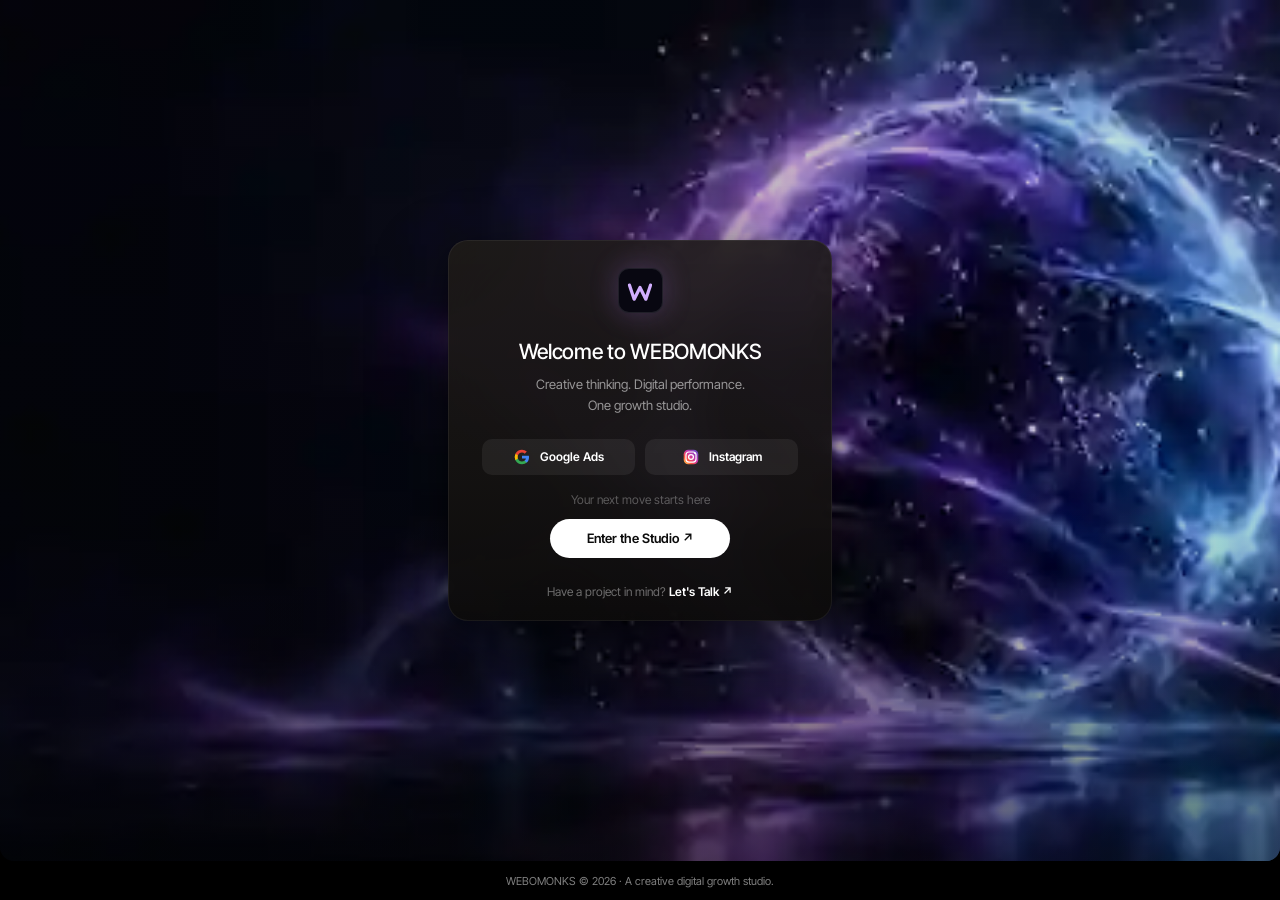
<file: index.html>
<!doctype html><html lang="en"><head><meta charset="utf-8"><meta name="viewport" content="width=device-width,initial-scale=1,viewport-fit=cover"><meta name="theme-color" content="#000000"><meta name="description" content="WEBOMONKS is a digital growth studio for Meta Ads, Google Ads, SEO, social media and conversion-first brand experiences."><meta property="og:title" content="Home | WEBOMONKS"><meta property="og:description" content="WEBOMONKS is a digital growth studio for Meta Ads, Google Ads, SEO, social media and conversion-first brand experiences."><meta property="og:type" content="website"><meta property="og:url" content="https://webomonks.com/"><link rel="canonical" href="https://webomonks.com/"><title>Home | WEBOMONKS — Digital Growth Studio</title><link rel="preconnect" href="https://fonts.googleapis.com"><link rel="preconnect" href="https://fonts.gstatic.com" crossorigin><link href="https://fonts.googleapis.com/css2?family=Geist+Mono:wght@400;500&family=Inter+Tight:wght@400;500;600&family=Outfit:wght@300;400&display=swap" rel="stylesheet"><link rel="stylesheet" href="assets/wafer-theme.css"><script src="assets/wafer-theme.js" defer></script><link rel="icon" type="image/svg+xml" href="/favicon.svg"><meta name="twitter:card" content="summary_large_image"><meta property="og:image" content="https://d8j0ntlcm91z4.cloudfront.net/user_38xzZboKViGWJOttwIXH07lWA1P/hf_20261008_132124_50d78eac-e46e-49d5-a59b-de71f535c38d.png"><meta property="og:image:alt" content="WEBOMONKS cinematic digital growth studio"><meta name="twitter:image" content="https://d8j0ntlcm91z4.cloudfront.net/user_38xzZboKViGWJOttwIXH07lWA1P/hf_20261008_132124_50d78eac-e46e-49d5-a59b-de71f535c38d.png"><script type="application/ld+json">{"@context":"https://schema.org","@graph":[{"@type":"Organization","@id":"https://webomonks.com/#organization","name":"WEBOMONKS","url":"https://webomonks.com/","email":"Webomonks0@gmail.com","telephone":"+91 7088855556","logo":"https://webomonks.com/favicon.svg","contactPoint":{"@type":"ContactPoint","contactType":"customer service","email":"Webomonks0@gmail.com","telephone":"+91 7088855556","availableLanguage":["English","Hindi"]}},{"@type":"WebPage","@id":"https://webomonks.com/#webpage","url":"https://webomonks.com/","name":"Home | WEBOMONKS — Digital Growth Studio","description":"WEBOMONKS is a digital growth studio for Meta Ads, Google Ads, SEO, social media and conversion-first brand experiences.","isPartOf":{"@id":"https://webomonks.com/#website"}},{"@type":"WebSite","@id":"https://webomonks.com/#website","url":"https://webomonks.com/","name":"WEBOMONKS","publisher":{"@id":"https://webomonks.com/#organization"}}]}</script><noscript><style>.auth{display:none!important}.app{opacity:1!important;visibility:visible!important}.rise{opacity:1!important;transform:none!important;filter:none!important}.side{opacity:1!important}</style></noscript></head><body data-page="index" data-title="Home"><a class="wm-skip-link" href="#scroll">Skip to main content</a><div class="auth" id="auth"><div class="stage"><video id="castleVideo" crossorigin="anonymous" muted loop playsinline preload="metadata" poster="https://d8j0ntlcm91z4.cloudfront.net/user_38xzZboKViGWJOttwIXH07lWA1P/hf_20261008_132124_50d78eac-e46e-49d5-a59b-de71f535c38d.png"><source src="https://d8j0ntlcm91z4.cloudfront.net/user_38xzZboKViGWJOttwIXH07lWA1P/hf_20261008_132243_cd48b677-64ff-4623-b56b-b53b043ece5d.mp4" type="video/mp4"></video><canvas class="ascii" id="castleAscii" aria-hidden="true"></canvas><div class="card"><div class="logo-tile"><svg viewBox="0 0 24 24" class="brand-glyph" aria-hidden="true"><path d="M3 7 7 19 12 9 17 19 21 7" fill="none" stroke="currentColor" stroke-width="2.8" stroke-linecap="round" stroke-linejoin="round"/></svg></div><h2>Welcome to WEBOMONKS</h2><p class="card-sub">Creative thinking. Digital performance.<br>One growth studio.</p><div class="oauth"><a href="google-ads.html" aria-label="Explore Google Ads"><svg xmlns="http://www.w3.org/2000/svg" viewBox="0 0 24 24" aria-hidden="true"><path fill="#4285F4" d="M21.35 12.24c0-.7-.06-1.4-.18-2.07H12v3.91h5.24a4.5 4.5 0 0 1-1.95 2.95v2.46h3.18c1.87-1.72 2.88-4.26 2.88-7.25Z"/><path fill="#34A853" d="M12 21.75a9.74 9.74 0 0 0 6.47-2.36l-3.18-2.46c-.88.6-2 .96-3.29.96a5.78 5.78 0 0 1-5.43-4h-3.3v2.55A9.76 9.76 0 0 0 12 21.75Z"/><path fill="#FBBC05" d="M6.57 13.89a5.88 5.88 0 0 1 0-3.78V7.56h-3.3a9.74 9.74 0 0 0 0 8.88l3.3-2.55Z"/><path fill="#EA4335" d="M12 6.11c1.41 0 2.66.49 3.66 1.43l2.75-2.75A9.42 9.42 0 0 0 12 2.25a9.76 9.76 0 0 0-8.73 5.31l3.3 2.55a5.78 5.78 0 0 1 5.43-4Z"/></svg> Google Ads</a><a href="social-media.html" aria-label="Explore Instagram marketing"><svg xmlns="http://www.w3.org/2000/svg" viewBox="0 0 24 24" aria-hidden="true"><defs><linearGradient id="wmIG" x1="0" y1="1" x2="1" y2="0"><stop stop-color="#FFDD55"/><stop offset=".28" stop-color="#FF543E"/><stop offset=".55" stop-color="#C837AB"/><stop offset="1" stop-color="#5655CE"/></linearGradient></defs><rect x="2.3" y="2.3" width="19.4" height="19.4" rx="6.1" fill="url(#wmIG)"/><rect x="5.3" y="5.3" width="13.4" height="13.4" rx="4" fill="none" stroke="#fff" stroke-width="1.6"/><circle cx="12" cy="12" r="3.2" fill="none" stroke="#fff" stroke-width="1.7"/><circle cx="17.1" cy="6.9" r="1.1" fill="#fff"/></svg> Instagram</a></div><div class="or">Your next move starts here</div><button type="button" id="enterStudio" class="create-account">Enter the Studio ↗</button><p class="login">Have a project in mind? <a href="contact.html">Let's Talk ↗</a></p></div></div><div class="legal">WEBOMONKS © 2026 · A creative digital growth studio.</div></div><div class="app" id="app" aria-hidden="true"><aside class="side" id="sidebar" aria-label="WEBOMONKS navigation"><div class="side-top"><a class="wordmark" href="index.html" aria-label="WEBOMONKS home">webomonks.</a><button type="button" class="collapse" id="collapse" aria-label="Collapse sidebar"><svg viewBox="0 0 24 24" xmlns="http://www.w3.org/2000/svg" fill="none" stroke="currentColor" stroke-width="1.65" stroke-linecap="round" stroke-linejoin="round" aria-hidden="true"><rect x="3" y="4" width="18" height="16" rx="3"/><path d="M9 4v16"/></svg></button><button class="mini-open" type="button" id="expand" aria-label="Expand sidebar"><svg width="17" height="17" viewBox="0 0 24 24"><path d="M3 7 7 19 12 9 17 19 21 7" fill="none" stroke="currentColor" stroke-width="2.8" stroke-linecap="round" stroke-linejoin="round"/></svg></button></div><nav id="navMain" aria-label="Services and pages"><a class="nav-link active" href="index.html" aria-current="page"><span class="side-icon"><span class="brand-mark"><svg viewBox="0 0 24 24" xmlns="http://www.w3.org/2000/svg" fill="none" stroke="currentColor" stroke-width="1.65" stroke-linecap="round" stroke-linejoin="round" aria-hidden="true"><path d="m3 11 9-8 9 8v9H3v-9M9 20v-7h6v7"/></svg></span></span><span class="side-label">Overview</span></a><a class="nav-link" href="services.html"><span class="side-icon"><span class="brand-mark"><svg viewBox="0 0 24 24" xmlns="http://www.w3.org/2000/svg" fill="none" stroke="#ffdd91" stroke-width="1.65" stroke-linecap="round" stroke-linejoin="round" aria-hidden="true"><path d="m13 2-10 12h8l-1 8 11-13h-8z"/></svg></span></span><span class="side-label">All Services</span></a><a class="nav-link" href="meta-ads.html"><span class="side-icon"><span class="brand-cluster"><span class="brand-mark"><svg xmlns="http://www.w3.org/2000/svg" viewBox="0 0 48 24" aria-hidden="true"><path fill="none" stroke="#0866FF" stroke-width="3.1" stroke-linecap="round" d="M5.5 17.8C3.9 20.3 1.8 20.1 1.7 17c0-6 4.8-12.4 8.4-12.4 6.3 0 9 16.8 14.7 16.8 4.9 0 7.2-15.6 13.2-16 3.7-.2 8.1 5.7 8.1 11.9 0 4.1-1.3 6.7-4.5 6.7-5.1 0-9.4-17.5-16.3-17.5-4.2 0-7.1 7.3-10.3 11.8Z"/></svg></span><span class="brand-mark"><svg xmlns="http://www.w3.org/2000/svg" viewBox="0 0 24 24" aria-hidden="true"><defs><linearGradient id="wmIG" x1="0" y1="1" x2="1" y2="0"><stop stop-color="#FFDD55"/><stop offset=".28" stop-color="#FF543E"/><stop offset=".55" stop-color="#C837AB"/><stop offset="1" stop-color="#5655CE"/></linearGradient></defs><rect x="2.3" y="2.3" width="19.4" height="19.4" rx="6.1" fill="url(#wmIG)"/><rect x="5.3" y="5.3" width="13.4" height="13.4" rx="4" fill="none" stroke="#fff" stroke-width="1.6"/><circle cx="12" cy="12" r="3.2" fill="none" stroke="#fff" stroke-width="1.7"/><circle cx="17.1" cy="6.9" r="1.1" fill="#fff"/></svg></span></span></span><span class="side-label">Meta Ads</span></a><a class="nav-link" href="google-ads.html"><span class="side-icon"><span class="brand-mark"><svg xmlns="http://www.w3.org/2000/svg" viewBox="0 0 24 24" aria-hidden="true"><path fill="#4285F4" d="M21.35 12.24c0-.7-.06-1.4-.18-2.07H12v3.91h5.24a4.5 4.5 0 0 1-1.95 2.95v2.46h3.18c1.87-1.72 2.88-4.26 2.88-7.25Z"/><path fill="#34A853" d="M12 21.75a9.74 9.74 0 0 0 6.47-2.36l-3.18-2.46c-.88.6-2 .96-3.29.96a5.78 5.78 0 0 1-5.43-4h-3.3v2.55A9.76 9.76 0 0 0 12 21.75Z"/><path fill="#FBBC05" d="M6.57 13.89a5.88 5.88 0 0 1 0-3.78V7.56h-3.3a9.74 9.74 0 0 0 0 8.88l3.3-2.55Z"/><path fill="#EA4335" d="M12 6.11c1.41 0 2.66.49 3.66 1.43l2.75-2.75A9.42 9.42 0 0 0 12 2.25a9.76 9.76 0 0 0-8.73 5.31l3.3 2.55a5.78 5.78 0 0 1 5.43-4Z"/></svg></span></span><span class="side-label">Google Ads</span></a><a class="nav-link" href="seo.html"><span class="side-icon"><span class="brand-mark"><svg viewBox="0 0 24 24" xmlns="http://www.w3.org/2000/svg" fill="none" stroke="#8fe5c3" stroke-width="1.65" stroke-linecap="round" stroke-linejoin="round" aria-hidden="true"><circle cx="10" cy="10" r="6.5"/><path d="m15 15 6 6M7 10h6m-3-3v6"/></svg></span></span><span class="side-label">SEO</span></a><a class="nav-link" href="digital-marketing.html"><span class="side-icon"><span class="brand-mark"><svg viewBox="0 0 24 24" xmlns="http://www.w3.org/2000/svg" fill="none" stroke="#ffdd91" stroke-width="1.65" stroke-linecap="round" stroke-linejoin="round" aria-hidden="true"><path d="m13 2-10 12h8l-1 8 11-13h-8z"/></svg></span></span><span class="side-label">Digital Marketing</span></a><a class="nav-link" href="social-media.html"><span class="side-icon"><span class="brand-cluster"><span class="brand-mark"><svg xmlns="http://www.w3.org/2000/svg" viewBox="0 0 24 24" aria-hidden="true"><defs><linearGradient id="wmIG" x1="0" y1="1" x2="1" y2="0"><stop stop-color="#FFDD55"/><stop offset=".28" stop-color="#FF543E"/><stop offset=".55" stop-color="#C837AB"/><stop offset="1" stop-color="#5655CE"/></linearGradient></defs><rect x="2.3" y="2.3" width="19.4" height="19.4" rx="6.1" fill="url(#wmIG)"/><rect x="5.3" y="5.3" width="13.4" height="13.4" rx="4" fill="none" stroke="#fff" stroke-width="1.6"/><circle cx="12" cy="12" r="3.2" fill="none" stroke="#fff" stroke-width="1.7"/><circle cx="17.1" cy="6.9" r="1.1" fill="#fff"/></svg></span><span class="brand-mark"><svg xmlns="http://www.w3.org/2000/svg" viewBox="0 0 24 24" aria-hidden="true"><rect x="1.7" y="1.7" width="20.6" height="20.6" rx="5" fill="#1877F2"/><path d="M14.8 8.3h2V5.25c-.38-.05-1.58-.14-3.02-.14-3.07 0-5.06 1.85-5.06 5.23v2.62H5.6v3.47h3.12v5.81h3.74v-5.81h3.12l.5-3.47h-3.62v-2.28c0-1 .29-1.68 1.85-1.68h.49Z" fill="#fff"/></svg></span></span></span><span class="side-label">Social Media</span></a><a class="nav-link" href="landing-pages.html"><span class="side-icon"><span class="brand-mark"><svg viewBox="0 0 24 24" xmlns="http://www.w3.org/2000/svg" fill="none" stroke="#d4b0ff" stroke-width="1.65" stroke-linecap="round" stroke-linejoin="round" aria-hidden="true"><rect x="3" y="3" width="18" height="18" rx="3"/><path d="M3 8h18M7 5.5h.01M10 5.5h.01M7 12h10M7 16h6"/></svg></span></span><span class="side-label">Landing Pages</span></a><a class="nav-link" href="strategy.html"><span class="side-icon"><span class="brand-mark"><svg viewBox="0 0 24 24" xmlns="http://www.w3.org/2000/svg" fill="none" stroke="#8ff1d4" stroke-width="1.65" stroke-linecap="round" stroke-linejoin="round" aria-hidden="true"><path d="M4 18V6m0 12h17M8 15l4-5 4 2 4-7"/></svg></span></span><span class="side-label">Strategy</span></a></nav><nav class="side-footer" aria-label="Company pages"><a class="nav-link" href="about.html"><span class="side-icon"><span class="brand-mark"><svg viewBox="0 0 24 24" xmlns="http://www.w3.org/2000/svg" fill="none" stroke="currentColor" stroke-width="1.65" stroke-linecap="round" stroke-linejoin="round" aria-hidden="true"><circle cx="12" cy="8" r="3.2"/><path d="M5 20c0-4.5 14-4.5 14 0"/></svg></span></span><span class="side-label">About</span></a><a class="nav-link" href="insights.html"><span class="side-icon"><span class="brand-mark"><svg viewBox="0 0 24 24" xmlns="http://www.w3.org/2000/svg" fill="none" stroke="#e7b9ff" stroke-width="1.65" stroke-linecap="round" stroke-linejoin="round" aria-hidden="true"><path d="M4 19h16M7 15l4-5 4 2 3-6"/><circle cx="7" cy="15" r="1"/><circle cx="11" cy="10" r="1"/></svg></span></span><span class="side-label">Insights</span></a><a class="nav-link" href="contact.html"><span class="side-icon"><span class="brand-mark"><svg viewBox="0 0 24 24" xmlns="http://www.w3.org/2000/svg" fill="none" stroke="currentColor" stroke-width="1.65" stroke-linecap="round" stroke-linejoin="round" aria-hidden="true"><rect x="2.5" y="4.5" width="19" height="15" rx="3"/><path d="m3 7 9 6 9-6"/></svg></span></span><span class="side-label">Contact</span></a><a class="nav-link wm-wa-nav" href="https://wa.me/917088855556?text=Hello%20WEBOMONKS%2C%20I%20want%20to%20discuss%20a%20project." target="_blank" rel="noopener noreferrer" aria-label="Contact WEBOMONKS on WhatsApp"><span class="side-icon"><svg xmlns="http://www.w3.org/2000/svg" viewBox="0 0 24 24" aria-hidden="true"><path fill="#25D366" d="M12 .5A11.5 11.5 0 0 0 2 17.7L.5 23.5l6-1.5A11.5 11.5 0 1 0 12 .5Z"/><path fill="#fff" d="M17.56 14.59c-.28-.14-1.68-.83-1.94-.92-.26-.1-.45-.14-.64.14-.19.28-.73.92-.9 1.1-.16.19-.33.21-.6.07-.29-.14-1.2-.44-2.29-1.41-.85-.75-1.41-1.68-1.58-1.96-.16-.28-.02-.43.13-.58.13-.13.28-.33.43-.49.14-.16.19-.28.28-.47.1-.19.05-.35-.02-.49-.08-.14-.64-1.54-.88-2.11-.23-.55-.46-.48-.63-.49h-.54c-.19 0-.5.07-.75.35-.26.28-1 1-1 2.37s1.02 2.72 1.16 2.91c.14.19 2 3.05 4.84 4.28.67.29 1.2.46 1.61.59.68.22 1.3.19 1.79.12.54-.08 1.68-.69 1.92-1.35.23-.66.23-1.23.16-1.35-.07-.11-.26-.18-.54-.32Z"/></svg></span><span class="side-label">WhatsApp</span></a><a class="nav-link wm-mail-nav" href="mailto:Webomonks0@gmail.com" aria-label="Email WEBOMONKS"><span class="side-icon"><svg xmlns="http://www.w3.org/2000/svg" viewBox="0 0 24 24" fill="none" stroke="currentColor" stroke-width="1.6" stroke-linecap="round" stroke-linejoin="round" aria-hidden="true"><rect x="2.5" y="4.5" width="19" height="15" rx="2.5"/><path d="m3.5 6.5 8.5 6.5 8.5-6.5"/></svg></span><span class="side-label">Email Us</span></a></nav></aside><section class="panel" id="panel" aria-label="WEBOMONKS digital growth dashboard"><video id="skyVideo" crossorigin="anonymous" muted loop playsinline preload="none" poster="https://d8j0ntlcm91z4.cloudfront.net/user_38xzZboKViGWJOttwIXH07lWA1P/hf_20261008_132137_6359ecf6-579c-4ff9-9f28-b220076e9195.png"><source src="https://d8j0ntlcm91z4.cloudfront.net/user_38xzZboKViGWJOttwIXH07lWA1P/hf_20261008_132231_6df9b9a8-6975-4855-bdd8-5d72911d6ca5.mp4" type="video/mp4"></video><canvas class="ascii" id="skyAscii" aria-hidden="true"></canvas><div class="wm-light-field" aria-hidden="true"><span class="wm-light-drift wm-light-drift-cyan"></span><span class="wm-light-drift wm-light-drift-lilac"></span><span class="wm-light-drift wm-light-drift-rose"></span><span class="wm-light-halo"></span></div><button type="button" class="search-pill" id="search" aria-expanded="false" aria-controls="studioSearch" aria-label="Search services"><svg viewBox="0 0 24 24" xmlns="http://www.w3.org/2000/svg" fill="none" stroke="currentColor" stroke-width="1.65" stroke-linecap="round" stroke-linejoin="round" aria-hidden="true"><circle cx="10.7" cy="10.7" r="6.8"/><path d="m16 16 5 5"/></svg><kbd>/</kbd></button><div class="studio-search" id="studioSearch" hidden><label for="studioSearchInput" class="sr-only">Search pages</label><input id="studioSearchInput" type="search" placeholder="Search services, SEO, Google Ads…"><div class="studio-search-results" id="studioSearchResults"></div><small>Press Esc to close · Enter to open a result</small></div><main class="scroller" id="scroll"><div class="column"><header class="hero rise" style="--i:0"><span class="hero-badge"><span class="brand-mark"><svg viewBox="0 0 24 24" xmlns="http://www.w3.org/2000/svg" fill="none" stroke="currentColor" stroke-width="1.65" stroke-linecap="round" stroke-linejoin="round" aria-hidden="true"><path d="m3 11 9-8 9 8v9H3v-9M9 20v-7h6v7"/></svg></span> WEBOMONKS / HOME</span><div class="hero-orbit wm-luminous-orbit" aria-hidden="true"><span class="wm-orb-sheen"></span><span class="wm-orbit-trail wm-orbit-trail-one"></span><span class="wm-orbit-trail wm-orbit-trail-two"></span><canvas id="scene3d" aria-hidden="true"></canvas></div><h1>Welcome to WEBOMONKS. <br>Make your next move matter.</h1><p>Creative ideas, search visibility and performance marketing—all working toward growth.</p><div class="channel-strip"><a class="channel-pill" href="google-ads.html"><svg xmlns="http://www.w3.org/2000/svg" viewBox="0 0 24 24" aria-hidden="true"><path fill="#4285F4" d="M21.35 12.24c0-.7-.06-1.4-.18-2.07H12v3.91h5.24a4.5 4.5 0 0 1-1.95 2.95v2.46h3.18c1.87-1.72 2.88-4.26 2.88-7.25Z"/><path fill="#34A853" d="M12 21.75a9.74 9.74 0 0 0 6.47-2.36l-3.18-2.46c-.88.6-2 .96-3.29.96a5.78 5.78 0 0 1-5.43-4h-3.3v2.55A9.76 9.76 0 0 0 12 21.75Z"/><path fill="#FBBC05" d="M6.57 13.89a5.88 5.88 0 0 1 0-3.78V7.56h-3.3a9.74 9.74 0 0 0 0 8.88l3.3-2.55Z"/><path fill="#EA4335" d="M12 6.11c1.41 0 2.66.49 3.66 1.43l2.75-2.75A9.42 9.42 0 0 0 12 2.25a9.76 9.76 0 0 0-8.73 5.31l3.3 2.55a5.78 5.78 0 0 1 5.43-4Z"/></svg> Google Ads</a><a class="channel-pill" href="meta-ads.html"><svg xmlns="http://www.w3.org/2000/svg" viewBox="0 0 48 24" aria-hidden="true"><path fill="none" stroke="#0866FF" stroke-width="3.1" stroke-linecap="round" d="M5.5 17.8C3.9 20.3 1.8 20.1 1.7 17c0-6 4.8-12.4 8.4-12.4 6.3 0 9 16.8 14.7 16.8 4.9 0 7.2-15.6 13.2-16 3.7-.2 8.1 5.7 8.1 11.9 0 4.1-1.3 6.7-4.5 6.7-5.1 0-9.4-17.5-16.3-17.5-4.2 0-7.1 7.3-10.3 11.8Z"/></svg> Meta Ads</a><a class="channel-pill" href="social-media.html"><svg xmlns="http://www.w3.org/2000/svg" viewBox="0 0 24 24" aria-hidden="true"><defs><linearGradient id="wmIG" x1="0" y1="1" x2="1" y2="0"><stop stop-color="#FFDD55"/><stop offset=".28" stop-color="#FF543E"/><stop offset=".55" stop-color="#C837AB"/><stop offset="1" stop-color="#5655CE"/></linearGradient></defs><rect x="2.3" y="2.3" width="19.4" height="19.4" rx="6.1" fill="url(#wmIG)"/><rect x="5.3" y="5.3" width="13.4" height="13.4" rx="4" fill="none" stroke="#fff" stroke-width="1.6"/><circle cx="12" cy="12" r="3.2" fill="none" stroke="#fff" stroke-width="1.7"/><circle cx="17.1" cy="6.9" r="1.1" fill="#fff"/></svg> Instagram</a><a class="channel-pill" href="seo.html"><svg viewBox="0 0 24 24" xmlns="http://www.w3.org/2000/svg" fill="none" stroke="#8fe5c3" stroke-width="1.65" stroke-linecap="round" stroke-linejoin="round" aria-hidden="true"><circle cx="10" cy="10" r="6.5"/><path d="m15 15 6 6M7 10h6m-3-3v6"/></svg> SEO</a></div></header><div class="get-wrap rise" style="--i:4"><div class="get-inner"><div class="burst" aria-hidden="true"><div class="burst-dots"></div><svg class="burst-rays" viewBox="0 0 400 300" aria-hidden="true"><defs><radialGradient id="rayFade"><stop offset="0%" stop-color="#fff" stop-opacity=".95"/><stop offset="55%" stop-color="#fff" stop-opacity=".45"/><stop offset="100%" stop-color="#fff" stop-opacity="0"/></radialGradient></defs><line x1="222" y1="150" x2="340" y2="150" stroke="url(#rayFade)" stroke-width=".85" style="animation:ray-pulse 4s ease-in-out infinite;animation-delay:0s"/><line x1="221.34650597807192" y1="155.3222817031927" x2="387.2670751712673" y2="196.69092585073588" stroke="url(#rayFade)" stroke-width=".85" style="animation:ray-pulse 4s ease-in-out infinite;animation-delay:0.18s"/><line x1="218.85768061544647" y1="161.3308376480212" x2="325.1464259025084" y2="225.1955589368679" stroke="url(#rayFade)" stroke-width=".85" style="animation:ray-pulse 4s ease-in-out infinite;animation-delay:0.36s"/><line x1="213.54455245716449" y1="167.33623657934788" x2="322.516633589806" y2="306.8141399677377" stroke="url(#rayFade)" stroke-width=".85" style="animation:ray-pulse 4s ease-in-out infinite;animation-delay:0.54s"/><line x1="208.24134505515008" y1="170.39804480046934" x2="256.9402021992186" y2="290.9319458941517" stroke="url(#rayFade)" stroke-width=".85" style="animation:ray-pulse 4s ease-in-out infinite;animation-delay:0.72s"/><line x1="200" y1="172" x2="200" y2="355" stroke="url(#rayFade)" stroke-width=".85" style="animation:ray-pulse 4s ease-in-out infinite;animation-delay:0.8999999999999999s"/><line x1="193.20162612375117" y1="170.92324335849338" x2="151.17531488875832" y2="300.2669295746343" stroke="url(#rayFade)" stroke-width=".85" style="animation:ray-pulse 4s ease-in-out infinite;animation-delay:1.08s"/><line x1="187.6977561236436" y1="168.2388265962109" x2="82.01029736767245" y2="324.9269278091138" stroke="url(#rayFade)" stroke-width=".85" style="animation:ray-pulse 4s ease-in-out infinite;animation-delay:0s"/><line x1="182.90278884794665" y1="163.84504860309642" x2="72.5480623210568" y2="253.2085441321734" stroke="url(#rayFade)" stroke-width=".85" style="animation:ray-pulse 4s ease-in-out infinite;animation-delay:0.18s"/><line x1="179.32676234271003" y1="157.52444315316473" x2="-3.913298710542108" y2="224.21837110167013" stroke="url(#rayFade)" stroke-width=".85" style="animation:ray-pulse 4s ease-in-out infinite;animation-delay:0.36s"/><line x1="178" y1="150" x2="30" y2="150.00000000000003" stroke="url(#rayFade)" stroke-width=".85" style="animation:ray-pulse 4s ease-in-out infinite;animation-delay:0.54s"/><line x1="178.9612953688132" y1="143.5678224960998" x2="-13.25596057975693" y2="84.80110984682979" stroke="url(#rayFade)" stroke-width=".85" style="animation:ray-pulse 4s ease-in-out infinite;animation-delay:0.72s"/><line x1="181.7611734037891" y1="137.6977561236436" x2="54.08938723031264" y2="51.58204898914859" stroke="url(#rayFade)" stroke-width=".85" style="animation:ray-pulse 4s ease-in-out infinite;animation-delay:0.8999999999999999s"/><line x1="186.76006949065493" y1="132.43001877895955" x2="62.18435969818094" y2="-32.88753180083006" stroke="url(#rayFade)" stroke-width=".85" style="animation:ray-pulse 4s ease-in-out infinite;animation-delay:1.08s"/><line x1="192.83750060194257" y1="129.198591336815" x2="140.7465958887975" y2="-22.084380759075657" stroke="url(#rayFade)" stroke-width=".85" style="animation:ray-pulse 4s ease-in-out infinite;animation-delay:0s"/><line x1="200" y1="128" x2="199.99999999999994" y2="-85" stroke="url(#rayFade)" stroke-width=".85" style="animation:ray-pulse 4s ease-in-out infinite;animation-delay:0.18s"/><line x1="206.79837387624883" y1="129.07675664150662" x2="258.0951949424901" y2="-28.798625063488885" stroke="url(#rayFade)" stroke-width=".85" style="animation:ray-pulse 4s ease-in-out infinite;animation-delay:0.36s"/><line x1="212.9312755504344" y1="132.20162612375117" x2="282.87772057323866" y2="35.928603793132396" stroke="url(#rayFade)" stroke-width=".85" style="animation:ray-pulse 4s ease-in-out infinite;animation-delay:0.54s"/><line x1="217.33623657934788" y1="136.45544754283551" x2="352.874086199704" y2="30.561673786822183" stroke="url(#rayFade)" stroke-width=".85" style="animation:ray-pulse 4s ease-in-out infinite;animation-delay:0.72s"/><line x1="220.80140866318496" y1="142.83750060194254" x2="338.99123061309956" y2="102.14148129479784" stroke="url(#rayFade)" stroke-width=".85" style="animation:ray-pulse 4s ease-in-out infinite;animation-delay:0.8999999999999999s"/></svg><div class="burst-tile"><svg viewBox="0 0 24 24"><path d="M3 7 7 19 12 9 17 19 21 7" fill="none" stroke="currentColor" stroke-width="2.8" stroke-linecap="round" stroke-linejoin="round"/></svg></div></div><div class="get-header"><span>YOUR GROWTH PLAYBOOK</span><span class="get-status">3 essential moves <span class="spinner" aria-hidden="true"></span></span></div><ol class="get-list"><li><span class="check-circle"><svg viewBox="0 0 24 24" xmlns="http://www.w3.org/2000/svg" fill="none" stroke="currentColor" stroke-width="1.65" stroke-linecap="round" stroke-linejoin="round" aria-hidden="true"><path d="m5 12 4 4L19 6"/></svg></span><span>01. Understand your goals and audience</span></li><li><span class="check-circle"><svg viewBox="0 0 24 24" xmlns="http://www.w3.org/2000/svg" fill="none" stroke="currentColor" stroke-width="1.65" stroke-linecap="round" stroke-linejoin="round" aria-hidden="true"><path d="m5 12 4 4L19 6"/></svg></span><span>02. Choose smarter channels and creative</span></li><li><a href="contact.html" aria-label="Discuss your growth plan"><span class="check-circle"><svg viewBox="0 0 24 24" xmlns="http://www.w3.org/2000/svg" fill="none" stroke="currentColor" stroke-width="1.65" stroke-linecap="round" stroke-linejoin="round" aria-hidden="true"><path d="M5 12h14m-7-7 7 7-7 7"/></svg></span><span>03. Let's build your next growth move</span><span class="chev"><svg viewBox="0 0 24 24" xmlns="http://www.w3.org/2000/svg" fill="none" stroke="currentColor" stroke-width="1.65" stroke-linecap="round" stroke-linejoin="round" aria-hidden="true"><path d="M5 12h14m-7-7 7 7-7 7"/></svg></span></a></li></ol></div></div><h3 class="subhead rise" style="--i:5">Services built for growth</h3><section class="model-block rise first" style="--i:6" data-service="meta ads"><div class="model-name"><span class="badge"><span class="brand-cluster"><span class="brand-mark"><svg xmlns="http://www.w3.org/2000/svg" viewBox="0 0 48 24" aria-hidden="true"><path fill="none" stroke="#0866FF" stroke-width="3.1" stroke-linecap="round" d="M5.5 17.8C3.9 20.3 1.8 20.1 1.7 17c0-6 4.8-12.4 8.4-12.4 6.3 0 9 16.8 14.7 16.8 4.9 0 7.2-15.6 13.2-16 3.7-.2 8.1 5.7 8.1 11.9 0 4.1-1.3 6.7-4.5 6.7-5.1 0-9.4-17.5-16.3-17.5-4.2 0-7.1 7.3-10.3 11.8Z"/></svg></span><span class="brand-mark"><svg xmlns="http://www.w3.org/2000/svg" viewBox="0 0 24 24" aria-hidden="true"><defs><linearGradient id="wmIG" x1="0" y1="1" x2="1" y2="0"><stop stop-color="#FFDD55"/><stop offset=".28" stop-color="#FF543E"/><stop offset=".55" stop-color="#C837AB"/><stop offset="1" stop-color="#5655CE"/></linearGradient></defs><rect x="2.3" y="2.3" width="19.4" height="19.4" rx="6.1" fill="url(#wmIG)"/><rect x="5.3" y="5.3" width="13.4" height="13.4" rx="4" fill="none" stroke="#fff" stroke-width="1.6"/><circle cx="12" cy="12" r="3.2" fill="none" stroke="#fff" stroke-width="1.7"/><circle cx="17.1" cy="6.9" r="1.1" fill="#fff"/></svg></span></span></span>Meta Ads</div><div class="model-card"><button type="button" class="model-summary" aria-expanded="false"><span class="model-desc">Better Facebook and Instagram campaigns start with better creative and targeting.</span><div class="tags"><span class="tag"><svg viewBox="0 0 24 24" xmlns="http://www.w3.org/2000/svg" fill="none" stroke="#8ff1d4" stroke-width="1.65" stroke-linecap="round" stroke-linejoin="round" aria-hidden="true"><path d="M4 18V6m0 12h17M8 15l4-5 4 2 4-7"/></svg>Planning</span><span class="tag"><svg viewBox="0 0 24 24" xmlns="http://www.w3.org/2000/svg" fill="none" stroke="#ffdd91" stroke-width="1.65" stroke-linecap="round" stroke-linejoin="round" aria-hidden="true"><path d="m13 2-10 12h8l-1 8 11-13h-8z"/></svg>Creative</span><span class="tag"><svg viewBox="0 0 24 24" xmlns="http://www.w3.org/2000/svg" fill="none" stroke="#e7b9ff" stroke-width="1.65" stroke-linecap="round" stroke-linejoin="round" aria-hidden="true"><path d="M4 19h16M7 15l4-5 4 2 3-6"/><circle cx="7" cy="15" r="1"/><circle cx="11" cy="10" r="1"/></svg>Measurement</span></div><div class="stats"><div class="stat"><div class="stat-label">FOCUS</div><div class="stat-value">Facebook + Instagram</div></div><div class="stat"><div class="stat-label">CHANNEL</div><div class="stat-value">Creative &amp; targeting</div></div><div class="stat"><div class="stat-label">OUTCOME</div><div class="stat-value">Lead generation</div></div></div><span class="toggle-pill" aria-hidden="true"><svg viewBox="0 0 24 24" xmlns="http://www.w3.org/2000/svg" fill="none" stroke="currentColor" stroke-width="1.65" stroke-linecap="round" stroke-linejoin="round" aria-hidden="true"><path d="m6 9 6 6 6-6"/></svg></span></button><div class="expanded"><div class="expanded-clip"><div class="code-box"><h3 class="subhead">What we can help you achieve</h3><p class="detail-intro">Better Facebook and Instagram campaigns start with better creative and targeting.</p><ul class="service-points"><li>Audience intelligence: Research customer segments and shape purposeful targeting.</li><li>Creative testing: Test hooks, formats and messaging without guessing.</li><li>Lead generation: Bring relevant prospects into a clear enquiry journey.</li><li>Retargeting: Reconnect with people who have already shown interest.</li><li>Pixel &amp; event setup: Measure meaningful on-site events and conversions.</li></ul><a class="service-action" href="contact.html?service=Meta%20Ads">Discuss Meta Ads ↗</a> <a href="meta-ads.html" style="display:inline-flex;color:#d6c5ff;font-size:12px;margin:15px">Full details →</a></div></div></div></div></section><section class="model-block rise" style="--i:7.4" data-service="google ads"><div class="model-name"><span class="badge"><span class="brand-mark"><svg xmlns="http://www.w3.org/2000/svg" viewBox="0 0 24 24" aria-hidden="true"><path fill="#4285F4" d="M21.35 12.24c0-.7-.06-1.4-.18-2.07H12v3.91h5.24a4.5 4.5 0 0 1-1.95 2.95v2.46h3.18c1.87-1.72 2.88-4.26 2.88-7.25Z"/><path fill="#34A853" d="M12 21.75a9.74 9.74 0 0 0 6.47-2.36l-3.18-2.46c-.88.6-2 .96-3.29.96a5.78 5.78 0 0 1-5.43-4h-3.3v2.55A9.76 9.76 0 0 0 12 21.75Z"/><path fill="#FBBC05" d="M6.57 13.89a5.88 5.88 0 0 1 0-3.78V7.56h-3.3a9.74 9.74 0 0 0 0 8.88l3.3-2.55Z"/><path fill="#EA4335" d="M12 6.11c1.41 0 2.66.49 3.66 1.43l2.75-2.75A9.42 9.42 0 0 0 12 2.25a9.76 9.76 0 0 0-8.73 5.31l3.3 2.55a5.78 5.78 0 0 1 5.43-4Z"/></svg></span></span>Google Ads</div><div class="model-card"><button type="button" class="model-summary" aria-expanded="false"><span class="model-desc">Turn intent into measurable Google Ads campaigns.</span><div class="tags"><span class="tag"><svg viewBox="0 0 24 24" xmlns="http://www.w3.org/2000/svg" fill="none" stroke="#8ff1d4" stroke-width="1.65" stroke-linecap="round" stroke-linejoin="round" aria-hidden="true"><path d="M4 18V6m0 12h17M8 15l4-5 4 2 4-7"/></svg>Planning</span><span class="tag"><svg viewBox="0 0 24 24" xmlns="http://www.w3.org/2000/svg" fill="none" stroke="#ffdd91" stroke-width="1.65" stroke-linecap="round" stroke-linejoin="round" aria-hidden="true"><path d="m13 2-10 12h8l-1 8 11-13h-8z"/></svg>Creative</span><span class="tag"><svg viewBox="0 0 24 24" xmlns="http://www.w3.org/2000/svg" fill="none" stroke="#e7b9ff" stroke-width="1.65" stroke-linecap="round" stroke-linejoin="round" aria-hidden="true"><path d="M4 19h16M7 15l4-5 4 2 3-6"/><circle cx="7" cy="15" r="1"/><circle cx="11" cy="10" r="1"/></svg>Measurement</span></div><div class="stats"><div class="stat"><div class="stat-label">FOCUS</div><div class="stat-value">Search campaigns</div></div><div class="stat"><div class="stat-label">CHANNEL</div><div class="stat-value">High-intent clicks</div></div><div class="stat"><div class="stat-label">OUTCOME</div><div class="stat-value">Conversion goals</div></div></div><span class="toggle-pill" aria-hidden="true"><svg viewBox="0 0 24 24" xmlns="http://www.w3.org/2000/svg" fill="none" stroke="currentColor" stroke-width="1.65" stroke-linecap="round" stroke-linejoin="round" aria-hidden="true"><path d="m6 9 6 6 6-6"/></svg></span></button><div class="expanded"><div class="expanded-clip"><div class="code-box"><h3 class="subhead">What we can help you achieve</h3><p class="detail-intro">Turn intent into measurable Google Ads campaigns.</p><ul class="service-points"><li>Search intent mapping: Identify relevant keyword themes based on your offering.</li><li>Campaign architecture: Organize ads and targeting around clear business goals.</li><li>Responsive ad copy: Create persuasive, relevant copy for search placements.</li><li>Landing page alignment: Match ad expectations with a focused destination.</li><li>Conversion tracking: Track high-value actions instead of vanity clicks.</li></ul><a class="service-action" href="contact.html?service=Google%20Ads">Discuss Google Ads ↗</a> <a href="google-ads.html" style="display:inline-flex;color:#d6c5ff;font-size:12px;margin:15px">Full details →</a></div></div></div></div></section><section class="model-block rise" style="--i:8.8" data-service="seo services"><div class="model-name"><span class="badge"><span class="brand-mark"><svg viewBox="0 0 24 24" xmlns="http://www.w3.org/2000/svg" fill="none" stroke="#8fe5c3" stroke-width="1.65" stroke-linecap="round" stroke-linejoin="round" aria-hidden="true"><circle cx="10" cy="10" r="6.5"/><path d="m15 15 6 6M7 10h6m-3-3v6"/></svg></span></span>SEO Services</div><div class="model-card"><button type="button" class="model-summary" aria-expanded="false"><span class="model-desc">Help more people discover your website with thoughtful SEO.</span><div class="tags"><span class="tag"><svg viewBox="0 0 24 24" xmlns="http://www.w3.org/2000/svg" fill="none" stroke="#8ff1d4" stroke-width="1.65" stroke-linecap="round" stroke-linejoin="round" aria-hidden="true"><path d="M4 18V6m0 12h17M8 15l4-5 4 2 4-7"/></svg>Planning</span><span class="tag"><svg viewBox="0 0 24 24" xmlns="http://www.w3.org/2000/svg" fill="none" stroke="#ffdd91" stroke-width="1.65" stroke-linecap="round" stroke-linejoin="round" aria-hidden="true"><path d="m13 2-10 12h8l-1 8 11-13h-8z"/></svg>Creative</span><span class="tag"><svg viewBox="0 0 24 24" xmlns="http://www.w3.org/2000/svg" fill="none" stroke="#e7b9ff" stroke-width="1.65" stroke-linecap="round" stroke-linejoin="round" aria-hidden="true"><path d="M4 19h16M7 15l4-5 4 2 3-6"/><circle cx="7" cy="15" r="1"/><circle cx="11" cy="10" r="1"/></svg>Measurement</span></div><div class="stats"><div class="stat"><div class="stat-label">FOCUS</div><div class="stat-value">Search visibility</div></div><div class="stat"><div class="stat-label">CHANNEL</div><div class="stat-value">Technical + content</div></div><div class="stat"><div class="stat-label">OUTCOME</div><div class="stat-value">Organic growth</div></div></div><span class="toggle-pill" aria-hidden="true"><svg viewBox="0 0 24 24" xmlns="http://www.w3.org/2000/svg" fill="none" stroke="currentColor" stroke-width="1.65" stroke-linecap="round" stroke-linejoin="round" aria-hidden="true"><path d="m6 9 6 6 6-6"/></svg></span></button><div class="expanded"><div class="expanded-clip"><div class="code-box"><h3 class="subhead">What we can help you achieve</h3><p class="detail-intro">Help more people discover your website with thoughtful SEO.</p><ul class="service-points"><li>Technical audit: Review crawlability, indexing and website structure.</li><li>Keyword planning: Map topics and queries to useful pages and content.</li><li>On-page optimization: Improve titles, page structure and search relevance.</li><li>Content direction: Create helpful content grounded in audience questions.</li><li>Local SEO: Strengthen location-relevant discovery where appropriate.</li></ul><a class="service-action" href="contact.html?service=SEO%20Services">Discuss SEO Services ↗</a> <a href="seo.html" style="display:inline-flex;color:#d6c5ff;font-size:12px;margin:15px">Full details →</a></div></div></div></div></section><section class="model-block rise" style="--i:10.2" data-service="digital marketing"><div class="model-name"><span class="badge"><span class="brand-mark"><svg viewBox="0 0 24 24" xmlns="http://www.w3.org/2000/svg" fill="none" stroke="#ffdd91" stroke-width="1.65" stroke-linecap="round" stroke-linejoin="round" aria-hidden="true"><path d="m13 2-10 12h8l-1 8 11-13h-8z"/></svg></span></span>Digital Marketing</div><div class="model-card"><button type="button" class="model-summary" aria-expanded="false"><span class="model-desc">Unite your digital marketing channels around your business goals.</span><div class="tags"><span class="tag"><svg viewBox="0 0 24 24" xmlns="http://www.w3.org/2000/svg" fill="none" stroke="#8ff1d4" stroke-width="1.65" stroke-linecap="round" stroke-linejoin="round" aria-hidden="true"><path d="M4 18V6m0 12h17M8 15l4-5 4 2 4-7"/></svg>Planning</span><span class="tag"><svg viewBox="0 0 24 24" xmlns="http://www.w3.org/2000/svg" fill="none" stroke="#ffdd91" stroke-width="1.65" stroke-linecap="round" stroke-linejoin="round" aria-hidden="true"><path d="m13 2-10 12h8l-1 8 11-13h-8z"/></svg>Creative</span><span class="tag"><svg viewBox="0 0 24 24" xmlns="http://www.w3.org/2000/svg" fill="none" stroke="#e7b9ff" stroke-width="1.65" stroke-linecap="round" stroke-linejoin="round" aria-hidden="true"><path d="M4 19h16M7 15l4-5 4 2 3-6"/><circle cx="7" cy="15" r="1"/><circle cx="11" cy="10" r="1"/></svg>Measurement</span></div><div class="stats"><div class="stat"><div class="stat-label">FOCUS</div><div class="stat-value">Multi-channel</div></div><div class="stat"><div class="stat-label">CHANNEL</div><div class="stat-value">Growth roadmap</div></div><div class="stat"><div class="stat-label">OUTCOME</div><div class="stat-value">Performance signals</div></div></div><span class="toggle-pill" aria-hidden="true"><svg viewBox="0 0 24 24" xmlns="http://www.w3.org/2000/svg" fill="none" stroke="currentColor" stroke-width="1.65" stroke-linecap="round" stroke-linejoin="round" aria-hidden="true"><path d="m6 9 6 6 6-6"/></svg></span></button><div class="expanded"><div class="expanded-clip"><div class="code-box"><h3 class="subhead">What we can help you achieve</h3><p class="detail-intro">Unite your digital marketing channels around your business goals.</p><ul class="service-points"><li>Growth planning: Identify priorities based on your business stage.</li><li>Channel selection: Choose the right mix of paid and organic efforts.</li><li>Customer journey: Understand how people discover, evaluate and convert.</li><li>Content direction: Plan useful messaging and creative themes.</li><li>Campaign coordination: Keep paid media and organic activity aligned.</li></ul><a class="service-action" href="contact.html?service=Digital%20Marketing">Discuss Digital Marketing ↗</a> <a href="digital-marketing.html" style="display:inline-flex;color:#d6c5ff;font-size:12px;margin:15px">Full details →</a></div></div></div></div></section><section class="model-block rise" style="--i:11.6" data-service="social media"><div class="model-name"><span class="badge"><span class="brand-cluster"><span class="brand-mark"><svg xmlns="http://www.w3.org/2000/svg" viewBox="0 0 24 24" aria-hidden="true"><defs><linearGradient id="wmIG" x1="0" y1="1" x2="1" y2="0"><stop stop-color="#FFDD55"/><stop offset=".28" stop-color="#FF543E"/><stop offset=".55" stop-color="#C837AB"/><stop offset="1" stop-color="#5655CE"/></linearGradient></defs><rect x="2.3" y="2.3" width="19.4" height="19.4" rx="6.1" fill="url(#wmIG)"/><rect x="5.3" y="5.3" width="13.4" height="13.4" rx="4" fill="none" stroke="#fff" stroke-width="1.6"/><circle cx="12" cy="12" r="3.2" fill="none" stroke="#fff" stroke-width="1.7"/><circle cx="17.1" cy="6.9" r="1.1" fill="#fff"/></svg></span><span class="brand-mark"><svg xmlns="http://www.w3.org/2000/svg" viewBox="0 0 24 24" aria-hidden="true"><rect x="1.7" y="1.7" width="20.6" height="20.6" rx="5" fill="#1877F2"/><path d="M14.8 8.3h2V5.25c-.38-.05-1.58-.14-3.02-.14-3.07 0-5.06 1.85-5.06 5.23v2.62H5.6v3.47h3.12v5.81h3.74v-5.81h3.12l.5-3.47h-3.62v-2.28c0-1 .29-1.68 1.85-1.68h.49Z" fill="#fff"/></svg></span></span></span>Social Media</div><div class="model-card"><button type="button" class="model-summary" aria-expanded="false"><span class="model-desc">Build social media content that people want to follow.</span><div class="tags"><span class="tag"><svg viewBox="0 0 24 24" xmlns="http://www.w3.org/2000/svg" fill="none" stroke="#8ff1d4" stroke-width="1.65" stroke-linecap="round" stroke-linejoin="round" aria-hidden="true"><path d="M4 18V6m0 12h17M8 15l4-5 4 2 4-7"/></svg>Planning</span><span class="tag"><svg viewBox="0 0 24 24" xmlns="http://www.w3.org/2000/svg" fill="none" stroke="#ffdd91" stroke-width="1.65" stroke-linecap="round" stroke-linejoin="round" aria-hidden="true"><path d="m13 2-10 12h8l-1 8 11-13h-8z"/></svg>Creative</span><span class="tag"><svg viewBox="0 0 24 24" xmlns="http://www.w3.org/2000/svg" fill="none" stroke="#e7b9ff" stroke-width="1.65" stroke-linecap="round" stroke-linejoin="round" aria-hidden="true"><path d="M4 19h16M7 15l4-5 4 2 3-6"/><circle cx="7" cy="15" r="1"/><circle cx="11" cy="10" r="1"/></svg>Measurement</span></div><div class="stats"><div class="stat"><div class="stat-label">FOCUS</div><div class="stat-value">Instagram + Facebook</div></div><div class="stat"><div class="stat-label">CHANNEL</div><div class="stat-value">Creative direction</div></div><div class="stat"><div class="stat-label">OUTCOME</div><div class="stat-value">Brand engagement</div></div></div><span class="toggle-pill" aria-hidden="true"><svg viewBox="0 0 24 24" xmlns="http://www.w3.org/2000/svg" fill="none" stroke="currentColor" stroke-width="1.65" stroke-linecap="round" stroke-linejoin="round" aria-hidden="true"><path d="m6 9 6 6 6-6"/></svg></span></button><div class="expanded"><div class="expanded-clip"><div class="code-box"><h3 class="subhead">What we can help you achieve</h3><p class="detail-intro">Build social media content that people want to follow.</p><ul class="service-points"><li>Brand voice: Establish a clear visual and written identity.</li><li>Content pillars: Define recurring topics relevant to your audience.</li><li>Creative concepts: Design repeatable content directions and formats.</li><li>Publishing plan: Organize content around a realistic cadence.</li><li>Community approach: Plan engagement with your audience.</li></ul><a class="service-action" href="contact.html?service=Social%20Media">Discuss Social Media ↗</a> <a href="social-media.html" style="display:inline-flex;color:#d6c5ff;font-size:12px;margin:15px">Full details →</a></div></div></div></div></section><section class="model-block rise" style="--i:13" data-service="landing pages"><div class="model-name"><span class="badge"><span class="brand-mark"><svg viewBox="0 0 24 24" xmlns="http://www.w3.org/2000/svg" fill="none" stroke="#d4b0ff" stroke-width="1.65" stroke-linecap="round" stroke-linejoin="round" aria-hidden="true"><rect x="3" y="3" width="18" height="18" rx="3"/><path d="M3 8h18M7 5.5h.01M10 5.5h.01M7 12h10M7 16h6"/></svg></span></span>Landing Pages</div><div class="model-card"><button type="button" class="model-summary" aria-expanded="false"><span class="model-desc">Campaign landing pages that make it easy for customers to act.</span><div class="tags"><span class="tag"><svg viewBox="0 0 24 24" xmlns="http://www.w3.org/2000/svg" fill="none" stroke="#8ff1d4" stroke-width="1.65" stroke-linecap="round" stroke-linejoin="round" aria-hidden="true"><path d="M4 18V6m0 12h17M8 15l4-5 4 2 4-7"/></svg>Planning</span><span class="tag"><svg viewBox="0 0 24 24" xmlns="http://www.w3.org/2000/svg" fill="none" stroke="#ffdd91" stroke-width="1.65" stroke-linecap="round" stroke-linejoin="round" aria-hidden="true"><path d="m13 2-10 12h8l-1 8 11-13h-8z"/></svg>Creative</span><span class="tag"><svg viewBox="0 0 24 24" xmlns="http://www.w3.org/2000/svg" fill="none" stroke="#e7b9ff" stroke-width="1.65" stroke-linecap="round" stroke-linejoin="round" aria-hidden="true"><path d="M4 19h16M7 15l4-5 4 2 3-6"/><circle cx="7" cy="15" r="1"/><circle cx="11" cy="10" r="1"/></svg>Measurement</span></div><div class="stats"><div class="stat"><div class="stat-label">FOCUS</div><div class="stat-value">Responsive design</div></div><div class="stat"><div class="stat-label">CHANNEL</div><div class="stat-value">Clear calls to action</div></div><div class="stat"><div class="stat-label">OUTCOME</div><div class="stat-value">Conversion journey</div></div></div><span class="toggle-pill" aria-hidden="true"><svg viewBox="0 0 24 24" xmlns="http://www.w3.org/2000/svg" fill="none" stroke="currentColor" stroke-width="1.65" stroke-linecap="round" stroke-linejoin="round" aria-hidden="true"><path d="m6 9 6 6 6-6"/></svg></span></button><div class="expanded"><div class="expanded-clip"><div class="code-box"><h3 class="subhead">What we can help you achieve</h3><p class="detail-intro">Campaign landing pages that make it easy for customers to act.</p><ul class="service-points"><li>Offer hierarchy: Present your value clearly and quickly.</li><li>Conversion copy: Create focused messaging that answers buyer questions.</li><li>Responsive design: Keep the experience comfortable on every screen.</li><li>Page performance: Reduce unnecessary weight and friction.</li><li>Forms and CTAs: Guide visitors toward a meaningful next action.</li></ul><a class="service-action" href="contact.html?service=Landing%20Pages">Discuss Landing Pages ↗</a> <a href="landing-pages.html" style="display:inline-flex;color:#d6c5ff;font-size:12px;margin:15px">Full details →</a></div></div></div></div></section><section class="model-block rise" style="--i:14.399999999999999" data-service="strategy &amp; analytics"><div class="model-name"><span class="badge"><span class="brand-mark"><svg viewBox="0 0 24 24" xmlns="http://www.w3.org/2000/svg" fill="none" stroke="#8ff1d4" stroke-width="1.65" stroke-linecap="round" stroke-linejoin="round" aria-hidden="true"><path d="M4 18V6m0 12h17M8 15l4-5 4 2 4-7"/></svg></span></span>Strategy &amp; Analytics</div><div class="model-card"><button type="button" class="model-summary" aria-expanded="false"><span class="model-desc">Analytics and digital strategy grounded in the right business outcomes.</span><div class="tags"><span class="tag"><svg viewBox="0 0 24 24" xmlns="http://www.w3.org/2000/svg" fill="none" stroke="#8ff1d4" stroke-width="1.65" stroke-linecap="round" stroke-linejoin="round" aria-hidden="true"><path d="M4 18V6m0 12h17M8 15l4-5 4 2 4-7"/></svg>Planning</span><span class="tag"><svg viewBox="0 0 24 24" xmlns="http://www.w3.org/2000/svg" fill="none" stroke="#ffdd91" stroke-width="1.65" stroke-linecap="round" stroke-linejoin="round" aria-hidden="true"><path d="m13 2-10 12h8l-1 8 11-13h-8z"/></svg>Creative</span><span class="tag"><svg viewBox="0 0 24 24" xmlns="http://www.w3.org/2000/svg" fill="none" stroke="#e7b9ff" stroke-width="1.65" stroke-linecap="round" stroke-linejoin="round" aria-hidden="true"><path d="M4 19h16M7 15l4-5 4 2 3-6"/><circle cx="7" cy="15" r="1"/><circle cx="11" cy="10" r="1"/></svg>Measurement</span></div><div class="stats"><div class="stat"><div class="stat-label">FOCUS</div><div class="stat-value">Business objectives</div></div><div class="stat"><div class="stat-label">CHANNEL</div><div class="stat-value">Funnel insights</div></div><div class="stat"><div class="stat-label">OUTCOME</div><div class="stat-value">Better decisions</div></div></div><span class="toggle-pill" aria-hidden="true"><svg viewBox="0 0 24 24" xmlns="http://www.w3.org/2000/svg" fill="none" stroke="currentColor" stroke-width="1.65" stroke-linecap="round" stroke-linejoin="round" aria-hidden="true"><path d="m6 9 6 6 6-6"/></svg></span></button><div class="expanded"><div class="expanded-clip"><div class="code-box"><h3 class="subhead">What we can help you achieve</h3><p class="detail-intro">Analytics and digital strategy grounded in the right business outcomes.</p><ul class="service-points"><li>Goal definition: Identify useful business objectives and measurements.</li><li>Channel roadmap: Choose the initiatives that deserve attention first.</li><li>Funnel review: Locate unnecessary steps and conversion friction.</li><li>Tracking direction: Clarify events and signals worth measuring.</li><li>Reporting framework: Make performance easier to understand.</li></ul><a class="service-action" href="contact.html?service=Strategy%20%26%20Analytics">Discuss Strategy &amp; Analytics ↗</a> <a href="strategy.html" style="display:inline-flex;color:#d6c5ff;font-size:12px;margin:15px">Full details →</a></div></div></div></div></section><div class="closing rise" style="--i:13"><h3>Let's make your next move matter.</h3><p>From Meta and Google Ads to SEO, social content and better landing pages—we'd love to hear what you're building.</p><a href="contact.html">Start a Project ↗</a> <a class="wm-closing-whatsapp" href="https://wa.me/917088855556?text=Hello%20WEBOMONKS%2C%20I%20want%20to%20discuss%20a%20project." target="_blank" rel="noopener noreferrer"><svg xmlns="http://www.w3.org/2000/svg" viewBox="0 0 24 24" aria-hidden="true"><path fill="#25D366" d="M12 .5A11.5 11.5 0 0 0 2 17.7L.5 23.5l6-1.5A11.5 11.5 0 1 0 12 .5Z"/><path fill="#fff" d="M17.56 14.59c-.28-.14-1.68-.83-1.94-.92-.26-.1-.45-.14-.64.14-.19.28-.73.92-.9 1.1-.16.19-.33.21-.6.07-.29-.14-1.2-.44-2.29-1.41-.85-.75-1.41-1.68-1.58-1.96-.16-.28-.02-.43.13-.58.13-.13.28-.33.43-.49.14-.16.19-.28.28-.47.1-.19.05-.35-.02-.49-.08-.14-.64-1.54-.88-2.11-.23-.55-.46-.48-.63-.49h-.54c-.19 0-.5.07-.75.35-.26.28-1 1-1 2.37s1.02 2.72 1.16 2.91c.14.19 2 3.05 4.84 4.28.67.29 1.2.46 1.61.59.68.22 1.3.19 1.79.12.54-.08 1.68-.69 1.92-1.35.23-.66.23-1.23.16-1.35-.07-.11-.26-.18-.54-.32Z"/></svg> WhatsApp Us</a></div><div class="studio-footnote"><span>© 2026 WEBOMONKS · Digital Growth Studio</span><nav aria-label="Footer"><a href="index.html">Home</a><a href="contact.html">Contact</a><a href="privacy.html">Privacy</a></nav></div></div></main></section></div><a class="wm-floating-wa" href="https://wa.me/917088855556?text=Hello%20WEBOMONKS%2C%20I%20would%20like%20to%20discuss%20my%20project." target="_blank" rel="noopener noreferrer" aria-label="Chat with WEBOMONKS on WhatsApp"><svg viewBox="0 0 24 24" aria-hidden="true" xmlns="http://www.w3.org/2000/svg"><path fill="#fff" d="M12 .5A11.5 11.5 0 0 0 2 17.7L.5 23.5l6-1.5A11.5 11.5 0 1 0 12 .5Z"/><path fill="#128C4A" d="M17.56 14.59c-.28-.14-1.68-.83-1.94-.92-.26-.1-.45-.14-.64.14-.19.28-.73.92-.9 1.1-.16.19-.33.21-.6.07-.29-.14-1.2-.44-2.29-1.41-.85-.75-1.41-1.68-1.58-1.96-.16-.28-.02-.43.13-.58.13-.13.28-.33.43-.49.14-.16.19-.28.28-.47.1-.19.05-.35-.02-.49-.08-.14-.64-1.54-.88-2.11-.23-.55-.46-.48-.63-.49h-.54c-.19 0-.5.07-.75.35-.26.28-1 1-1 2.37s1.02 2.72 1.16 2.91c.14.19 2 3.05 4.84 4.28.67.29 1.2.46 1.61.59.68.22 1.3.19 1.79.12.54-.08 1.68-.69 1.92-1.35.23-.66.23-1.23.16-1.35-.07-.11-.26-.18-.54-.32Z"/></svg><span>Chat</span></a></body></html>
</file>
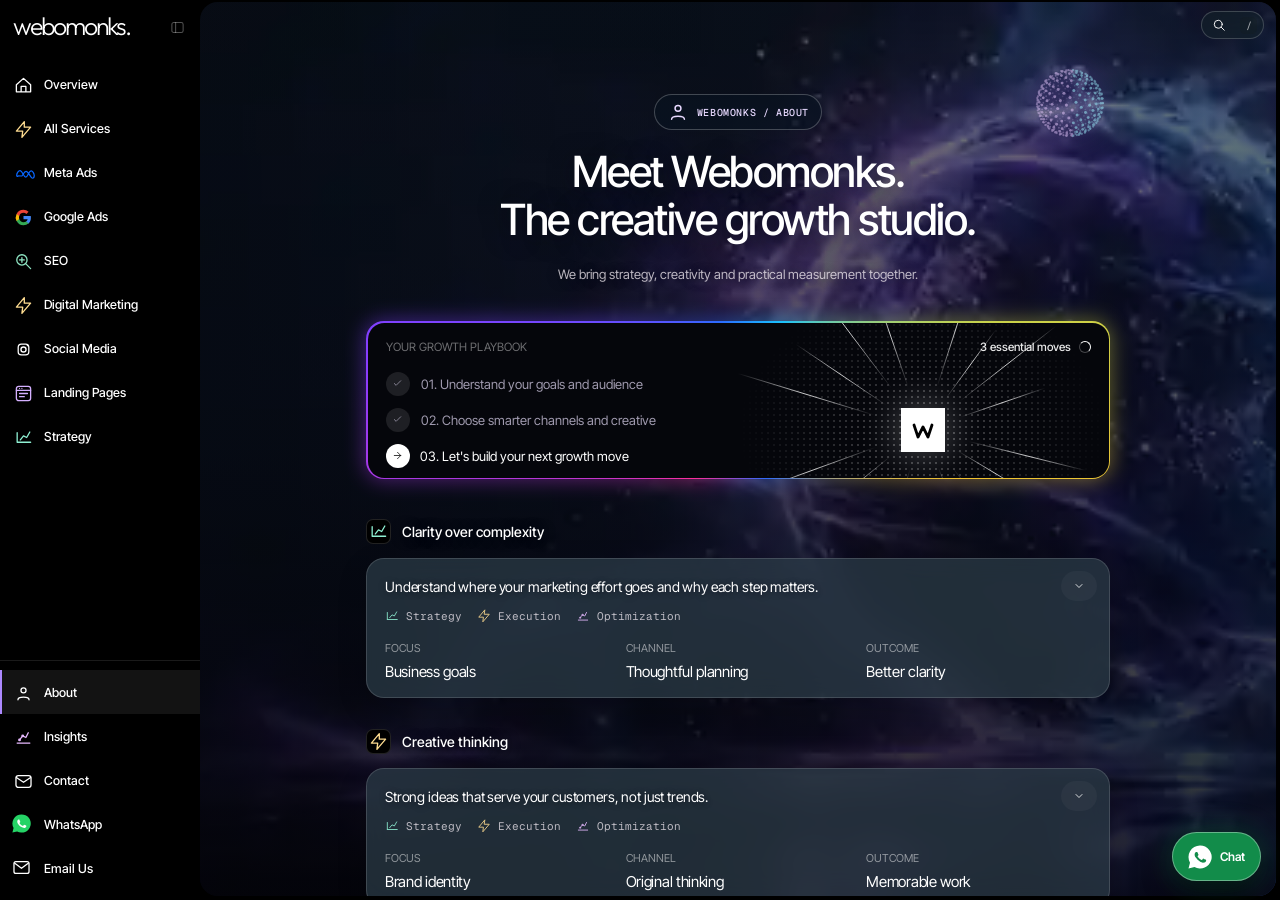
<file: about.html>
<!doctype html><html lang="en"><head><meta charset="utf-8"><meta name="viewport" content="width=device-width,initial-scale=1,viewport-fit=cover"><meta name="theme-color" content="#000000"><meta name="description" content="Creative thinking meets measured digital growth."><meta property="og:title" content="About | WEBOMONKS"><meta property="og:description" content="Creative thinking meets measured digital growth."><meta property="og:type" content="website"><meta property="og:url" content="https://webomonks.com/about.html"><link rel="canonical" href="https://webomonks.com/about.html"><title>About | WEBOMONKS — Digital Growth Studio</title><link rel="preconnect" href="https://fonts.googleapis.com"><link rel="preconnect" href="https://fonts.gstatic.com" crossorigin><link href="https://fonts.googleapis.com/css2?family=Geist+Mono:wght@400;500&family=Inter+Tight:wght@400;500;600&family=Outfit:wght@300;400&display=swap" rel="stylesheet"><link rel="stylesheet" href="assets/wafer-theme.css"><script src="assets/wafer-theme.js" defer></script><link rel="icon" type="image/svg+xml" href="/favicon.svg"><meta name="twitter:card" content="summary_large_image"><meta property="og:image" content="https://d8j0ntlcm91z4.cloudfront.net/user_38xzZboKViGWJOttwIXH07lWA1P/hf_20261008_132124_50d78eac-e46e-49d5-a59b-de71f535c38d.png"><meta property="og:image:alt" content="WEBOMONKS cinematic digital growth studio"><meta name="twitter:image" content="https://d8j0ntlcm91z4.cloudfront.net/user_38xzZboKViGWJOttwIXH07lWA1P/hf_20261008_132124_50d78eac-e46e-49d5-a59b-de71f535c38d.png"><script type="application/ld+json">{"@context":"https://schema.org","@graph":[{"@type":"Organization","@id":"https://webomonks.com/#organization","name":"WEBOMONKS","url":"https://webomonks.com/","email":"Webomonks0@gmail.com","telephone":"+91 7088855556","logo":"https://webomonks.com/favicon.svg","contactPoint":{"@type":"ContactPoint","contactType":"customer service","email":"Webomonks0@gmail.com","telephone":"+91 7088855556","availableLanguage":["English","Hindi"]}},{"@type":"WebPage","@id":"https://webomonks.com/about.html#webpage","url":"https://webomonks.com/about.html","name":"About | WEBOMONKS — Digital Growth Studio","description":"Creative thinking meets measured digital growth.","isPartOf":{"@id":"https://webomonks.com/#website"}},{"@type":"WebSite","@id":"https://webomonks.com/#website","url":"https://webomonks.com/","name":"WEBOMONKS","publisher":{"@id":"https://webomonks.com/#organization"}}]}</script><noscript><style>.auth{display:none!important}.app{opacity:1!important;visibility:visible!important}.rise{opacity:1!important;transform:none!important;filter:none!important}.side{opacity:1!important}</style></noscript></head><body data-page="about" data-title="About"><a class="wm-skip-link" href="#scroll">Skip to main content</a><div class="app on" id="app" aria-hidden="false"><aside class="side" id="sidebar" aria-label="WEBOMONKS navigation"><div class="side-top"><a class="wordmark" href="index.html" aria-label="WEBOMONKS home">webomonks.</a><button type="button" class="collapse" id="collapse" aria-label="Collapse sidebar"><svg viewBox="0 0 24 24" xmlns="http://www.w3.org/2000/svg" fill="none" stroke="currentColor" stroke-width="1.65" stroke-linecap="round" stroke-linejoin="round" aria-hidden="true"><rect x="3" y="4" width="18" height="16" rx="3"/><path d="M9 4v16"/></svg></button><button class="mini-open" type="button" id="expand" aria-label="Expand sidebar"><svg width="17" height="17" viewBox="0 0 24 24"><path d="M3 7 7 19 12 9 17 19 21 7" fill="none" stroke="currentColor" stroke-width="2.8" stroke-linecap="round" stroke-linejoin="round"/></svg></button></div><nav id="navMain" aria-label="Services and pages"><a class="nav-link" href="index.html"><span class="side-icon"><span class="brand-mark"><svg viewBox="0 0 24 24" xmlns="http://www.w3.org/2000/svg" fill="none" stroke="currentColor" stroke-width="1.65" stroke-linecap="round" stroke-linejoin="round" aria-hidden="true"><path d="m3 11 9-8 9 8v9H3v-9M9 20v-7h6v7"/></svg></span></span><span class="side-label">Overview</span></a><a class="nav-link" href="services.html"><span class="side-icon"><span class="brand-mark"><svg viewBox="0 0 24 24" xmlns="http://www.w3.org/2000/svg" fill="none" stroke="#ffdd91" stroke-width="1.65" stroke-linecap="round" stroke-linejoin="round" aria-hidden="true"><path d="m13 2-10 12h8l-1 8 11-13h-8z"/></svg></span></span><span class="side-label">All Services</span></a><a class="nav-link" href="meta-ads.html"><span class="side-icon"><span class="brand-cluster"><span class="brand-mark"><svg xmlns="http://www.w3.org/2000/svg" viewBox="0 0 48 24" aria-hidden="true"><path fill="none" stroke="#0866FF" stroke-width="3.1" stroke-linecap="round" d="M5.5 17.8C3.9 20.3 1.8 20.1 1.7 17c0-6 4.8-12.4 8.4-12.4 6.3 0 9 16.8 14.7 16.8 4.9 0 7.2-15.6 13.2-16 3.7-.2 8.1 5.7 8.1 11.9 0 4.1-1.3 6.7-4.5 6.7-5.1 0-9.4-17.5-16.3-17.5-4.2 0-7.1 7.3-10.3 11.8Z"/></svg></span><span class="brand-mark"><svg xmlns="http://www.w3.org/2000/svg" viewBox="0 0 24 24" aria-hidden="true"><defs><linearGradient id="wmIG" x1="0" y1="1" x2="1" y2="0"><stop stop-color="#FFDD55"/><stop offset=".28" stop-color="#FF543E"/><stop offset=".55" stop-color="#C837AB"/><stop offset="1" stop-color="#5655CE"/></linearGradient></defs><rect x="2.3" y="2.3" width="19.4" height="19.4" rx="6.1" fill="url(#wmIG)"/><rect x="5.3" y="5.3" width="13.4" height="13.4" rx="4" fill="none" stroke="#fff" stroke-width="1.6"/><circle cx="12" cy="12" r="3.2" fill="none" stroke="#fff" stroke-width="1.7"/><circle cx="17.1" cy="6.9" r="1.1" fill="#fff"/></svg></span></span></span><span class="side-label">Meta Ads</span></a><a class="nav-link" href="google-ads.html"><span class="side-icon"><span class="brand-mark"><svg xmlns="http://www.w3.org/2000/svg" viewBox="0 0 24 24" aria-hidden="true"><path fill="#4285F4" d="M21.35 12.24c0-.7-.06-1.4-.18-2.07H12v3.91h5.24a4.5 4.5 0 0 1-1.95 2.95v2.46h3.18c1.87-1.72 2.88-4.26 2.88-7.25Z"/><path fill="#34A853" d="M12 21.75a9.74 9.74 0 0 0 6.47-2.36l-3.18-2.46c-.88.6-2 .96-3.29.96a5.78 5.78 0 0 1-5.43-4h-3.3v2.55A9.76 9.76 0 0 0 12 21.75Z"/><path fill="#FBBC05" d="M6.57 13.89a5.88 5.88 0 0 1 0-3.78V7.56h-3.3a9.74 9.74 0 0 0 0 8.88l3.3-2.55Z"/><path fill="#EA4335" d="M12 6.11c1.41 0 2.66.49 3.66 1.43l2.75-2.75A9.42 9.42 0 0 0 12 2.25a9.76 9.76 0 0 0-8.73 5.31l3.3 2.55a5.78 5.78 0 0 1 5.43-4Z"/></svg></span></span><span class="side-label">Google Ads</span></a><a class="nav-link" href="seo.html"><span class="side-icon"><span class="brand-mark"><svg viewBox="0 0 24 24" xmlns="http://www.w3.org/2000/svg" fill="none" stroke="#8fe5c3" stroke-width="1.65" stroke-linecap="round" stroke-linejoin="round" aria-hidden="true"><circle cx="10" cy="10" r="6.5"/><path d="m15 15 6 6M7 10h6m-3-3v6"/></svg></span></span><span class="side-label">SEO</span></a><a class="nav-link" href="digital-marketing.html"><span class="side-icon"><span class="brand-mark"><svg viewBox="0 0 24 24" xmlns="http://www.w3.org/2000/svg" fill="none" stroke="#ffdd91" stroke-width="1.65" stroke-linecap="round" stroke-linejoin="round" aria-hidden="true"><path d="m13 2-10 12h8l-1 8 11-13h-8z"/></svg></span></span><span class="side-label">Digital Marketing</span></a><a class="nav-link" href="social-media.html"><span class="side-icon"><span class="brand-cluster"><span class="brand-mark"><svg xmlns="http://www.w3.org/2000/svg" viewBox="0 0 24 24" aria-hidden="true"><defs><linearGradient id="wmIG" x1="0" y1="1" x2="1" y2="0"><stop stop-color="#FFDD55"/><stop offset=".28" stop-color="#FF543E"/><stop offset=".55" stop-color="#C837AB"/><stop offset="1" stop-color="#5655CE"/></linearGradient></defs><rect x="2.3" y="2.3" width="19.4" height="19.4" rx="6.1" fill="url(#wmIG)"/><rect x="5.3" y="5.3" width="13.4" height="13.4" rx="4" fill="none" stroke="#fff" stroke-width="1.6"/><circle cx="12" cy="12" r="3.2" fill="none" stroke="#fff" stroke-width="1.7"/><circle cx="17.1" cy="6.9" r="1.1" fill="#fff"/></svg></span><span class="brand-mark"><svg xmlns="http://www.w3.org/2000/svg" viewBox="0 0 24 24" aria-hidden="true"><rect x="1.7" y="1.7" width="20.6" height="20.6" rx="5" fill="#1877F2"/><path d="M14.8 8.3h2V5.25c-.38-.05-1.58-.14-3.02-.14-3.07 0-5.06 1.85-5.06 5.23v2.62H5.6v3.47h3.12v5.81h3.74v-5.81h3.12l.5-3.47h-3.62v-2.28c0-1 .29-1.68 1.85-1.68h.49Z" fill="#fff"/></svg></span></span></span><span class="side-label">Social Media</span></a><a class="nav-link" href="landing-pages.html"><span class="side-icon"><span class="brand-mark"><svg viewBox="0 0 24 24" xmlns="http://www.w3.org/2000/svg" fill="none" stroke="#d4b0ff" stroke-width="1.65" stroke-linecap="round" stroke-linejoin="round" aria-hidden="true"><rect x="3" y="3" width="18" height="18" rx="3"/><path d="M3 8h18M7 5.5h.01M10 5.5h.01M7 12h10M7 16h6"/></svg></span></span><span class="side-label">Landing Pages</span></a><a class="nav-link" href="strategy.html"><span class="side-icon"><span class="brand-mark"><svg viewBox="0 0 24 24" xmlns="http://www.w3.org/2000/svg" fill="none" stroke="#8ff1d4" stroke-width="1.65" stroke-linecap="round" stroke-linejoin="round" aria-hidden="true"><path d="M4 18V6m0 12h17M8 15l4-5 4 2 4-7"/></svg></span></span><span class="side-label">Strategy</span></a></nav><nav class="side-footer" aria-label="Company pages"><a class="nav-link active" href="about.html" aria-current="page"><span class="side-icon"><span class="brand-mark"><svg viewBox="0 0 24 24" xmlns="http://www.w3.org/2000/svg" fill="none" stroke="currentColor" stroke-width="1.65" stroke-linecap="round" stroke-linejoin="round" aria-hidden="true"><circle cx="12" cy="8" r="3.2"/><path d="M5 20c0-4.5 14-4.5 14 0"/></svg></span></span><span class="side-label">About</span></a><a class="nav-link" href="insights.html"><span class="side-icon"><span class="brand-mark"><svg viewBox="0 0 24 24" xmlns="http://www.w3.org/2000/svg" fill="none" stroke="#e7b9ff" stroke-width="1.65" stroke-linecap="round" stroke-linejoin="round" aria-hidden="true"><path d="M4 19h16M7 15l4-5 4 2 3-6"/><circle cx="7" cy="15" r="1"/><circle cx="11" cy="10" r="1"/></svg></span></span><span class="side-label">Insights</span></a><a class="nav-link" href="contact.html"><span class="side-icon"><span class="brand-mark"><svg viewBox="0 0 24 24" xmlns="http://www.w3.org/2000/svg" fill="none" stroke="currentColor" stroke-width="1.65" stroke-linecap="round" stroke-linejoin="round" aria-hidden="true"><rect x="2.5" y="4.5" width="19" height="15" rx="3"/><path d="m3 7 9 6 9-6"/></svg></span></span><span class="side-label">Contact</span></a><a class="nav-link wm-wa-nav" href="https://wa.me/917088855556?text=Hello%20WEBOMONKS%2C%20I%20want%20to%20discuss%20a%20project." target="_blank" rel="noopener noreferrer" aria-label="Contact WEBOMONKS on WhatsApp"><span class="side-icon"><svg xmlns="http://www.w3.org/2000/svg" viewBox="0 0 24 24" aria-hidden="true"><path fill="#25D366" d="M12 .5A11.5 11.5 0 0 0 2 17.7L.5 23.5l6-1.5A11.5 11.5 0 1 0 12 .5Z"/><path fill="#fff" d="M17.56 14.59c-.28-.14-1.68-.83-1.94-.92-.26-.1-.45-.14-.64.14-.19.28-.73.92-.9 1.1-.16.19-.33.21-.6.07-.29-.14-1.2-.44-2.29-1.41-.85-.75-1.41-1.68-1.58-1.96-.16-.28-.02-.43.13-.58.13-.13.28-.33.43-.49.14-.16.19-.28.28-.47.1-.19.05-.35-.02-.49-.08-.14-.64-1.54-.88-2.11-.23-.55-.46-.48-.63-.49h-.54c-.19 0-.5.07-.75.35-.26.28-1 1-1 2.37s1.02 2.72 1.16 2.91c.14.19 2 3.05 4.84 4.28.67.29 1.2.46 1.61.59.68.22 1.3.19 1.79.12.54-.08 1.68-.69 1.92-1.35.23-.66.23-1.23.16-1.35-.07-.11-.26-.18-.54-.32Z"/></svg></span><span class="side-label">WhatsApp</span></a><a class="nav-link wm-mail-nav" href="mailto:Webomonks0@gmail.com" aria-label="Email WEBOMONKS"><span class="side-icon"><svg xmlns="http://www.w3.org/2000/svg" viewBox="0 0 24 24" fill="none" stroke="currentColor" stroke-width="1.6" stroke-linecap="round" stroke-linejoin="round" aria-hidden="true"><rect x="2.5" y="4.5" width="19" height="15" rx="2.5"/><path d="m3.5 6.5 8.5 6.5 8.5-6.5"/></svg></span><span class="side-label">Email Us</span></a></nav></aside><section class="panel" id="panel" aria-label="WEBOMONKS digital growth dashboard"><video id="skyVideo" crossorigin="anonymous" muted loop playsinline preload="metadata" poster="https://d8j0ntlcm91z4.cloudfront.net/user_38xzZboKViGWJOttwIXH07lWA1P/hf_20261008_132137_6359ecf6-579c-4ff9-9f28-b220076e9195.png"><source src="https://d8j0ntlcm91z4.cloudfront.net/user_38xzZboKViGWJOttwIXH07lWA1P/hf_20261008_132231_6df9b9a8-6975-4855-bdd8-5d72911d6ca5.mp4" type="video/mp4"></video><canvas class="ascii" id="skyAscii" aria-hidden="true"></canvas><button type="button" class="search-pill" id="search" aria-expanded="false" aria-controls="studioSearch" aria-label="Search services"><svg viewBox="0 0 24 24" xmlns="http://www.w3.org/2000/svg" fill="none" stroke="currentColor" stroke-width="1.65" stroke-linecap="round" stroke-linejoin="round" aria-hidden="true"><circle cx="10.7" cy="10.7" r="6.8"/><path d="m16 16 5 5"/></svg><kbd>/</kbd></button><div class="studio-search" id="studioSearch" hidden><label for="studioSearchInput" class="sr-only">Search pages</label><input id="studioSearchInput" type="search" placeholder="Search services, SEO, Google Ads…"><div class="studio-search-results" id="studioSearchResults"></div><small>Press Esc to close · Enter to open a result</small></div><main class="scroller" id="scroll"><div class="column"><header class="hero rise" style="--i:0"><span class="hero-badge"><span class="brand-mark"><svg viewBox="0 0 24 24" xmlns="http://www.w3.org/2000/svg" fill="none" stroke="currentColor" stroke-width="1.65" stroke-linecap="round" stroke-linejoin="round" aria-hidden="true"><circle cx="12" cy="8" r="3.2"/><path d="M5 20c0-4.5 14-4.5 14 0"/></svg></span> WEBOMONKS / ABOUT</span><div class="hero-orbit"><canvas id="scene3d" aria-label="Animated 3D particle sphere"></canvas></div><h1>Meet Webomonks. <br>The creative growth studio.</h1><p>We bring strategy, creativity and practical measurement together.</p></header><div class="get-wrap rise" style="--i:4"><div class="get-inner"><div class="burst" aria-hidden="true"><div class="burst-dots"></div><svg class="burst-rays" viewBox="0 0 400 300" aria-hidden="true"><defs><radialGradient id="rayFade"><stop offset="0%" stop-color="#fff" stop-opacity=".95"/><stop offset="55%" stop-color="#fff" stop-opacity=".45"/><stop offset="100%" stop-color="#fff" stop-opacity="0"/></radialGradient></defs><line x1="222" y1="150" x2="340" y2="150" stroke="url(#rayFade)" stroke-width=".85" style="animation:ray-pulse 4s ease-in-out infinite;animation-delay:0s"/><line x1="221.34650597807192" y1="155.3222817031927" x2="387.2670751712673" y2="196.69092585073588" stroke="url(#rayFade)" stroke-width=".85" style="animation:ray-pulse 4s ease-in-out infinite;animation-delay:0.18s"/><line x1="218.85768061544647" y1="161.3308376480212" x2="325.1464259025084" y2="225.1955589368679" stroke="url(#rayFade)" stroke-width=".85" style="animation:ray-pulse 4s ease-in-out infinite;animation-delay:0.36s"/><line x1="213.54455245716449" y1="167.33623657934788" x2="322.516633589806" y2="306.8141399677377" stroke="url(#rayFade)" stroke-width=".85" style="animation:ray-pulse 4s ease-in-out infinite;animation-delay:0.54s"/><line x1="208.24134505515008" y1="170.39804480046934" x2="256.9402021992186" y2="290.9319458941517" stroke="url(#rayFade)" stroke-width=".85" style="animation:ray-pulse 4s ease-in-out infinite;animation-delay:0.72s"/><line x1="200" y1="172" x2="200" y2="355" stroke="url(#rayFade)" stroke-width=".85" style="animation:ray-pulse 4s ease-in-out infinite;animation-delay:0.8999999999999999s"/><line x1="193.20162612375117" y1="170.92324335849338" x2="151.17531488875832" y2="300.2669295746343" stroke="url(#rayFade)" stroke-width=".85" style="animation:ray-pulse 4s ease-in-out infinite;animation-delay:1.08s"/><line x1="187.6977561236436" y1="168.2388265962109" x2="82.01029736767245" y2="324.9269278091138" stroke="url(#rayFade)" stroke-width=".85" style="animation:ray-pulse 4s ease-in-out infinite;animation-delay:0s"/><line x1="182.90278884794665" y1="163.84504860309642" x2="72.5480623210568" y2="253.2085441321734" stroke="url(#rayFade)" stroke-width=".85" style="animation:ray-pulse 4s ease-in-out infinite;animation-delay:0.18s"/><line x1="179.32676234271003" y1="157.52444315316473" x2="-3.913298710542108" y2="224.21837110167013" stroke="url(#rayFade)" stroke-width=".85" style="animation:ray-pulse 4s ease-in-out infinite;animation-delay:0.36s"/><line x1="178" y1="150" x2="30" y2="150.00000000000003" stroke="url(#rayFade)" stroke-width=".85" style="animation:ray-pulse 4s ease-in-out infinite;animation-delay:0.54s"/><line x1="178.9612953688132" y1="143.5678224960998" x2="-13.25596057975693" y2="84.80110984682979" stroke="url(#rayFade)" stroke-width=".85" style="animation:ray-pulse 4s ease-in-out infinite;animation-delay:0.72s"/><line x1="181.7611734037891" y1="137.6977561236436" x2="54.08938723031264" y2="51.58204898914859" stroke="url(#rayFade)" stroke-width=".85" style="animation:ray-pulse 4s ease-in-out infinite;animation-delay:0.8999999999999999s"/><line x1="186.76006949065493" y1="132.43001877895955" x2="62.18435969818094" y2="-32.88753180083006" stroke="url(#rayFade)" stroke-width=".85" style="animation:ray-pulse 4s ease-in-out infinite;animation-delay:1.08s"/><line x1="192.83750060194257" y1="129.198591336815" x2="140.7465958887975" y2="-22.084380759075657" stroke="url(#rayFade)" stroke-width=".85" style="animation:ray-pulse 4s ease-in-out infinite;animation-delay:0s"/><line x1="200" y1="128" x2="199.99999999999994" y2="-85" stroke="url(#rayFade)" stroke-width=".85" style="animation:ray-pulse 4s ease-in-out infinite;animation-delay:0.18s"/><line x1="206.79837387624883" y1="129.07675664150662" x2="258.0951949424901" y2="-28.798625063488885" stroke="url(#rayFade)" stroke-width=".85" style="animation:ray-pulse 4s ease-in-out infinite;animation-delay:0.36s"/><line x1="212.9312755504344" y1="132.20162612375117" x2="282.87772057323866" y2="35.928603793132396" stroke="url(#rayFade)" stroke-width=".85" style="animation:ray-pulse 4s ease-in-out infinite;animation-delay:0.54s"/><line x1="217.33623657934788" y1="136.45544754283551" x2="352.874086199704" y2="30.561673786822183" stroke="url(#rayFade)" stroke-width=".85" style="animation:ray-pulse 4s ease-in-out infinite;animation-delay:0.72s"/><line x1="220.80140866318496" y1="142.83750060194254" x2="338.99123061309956" y2="102.14148129479784" stroke="url(#rayFade)" stroke-width=".85" style="animation:ray-pulse 4s ease-in-out infinite;animation-delay:0.8999999999999999s"/></svg><div class="burst-tile"><svg viewBox="0 0 24 24"><path d="M3 7 7 19 12 9 17 19 21 7" fill="none" stroke="currentColor" stroke-width="2.8" stroke-linecap="round" stroke-linejoin="round"/></svg></div></div><div class="get-header"><span>YOUR GROWTH PLAYBOOK</span><span class="get-status">3 essential moves <span class="spinner" aria-hidden="true"></span></span></div><ol class="get-list"><li><span class="check-circle"><svg viewBox="0 0 24 24" xmlns="http://www.w3.org/2000/svg" fill="none" stroke="currentColor" stroke-width="1.65" stroke-linecap="round" stroke-linejoin="round" aria-hidden="true"><path d="m5 12 4 4L19 6"/></svg></span><span>01. Understand your goals and audience</span></li><li><span class="check-circle"><svg viewBox="0 0 24 24" xmlns="http://www.w3.org/2000/svg" fill="none" stroke="currentColor" stroke-width="1.65" stroke-linecap="round" stroke-linejoin="round" aria-hidden="true"><path d="m5 12 4 4L19 6"/></svg></span><span>02. Choose smarter channels and creative</span></li><li><a href="contact.html" aria-label="Discuss your growth plan"><span class="check-circle"><svg viewBox="0 0 24 24" xmlns="http://www.w3.org/2000/svg" fill="none" stroke="currentColor" stroke-width="1.65" stroke-linecap="round" stroke-linejoin="round" aria-hidden="true"><path d="M5 12h14m-7-7 7 7-7 7"/></svg></span><span>03. Let's build your next growth move</span><span class="chev"><svg viewBox="0 0 24 24" xmlns="http://www.w3.org/2000/svg" fill="none" stroke="currentColor" stroke-width="1.65" stroke-linecap="round" stroke-linejoin="round" aria-hidden="true"><path d="M5 12h14m-7-7 7 7-7 7"/></svg></span></a></li></ol></div></div><section class="model-block rise first" style="--i:6" data-service="clarity over complexity"><div class="model-name"><span class="badge"><svg viewBox="0 0 24 24" xmlns="http://www.w3.org/2000/svg" fill="none" stroke="#8ff1d4" stroke-width="1.65" stroke-linecap="round" stroke-linejoin="round" aria-hidden="true"><path d="M4 18V6m0 12h17M8 15l4-5 4 2 4-7"/></svg></span>Clarity over complexity</div><div class="model-card"><button type="button" class="model-summary" aria-expanded="false"><span class="model-desc">Understand where your marketing effort goes and why each step matters.</span><div class="tags"><span class="tag"><svg viewBox="0 0 24 24" xmlns="http://www.w3.org/2000/svg" fill="none" stroke="#8ff1d4" stroke-width="1.65" stroke-linecap="round" stroke-linejoin="round" aria-hidden="true"><path d="M4 18V6m0 12h17M8 15l4-5 4 2 4-7"/></svg>Strategy</span><span class="tag"><svg viewBox="0 0 24 24" xmlns="http://www.w3.org/2000/svg" fill="none" stroke="#ffdd91" stroke-width="1.65" stroke-linecap="round" stroke-linejoin="round" aria-hidden="true"><path d="m13 2-10 12h8l-1 8 11-13h-8z"/></svg>Execution</span><span class="tag"><svg viewBox="0 0 24 24" xmlns="http://www.w3.org/2000/svg" fill="none" stroke="#e7b9ff" stroke-width="1.65" stroke-linecap="round" stroke-linejoin="round" aria-hidden="true"><path d="M4 19h16M7 15l4-5 4 2 3-6"/><circle cx="7" cy="15" r="1"/><circle cx="11" cy="10" r="1"/></svg>Optimization</span></div><div class="stats"><div class="stat"><div class="stat-label">FOCUS</div><div class="stat-value">Business goals</div></div><div class="stat"><div class="stat-label">CHANNEL</div><div class="stat-value">Thoughtful planning</div></div><div class="stat"><div class="stat-label">OUTCOME</div><div class="stat-value">Better clarity</div></div></div><span class="toggle-pill" aria-hidden="true"><svg viewBox="0 0 24 24" xmlns="http://www.w3.org/2000/svg" fill="none" stroke="currentColor" stroke-width="1.65" stroke-linecap="round" stroke-linejoin="round" aria-hidden="true"><path d="m6 9 6 6 6-6"/></svg></span></button><div class="expanded"><div class="expanded-clip"><div class="code-box"><h3 class="subhead">What we can help you achieve</h3><p class="detail-intro">Understand where your marketing effort goes and why each step matters.</p><ul class="service-points"><li>Understand the business challenge.</li><li>Set priorities before adding channels.</li><li>Use clear, useful reporting.</li></ul><a class="service-action" href="contact.html">Discuss Clarity over complexity ↗</a></div></div></div></div></section><section class="model-block rise" style="--i:7" data-service="creative thinking"><div class="model-name"><span class="badge"><svg viewBox="0 0 24 24" xmlns="http://www.w3.org/2000/svg" fill="none" stroke="#ffdd91" stroke-width="1.65" stroke-linecap="round" stroke-linejoin="round" aria-hidden="true"><path d="m13 2-10 12h8l-1 8 11-13h-8z"/></svg></span>Creative thinking</div><div class="model-card"><button type="button" class="model-summary" aria-expanded="false"><span class="model-desc">Strong ideas that serve your customers, not just trends.</span><div class="tags"><span class="tag"><svg viewBox="0 0 24 24" xmlns="http://www.w3.org/2000/svg" fill="none" stroke="#8ff1d4" stroke-width="1.65" stroke-linecap="round" stroke-linejoin="round" aria-hidden="true"><path d="M4 18V6m0 12h17M8 15l4-5 4 2 4-7"/></svg>Strategy</span><span class="tag"><svg viewBox="0 0 24 24" xmlns="http://www.w3.org/2000/svg" fill="none" stroke="#ffdd91" stroke-width="1.65" stroke-linecap="round" stroke-linejoin="round" aria-hidden="true"><path d="m13 2-10 12h8l-1 8 11-13h-8z"/></svg>Execution</span><span class="tag"><svg viewBox="0 0 24 24" xmlns="http://www.w3.org/2000/svg" fill="none" stroke="#e7b9ff" stroke-width="1.65" stroke-linecap="round" stroke-linejoin="round" aria-hidden="true"><path d="M4 19h16M7 15l4-5 4 2 3-6"/><circle cx="7" cy="15" r="1"/><circle cx="11" cy="10" r="1"/></svg>Optimization</span></div><div class="stats"><div class="stat"><div class="stat-label">FOCUS</div><div class="stat-value">Brand identity</div></div><div class="stat"><div class="stat-label">CHANNEL</div><div class="stat-value">Original thinking</div></div><div class="stat"><div class="stat-label">OUTCOME</div><div class="stat-value">Memorable work</div></div></div><span class="toggle-pill" aria-hidden="true"><svg viewBox="0 0 24 24" xmlns="http://www.w3.org/2000/svg" fill="none" stroke="currentColor" stroke-width="1.65" stroke-linecap="round" stroke-linejoin="round" aria-hidden="true"><path d="m6 9 6 6 6-6"/></svg></span></button><div class="expanded"><div class="expanded-clip"><div class="code-box"><h3 class="subhead">What we can help you achieve</h3><p class="detail-intro">Strong ideas that serve your customers, not just trends.</p><ul class="service-points"><li>Know your audience.</li><li>Create relevant stories and visuals.</li><li>Explore creative approaches worth testing.</li></ul><a class="service-action" href="contact.html">Discuss Creative thinking ↗</a></div></div></div></div></section><section class="model-block rise" style="--i:8" data-service="always improving"><div class="model-name"><span class="badge"><svg viewBox="0 0 24 24" xmlns="http://www.w3.org/2000/svg" fill="none" stroke="#e7b9ff" stroke-width="1.65" stroke-linecap="round" stroke-linejoin="round" aria-hidden="true"><path d="M4 19h16M7 15l4-5 4 2 3-6"/><circle cx="7" cy="15" r="1"/><circle cx="11" cy="10" r="1"/></svg></span>Always improving</div><div class="model-card"><button type="button" class="model-summary" aria-expanded="false"><span class="model-desc">Stay curious, measure what matters, and adapt as you learn.</span><div class="tags"><span class="tag"><svg viewBox="0 0 24 24" xmlns="http://www.w3.org/2000/svg" fill="none" stroke="#8ff1d4" stroke-width="1.65" stroke-linecap="round" stroke-linejoin="round" aria-hidden="true"><path d="M4 18V6m0 12h17M8 15l4-5 4 2 4-7"/></svg>Strategy</span><span class="tag"><svg viewBox="0 0 24 24" xmlns="http://www.w3.org/2000/svg" fill="none" stroke="#ffdd91" stroke-width="1.65" stroke-linecap="round" stroke-linejoin="round" aria-hidden="true"><path d="m13 2-10 12h8l-1 8 11-13h-8z"/></svg>Execution</span><span class="tag"><svg viewBox="0 0 24 24" xmlns="http://www.w3.org/2000/svg" fill="none" stroke="#e7b9ff" stroke-width="1.65" stroke-linecap="round" stroke-linejoin="round" aria-hidden="true"><path d="M4 19h16M7 15l4-5 4 2 3-6"/><circle cx="7" cy="15" r="1"/><circle cx="11" cy="10" r="1"/></svg>Optimization</span></div><div class="stats"><div class="stat"><div class="stat-label">FOCUS</div><div class="stat-value">Useful signals</div></div><div class="stat"><div class="stat-label">CHANNEL</div><div class="stat-value">Smart iteration</div></div><div class="stat"><div class="stat-label">OUTCOME</div><div class="stat-value">Sustained focus</div></div></div><span class="toggle-pill" aria-hidden="true"><svg viewBox="0 0 24 24" xmlns="http://www.w3.org/2000/svg" fill="none" stroke="currentColor" stroke-width="1.65" stroke-linecap="round" stroke-linejoin="round" aria-hidden="true"><path d="m6 9 6 6 6-6"/></svg></span></button><div class="expanded"><div class="expanded-clip"><div class="code-box"><h3 class="subhead">What we can help you achieve</h3><p class="detail-intro">Stay curious, measure what matters, and adapt as you learn.</p><ul class="service-points"><li>Build a useful testing approach.</li><li>Review measurable actions.</li><li>Adjust strategy based on results.</li></ul><a class="service-action" href="contact.html">Discuss Always improving ↗</a></div></div></div></div></section><div class="closing rise" style="--i:13"><h3>Let's make your next move matter.</h3><p>From Meta and Google Ads to SEO, social content and better landing pages—we'd love to hear what you're building.</p><a href="contact.html">Start a Project ↗</a> <a class="wm-closing-whatsapp" href="https://wa.me/917088855556?text=Hello%20WEBOMONKS%2C%20I%20want%20to%20discuss%20a%20project." target="_blank" rel="noopener noreferrer"><svg xmlns="http://www.w3.org/2000/svg" viewBox="0 0 24 24" aria-hidden="true"><path fill="#25D366" d="M12 .5A11.5 11.5 0 0 0 2 17.7L.5 23.5l6-1.5A11.5 11.5 0 1 0 12 .5Z"/><path fill="#fff" d="M17.56 14.59c-.28-.14-1.68-.83-1.94-.92-.26-.1-.45-.14-.64.14-.19.28-.73.92-.9 1.1-.16.19-.33.21-.6.07-.29-.14-1.2-.44-2.29-1.41-.85-.75-1.41-1.68-1.58-1.96-.16-.28-.02-.43.13-.58.13-.13.28-.33.43-.49.14-.16.19-.28.28-.47.1-.19.05-.35-.02-.49-.08-.14-.64-1.54-.88-2.11-.23-.55-.46-.48-.63-.49h-.54c-.19 0-.5.07-.75.35-.26.28-1 1-1 2.37s1.02 2.72 1.16 2.91c.14.19 2 3.05 4.84 4.28.67.29 1.2.46 1.61.59.68.22 1.3.19 1.79.12.54-.08 1.68-.69 1.92-1.35.23-.66.23-1.23.16-1.35-.07-.11-.26-.18-.54-.32Z"/></svg> WhatsApp Us</a></div><div class="studio-footnote"><span>© 2026 WEBOMONKS · Digital Growth Studio</span><nav aria-label="Footer"><a href="index.html">Home</a><a href="contact.html">Contact</a><a href="privacy.html">Privacy</a></nav></div></div></main></section></div><a class="wm-floating-wa" href="https://wa.me/917088855556?text=Hello%20WEBOMONKS%2C%20I%20would%20like%20to%20discuss%20my%20project." target="_blank" rel="noopener noreferrer" aria-label="Chat with WEBOMONKS on WhatsApp"><svg viewBox="0 0 24 24" aria-hidden="true" xmlns="http://www.w3.org/2000/svg"><path fill="#fff" d="M12 .5A11.5 11.5 0 0 0 2 17.7L.5 23.5l6-1.5A11.5 11.5 0 1 0 12 .5Z"/><path fill="#128C4A" d="M17.56 14.59c-.28-.14-1.68-.83-1.94-.92-.26-.1-.45-.14-.64.14-.19.28-.73.92-.9 1.1-.16.19-.33.21-.6.07-.29-.14-1.2-.44-2.29-1.41-.85-.75-1.41-1.68-1.58-1.96-.16-.28-.02-.43.13-.58.13-.13.28-.33.43-.49.14-.16.19-.28.28-.47.1-.19.05-.35-.02-.49-.08-.14-.64-1.54-.88-2.11-.23-.55-.46-.48-.63-.49h-.54c-.19 0-.5.07-.75.35-.26.28-1 1-1 2.37s1.02 2.72 1.16 2.91c.14.19 2 3.05 4.84 4.28.67.29 1.2.46 1.61.59.68.22 1.3.19 1.79.12.54-.08 1.68-.69 1.92-1.35.23-.66.23-1.23.16-1.35-.07-.11-.26-.18-.54-.32Z"/></svg><span>Chat</span></a></body></html>
</file>
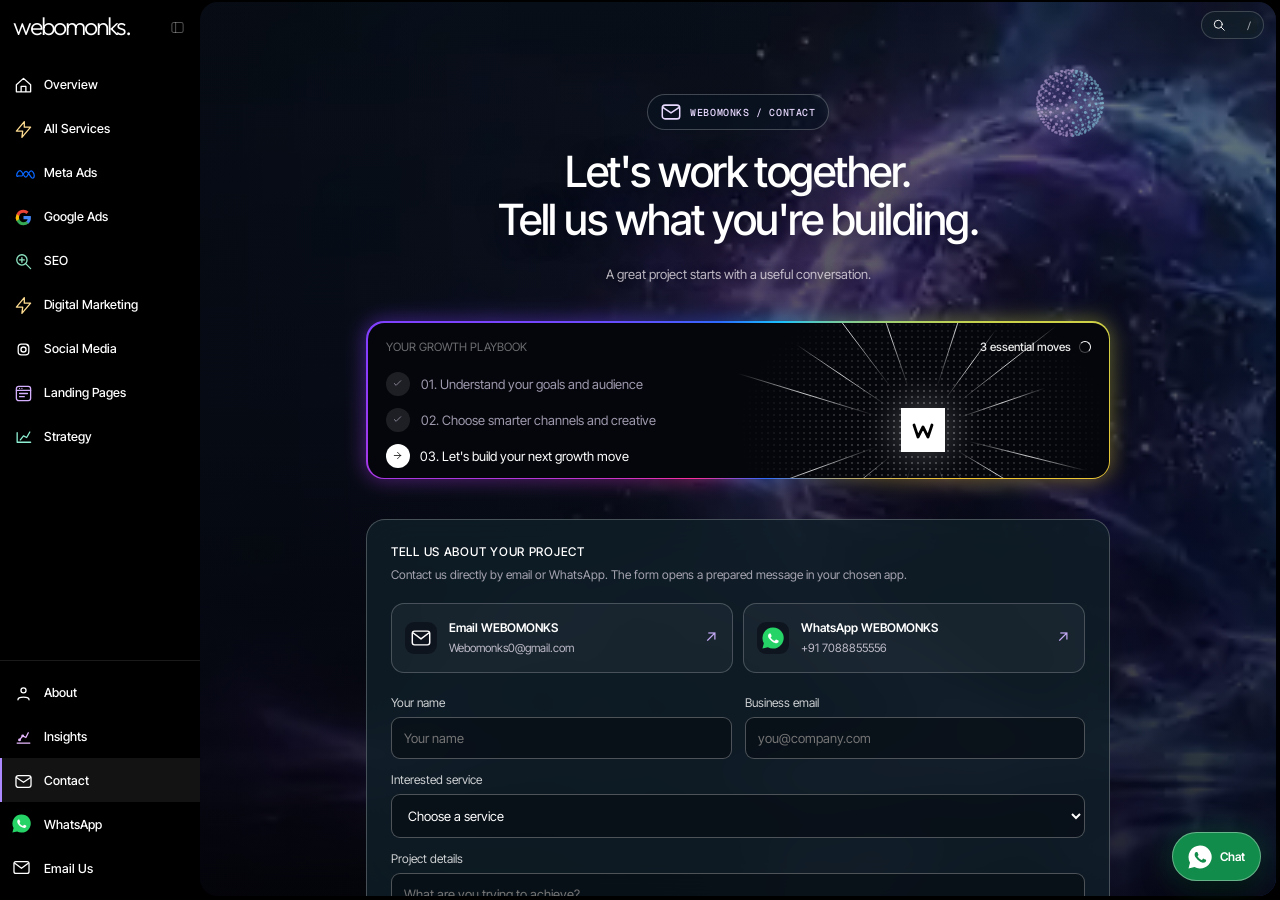
<file: contact.html>
<!doctype html><html lang="en"><head><meta charset="utf-8"><meta name="viewport" content="width=device-width,initial-scale=1,viewport-fit=cover"><meta name="theme-color" content="#000000"><meta name="description" content="Start a conversation about your brand's next digital growth step."><meta property="og:title" content="Contact | WEBOMONKS"><meta property="og:description" content="Start a conversation about your brand's next digital growth step."><meta property="og:type" content="website"><meta property="og:url" content="https://webomonks.com/contact.html"><link rel="canonical" href="https://webomonks.com/contact.html"><title>Contact | WEBOMONKS — Digital Growth Studio</title><link rel="preconnect" href="https://fonts.googleapis.com"><link rel="preconnect" href="https://fonts.gstatic.com" crossorigin><link href="https://fonts.googleapis.com/css2?family=Geist+Mono:wght@400;500&family=Inter+Tight:wght@400;500;600&family=Outfit:wght@300;400&display=swap" rel="stylesheet"><link rel="stylesheet" href="assets/wafer-theme.css"><script src="assets/wafer-theme.js" defer></script><link rel="icon" type="image/svg+xml" href="/favicon.svg"><meta name="twitter:card" content="summary_large_image"><meta property="og:image" content="https://d8j0ntlcm91z4.cloudfront.net/user_38xzZboKViGWJOttwIXH07lWA1P/hf_20261008_132124_50d78eac-e46e-49d5-a59b-de71f535c38d.png"><meta property="og:image:alt" content="WEBOMONKS cinematic digital growth studio"><meta name="twitter:image" content="https://d8j0ntlcm91z4.cloudfront.net/user_38xzZboKViGWJOttwIXH07lWA1P/hf_20261008_132124_50d78eac-e46e-49d5-a59b-de71f535c38d.png"><script type="application/ld+json">{"@context":"https://schema.org","@graph":[{"@type":"Organization","@id":"https://webomonks.com/#organization","name":"WEBOMONKS","url":"https://webomonks.com/","email":"Webomonks0@gmail.com","telephone":"+91 7088855556","logo":"https://webomonks.com/favicon.svg","contactPoint":{"@type":"ContactPoint","contactType":"customer service","email":"Webomonks0@gmail.com","telephone":"+91 7088855556","availableLanguage":["English","Hindi"]}},{"@type":"WebPage","@id":"https://webomonks.com/contact.html#webpage","url":"https://webomonks.com/contact.html","name":"Contact | WEBOMONKS — Digital Growth Studio","description":"Start a conversation about your brand's next digital growth step.","isPartOf":{"@id":"https://webomonks.com/#website"}},{"@type":"WebSite","@id":"https://webomonks.com/#website","url":"https://webomonks.com/","name":"WEBOMONKS","publisher":{"@id":"https://webomonks.com/#organization"}}]}</script><noscript><style>.auth{display:none!important}.app{opacity:1!important;visibility:visible!important}.rise{opacity:1!important;transform:none!important;filter:none!important}.side{opacity:1!important}</style></noscript></head><body data-page="contact" data-title="Contact"><a class="wm-skip-link" href="#scroll">Skip to main content</a><div class="app on" id="app" aria-hidden="false"><aside class="side" id="sidebar" aria-label="WEBOMONKS navigation"><div class="side-top"><a class="wordmark" href="index.html" aria-label="WEBOMONKS home">webomonks.</a><button type="button" class="collapse" id="collapse" aria-label="Collapse sidebar"><svg viewBox="0 0 24 24" xmlns="http://www.w3.org/2000/svg" fill="none" stroke="currentColor" stroke-width="1.65" stroke-linecap="round" stroke-linejoin="round" aria-hidden="true"><rect x="3" y="4" width="18" height="16" rx="3"/><path d="M9 4v16"/></svg></button><button class="mini-open" type="button" id="expand" aria-label="Expand sidebar"><svg width="17" height="17" viewBox="0 0 24 24"><path d="M3 7 7 19 12 9 17 19 21 7" fill="none" stroke="currentColor" stroke-width="2.8" stroke-linecap="round" stroke-linejoin="round"/></svg></button></div><nav id="navMain" aria-label="Services and pages"><a class="nav-link" href="index.html"><span class="side-icon"><span class="brand-mark"><svg viewBox="0 0 24 24" xmlns="http://www.w3.org/2000/svg" fill="none" stroke="currentColor" stroke-width="1.65" stroke-linecap="round" stroke-linejoin="round" aria-hidden="true"><path d="m3 11 9-8 9 8v9H3v-9M9 20v-7h6v7"/></svg></span></span><span class="side-label">Overview</span></a><a class="nav-link" href="services.html"><span class="side-icon"><span class="brand-mark"><svg viewBox="0 0 24 24" xmlns="http://www.w3.org/2000/svg" fill="none" stroke="#ffdd91" stroke-width="1.65" stroke-linecap="round" stroke-linejoin="round" aria-hidden="true"><path d="m13 2-10 12h8l-1 8 11-13h-8z"/></svg></span></span><span class="side-label">All Services</span></a><a class="nav-link" href="meta-ads.html"><span class="side-icon"><span class="brand-cluster"><span class="brand-mark"><svg xmlns="http://www.w3.org/2000/svg" viewBox="0 0 48 24" aria-hidden="true"><path fill="none" stroke="#0866FF" stroke-width="3.1" stroke-linecap="round" d="M5.5 17.8C3.9 20.3 1.8 20.1 1.7 17c0-6 4.8-12.4 8.4-12.4 6.3 0 9 16.8 14.7 16.8 4.9 0 7.2-15.6 13.2-16 3.7-.2 8.1 5.7 8.1 11.9 0 4.1-1.3 6.7-4.5 6.7-5.1 0-9.4-17.5-16.3-17.5-4.2 0-7.1 7.3-10.3 11.8Z"/></svg></span><span class="brand-mark"><svg xmlns="http://www.w3.org/2000/svg" viewBox="0 0 24 24" aria-hidden="true"><defs><linearGradient id="wmIG" x1="0" y1="1" x2="1" y2="0"><stop stop-color="#FFDD55"/><stop offset=".28" stop-color="#FF543E"/><stop offset=".55" stop-color="#C837AB"/><stop offset="1" stop-color="#5655CE"/></linearGradient></defs><rect x="2.3" y="2.3" width="19.4" height="19.4" rx="6.1" fill="url(#wmIG)"/><rect x="5.3" y="5.3" width="13.4" height="13.4" rx="4" fill="none" stroke="#fff" stroke-width="1.6"/><circle cx="12" cy="12" r="3.2" fill="none" stroke="#fff" stroke-width="1.7"/><circle cx="17.1" cy="6.9" r="1.1" fill="#fff"/></svg></span></span></span><span class="side-label">Meta Ads</span></a><a class="nav-link" href="google-ads.html"><span class="side-icon"><span class="brand-mark"><svg xmlns="http://www.w3.org/2000/svg" viewBox="0 0 24 24" aria-hidden="true"><path fill="#4285F4" d="M21.35 12.24c0-.7-.06-1.4-.18-2.07H12v3.91h5.24a4.5 4.5 0 0 1-1.95 2.95v2.46h3.18c1.87-1.72 2.88-4.26 2.88-7.25Z"/><path fill="#34A853" d="M12 21.75a9.74 9.74 0 0 0 6.47-2.36l-3.18-2.46c-.88.6-2 .96-3.29.96a5.78 5.78 0 0 1-5.43-4h-3.3v2.55A9.76 9.76 0 0 0 12 21.75Z"/><path fill="#FBBC05" d="M6.57 13.89a5.88 5.88 0 0 1 0-3.78V7.56h-3.3a9.74 9.74 0 0 0 0 8.88l3.3-2.55Z"/><path fill="#EA4335" d="M12 6.11c1.41 0 2.66.49 3.66 1.43l2.75-2.75A9.42 9.42 0 0 0 12 2.25a9.76 9.76 0 0 0-8.73 5.31l3.3 2.55a5.78 5.78 0 0 1 5.43-4Z"/></svg></span></span><span class="side-label">Google Ads</span></a><a class="nav-link" href="seo.html"><span class="side-icon"><span class="brand-mark"><svg viewBox="0 0 24 24" xmlns="http://www.w3.org/2000/svg" fill="none" stroke="#8fe5c3" stroke-width="1.65" stroke-linecap="round" stroke-linejoin="round" aria-hidden="true"><circle cx="10" cy="10" r="6.5"/><path d="m15 15 6 6M7 10h6m-3-3v6"/></svg></span></span><span class="side-label">SEO</span></a><a class="nav-link" href="digital-marketing.html"><span class="side-icon"><span class="brand-mark"><svg viewBox="0 0 24 24" xmlns="http://www.w3.org/2000/svg" fill="none" stroke="#ffdd91" stroke-width="1.65" stroke-linecap="round" stroke-linejoin="round" aria-hidden="true"><path d="m13 2-10 12h8l-1 8 11-13h-8z"/></svg></span></span><span class="side-label">Digital Marketing</span></a><a class="nav-link" href="social-media.html"><span class="side-icon"><span class="brand-cluster"><span class="brand-mark"><svg xmlns="http://www.w3.org/2000/svg" viewBox="0 0 24 24" aria-hidden="true"><defs><linearGradient id="wmIG" x1="0" y1="1" x2="1" y2="0"><stop stop-color="#FFDD55"/><stop offset=".28" stop-color="#FF543E"/><stop offset=".55" stop-color="#C837AB"/><stop offset="1" stop-color="#5655CE"/></linearGradient></defs><rect x="2.3" y="2.3" width="19.4" height="19.4" rx="6.1" fill="url(#wmIG)"/><rect x="5.3" y="5.3" width="13.4" height="13.4" rx="4" fill="none" stroke="#fff" stroke-width="1.6"/><circle cx="12" cy="12" r="3.2" fill="none" stroke="#fff" stroke-width="1.7"/><circle cx="17.1" cy="6.9" r="1.1" fill="#fff"/></svg></span><span class="brand-mark"><svg xmlns="http://www.w3.org/2000/svg" viewBox="0 0 24 24" aria-hidden="true"><rect x="1.7" y="1.7" width="20.6" height="20.6" rx="5" fill="#1877F2"/><path d="M14.8 8.3h2V5.25c-.38-.05-1.58-.14-3.02-.14-3.07 0-5.06 1.85-5.06 5.23v2.62H5.6v3.47h3.12v5.81h3.74v-5.81h3.12l.5-3.47h-3.62v-2.28c0-1 .29-1.68 1.85-1.68h.49Z" fill="#fff"/></svg></span></span></span><span class="side-label">Social Media</span></a><a class="nav-link" href="landing-pages.html"><span class="side-icon"><span class="brand-mark"><svg viewBox="0 0 24 24" xmlns="http://www.w3.org/2000/svg" fill="none" stroke="#d4b0ff" stroke-width="1.65" stroke-linecap="round" stroke-linejoin="round" aria-hidden="true"><rect x="3" y="3" width="18" height="18" rx="3"/><path d="M3 8h18M7 5.5h.01M10 5.5h.01M7 12h10M7 16h6"/></svg></span></span><span class="side-label">Landing Pages</span></a><a class="nav-link" href="strategy.html"><span class="side-icon"><span class="brand-mark"><svg viewBox="0 0 24 24" xmlns="http://www.w3.org/2000/svg" fill="none" stroke="#8ff1d4" stroke-width="1.65" stroke-linecap="round" stroke-linejoin="round" aria-hidden="true"><path d="M4 18V6m0 12h17M8 15l4-5 4 2 4-7"/></svg></span></span><span class="side-label">Strategy</span></a></nav><nav class="side-footer" aria-label="Company pages"><a class="nav-link" href="about.html"><span class="side-icon"><span class="brand-mark"><svg viewBox="0 0 24 24" xmlns="http://www.w3.org/2000/svg" fill="none" stroke="currentColor" stroke-width="1.65" stroke-linecap="round" stroke-linejoin="round" aria-hidden="true"><circle cx="12" cy="8" r="3.2"/><path d="M5 20c0-4.5 14-4.5 14 0"/></svg></span></span><span class="side-label">About</span></a><a class="nav-link" href="insights.html"><span class="side-icon"><span class="brand-mark"><svg viewBox="0 0 24 24" xmlns="http://www.w3.org/2000/svg" fill="none" stroke="#e7b9ff" stroke-width="1.65" stroke-linecap="round" stroke-linejoin="round" aria-hidden="true"><path d="M4 19h16M7 15l4-5 4 2 3-6"/><circle cx="7" cy="15" r="1"/><circle cx="11" cy="10" r="1"/></svg></span></span><span class="side-label">Insights</span></a><a class="nav-link active" href="contact.html" aria-current="page"><span class="side-icon"><span class="brand-mark"><svg viewBox="0 0 24 24" xmlns="http://www.w3.org/2000/svg" fill="none" stroke="currentColor" stroke-width="1.65" stroke-linecap="round" stroke-linejoin="round" aria-hidden="true"><rect x="2.5" y="4.5" width="19" height="15" rx="3"/><path d="m3 7 9 6 9-6"/></svg></span></span><span class="side-label">Contact</span></a><a class="nav-link wm-wa-nav" href="https://wa.me/917088855556?text=Hello%20WEBOMONKS%2C%20I%20want%20to%20discuss%20a%20project." target="_blank" rel="noopener noreferrer" aria-label="Contact WEBOMONKS on WhatsApp"><span class="side-icon"><svg xmlns="http://www.w3.org/2000/svg" viewBox="0 0 24 24" aria-hidden="true"><path fill="#25D366" d="M12 .5A11.5 11.5 0 0 0 2 17.7L.5 23.5l6-1.5A11.5 11.5 0 1 0 12 .5Z"/><path fill="#fff" d="M17.56 14.59c-.28-.14-1.68-.83-1.94-.92-.26-.1-.45-.14-.64.14-.19.28-.73.92-.9 1.1-.16.19-.33.21-.6.07-.29-.14-1.2-.44-2.29-1.41-.85-.75-1.41-1.68-1.58-1.96-.16-.28-.02-.43.13-.58.13-.13.28-.33.43-.49.14-.16.19-.28.28-.47.1-.19.05-.35-.02-.49-.08-.14-.64-1.54-.88-2.11-.23-.55-.46-.48-.63-.49h-.54c-.19 0-.5.07-.75.35-.26.28-1 1-1 2.37s1.02 2.72 1.16 2.91c.14.19 2 3.05 4.84 4.28.67.29 1.2.46 1.61.59.68.22 1.3.19 1.79.12.54-.08 1.68-.69 1.92-1.35.23-.66.23-1.23.16-1.35-.07-.11-.26-.18-.54-.32Z"/></svg></span><span class="side-label">WhatsApp</span></a><a class="nav-link wm-mail-nav" href="mailto:Webomonks0@gmail.com" aria-label="Email WEBOMONKS"><span class="side-icon"><svg xmlns="http://www.w3.org/2000/svg" viewBox="0 0 24 24" fill="none" stroke="currentColor" stroke-width="1.6" stroke-linecap="round" stroke-linejoin="round" aria-hidden="true"><rect x="2.5" y="4.5" width="19" height="15" rx="2.5"/><path d="m3.5 6.5 8.5 6.5 8.5-6.5"/></svg></span><span class="side-label">Email Us</span></a></nav></aside><section class="panel" id="panel" aria-label="WEBOMONKS digital growth dashboard"><video id="skyVideo" crossorigin="anonymous" muted loop playsinline preload="metadata" poster="https://d8j0ntlcm91z4.cloudfront.net/user_38xzZboKViGWJOttwIXH07lWA1P/hf_20261008_132137_6359ecf6-579c-4ff9-9f28-b220076e9195.png"><source src="https://d8j0ntlcm91z4.cloudfront.net/user_38xzZboKViGWJOttwIXH07lWA1P/hf_20261008_132231_6df9b9a8-6975-4855-bdd8-5d72911d6ca5.mp4" type="video/mp4"></video><canvas class="ascii" id="skyAscii" aria-hidden="true"></canvas><button type="button" class="search-pill" id="search" aria-expanded="false" aria-controls="studioSearch" aria-label="Search services"><svg viewBox="0 0 24 24" xmlns="http://www.w3.org/2000/svg" fill="none" stroke="currentColor" stroke-width="1.65" stroke-linecap="round" stroke-linejoin="round" aria-hidden="true"><circle cx="10.7" cy="10.7" r="6.8"/><path d="m16 16 5 5"/></svg><kbd>/</kbd></button><div class="studio-search" id="studioSearch" hidden><label for="studioSearchInput" class="sr-only">Search pages</label><input id="studioSearchInput" type="search" placeholder="Search services, SEO, Google Ads…"><div class="studio-search-results" id="studioSearchResults"></div><small>Press Esc to close · Enter to open a result</small></div><main class="scroller" id="scroll"><div class="column"><header class="hero rise" style="--i:0"><span class="hero-badge"><span class="brand-mark"><svg viewBox="0 0 24 24" xmlns="http://www.w3.org/2000/svg" fill="none" stroke="currentColor" stroke-width="1.65" stroke-linecap="round" stroke-linejoin="round" aria-hidden="true"><rect x="2.5" y="4.5" width="19" height="15" rx="3"/><path d="m3 7 9 6 9-6"/></svg></span> WEBOMONKS / CONTACT</span><div class="hero-orbit"><canvas id="scene3d" aria-label="Animated 3D particle sphere"></canvas></div><h1>Let's work together. <br>Tell us what you're building.</h1><p>A great project starts with a useful conversation.</p></header><div class="get-wrap rise" style="--i:4"><div class="get-inner"><div class="burst" aria-hidden="true"><div class="burst-dots"></div><svg class="burst-rays" viewBox="0 0 400 300" aria-hidden="true"><defs><radialGradient id="rayFade"><stop offset="0%" stop-color="#fff" stop-opacity=".95"/><stop offset="55%" stop-color="#fff" stop-opacity=".45"/><stop offset="100%" stop-color="#fff" stop-opacity="0"/></radialGradient></defs><line x1="222" y1="150" x2="340" y2="150" stroke="url(#rayFade)" stroke-width=".85" style="animation:ray-pulse 4s ease-in-out infinite;animation-delay:0s"/><line x1="221.34650597807192" y1="155.3222817031927" x2="387.2670751712673" y2="196.69092585073588" stroke="url(#rayFade)" stroke-width=".85" style="animation:ray-pulse 4s ease-in-out infinite;animation-delay:0.18s"/><line x1="218.85768061544647" y1="161.3308376480212" x2="325.1464259025084" y2="225.1955589368679" stroke="url(#rayFade)" stroke-width=".85" style="animation:ray-pulse 4s ease-in-out infinite;animation-delay:0.36s"/><line x1="213.54455245716449" y1="167.33623657934788" x2="322.516633589806" y2="306.8141399677377" stroke="url(#rayFade)" stroke-width=".85" style="animation:ray-pulse 4s ease-in-out infinite;animation-delay:0.54s"/><line x1="208.24134505515008" y1="170.39804480046934" x2="256.9402021992186" y2="290.9319458941517" stroke="url(#rayFade)" stroke-width=".85" style="animation:ray-pulse 4s ease-in-out infinite;animation-delay:0.72s"/><line x1="200" y1="172" x2="200" y2="355" stroke="url(#rayFade)" stroke-width=".85" style="animation:ray-pulse 4s ease-in-out infinite;animation-delay:0.8999999999999999s"/><line x1="193.20162612375117" y1="170.92324335849338" x2="151.17531488875832" y2="300.2669295746343" stroke="url(#rayFade)" stroke-width=".85" style="animation:ray-pulse 4s ease-in-out infinite;animation-delay:1.08s"/><line x1="187.6977561236436" y1="168.2388265962109" x2="82.01029736767245" y2="324.9269278091138" stroke="url(#rayFade)" stroke-width=".85" style="animation:ray-pulse 4s ease-in-out infinite;animation-delay:0s"/><line x1="182.90278884794665" y1="163.84504860309642" x2="72.5480623210568" y2="253.2085441321734" stroke="url(#rayFade)" stroke-width=".85" style="animation:ray-pulse 4s ease-in-out infinite;animation-delay:0.18s"/><line x1="179.32676234271003" y1="157.52444315316473" x2="-3.913298710542108" y2="224.21837110167013" stroke="url(#rayFade)" stroke-width=".85" style="animation:ray-pulse 4s ease-in-out infinite;animation-delay:0.36s"/><line x1="178" y1="150" x2="30" y2="150.00000000000003" stroke="url(#rayFade)" stroke-width=".85" style="animation:ray-pulse 4s ease-in-out infinite;animation-delay:0.54s"/><line x1="178.9612953688132" y1="143.5678224960998" x2="-13.25596057975693" y2="84.80110984682979" stroke="url(#rayFade)" stroke-width=".85" style="animation:ray-pulse 4s ease-in-out infinite;animation-delay:0.72s"/><line x1="181.7611734037891" y1="137.6977561236436" x2="54.08938723031264" y2="51.58204898914859" stroke="url(#rayFade)" stroke-width=".85" style="animation:ray-pulse 4s ease-in-out infinite;animation-delay:0.8999999999999999s"/><line x1="186.76006949065493" y1="132.43001877895955" x2="62.18435969818094" y2="-32.88753180083006" stroke="url(#rayFade)" stroke-width=".85" style="animation:ray-pulse 4s ease-in-out infinite;animation-delay:1.08s"/><line x1="192.83750060194257" y1="129.198591336815" x2="140.7465958887975" y2="-22.084380759075657" stroke="url(#rayFade)" stroke-width=".85" style="animation:ray-pulse 4s ease-in-out infinite;animation-delay:0s"/><line x1="200" y1="128" x2="199.99999999999994" y2="-85" stroke="url(#rayFade)" stroke-width=".85" style="animation:ray-pulse 4s ease-in-out infinite;animation-delay:0.18s"/><line x1="206.79837387624883" y1="129.07675664150662" x2="258.0951949424901" y2="-28.798625063488885" stroke="url(#rayFade)" stroke-width=".85" style="animation:ray-pulse 4s ease-in-out infinite;animation-delay:0.36s"/><line x1="212.9312755504344" y1="132.20162612375117" x2="282.87772057323866" y2="35.928603793132396" stroke="url(#rayFade)" stroke-width=".85" style="animation:ray-pulse 4s ease-in-out infinite;animation-delay:0.54s"/><line x1="217.33623657934788" y1="136.45544754283551" x2="352.874086199704" y2="30.561673786822183" stroke="url(#rayFade)" stroke-width=".85" style="animation:ray-pulse 4s ease-in-out infinite;animation-delay:0.72s"/><line x1="220.80140866318496" y1="142.83750060194254" x2="338.99123061309956" y2="102.14148129479784" stroke="url(#rayFade)" stroke-width=".85" style="animation:ray-pulse 4s ease-in-out infinite;animation-delay:0.8999999999999999s"/></svg><div class="burst-tile"><svg viewBox="0 0 24 24"><path d="M3 7 7 19 12 9 17 19 21 7" fill="none" stroke="currentColor" stroke-width="2.8" stroke-linecap="round" stroke-linejoin="round"/></svg></div></div><div class="get-header"><span>YOUR GROWTH PLAYBOOK</span><span class="get-status">3 essential moves <span class="spinner" aria-hidden="true"></span></span></div><ol class="get-list"><li><span class="check-circle"><svg viewBox="0 0 24 24" xmlns="http://www.w3.org/2000/svg" fill="none" stroke="currentColor" stroke-width="1.65" stroke-linecap="round" stroke-linejoin="round" aria-hidden="true"><path d="m5 12 4 4L19 6"/></svg></span><span>01. Understand your goals and audience</span></li><li><span class="check-circle"><svg viewBox="0 0 24 24" xmlns="http://www.w3.org/2000/svg" fill="none" stroke="currentColor" stroke-width="1.65" stroke-linecap="round" stroke-linejoin="round" aria-hidden="true"><path d="m5 12 4 4L19 6"/></svg></span><span>02. Choose smarter channels and creative</span></li><li><a href="contact.html" aria-label="Discuss your growth plan"><span class="check-circle"><svg viewBox="0 0 24 24" xmlns="http://www.w3.org/2000/svg" fill="none" stroke="currentColor" stroke-width="1.65" stroke-linecap="round" stroke-linejoin="round" aria-hidden="true"><path d="M5 12h14m-7-7 7 7-7 7"/></svg></span><span>03. Let's build your next growth move</span><span class="chev"><svg viewBox="0 0 24 24" xmlns="http://www.w3.org/2000/svg" fill="none" stroke="currentColor" stroke-width="1.65" stroke-linecap="round" stroke-linejoin="round" aria-hidden="true"><path d="M5 12h14m-7-7 7 7-7 7"/></svg></span></a></li></ol></div></div><div class="contact-card rise" style="--i:5"><h3 class="subhead" style="margin-top:0">Tell us about your project</h3><p class="detail-intro" style="margin-bottom:17px">Contact us directly by email or WhatsApp. The form opens a prepared message in your chosen app.</p><div class="wm-contact-methods"><a href="mailto:Webomonks0@gmail.com" class="wm-contact-method" aria-label="Email Webomonks0@gmail.com"><span class="wm-contact-icon"><svg xmlns="http://www.w3.org/2000/svg" viewBox="0 0 24 24" fill="none" stroke="currentColor" stroke-width="1.6" stroke-linecap="round" stroke-linejoin="round" aria-hidden="true"><rect x="2.5" y="4.5" width="19" height="15" rx="2.5"/><path d="m3.5 6.5 8.5 6.5 8.5-6.5"/></svg></span><span><strong>Email WEBOMONKS</strong><span>Webomonks0@gmail.com</span></span><span class="wm-method-arrow">↗</span></a><a href="https://wa.me/917088855556?text=Hello%20WEBOMONKS%2C%20I%20would%20like%20to%20discuss%20digital%20marketing." class="wm-contact-method" target="_blank" rel="noopener noreferrer" aria-label="WhatsApp WEBOMONKS at 7088855556"><span class="wm-contact-icon"><svg xmlns="http://www.w3.org/2000/svg" viewBox="0 0 24 24" aria-hidden="true"><path fill="#25D366" d="M12 .5A11.5 11.5 0 0 0 2 17.7L.5 23.5l6-1.5A11.5 11.5 0 1 0 12 .5Z"/><path fill="#fff" d="M17.56 14.59c-.28-.14-1.68-.83-1.94-.92-.26-.1-.45-.14-.64.14-.19.28-.73.92-.9 1.1-.16.19-.33.21-.6.07-.29-.14-1.2-.44-2.29-1.41-.85-.75-1.41-1.68-1.58-1.96-.16-.28-.02-.43.13-.58.13-.13.28-.33.43-.49.14-.16.19-.28.28-.47.1-.19.05-.35-.02-.49-.08-.14-.64-1.54-.88-2.11-.23-.55-.46-.48-.63-.49h-.54c-.19 0-.5.07-.75.35-.26.28-1 1-1 2.37s1.02 2.72 1.16 2.91c.14.19 2 3.05 4.84 4.28.67.29 1.2.46 1.61.59.68.22 1.3.19 1.79.12.54-.08 1.68-.69 1.92-1.35.23-.66.23-1.23.16-1.35-.07-.11-.26-.18-.54-.32Z"/></svg></span><span><strong>WhatsApp WEBOMONKS</strong><span>+91 7088855556</span></span><span class="wm-method-arrow">↗</span></a></div><form id="contactForm" class="contact-grid"><label>Your name<input name="name" autocomplete="name" required minlength="2" placeholder="Your name"></label><label>Business email<input name="email" type="email" autocomplete="email" required placeholder="you@company.com"></label><label class="wide">Interested service<select id="contactService" name="service" required><option value="">Choose a service</option><option value="Meta Ads">Meta Ads</option><option value="Google Ads">Google Ads</option><option value="SEO Services">SEO Services</option><option value="Digital Marketing">Digital Marketing</option><option value="Social Media">Social Media</option><option value="Landing Pages">Landing Pages</option><option value="Strategy &amp; Analytics">Strategy &amp; Analytics</option><option>Not sure yet</option></select></label><label class="wide">Project details<textarea name="message" minlength="10" required placeholder="What are you trying to achieve?"></textarea></label><div class="wide contact-actions"><button type="submit">Send via Email ↗</button><button type="button" class="wm-wa-form-btn" id="whatsappEnquiry"><svg xmlns="http://www.w3.org/2000/svg" viewBox="0 0 24 24" aria-hidden="true"><path fill="#25D366" d="M12 .5A11.5 11.5 0 0 0 2 17.7L.5 23.5l6-1.5A11.5 11.5 0 1 0 12 .5Z"/><path fill="#fff" d="M17.56 14.59c-.28-.14-1.68-.83-1.94-.92-.26-.1-.45-.14-.64.14-.19.28-.73.92-.9 1.1-.16.19-.33.21-.6.07-.29-.14-1.2-.44-2.29-1.41-.85-.75-1.41-1.68-1.58-1.96-.16-.28-.02-.43.13-.58.13-.13.28-.33.43-.49.14-.16.19-.28.28-.47.1-.19.05-.35-.02-.49-.08-.14-.64-1.54-.88-2.11-.23-.55-.46-.48-.63-.49h-.54c-.19 0-.5.07-.75.35-.26.28-1 1-1 2.37s1.02 2.72 1.16 2.91c.14.19 2 3.05 4.84 4.28.67.29 1.2.46 1.61.59.68.22 1.3.19 1.79.12.54-.08 1.68-.69 1.92-1.35.23-.66.23-1.23.16-1.35-.07-.11-.26-.18-.54-.32Z"/></svg> Send via WhatsApp ↗</button><button type="button" class="ghost" id="copyEnquiry">Copy Details</button></div><p id="formStatus" class="wide" role="status" aria-live="polite"></p></form><p class="contact-note">Submitting opens your email or WhatsApp app with your enquiry prefilled. Press Send in that app to deliver it. This website does not store or independently submit form messages.</p></div><h3 class="subhead rise" style="--i:11">Frequently asked questions</h3><div class="wm-faq rise" style="--i:12"><details><summary>Which services can I enquire about?</summary><p>You can ask about Meta Ads, Google Ads, SEO, digital marketing, social media, landing pages or a broader strategy.</p></details><details><summary>Is this a free consultation booking?</summary><p>This form prepares an email or WhatsApp enquiry; it does not reserve a meeting or guarantee a free consultation.</p></details><details><summary>Can you help if I&#39;m not sure what service I need?</summary><p>Yes. Describe the business goal you want to achieve and select Not sure yet.</p></details></div><div class="closing rise" style="--i:13"><h3>Let's make your next move matter.</h3><p>From Meta and Google Ads to SEO, social content and better landing pages—we'd love to hear what you're building.</p><a href="contact.html">Start a Project ↗</a> <a class="wm-closing-whatsapp" href="https://wa.me/917088855556?text=Hello%20WEBOMONKS%2C%20I%20want%20to%20discuss%20a%20project." target="_blank" rel="noopener noreferrer"><svg xmlns="http://www.w3.org/2000/svg" viewBox="0 0 24 24" aria-hidden="true"><path fill="#25D366" d="M12 .5A11.5 11.5 0 0 0 2 17.7L.5 23.5l6-1.5A11.5 11.5 0 1 0 12 .5Z"/><path fill="#fff" d="M17.56 14.59c-.28-.14-1.68-.83-1.94-.92-.26-.1-.45-.14-.64.14-.19.28-.73.92-.9 1.1-.16.19-.33.21-.6.07-.29-.14-1.2-.44-2.29-1.41-.85-.75-1.41-1.68-1.58-1.96-.16-.28-.02-.43.13-.58.13-.13.28-.33.43-.49.14-.16.19-.28.28-.47.1-.19.05-.35-.02-.49-.08-.14-.64-1.54-.88-2.11-.23-.55-.46-.48-.63-.49h-.54c-.19 0-.5.07-.75.35-.26.28-1 1-1 2.37s1.02 2.72 1.16 2.91c.14.19 2 3.05 4.84 4.28.67.29 1.2.46 1.61.59.68.22 1.3.19 1.79.12.54-.08 1.68-.69 1.92-1.35.23-.66.23-1.23.16-1.35-.07-.11-.26-.18-.54-.32Z"/></svg> WhatsApp Us</a></div><div class="studio-footnote"><span>© 2026 WEBOMONKS · Digital Growth Studio</span><nav aria-label="Footer"><a href="index.html">Home</a><a href="contact.html">Contact</a><a href="privacy.html">Privacy</a></nav></div></div></main></section></div><a class="wm-floating-wa" href="https://wa.me/917088855556?text=Hello%20WEBOMONKS%2C%20I%20would%20like%20to%20discuss%20my%20project." target="_blank" rel="noopener noreferrer" aria-label="Chat with WEBOMONKS on WhatsApp"><svg viewBox="0 0 24 24" aria-hidden="true" xmlns="http://www.w3.org/2000/svg"><path fill="#fff" d="M12 .5A11.5 11.5 0 0 0 2 17.7L.5 23.5l6-1.5A11.5 11.5 0 1 0 12 .5Z"/><path fill="#128C4A" d="M17.56 14.59c-.28-.14-1.68-.83-1.94-.92-.26-.1-.45-.14-.64.14-.19.28-.73.92-.9 1.1-.16.19-.33.21-.6.07-.29-.14-1.2-.44-2.29-1.41-.85-.75-1.41-1.68-1.58-1.96-.16-.28-.02-.43.13-.58.13-.13.28-.33.43-.49.14-.16.19-.28.28-.47.1-.19.05-.35-.02-.49-.08-.14-.64-1.54-.88-2.11-.23-.55-.46-.48-.63-.49h-.54c-.19 0-.5.07-.75.35-.26.28-1 1-1 2.37s1.02 2.72 1.16 2.91c.14.19 2 3.05 4.84 4.28.67.29 1.2.46 1.61.59.68.22 1.3.19 1.79.12.54-.08 1.68-.69 1.92-1.35.23-.66.23-1.23.16-1.35-.07-.11-.26-.18-.54-.32Z"/></svg><span>Chat</span></a></body></html>
</file>
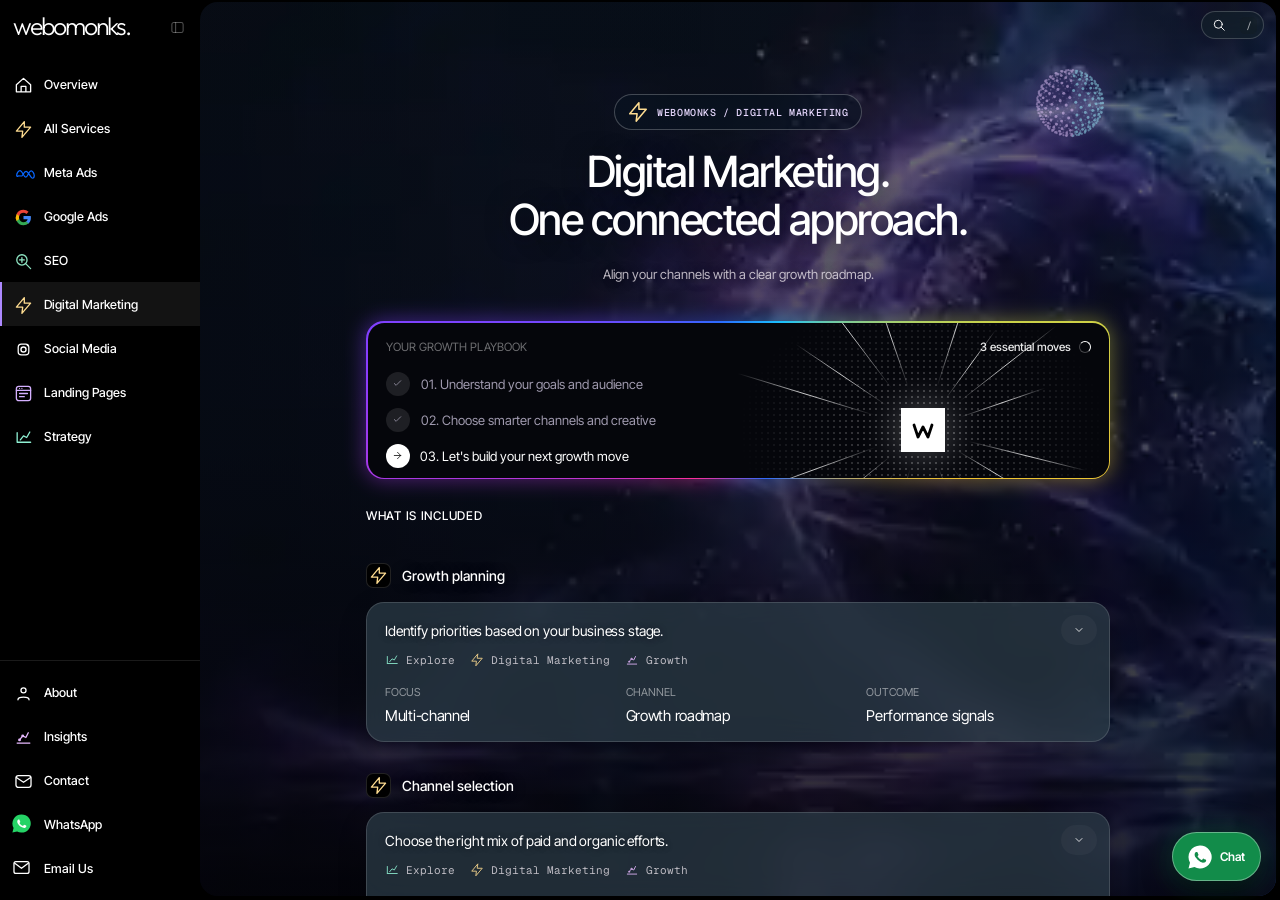
<file: digital-marketing.html>
<!doctype html><html lang="en"><head><meta charset="utf-8"><meta name="viewport" content="width=device-width,initial-scale=1,viewport-fit=cover"><meta name="theme-color" content="#000000"><meta name="description" content="Unite your digital marketing channels around your business goals."><meta property="og:title" content="Digital Marketing | WEBOMONKS"><meta property="og:description" content="Unite your digital marketing channels around your business goals."><meta property="og:type" content="website"><meta property="og:url" content="https://webomonks.com/digital-marketing.html"><link rel="canonical" href="https://webomonks.com/digital-marketing.html"><title>Digital Marketing | WEBOMONKS — Digital Growth Studio</title><link rel="preconnect" href="https://fonts.googleapis.com"><link rel="preconnect" href="https://fonts.gstatic.com" crossorigin><link href="https://fonts.googleapis.com/css2?family=Geist+Mono:wght@400;500&family=Inter+Tight:wght@400;500;600&family=Outfit:wght@300;400&display=swap" rel="stylesheet"><link rel="stylesheet" href="assets/wafer-theme.css"><script src="assets/wafer-theme.js" defer></script><link rel="icon" type="image/svg+xml" href="/favicon.svg"><meta name="twitter:card" content="summary_large_image"><meta property="og:image" content="https://d8j0ntlcm91z4.cloudfront.net/user_38xzZboKViGWJOttwIXH07lWA1P/hf_20261008_132124_50d78eac-e46e-49d5-a59b-de71f535c38d.png"><meta property="og:image:alt" content="WEBOMONKS cinematic digital growth studio"><meta name="twitter:image" content="https://d8j0ntlcm91z4.cloudfront.net/user_38xzZboKViGWJOttwIXH07lWA1P/hf_20261008_132124_50d78eac-e46e-49d5-a59b-de71f535c38d.png"><script type="application/ld+json">{"@context":"https://schema.org","@graph":[{"@type":"Organization","@id":"https://webomonks.com/#organization","name":"WEBOMONKS","url":"https://webomonks.com/","email":"Webomonks0@gmail.com","telephone":"+91 7088855556","logo":"https://webomonks.com/favicon.svg","contactPoint":{"@type":"ContactPoint","contactType":"customer service","email":"Webomonks0@gmail.com","telephone":"+91 7088855556","availableLanguage":["English","Hindi"]}},{"@type":"WebPage","@id":"https://webomonks.com/digital-marketing.html#webpage","url":"https://webomonks.com/digital-marketing.html","name":"Digital Marketing | WEBOMONKS — Digital Growth Studio","description":"Unite your digital marketing channels around your business goals.","isPartOf":{"@id":"https://webomonks.com/#website"}},{"@type":"WebSite","@id":"https://webomonks.com/#website","url":"https://webomonks.com/","name":"WEBOMONKS","publisher":{"@id":"https://webomonks.com/#organization"}}]}</script><noscript><style>.auth{display:none!important}.app{opacity:1!important;visibility:visible!important}.rise{opacity:1!important;transform:none!important;filter:none!important}.side{opacity:1!important}</style></noscript></head><body data-page="digital-marketing" data-title="Digital Marketing"><a class="wm-skip-link" href="#scroll">Skip to main content</a><div class="app on" id="app" aria-hidden="false"><aside class="side" id="sidebar" aria-label="WEBOMONKS navigation"><div class="side-top"><a class="wordmark" href="index.html" aria-label="WEBOMONKS home">webomonks.</a><button type="button" class="collapse" id="collapse" aria-label="Collapse sidebar"><svg viewBox="0 0 24 24" xmlns="http://www.w3.org/2000/svg" fill="none" stroke="currentColor" stroke-width="1.65" stroke-linecap="round" stroke-linejoin="round" aria-hidden="true"><rect x="3" y="4" width="18" height="16" rx="3"/><path d="M9 4v16"/></svg></button><button class="mini-open" type="button" id="expand" aria-label="Expand sidebar"><svg width="17" height="17" viewBox="0 0 24 24"><path d="M3 7 7 19 12 9 17 19 21 7" fill="none" stroke="currentColor" stroke-width="2.8" stroke-linecap="round" stroke-linejoin="round"/></svg></button></div><nav id="navMain" aria-label="Services and pages"><a class="nav-link" href="index.html"><span class="side-icon"><span class="brand-mark"><svg viewBox="0 0 24 24" xmlns="http://www.w3.org/2000/svg" fill="none" stroke="currentColor" stroke-width="1.65" stroke-linecap="round" stroke-linejoin="round" aria-hidden="true"><path d="m3 11 9-8 9 8v9H3v-9M9 20v-7h6v7"/></svg></span></span><span class="side-label">Overview</span></a><a class="nav-link" href="services.html"><span class="side-icon"><span class="brand-mark"><svg viewBox="0 0 24 24" xmlns="http://www.w3.org/2000/svg" fill="none" stroke="#ffdd91" stroke-width="1.65" stroke-linecap="round" stroke-linejoin="round" aria-hidden="true"><path d="m13 2-10 12h8l-1 8 11-13h-8z"/></svg></span></span><span class="side-label">All Services</span></a><a class="nav-link" href="meta-ads.html"><span class="side-icon"><span class="brand-cluster"><span class="brand-mark"><svg xmlns="http://www.w3.org/2000/svg" viewBox="0 0 48 24" aria-hidden="true"><path fill="none" stroke="#0866FF" stroke-width="3.1" stroke-linecap="round" d="M5.5 17.8C3.9 20.3 1.8 20.1 1.7 17c0-6 4.8-12.4 8.4-12.4 6.3 0 9 16.8 14.7 16.8 4.9 0 7.2-15.6 13.2-16 3.7-.2 8.1 5.7 8.1 11.9 0 4.1-1.3 6.7-4.5 6.7-5.1 0-9.4-17.5-16.3-17.5-4.2 0-7.1 7.3-10.3 11.8Z"/></svg></span><span class="brand-mark"><svg xmlns="http://www.w3.org/2000/svg" viewBox="0 0 24 24" aria-hidden="true"><defs><linearGradient id="wmIG" x1="0" y1="1" x2="1" y2="0"><stop stop-color="#FFDD55"/><stop offset=".28" stop-color="#FF543E"/><stop offset=".55" stop-color="#C837AB"/><stop offset="1" stop-color="#5655CE"/></linearGradient></defs><rect x="2.3" y="2.3" width="19.4" height="19.4" rx="6.1" fill="url(#wmIG)"/><rect x="5.3" y="5.3" width="13.4" height="13.4" rx="4" fill="none" stroke="#fff" stroke-width="1.6"/><circle cx="12" cy="12" r="3.2" fill="none" stroke="#fff" stroke-width="1.7"/><circle cx="17.1" cy="6.9" r="1.1" fill="#fff"/></svg></span></span></span><span class="side-label">Meta Ads</span></a><a class="nav-link" href="google-ads.html"><span class="side-icon"><span class="brand-mark"><svg xmlns="http://www.w3.org/2000/svg" viewBox="0 0 24 24" aria-hidden="true"><path fill="#4285F4" d="M21.35 12.24c0-.7-.06-1.4-.18-2.07H12v3.91h5.24a4.5 4.5 0 0 1-1.95 2.95v2.46h3.18c1.87-1.72 2.88-4.26 2.88-7.25Z"/><path fill="#34A853" d="M12 21.75a9.74 9.74 0 0 0 6.47-2.36l-3.18-2.46c-.88.6-2 .96-3.29.96a5.78 5.78 0 0 1-5.43-4h-3.3v2.55A9.76 9.76 0 0 0 12 21.75Z"/><path fill="#FBBC05" d="M6.57 13.89a5.88 5.88 0 0 1 0-3.78V7.56h-3.3a9.74 9.74 0 0 0 0 8.88l3.3-2.55Z"/><path fill="#EA4335" d="M12 6.11c1.41 0 2.66.49 3.66 1.43l2.75-2.75A9.42 9.42 0 0 0 12 2.25a9.76 9.76 0 0 0-8.73 5.31l3.3 2.55a5.78 5.78 0 0 1 5.43-4Z"/></svg></span></span><span class="side-label">Google Ads</span></a><a class="nav-link" href="seo.html"><span class="side-icon"><span class="brand-mark"><svg viewBox="0 0 24 24" xmlns="http://www.w3.org/2000/svg" fill="none" stroke="#8fe5c3" stroke-width="1.65" stroke-linecap="round" stroke-linejoin="round" aria-hidden="true"><circle cx="10" cy="10" r="6.5"/><path d="m15 15 6 6M7 10h6m-3-3v6"/></svg></span></span><span class="side-label">SEO</span></a><a class="nav-link active" href="digital-marketing.html" aria-current="page"><span class="side-icon"><span class="brand-mark"><svg viewBox="0 0 24 24" xmlns="http://www.w3.org/2000/svg" fill="none" stroke="#ffdd91" stroke-width="1.65" stroke-linecap="round" stroke-linejoin="round" aria-hidden="true"><path d="m13 2-10 12h8l-1 8 11-13h-8z"/></svg></span></span><span class="side-label">Digital Marketing</span></a><a class="nav-link" href="social-media.html"><span class="side-icon"><span class="brand-cluster"><span class="brand-mark"><svg xmlns="http://www.w3.org/2000/svg" viewBox="0 0 24 24" aria-hidden="true"><defs><linearGradient id="wmIG" x1="0" y1="1" x2="1" y2="0"><stop stop-color="#FFDD55"/><stop offset=".28" stop-color="#FF543E"/><stop offset=".55" stop-color="#C837AB"/><stop offset="1" stop-color="#5655CE"/></linearGradient></defs><rect x="2.3" y="2.3" width="19.4" height="19.4" rx="6.1" fill="url(#wmIG)"/><rect x="5.3" y="5.3" width="13.4" height="13.4" rx="4" fill="none" stroke="#fff" stroke-width="1.6"/><circle cx="12" cy="12" r="3.2" fill="none" stroke="#fff" stroke-width="1.7"/><circle cx="17.1" cy="6.9" r="1.1" fill="#fff"/></svg></span><span class="brand-mark"><svg xmlns="http://www.w3.org/2000/svg" viewBox="0 0 24 24" aria-hidden="true"><rect x="1.7" y="1.7" width="20.6" height="20.6" rx="5" fill="#1877F2"/><path d="M14.8 8.3h2V5.25c-.38-.05-1.58-.14-3.02-.14-3.07 0-5.06 1.85-5.06 5.23v2.62H5.6v3.47h3.12v5.81h3.74v-5.81h3.12l.5-3.47h-3.62v-2.28c0-1 .29-1.68 1.85-1.68h.49Z" fill="#fff"/></svg></span></span></span><span class="side-label">Social Media</span></a><a class="nav-link" href="landing-pages.html"><span class="side-icon"><span class="brand-mark"><svg viewBox="0 0 24 24" xmlns="http://www.w3.org/2000/svg" fill="none" stroke="#d4b0ff" stroke-width="1.65" stroke-linecap="round" stroke-linejoin="round" aria-hidden="true"><rect x="3" y="3" width="18" height="18" rx="3"/><path d="M3 8h18M7 5.5h.01M10 5.5h.01M7 12h10M7 16h6"/></svg></span></span><span class="side-label">Landing Pages</span></a><a class="nav-link" href="strategy.html"><span class="side-icon"><span class="brand-mark"><svg viewBox="0 0 24 24" xmlns="http://www.w3.org/2000/svg" fill="none" stroke="#8ff1d4" stroke-width="1.65" stroke-linecap="round" stroke-linejoin="round" aria-hidden="true"><path d="M4 18V6m0 12h17M8 15l4-5 4 2 4-7"/></svg></span></span><span class="side-label">Strategy</span></a></nav><nav class="side-footer" aria-label="Company pages"><a class="nav-link" href="about.html"><span class="side-icon"><span class="brand-mark"><svg viewBox="0 0 24 24" xmlns="http://www.w3.org/2000/svg" fill="none" stroke="currentColor" stroke-width="1.65" stroke-linecap="round" stroke-linejoin="round" aria-hidden="true"><circle cx="12" cy="8" r="3.2"/><path d="M5 20c0-4.5 14-4.5 14 0"/></svg></span></span><span class="side-label">About</span></a><a class="nav-link" href="insights.html"><span class="side-icon"><span class="brand-mark"><svg viewBox="0 0 24 24" xmlns="http://www.w3.org/2000/svg" fill="none" stroke="#e7b9ff" stroke-width="1.65" stroke-linecap="round" stroke-linejoin="round" aria-hidden="true"><path d="M4 19h16M7 15l4-5 4 2 3-6"/><circle cx="7" cy="15" r="1"/><circle cx="11" cy="10" r="1"/></svg></span></span><span class="side-label">Insights</span></a><a class="nav-link" href="contact.html"><span class="side-icon"><span class="brand-mark"><svg viewBox="0 0 24 24" xmlns="http://www.w3.org/2000/svg" fill="none" stroke="currentColor" stroke-width="1.65" stroke-linecap="round" stroke-linejoin="round" aria-hidden="true"><rect x="2.5" y="4.5" width="19" height="15" rx="3"/><path d="m3 7 9 6 9-6"/></svg></span></span><span class="side-label">Contact</span></a><a class="nav-link wm-wa-nav" href="https://wa.me/917088855556?text=Hello%20WEBOMONKS%2C%20I%20want%20to%20discuss%20a%20project." target="_blank" rel="noopener noreferrer" aria-label="Contact WEBOMONKS on WhatsApp"><span class="side-icon"><svg xmlns="http://www.w3.org/2000/svg" viewBox="0 0 24 24" aria-hidden="true"><path fill="#25D366" d="M12 .5A11.5 11.5 0 0 0 2 17.7L.5 23.5l6-1.5A11.5 11.5 0 1 0 12 .5Z"/><path fill="#fff" d="M17.56 14.59c-.28-.14-1.68-.83-1.94-.92-.26-.1-.45-.14-.64.14-.19.28-.73.92-.9 1.1-.16.19-.33.21-.6.07-.29-.14-1.2-.44-2.29-1.41-.85-.75-1.41-1.68-1.58-1.96-.16-.28-.02-.43.13-.58.13-.13.28-.33.43-.49.14-.16.19-.28.28-.47.1-.19.05-.35-.02-.49-.08-.14-.64-1.54-.88-2.11-.23-.55-.46-.48-.63-.49h-.54c-.19 0-.5.07-.75.35-.26.28-1 1-1 2.37s1.02 2.72 1.16 2.91c.14.19 2 3.05 4.84 4.28.67.29 1.2.46 1.61.59.68.22 1.3.19 1.79.12.54-.08 1.68-.69 1.92-1.35.23-.66.23-1.23.16-1.35-.07-.11-.26-.18-.54-.32Z"/></svg></span><span class="side-label">WhatsApp</span></a><a class="nav-link wm-mail-nav" href="mailto:Webomonks0@gmail.com" aria-label="Email WEBOMONKS"><span class="side-icon"><svg xmlns="http://www.w3.org/2000/svg" viewBox="0 0 24 24" fill="none" stroke="currentColor" stroke-width="1.6" stroke-linecap="round" stroke-linejoin="round" aria-hidden="true"><rect x="2.5" y="4.5" width="19" height="15" rx="2.5"/><path d="m3.5 6.5 8.5 6.5 8.5-6.5"/></svg></span><span class="side-label">Email Us</span></a></nav></aside><section class="panel" id="panel" aria-label="WEBOMONKS digital growth dashboard"><video id="skyVideo" crossorigin="anonymous" muted loop playsinline preload="metadata" poster="https://d8j0ntlcm91z4.cloudfront.net/user_38xzZboKViGWJOttwIXH07lWA1P/hf_20261008_132137_6359ecf6-579c-4ff9-9f28-b220076e9195.png"><source src="https://d8j0ntlcm91z4.cloudfront.net/user_38xzZboKViGWJOttwIXH07lWA1P/hf_20261008_132231_6df9b9a8-6975-4855-bdd8-5d72911d6ca5.mp4" type="video/mp4"></video><canvas class="ascii" id="skyAscii" aria-hidden="true"></canvas><button type="button" class="search-pill" id="search" aria-expanded="false" aria-controls="studioSearch" aria-label="Search services"><svg viewBox="0 0 24 24" xmlns="http://www.w3.org/2000/svg" fill="none" stroke="currentColor" stroke-width="1.65" stroke-linecap="round" stroke-linejoin="round" aria-hidden="true"><circle cx="10.7" cy="10.7" r="6.8"/><path d="m16 16 5 5"/></svg><kbd>/</kbd></button><div class="studio-search" id="studioSearch" hidden><label for="studioSearchInput" class="sr-only">Search pages</label><input id="studioSearchInput" type="search" placeholder="Search services, SEO, Google Ads…"><div class="studio-search-results" id="studioSearchResults"></div><small>Press Esc to close · Enter to open a result</small></div><main class="scroller" id="scroll"><div class="column"><header class="hero rise" style="--i:0"><span class="hero-badge"><span class="brand-mark"><svg viewBox="0 0 24 24" xmlns="http://www.w3.org/2000/svg" fill="none" stroke="#ffdd91" stroke-width="1.65" stroke-linecap="round" stroke-linejoin="round" aria-hidden="true"><path d="m13 2-10 12h8l-1 8 11-13h-8z"/></svg></span> WEBOMONKS / DIGITAL MARKETING</span><div class="hero-orbit"><canvas id="scene3d" aria-label="Animated 3D particle sphere"></canvas></div><h1>Digital Marketing. <br>One connected approach.</h1><p>Align your channels with a clear growth roadmap.</p></header><div class="get-wrap rise" style="--i:4"><div class="get-inner"><div class="burst" aria-hidden="true"><div class="burst-dots"></div><svg class="burst-rays" viewBox="0 0 400 300" aria-hidden="true"><defs><radialGradient id="rayFade"><stop offset="0%" stop-color="#fff" stop-opacity=".95"/><stop offset="55%" stop-color="#fff" stop-opacity=".45"/><stop offset="100%" stop-color="#fff" stop-opacity="0"/></radialGradient></defs><line x1="222" y1="150" x2="340" y2="150" stroke="url(#rayFade)" stroke-width=".85" style="animation:ray-pulse 4s ease-in-out infinite;animation-delay:0s"/><line x1="221.34650597807192" y1="155.3222817031927" x2="387.2670751712673" y2="196.69092585073588" stroke="url(#rayFade)" stroke-width=".85" style="animation:ray-pulse 4s ease-in-out infinite;animation-delay:0.18s"/><line x1="218.85768061544647" y1="161.3308376480212" x2="325.1464259025084" y2="225.1955589368679" stroke="url(#rayFade)" stroke-width=".85" style="animation:ray-pulse 4s ease-in-out infinite;animation-delay:0.36s"/><line x1="213.54455245716449" y1="167.33623657934788" x2="322.516633589806" y2="306.8141399677377" stroke="url(#rayFade)" stroke-width=".85" style="animation:ray-pulse 4s ease-in-out infinite;animation-delay:0.54s"/><line x1="208.24134505515008" y1="170.39804480046934" x2="256.9402021992186" y2="290.9319458941517" stroke="url(#rayFade)" stroke-width=".85" style="animation:ray-pulse 4s ease-in-out infinite;animation-delay:0.72s"/><line x1="200" y1="172" x2="200" y2="355" stroke="url(#rayFade)" stroke-width=".85" style="animation:ray-pulse 4s ease-in-out infinite;animation-delay:0.8999999999999999s"/><line x1="193.20162612375117" y1="170.92324335849338" x2="151.17531488875832" y2="300.2669295746343" stroke="url(#rayFade)" stroke-width=".85" style="animation:ray-pulse 4s ease-in-out infinite;animation-delay:1.08s"/><line x1="187.6977561236436" y1="168.2388265962109" x2="82.01029736767245" y2="324.9269278091138" stroke="url(#rayFade)" stroke-width=".85" style="animation:ray-pulse 4s ease-in-out infinite;animation-delay:0s"/><line x1="182.90278884794665" y1="163.84504860309642" x2="72.5480623210568" y2="253.2085441321734" stroke="url(#rayFade)" stroke-width=".85" style="animation:ray-pulse 4s ease-in-out infinite;animation-delay:0.18s"/><line x1="179.32676234271003" y1="157.52444315316473" x2="-3.913298710542108" y2="224.21837110167013" stroke="url(#rayFade)" stroke-width=".85" style="animation:ray-pulse 4s ease-in-out infinite;animation-delay:0.36s"/><line x1="178" y1="150" x2="30" y2="150.00000000000003" stroke="url(#rayFade)" stroke-width=".85" style="animation:ray-pulse 4s ease-in-out infinite;animation-delay:0.54s"/><line x1="178.9612953688132" y1="143.5678224960998" x2="-13.25596057975693" y2="84.80110984682979" stroke="url(#rayFade)" stroke-width=".85" style="animation:ray-pulse 4s ease-in-out infinite;animation-delay:0.72s"/><line x1="181.7611734037891" y1="137.6977561236436" x2="54.08938723031264" y2="51.58204898914859" stroke="url(#rayFade)" stroke-width=".85" style="animation:ray-pulse 4s ease-in-out infinite;animation-delay:0.8999999999999999s"/><line x1="186.76006949065493" y1="132.43001877895955" x2="62.18435969818094" y2="-32.88753180083006" stroke="url(#rayFade)" stroke-width=".85" style="animation:ray-pulse 4s ease-in-out infinite;animation-delay:1.08s"/><line x1="192.83750060194257" y1="129.198591336815" x2="140.7465958887975" y2="-22.084380759075657" stroke="url(#rayFade)" stroke-width=".85" style="animation:ray-pulse 4s ease-in-out infinite;animation-delay:0s"/><line x1="200" y1="128" x2="199.99999999999994" y2="-85" stroke="url(#rayFade)" stroke-width=".85" style="animation:ray-pulse 4s ease-in-out infinite;animation-delay:0.18s"/><line x1="206.79837387624883" y1="129.07675664150662" x2="258.0951949424901" y2="-28.798625063488885" stroke="url(#rayFade)" stroke-width=".85" style="animation:ray-pulse 4s ease-in-out infinite;animation-delay:0.36s"/><line x1="212.9312755504344" y1="132.20162612375117" x2="282.87772057323866" y2="35.928603793132396" stroke="url(#rayFade)" stroke-width=".85" style="animation:ray-pulse 4s ease-in-out infinite;animation-delay:0.54s"/><line x1="217.33623657934788" y1="136.45544754283551" x2="352.874086199704" y2="30.561673786822183" stroke="url(#rayFade)" stroke-width=".85" style="animation:ray-pulse 4s ease-in-out infinite;animation-delay:0.72s"/><line x1="220.80140866318496" y1="142.83750060194254" x2="338.99123061309956" y2="102.14148129479784" stroke="url(#rayFade)" stroke-width=".85" style="animation:ray-pulse 4s ease-in-out infinite;animation-delay:0.8999999999999999s"/></svg><div class="burst-tile"><svg viewBox="0 0 24 24"><path d="M3 7 7 19 12 9 17 19 21 7" fill="none" stroke="currentColor" stroke-width="2.8" stroke-linecap="round" stroke-linejoin="round"/></svg></div></div><div class="get-header"><span>YOUR GROWTH PLAYBOOK</span><span class="get-status">3 essential moves <span class="spinner" aria-hidden="true"></span></span></div><ol class="get-list"><li><span class="check-circle"><svg viewBox="0 0 24 24" xmlns="http://www.w3.org/2000/svg" fill="none" stroke="currentColor" stroke-width="1.65" stroke-linecap="round" stroke-linejoin="round" aria-hidden="true"><path d="m5 12 4 4L19 6"/></svg></span><span>01. Understand your goals and audience</span></li><li><span class="check-circle"><svg viewBox="0 0 24 24" xmlns="http://www.w3.org/2000/svg" fill="none" stroke="currentColor" stroke-width="1.65" stroke-linecap="round" stroke-linejoin="round" aria-hidden="true"><path d="m5 12 4 4L19 6"/></svg></span><span>02. Choose smarter channels and creative</span></li><li><a href="contact.html" aria-label="Discuss your growth plan"><span class="check-circle"><svg viewBox="0 0 24 24" xmlns="http://www.w3.org/2000/svg" fill="none" stroke="currentColor" stroke-width="1.65" stroke-linecap="round" stroke-linejoin="round" aria-hidden="true"><path d="M5 12h14m-7-7 7 7-7 7"/></svg></span><span>03. Let's build your next growth move</span><span class="chev"><svg viewBox="0 0 24 24" xmlns="http://www.w3.org/2000/svg" fill="none" stroke="currentColor" stroke-width="1.65" stroke-linecap="round" stroke-linejoin="round" aria-hidden="true"><path d="M5 12h14m-7-7 7 7-7 7"/></svg></span></a></li></ol></div></div><h3 class="subhead rise" style="--i:5">What is included</h3><section class="model-block rise first" style="--i:6" data-service="growth planning"><div class="model-name"><span class="badge"><span class="brand-mark"><svg viewBox="0 0 24 24" xmlns="http://www.w3.org/2000/svg" fill="none" stroke="#ffdd91" stroke-width="1.65" stroke-linecap="round" stroke-linejoin="round" aria-hidden="true"><path d="m13 2-10 12h8l-1 8 11-13h-8z"/></svg></span></span>Growth planning</div><div class="model-card"><button type="button" class="model-summary" aria-expanded="false"><span class="model-desc">Identify priorities based on your business stage.</span><div class="tags"><span class="tag"><svg viewBox="0 0 24 24" xmlns="http://www.w3.org/2000/svg" fill="none" stroke="#8ff1d4" stroke-width="1.65" stroke-linecap="round" stroke-linejoin="round" aria-hidden="true"><path d="M4 18V6m0 12h17M8 15l4-5 4 2 4-7"/></svg>Explore</span><span class="tag"><svg viewBox="0 0 24 24" xmlns="http://www.w3.org/2000/svg" fill="none" stroke="#ffdd91" stroke-width="1.65" stroke-linecap="round" stroke-linejoin="round" aria-hidden="true"><path d="m13 2-10 12h8l-1 8 11-13h-8z"/></svg>Digital Marketing</span><span class="tag"><svg viewBox="0 0 24 24" xmlns="http://www.w3.org/2000/svg" fill="none" stroke="#e7b9ff" stroke-width="1.65" stroke-linecap="round" stroke-linejoin="round" aria-hidden="true"><path d="M4 19h16M7 15l4-5 4 2 3-6"/><circle cx="7" cy="15" r="1"/><circle cx="11" cy="10" r="1"/></svg>Growth</span></div><div class="stats"><div class="stat"><div class="stat-label">FOCUS</div><div class="stat-value">Multi-channel</div></div><div class="stat"><div class="stat-label">CHANNEL</div><div class="stat-value">Growth roadmap</div></div><div class="stat"><div class="stat-label">OUTCOME</div><div class="stat-value">Performance signals</div></div></div><span class="toggle-pill" aria-hidden="true"><svg viewBox="0 0 24 24" xmlns="http://www.w3.org/2000/svg" fill="none" stroke="currentColor" stroke-width="1.65" stroke-linecap="round" stroke-linejoin="round" aria-hidden="true"><path d="m6 9 6 6 6-6"/></svg></span></button><div class="expanded"><div class="expanded-clip"><div class="code-box"><h3 class="subhead">What we can help you achieve</h3><p class="detail-intro">Identify priorities based on your business stage.</p><ul class="service-points"><li>Identify priorities based on your business stage.</li></ul><a class="service-action" href="contact.html">Discuss Growth planning ↗</a></div></div></div></div></section><section class="model-block rise" style="--i:7.1" data-service="channel selection"><div class="model-name"><span class="badge"><span class="brand-mark"><svg viewBox="0 0 24 24" xmlns="http://www.w3.org/2000/svg" fill="none" stroke="#ffdd91" stroke-width="1.65" stroke-linecap="round" stroke-linejoin="round" aria-hidden="true"><path d="m13 2-10 12h8l-1 8 11-13h-8z"/></svg></span></span>Channel selection</div><div class="model-card"><button type="button" class="model-summary" aria-expanded="false"><span class="model-desc">Choose the right mix of paid and organic efforts.</span><div class="tags"><span class="tag"><svg viewBox="0 0 24 24" xmlns="http://www.w3.org/2000/svg" fill="none" stroke="#8ff1d4" stroke-width="1.65" stroke-linecap="round" stroke-linejoin="round" aria-hidden="true"><path d="M4 18V6m0 12h17M8 15l4-5 4 2 4-7"/></svg>Explore</span><span class="tag"><svg viewBox="0 0 24 24" xmlns="http://www.w3.org/2000/svg" fill="none" stroke="#ffdd91" stroke-width="1.65" stroke-linecap="round" stroke-linejoin="round" aria-hidden="true"><path d="m13 2-10 12h8l-1 8 11-13h-8z"/></svg>Digital Marketing</span><span class="tag"><svg viewBox="0 0 24 24" xmlns="http://www.w3.org/2000/svg" fill="none" stroke="#e7b9ff" stroke-width="1.65" stroke-linecap="round" stroke-linejoin="round" aria-hidden="true"><path d="M4 19h16M7 15l4-5 4 2 3-6"/><circle cx="7" cy="15" r="1"/><circle cx="11" cy="10" r="1"/></svg>Growth</span></div><div class="stats"><div class="stat"><div class="stat-label">FOCUS</div><div class="stat-value">Multi-channel</div></div><div class="stat"><div class="stat-label">CHANNEL</div><div class="stat-value">Growth roadmap</div></div><div class="stat"><div class="stat-label">OUTCOME</div><div class="stat-value">Performance signals</div></div></div><span class="toggle-pill" aria-hidden="true"><svg viewBox="0 0 24 24" xmlns="http://www.w3.org/2000/svg" fill="none" stroke="currentColor" stroke-width="1.65" stroke-linecap="round" stroke-linejoin="round" aria-hidden="true"><path d="m6 9 6 6 6-6"/></svg></span></button><div class="expanded"><div class="expanded-clip"><div class="code-box"><h3 class="subhead">What we can help you achieve</h3><p class="detail-intro">Choose the right mix of paid and organic efforts.</p><ul class="service-points"><li>Choose the right mix of paid and organic efforts.</li></ul><a class="service-action" href="contact.html">Discuss Channel selection ↗</a></div></div></div></div></section><section class="model-block rise" style="--i:8.2" data-service="customer journey"><div class="model-name"><span class="badge"><span class="brand-mark"><svg viewBox="0 0 24 24" xmlns="http://www.w3.org/2000/svg" fill="none" stroke="#ffdd91" stroke-width="1.65" stroke-linecap="round" stroke-linejoin="round" aria-hidden="true"><path d="m13 2-10 12h8l-1 8 11-13h-8z"/></svg></span></span>Customer journey</div><div class="model-card"><button type="button" class="model-summary" aria-expanded="false"><span class="model-desc">Understand how people discover, evaluate and convert.</span><div class="tags"><span class="tag"><svg viewBox="0 0 24 24" xmlns="http://www.w3.org/2000/svg" fill="none" stroke="#8ff1d4" stroke-width="1.65" stroke-linecap="round" stroke-linejoin="round" aria-hidden="true"><path d="M4 18V6m0 12h17M8 15l4-5 4 2 4-7"/></svg>Explore</span><span class="tag"><svg viewBox="0 0 24 24" xmlns="http://www.w3.org/2000/svg" fill="none" stroke="#ffdd91" stroke-width="1.65" stroke-linecap="round" stroke-linejoin="round" aria-hidden="true"><path d="m13 2-10 12h8l-1 8 11-13h-8z"/></svg>Digital Marketing</span><span class="tag"><svg viewBox="0 0 24 24" xmlns="http://www.w3.org/2000/svg" fill="none" stroke="#e7b9ff" stroke-width="1.65" stroke-linecap="round" stroke-linejoin="round" aria-hidden="true"><path d="M4 19h16M7 15l4-5 4 2 3-6"/><circle cx="7" cy="15" r="1"/><circle cx="11" cy="10" r="1"/></svg>Growth</span></div><div class="stats"><div class="stat"><div class="stat-label">FOCUS</div><div class="stat-value">Multi-channel</div></div><div class="stat"><div class="stat-label">CHANNEL</div><div class="stat-value">Growth roadmap</div></div><div class="stat"><div class="stat-label">OUTCOME</div><div class="stat-value">Performance signals</div></div></div><span class="toggle-pill" aria-hidden="true"><svg viewBox="0 0 24 24" xmlns="http://www.w3.org/2000/svg" fill="none" stroke="currentColor" stroke-width="1.65" stroke-linecap="round" stroke-linejoin="round" aria-hidden="true"><path d="m6 9 6 6 6-6"/></svg></span></button><div class="expanded"><div class="expanded-clip"><div class="code-box"><h3 class="subhead">What we can help you achieve</h3><p class="detail-intro">Understand how people discover, evaluate and convert.</p><ul class="service-points"><li>Understand how people discover, evaluate and convert.</li></ul><a class="service-action" href="contact.html">Discuss Customer journey ↗</a></div></div></div></div></section><section class="model-block rise" style="--i:9.3" data-service="content direction"><div class="model-name"><span class="badge"><span class="brand-mark"><svg viewBox="0 0 24 24" xmlns="http://www.w3.org/2000/svg" fill="none" stroke="#ffdd91" stroke-width="1.65" stroke-linecap="round" stroke-linejoin="round" aria-hidden="true"><path d="m13 2-10 12h8l-1 8 11-13h-8z"/></svg></span></span>Content direction</div><div class="model-card"><button type="button" class="model-summary" aria-expanded="false"><span class="model-desc">Plan useful messaging and creative themes.</span><div class="tags"><span class="tag"><svg viewBox="0 0 24 24" xmlns="http://www.w3.org/2000/svg" fill="none" stroke="#8ff1d4" stroke-width="1.65" stroke-linecap="round" stroke-linejoin="round" aria-hidden="true"><path d="M4 18V6m0 12h17M8 15l4-5 4 2 4-7"/></svg>Explore</span><span class="tag"><svg viewBox="0 0 24 24" xmlns="http://www.w3.org/2000/svg" fill="none" stroke="#ffdd91" stroke-width="1.65" stroke-linecap="round" stroke-linejoin="round" aria-hidden="true"><path d="m13 2-10 12h8l-1 8 11-13h-8z"/></svg>Digital Marketing</span><span class="tag"><svg viewBox="0 0 24 24" xmlns="http://www.w3.org/2000/svg" fill="none" stroke="#e7b9ff" stroke-width="1.65" stroke-linecap="round" stroke-linejoin="round" aria-hidden="true"><path d="M4 19h16M7 15l4-5 4 2 3-6"/><circle cx="7" cy="15" r="1"/><circle cx="11" cy="10" r="1"/></svg>Growth</span></div><div class="stats"><div class="stat"><div class="stat-label">FOCUS</div><div class="stat-value">Multi-channel</div></div><div class="stat"><div class="stat-label">CHANNEL</div><div class="stat-value">Growth roadmap</div></div><div class="stat"><div class="stat-label">OUTCOME</div><div class="stat-value">Performance signals</div></div></div><span class="toggle-pill" aria-hidden="true"><svg viewBox="0 0 24 24" xmlns="http://www.w3.org/2000/svg" fill="none" stroke="currentColor" stroke-width="1.65" stroke-linecap="round" stroke-linejoin="round" aria-hidden="true"><path d="m6 9 6 6 6-6"/></svg></span></button><div class="expanded"><div class="expanded-clip"><div class="code-box"><h3 class="subhead">What we can help you achieve</h3><p class="detail-intro">Plan useful messaging and creative themes.</p><ul class="service-points"><li>Plan useful messaging and creative themes.</li></ul><a class="service-action" href="contact.html">Discuss Content direction ↗</a></div></div></div></div></section><section class="model-block rise" style="--i:10.4" data-service="campaign coordination"><div class="model-name"><span class="badge"><span class="brand-mark"><svg viewBox="0 0 24 24" xmlns="http://www.w3.org/2000/svg" fill="none" stroke="#ffdd91" stroke-width="1.65" stroke-linecap="round" stroke-linejoin="round" aria-hidden="true"><path d="m13 2-10 12h8l-1 8 11-13h-8z"/></svg></span></span>Campaign coordination</div><div class="model-card"><button type="button" class="model-summary" aria-expanded="false"><span class="model-desc">Keep paid media and organic activity aligned.</span><div class="tags"><span class="tag"><svg viewBox="0 0 24 24" xmlns="http://www.w3.org/2000/svg" fill="none" stroke="#8ff1d4" stroke-width="1.65" stroke-linecap="round" stroke-linejoin="round" aria-hidden="true"><path d="M4 18V6m0 12h17M8 15l4-5 4 2 4-7"/></svg>Explore</span><span class="tag"><svg viewBox="0 0 24 24" xmlns="http://www.w3.org/2000/svg" fill="none" stroke="#ffdd91" stroke-width="1.65" stroke-linecap="round" stroke-linejoin="round" aria-hidden="true"><path d="m13 2-10 12h8l-1 8 11-13h-8z"/></svg>Digital Marketing</span><span class="tag"><svg viewBox="0 0 24 24" xmlns="http://www.w3.org/2000/svg" fill="none" stroke="#e7b9ff" stroke-width="1.65" stroke-linecap="round" stroke-linejoin="round" aria-hidden="true"><path d="M4 19h16M7 15l4-5 4 2 3-6"/><circle cx="7" cy="15" r="1"/><circle cx="11" cy="10" r="1"/></svg>Growth</span></div><div class="stats"><div class="stat"><div class="stat-label">FOCUS</div><div class="stat-value">Multi-channel</div></div><div class="stat"><div class="stat-label">CHANNEL</div><div class="stat-value">Growth roadmap</div></div><div class="stat"><div class="stat-label">OUTCOME</div><div class="stat-value">Performance signals</div></div></div><span class="toggle-pill" aria-hidden="true"><svg viewBox="0 0 24 24" xmlns="http://www.w3.org/2000/svg" fill="none" stroke="currentColor" stroke-width="1.65" stroke-linecap="round" stroke-linejoin="round" aria-hidden="true"><path d="m6 9 6 6 6-6"/></svg></span></button><div class="expanded"><div class="expanded-clip"><div class="code-box"><h3 class="subhead">What we can help you achieve</h3><p class="detail-intro">Keep paid media and organic activity aligned.</p><ul class="service-points"><li>Keep paid media and organic activity aligned.</li></ul><a class="service-action" href="contact.html">Discuss Campaign coordination ↗</a></div></div></div></div></section><section class="model-block rise" style="--i:11.5" data-service="measurement"><div class="model-name"><span class="badge"><span class="brand-mark"><svg viewBox="0 0 24 24" xmlns="http://www.w3.org/2000/svg" fill="none" stroke="#ffdd91" stroke-width="1.65" stroke-linecap="round" stroke-linejoin="round" aria-hidden="true"><path d="m13 2-10 12h8l-1 8 11-13h-8z"/></svg></span></span>Measurement</div><div class="model-card"><button type="button" class="model-summary" aria-expanded="false"><span class="model-desc">Make practical decisions using meaningful signals.</span><div class="tags"><span class="tag"><svg viewBox="0 0 24 24" xmlns="http://www.w3.org/2000/svg" fill="none" stroke="#8ff1d4" stroke-width="1.65" stroke-linecap="round" stroke-linejoin="round" aria-hidden="true"><path d="M4 18V6m0 12h17M8 15l4-5 4 2 4-7"/></svg>Explore</span><span class="tag"><svg viewBox="0 0 24 24" xmlns="http://www.w3.org/2000/svg" fill="none" stroke="#ffdd91" stroke-width="1.65" stroke-linecap="round" stroke-linejoin="round" aria-hidden="true"><path d="m13 2-10 12h8l-1 8 11-13h-8z"/></svg>Digital Marketing</span><span class="tag"><svg viewBox="0 0 24 24" xmlns="http://www.w3.org/2000/svg" fill="none" stroke="#e7b9ff" stroke-width="1.65" stroke-linecap="round" stroke-linejoin="round" aria-hidden="true"><path d="M4 19h16M7 15l4-5 4 2 3-6"/><circle cx="7" cy="15" r="1"/><circle cx="11" cy="10" r="1"/></svg>Growth</span></div><div class="stats"><div class="stat"><div class="stat-label">FOCUS</div><div class="stat-value">Multi-channel</div></div><div class="stat"><div class="stat-label">CHANNEL</div><div class="stat-value">Growth roadmap</div></div><div class="stat"><div class="stat-label">OUTCOME</div><div class="stat-value">Performance signals</div></div></div><span class="toggle-pill" aria-hidden="true"><svg viewBox="0 0 24 24" xmlns="http://www.w3.org/2000/svg" fill="none" stroke="currentColor" stroke-width="1.65" stroke-linecap="round" stroke-linejoin="round" aria-hidden="true"><path d="m6 9 6 6 6-6"/></svg></span></button><div class="expanded"><div class="expanded-clip"><div class="code-box"><h3 class="subhead">What we can help you achieve</h3><p class="detail-intro">Make practical decisions using meaningful signals.</p><ul class="service-points"><li>Make practical decisions using meaningful signals.</li></ul><a class="service-action" href="contact.html">Discuss Measurement ↗</a></div></div></div></div></section><h3 class="subhead rise" style="--i:11">A simple approach</h3><div class="model-block rise" style="--i:11.5"><div class="model-name"><span class="badge"><svg viewBox="0 0 24 24" xmlns="http://www.w3.org/2000/svg" fill="none" stroke="currentColor" stroke-width="1.65" stroke-linecap="round" stroke-linejoin="round" aria-hidden="true"><path d="m5 12 4 4 8-8"/></svg></span>Align</div><div class="model-card"><div class="model-summary"><div class="model-desc">Clarify audience, goals and positioning.</div></div></div></div><div class="model-block rise" style="--i:12"><div class="model-name"><span class="badge"><svg viewBox="0 0 24 24" xmlns="http://www.w3.org/2000/svg" fill="none" stroke="currentColor" stroke-width="1.65" stroke-linecap="round" stroke-linejoin="round" aria-hidden="true"><path d="m5 12 4 4 8-8"/></svg></span>Build</div><div class="model-card"><div class="model-summary"><div class="model-desc">Create a channel plan and marketing roadmap.</div></div></div></div><div class="model-block rise" style="--i:12.5"><div class="model-name"><span class="badge"><svg viewBox="0 0 24 24" xmlns="http://www.w3.org/2000/svg" fill="none" stroke="currentColor" stroke-width="1.65" stroke-linecap="round" stroke-linejoin="round" aria-hidden="true"><path d="m5 12 4 4 8-8"/></svg></span>Learn</div><div class="model-card"><div class="model-summary"><div class="model-desc">Improve the system based on feedback and results.</div></div></div></div><h3 class="subhead rise" style="--i:11">Frequently asked questions</h3><div class="wm-faq rise" style="--i:12"><details><summary>Is digital marketing only paid advertising?</summary><p>No. It can include strategy, content, organic visibility, email and advertising, based on your needs.</p></details><details><summary>Can we start with just one service?</summary><p>Yes. A focused starting point is often better than launching every channel at once.</p></details><details><summary>How is progress measured?</summary><p>We choose measures connected to your goal, such as qualified enquiries, conversions, visibility or customer engagement.</p></details></div><div class="closing rise" style="--i:13"><h3>Let's make your next move matter.</h3><p>From Meta and Google Ads to SEO, social content and better landing pages—we'd love to hear what you're building.</p><a href="contact.html">Start a Project ↗</a> <a class="wm-closing-whatsapp" href="https://wa.me/917088855556?text=Hello%20WEBOMONKS%2C%20I%20want%20to%20discuss%20a%20project." target="_blank" rel="noopener noreferrer"><svg xmlns="http://www.w3.org/2000/svg" viewBox="0 0 24 24" aria-hidden="true"><path fill="#25D366" d="M12 .5A11.5 11.5 0 0 0 2 17.7L.5 23.5l6-1.5A11.5 11.5 0 1 0 12 .5Z"/><path fill="#fff" d="M17.56 14.59c-.28-.14-1.68-.83-1.94-.92-.26-.1-.45-.14-.64.14-.19.28-.73.92-.9 1.1-.16.19-.33.21-.6.07-.29-.14-1.2-.44-2.29-1.41-.85-.75-1.41-1.68-1.58-1.96-.16-.28-.02-.43.13-.58.13-.13.28-.33.43-.49.14-.16.19-.28.28-.47.1-.19.05-.35-.02-.49-.08-.14-.64-1.54-.88-2.11-.23-.55-.46-.48-.63-.49h-.54c-.19 0-.5.07-.75.35-.26.28-1 1-1 2.37s1.02 2.72 1.16 2.91c.14.19 2 3.05 4.84 4.28.67.29 1.2.46 1.61.59.68.22 1.3.19 1.79.12.54-.08 1.68-.69 1.92-1.35.23-.66.23-1.23.16-1.35-.07-.11-.26-.18-.54-.32Z"/></svg> WhatsApp Us</a></div><div class="studio-footnote"><span>© 2026 WEBOMONKS · Digital Growth Studio</span><nav aria-label="Footer"><a href="index.html">Home</a><a href="contact.html">Contact</a><a href="privacy.html">Privacy</a></nav></div></div></main></section></div><a class="wm-floating-wa" href="https://wa.me/917088855556?text=Hello%20WEBOMONKS%2C%20I%20would%20like%20to%20discuss%20my%20project." target="_blank" rel="noopener noreferrer" aria-label="Chat with WEBOMONKS on WhatsApp"><svg viewBox="0 0 24 24" aria-hidden="true" xmlns="http://www.w3.org/2000/svg"><path fill="#fff" d="M12 .5A11.5 11.5 0 0 0 2 17.7L.5 23.5l6-1.5A11.5 11.5 0 1 0 12 .5Z"/><path fill="#128C4A" d="M17.56 14.59c-.28-.14-1.68-.83-1.94-.92-.26-.1-.45-.14-.64.14-.19.28-.73.92-.9 1.1-.16.19-.33.21-.6.07-.29-.14-1.2-.44-2.29-1.41-.85-.75-1.41-1.68-1.58-1.96-.16-.28-.02-.43.13-.58.13-.13.28-.33.43-.49.14-.16.19-.28.28-.47.1-.19.05-.35-.02-.49-.08-.14-.64-1.54-.88-2.11-.23-.55-.46-.48-.63-.49h-.54c-.19 0-.5.07-.75.35-.26.28-1 1-1 2.37s1.02 2.72 1.16 2.91c.14.19 2 3.05 4.84 4.28.67.29 1.2.46 1.61.59.68.22 1.3.19 1.79.12.54-.08 1.68-.69 1.92-1.35.23-.66.23-1.23.16-1.35-.07-.11-.26-.18-.54-.32Z"/></svg><span>Chat</span></a></body></html>
</file>
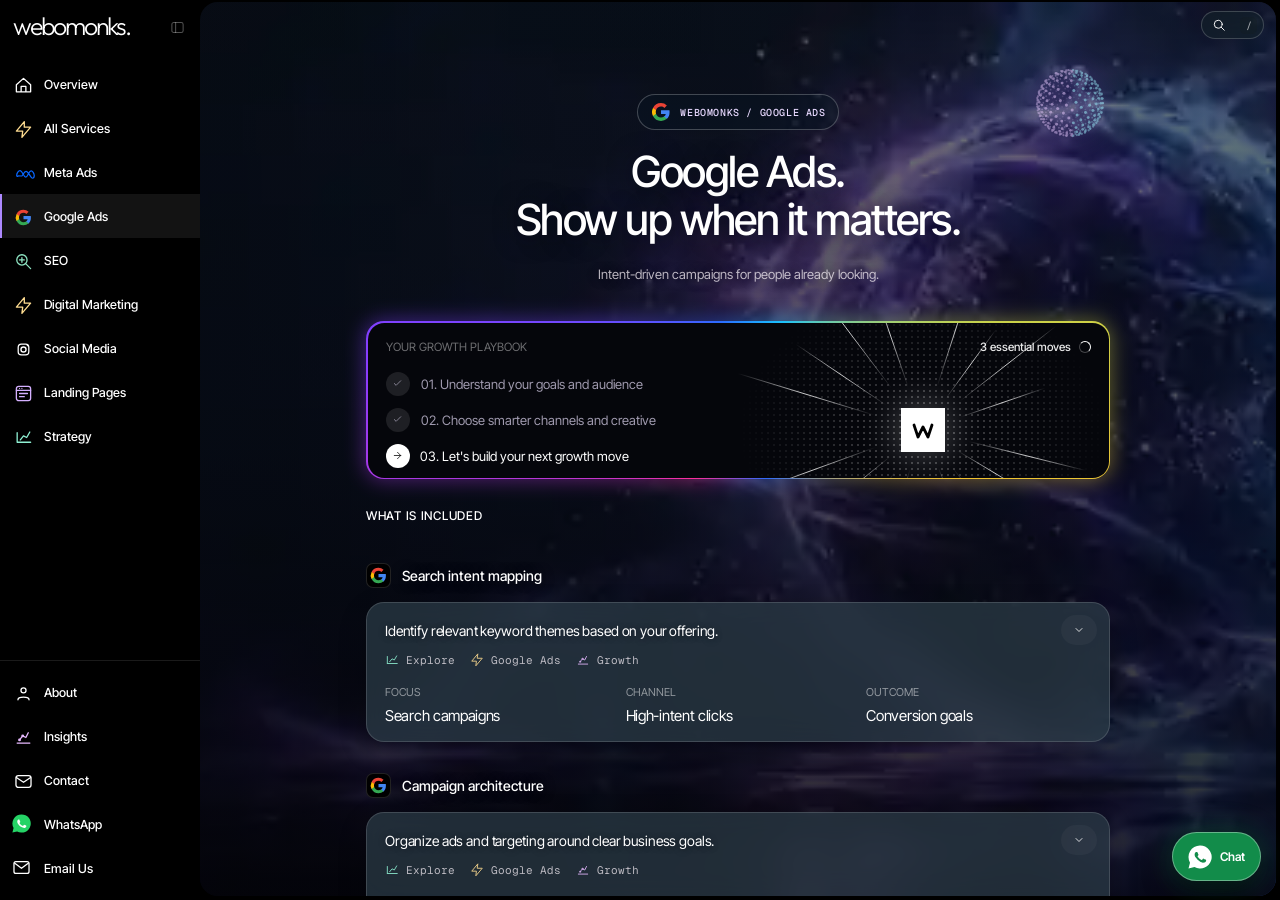
<file: google-ads.html>
<!doctype html><html lang="en"><head><meta charset="utf-8"><meta name="viewport" content="width=device-width,initial-scale=1,viewport-fit=cover"><meta name="theme-color" content="#000000"><meta name="description" content="Turn intent into measurable Google Ads campaigns."><meta property="og:title" content="Google Ads | WEBOMONKS"><meta property="og:description" content="Turn intent into measurable Google Ads campaigns."><meta property="og:type" content="website"><meta property="og:url" content="https://webomonks.com/google-ads.html"><link rel="canonical" href="https://webomonks.com/google-ads.html"><title>Google Ads | WEBOMONKS — Digital Growth Studio</title><link rel="preconnect" href="https://fonts.googleapis.com"><link rel="preconnect" href="https://fonts.gstatic.com" crossorigin><link href="https://fonts.googleapis.com/css2?family=Geist+Mono:wght@400;500&family=Inter+Tight:wght@400;500;600&family=Outfit:wght@300;400&display=swap" rel="stylesheet"><link rel="stylesheet" href="assets/wafer-theme.css"><script src="assets/wafer-theme.js" defer></script><link rel="icon" type="image/svg+xml" href="/favicon.svg"><meta name="twitter:card" content="summary_large_image"><meta property="og:image" content="https://d8j0ntlcm91z4.cloudfront.net/user_38xzZboKViGWJOttwIXH07lWA1P/hf_20261008_132124_50d78eac-e46e-49d5-a59b-de71f535c38d.png"><meta property="og:image:alt" content="WEBOMONKS cinematic digital growth studio"><meta name="twitter:image" content="https://d8j0ntlcm91z4.cloudfront.net/user_38xzZboKViGWJOttwIXH07lWA1P/hf_20261008_132124_50d78eac-e46e-49d5-a59b-de71f535c38d.png"><script type="application/ld+json">{"@context":"https://schema.org","@graph":[{"@type":"Organization","@id":"https://webomonks.com/#organization","name":"WEBOMONKS","url":"https://webomonks.com/","email":"Webomonks0@gmail.com","telephone":"+91 7088855556","logo":"https://webomonks.com/favicon.svg","contactPoint":{"@type":"ContactPoint","contactType":"customer service","email":"Webomonks0@gmail.com","telephone":"+91 7088855556","availableLanguage":["English","Hindi"]}},{"@type":"WebPage","@id":"https://webomonks.com/google-ads.html#webpage","url":"https://webomonks.com/google-ads.html","name":"Google Ads | WEBOMONKS — Digital Growth Studio","description":"Turn intent into measurable Google Ads campaigns.","isPartOf":{"@id":"https://webomonks.com/#website"}},{"@type":"WebSite","@id":"https://webomonks.com/#website","url":"https://webomonks.com/","name":"WEBOMONKS","publisher":{"@id":"https://webomonks.com/#organization"}}]}</script><noscript><style>.auth{display:none!important}.app{opacity:1!important;visibility:visible!important}.rise{opacity:1!important;transform:none!important;filter:none!important}.side{opacity:1!important}</style></noscript></head><body data-page="google-ads" data-title="Google Ads"><a class="wm-skip-link" href="#scroll">Skip to main content</a><div class="app on" id="app" aria-hidden="false"><aside class="side" id="sidebar" aria-label="WEBOMONKS navigation"><div class="side-top"><a class="wordmark" href="index.html" aria-label="WEBOMONKS home">webomonks.</a><button type="button" class="collapse" id="collapse" aria-label="Collapse sidebar"><svg viewBox="0 0 24 24" xmlns="http://www.w3.org/2000/svg" fill="none" stroke="currentColor" stroke-width="1.65" stroke-linecap="round" stroke-linejoin="round" aria-hidden="true"><rect x="3" y="4" width="18" height="16" rx="3"/><path d="M9 4v16"/></svg></button><button class="mini-open" type="button" id="expand" aria-label="Expand sidebar"><svg width="17" height="17" viewBox="0 0 24 24"><path d="M3 7 7 19 12 9 17 19 21 7" fill="none" stroke="currentColor" stroke-width="2.8" stroke-linecap="round" stroke-linejoin="round"/></svg></button></div><nav id="navMain" aria-label="Services and pages"><a class="nav-link" href="index.html"><span class="side-icon"><span class="brand-mark"><svg viewBox="0 0 24 24" xmlns="http://www.w3.org/2000/svg" fill="none" stroke="currentColor" stroke-width="1.65" stroke-linecap="round" stroke-linejoin="round" aria-hidden="true"><path d="m3 11 9-8 9 8v9H3v-9M9 20v-7h6v7"/></svg></span></span><span class="side-label">Overview</span></a><a class="nav-link" href="services.html"><span class="side-icon"><span class="brand-mark"><svg viewBox="0 0 24 24" xmlns="http://www.w3.org/2000/svg" fill="none" stroke="#ffdd91" stroke-width="1.65" stroke-linecap="round" stroke-linejoin="round" aria-hidden="true"><path d="m13 2-10 12h8l-1 8 11-13h-8z"/></svg></span></span><span class="side-label">All Services</span></a><a class="nav-link" href="meta-ads.html"><span class="side-icon"><span class="brand-cluster"><span class="brand-mark"><svg xmlns="http://www.w3.org/2000/svg" viewBox="0 0 48 24" aria-hidden="true"><path fill="none" stroke="#0866FF" stroke-width="3.1" stroke-linecap="round" d="M5.5 17.8C3.9 20.3 1.8 20.1 1.7 17c0-6 4.8-12.4 8.4-12.4 6.3 0 9 16.8 14.7 16.8 4.9 0 7.2-15.6 13.2-16 3.7-.2 8.1 5.7 8.1 11.9 0 4.1-1.3 6.7-4.5 6.7-5.1 0-9.4-17.5-16.3-17.5-4.2 0-7.1 7.3-10.3 11.8Z"/></svg></span><span class="brand-mark"><svg xmlns="http://www.w3.org/2000/svg" viewBox="0 0 24 24" aria-hidden="true"><defs><linearGradient id="wmIG" x1="0" y1="1" x2="1" y2="0"><stop stop-color="#FFDD55"/><stop offset=".28" stop-color="#FF543E"/><stop offset=".55" stop-color="#C837AB"/><stop offset="1" stop-color="#5655CE"/></linearGradient></defs><rect x="2.3" y="2.3" width="19.4" height="19.4" rx="6.1" fill="url(#wmIG)"/><rect x="5.3" y="5.3" width="13.4" height="13.4" rx="4" fill="none" stroke="#fff" stroke-width="1.6"/><circle cx="12" cy="12" r="3.2" fill="none" stroke="#fff" stroke-width="1.7"/><circle cx="17.1" cy="6.9" r="1.1" fill="#fff"/></svg></span></span></span><span class="side-label">Meta Ads</span></a><a class="nav-link active" href="google-ads.html" aria-current="page"><span class="side-icon"><span class="brand-mark"><svg xmlns="http://www.w3.org/2000/svg" viewBox="0 0 24 24" aria-hidden="true"><path fill="#4285F4" d="M21.35 12.24c0-.7-.06-1.4-.18-2.07H12v3.91h5.24a4.5 4.5 0 0 1-1.95 2.95v2.46h3.18c1.87-1.72 2.88-4.26 2.88-7.25Z"/><path fill="#34A853" d="M12 21.75a9.74 9.74 0 0 0 6.47-2.36l-3.18-2.46c-.88.6-2 .96-3.29.96a5.78 5.78 0 0 1-5.43-4h-3.3v2.55A9.76 9.76 0 0 0 12 21.75Z"/><path fill="#FBBC05" d="M6.57 13.89a5.88 5.88 0 0 1 0-3.78V7.56h-3.3a9.74 9.74 0 0 0 0 8.88l3.3-2.55Z"/><path fill="#EA4335" d="M12 6.11c1.41 0 2.66.49 3.66 1.43l2.75-2.75A9.42 9.42 0 0 0 12 2.25a9.76 9.76 0 0 0-8.73 5.31l3.3 2.55a5.78 5.78 0 0 1 5.43-4Z"/></svg></span></span><span class="side-label">Google Ads</span></a><a class="nav-link" href="seo.html"><span class="side-icon"><span class="brand-mark"><svg viewBox="0 0 24 24" xmlns="http://www.w3.org/2000/svg" fill="none" stroke="#8fe5c3" stroke-width="1.65" stroke-linecap="round" stroke-linejoin="round" aria-hidden="true"><circle cx="10" cy="10" r="6.5"/><path d="m15 15 6 6M7 10h6m-3-3v6"/></svg></span></span><span class="side-label">SEO</span></a><a class="nav-link" href="digital-marketing.html"><span class="side-icon"><span class="brand-mark"><svg viewBox="0 0 24 24" xmlns="http://www.w3.org/2000/svg" fill="none" stroke="#ffdd91" stroke-width="1.65" stroke-linecap="round" stroke-linejoin="round" aria-hidden="true"><path d="m13 2-10 12h8l-1 8 11-13h-8z"/></svg></span></span><span class="side-label">Digital Marketing</span></a><a class="nav-link" href="social-media.html"><span class="side-icon"><span class="brand-cluster"><span class="brand-mark"><svg xmlns="http://www.w3.org/2000/svg" viewBox="0 0 24 24" aria-hidden="true"><defs><linearGradient id="wmIG" x1="0" y1="1" x2="1" y2="0"><stop stop-color="#FFDD55"/><stop offset=".28" stop-color="#FF543E"/><stop offset=".55" stop-color="#C837AB"/><stop offset="1" stop-color="#5655CE"/></linearGradient></defs><rect x="2.3" y="2.3" width="19.4" height="19.4" rx="6.1" fill="url(#wmIG)"/><rect x="5.3" y="5.3" width="13.4" height="13.4" rx="4" fill="none" stroke="#fff" stroke-width="1.6"/><circle cx="12" cy="12" r="3.2" fill="none" stroke="#fff" stroke-width="1.7"/><circle cx="17.1" cy="6.9" r="1.1" fill="#fff"/></svg></span><span class="brand-mark"><svg xmlns="http://www.w3.org/2000/svg" viewBox="0 0 24 24" aria-hidden="true"><rect x="1.7" y="1.7" width="20.6" height="20.6" rx="5" fill="#1877F2"/><path d="M14.8 8.3h2V5.25c-.38-.05-1.58-.14-3.02-.14-3.07 0-5.06 1.85-5.06 5.23v2.62H5.6v3.47h3.12v5.81h3.74v-5.81h3.12l.5-3.47h-3.62v-2.28c0-1 .29-1.68 1.85-1.68h.49Z" fill="#fff"/></svg></span></span></span><span class="side-label">Social Media</span></a><a class="nav-link" href="landing-pages.html"><span class="side-icon"><span class="brand-mark"><svg viewBox="0 0 24 24" xmlns="http://www.w3.org/2000/svg" fill="none" stroke="#d4b0ff" stroke-width="1.65" stroke-linecap="round" stroke-linejoin="round" aria-hidden="true"><rect x="3" y="3" width="18" height="18" rx="3"/><path d="M3 8h18M7 5.5h.01M10 5.5h.01M7 12h10M7 16h6"/></svg></span></span><span class="side-label">Landing Pages</span></a><a class="nav-link" href="strategy.html"><span class="side-icon"><span class="brand-mark"><svg viewBox="0 0 24 24" xmlns="http://www.w3.org/2000/svg" fill="none" stroke="#8ff1d4" stroke-width="1.65" stroke-linecap="round" stroke-linejoin="round" aria-hidden="true"><path d="M4 18V6m0 12h17M8 15l4-5 4 2 4-7"/></svg></span></span><span class="side-label">Strategy</span></a></nav><nav class="side-footer" aria-label="Company pages"><a class="nav-link" href="about.html"><span class="side-icon"><span class="brand-mark"><svg viewBox="0 0 24 24" xmlns="http://www.w3.org/2000/svg" fill="none" stroke="currentColor" stroke-width="1.65" stroke-linecap="round" stroke-linejoin="round" aria-hidden="true"><circle cx="12" cy="8" r="3.2"/><path d="M5 20c0-4.5 14-4.5 14 0"/></svg></span></span><span class="side-label">About</span></a><a class="nav-link" href="insights.html"><span class="side-icon"><span class="brand-mark"><svg viewBox="0 0 24 24" xmlns="http://www.w3.org/2000/svg" fill="none" stroke="#e7b9ff" stroke-width="1.65" stroke-linecap="round" stroke-linejoin="round" aria-hidden="true"><path d="M4 19h16M7 15l4-5 4 2 3-6"/><circle cx="7" cy="15" r="1"/><circle cx="11" cy="10" r="1"/></svg></span></span><span class="side-label">Insights</span></a><a class="nav-link" href="contact.html"><span class="side-icon"><span class="brand-mark"><svg viewBox="0 0 24 24" xmlns="http://www.w3.org/2000/svg" fill="none" stroke="currentColor" stroke-width="1.65" stroke-linecap="round" stroke-linejoin="round" aria-hidden="true"><rect x="2.5" y="4.5" width="19" height="15" rx="3"/><path d="m3 7 9 6 9-6"/></svg></span></span><span class="side-label">Contact</span></a><a class="nav-link wm-wa-nav" href="https://wa.me/917088855556?text=Hello%20WEBOMONKS%2C%20I%20want%20to%20discuss%20a%20project." target="_blank" rel="noopener noreferrer" aria-label="Contact WEBOMONKS on WhatsApp"><span class="side-icon"><svg xmlns="http://www.w3.org/2000/svg" viewBox="0 0 24 24" aria-hidden="true"><path fill="#25D366" d="M12 .5A11.5 11.5 0 0 0 2 17.7L.5 23.5l6-1.5A11.5 11.5 0 1 0 12 .5Z"/><path fill="#fff" d="M17.56 14.59c-.28-.14-1.68-.83-1.94-.92-.26-.1-.45-.14-.64.14-.19.28-.73.92-.9 1.1-.16.19-.33.21-.6.07-.29-.14-1.2-.44-2.29-1.41-.85-.75-1.41-1.68-1.58-1.96-.16-.28-.02-.43.13-.58.13-.13.28-.33.43-.49.14-.16.19-.28.28-.47.1-.19.05-.35-.02-.49-.08-.14-.64-1.54-.88-2.11-.23-.55-.46-.48-.63-.49h-.54c-.19 0-.5.07-.75.35-.26.28-1 1-1 2.37s1.02 2.72 1.16 2.91c.14.19 2 3.05 4.84 4.28.67.29 1.2.46 1.61.59.68.22 1.3.19 1.79.12.54-.08 1.68-.69 1.92-1.35.23-.66.23-1.23.16-1.35-.07-.11-.26-.18-.54-.32Z"/></svg></span><span class="side-label">WhatsApp</span></a><a class="nav-link wm-mail-nav" href="mailto:Webomonks0@gmail.com" aria-label="Email WEBOMONKS"><span class="side-icon"><svg xmlns="http://www.w3.org/2000/svg" viewBox="0 0 24 24" fill="none" stroke="currentColor" stroke-width="1.6" stroke-linecap="round" stroke-linejoin="round" aria-hidden="true"><rect x="2.5" y="4.5" width="19" height="15" rx="2.5"/><path d="m3.5 6.5 8.5 6.5 8.5-6.5"/></svg></span><span class="side-label">Email Us</span></a></nav></aside><section class="panel" id="panel" aria-label="WEBOMONKS digital growth dashboard"><video id="skyVideo" crossorigin="anonymous" muted loop playsinline preload="metadata" poster="https://d8j0ntlcm91z4.cloudfront.net/user_38xzZboKViGWJOttwIXH07lWA1P/hf_20261008_132137_6359ecf6-579c-4ff9-9f28-b220076e9195.png"><source src="https://d8j0ntlcm91z4.cloudfront.net/user_38xzZboKViGWJOttwIXH07lWA1P/hf_20261008_132231_6df9b9a8-6975-4855-bdd8-5d72911d6ca5.mp4" type="video/mp4"></video><canvas class="ascii" id="skyAscii" aria-hidden="true"></canvas><button type="button" class="search-pill" id="search" aria-expanded="false" aria-controls="studioSearch" aria-label="Search services"><svg viewBox="0 0 24 24" xmlns="http://www.w3.org/2000/svg" fill="none" stroke="currentColor" stroke-width="1.65" stroke-linecap="round" stroke-linejoin="round" aria-hidden="true"><circle cx="10.7" cy="10.7" r="6.8"/><path d="m16 16 5 5"/></svg><kbd>/</kbd></button><div class="studio-search" id="studioSearch" hidden><label for="studioSearchInput" class="sr-only">Search pages</label><input id="studioSearchInput" type="search" placeholder="Search services, SEO, Google Ads…"><div class="studio-search-results" id="studioSearchResults"></div><small>Press Esc to close · Enter to open a result</small></div><main class="scroller" id="scroll"><div class="column"><header class="hero rise" style="--i:0"><span class="hero-badge"><span class="brand-mark"><svg xmlns="http://www.w3.org/2000/svg" viewBox="0 0 24 24" aria-hidden="true"><path fill="#4285F4" d="M21.35 12.24c0-.7-.06-1.4-.18-2.07H12v3.91h5.24a4.5 4.5 0 0 1-1.95 2.95v2.46h3.18c1.87-1.72 2.88-4.26 2.88-7.25Z"/><path fill="#34A853" d="M12 21.75a9.74 9.74 0 0 0 6.47-2.36l-3.18-2.46c-.88.6-2 .96-3.29.96a5.78 5.78 0 0 1-5.43-4h-3.3v2.55A9.76 9.76 0 0 0 12 21.75Z"/><path fill="#FBBC05" d="M6.57 13.89a5.88 5.88 0 0 1 0-3.78V7.56h-3.3a9.74 9.74 0 0 0 0 8.88l3.3-2.55Z"/><path fill="#EA4335" d="M12 6.11c1.41 0 2.66.49 3.66 1.43l2.75-2.75A9.42 9.42 0 0 0 12 2.25a9.76 9.76 0 0 0-8.73 5.31l3.3 2.55a5.78 5.78 0 0 1 5.43-4Z"/></svg></span> WEBOMONKS / GOOGLE ADS</span><div class="hero-orbit"><canvas id="scene3d" aria-label="Animated 3D particle sphere"></canvas></div><h1>Google Ads. <br>Show up when it matters.</h1><p>Intent-driven campaigns for people already looking.</p></header><div class="get-wrap rise" style="--i:4"><div class="get-inner"><div class="burst" aria-hidden="true"><div class="burst-dots"></div><svg class="burst-rays" viewBox="0 0 400 300" aria-hidden="true"><defs><radialGradient id="rayFade"><stop offset="0%" stop-color="#fff" stop-opacity=".95"/><stop offset="55%" stop-color="#fff" stop-opacity=".45"/><stop offset="100%" stop-color="#fff" stop-opacity="0"/></radialGradient></defs><line x1="222" y1="150" x2="340" y2="150" stroke="url(#rayFade)" stroke-width=".85" style="animation:ray-pulse 4s ease-in-out infinite;animation-delay:0s"/><line x1="221.34650597807192" y1="155.3222817031927" x2="387.2670751712673" y2="196.69092585073588" stroke="url(#rayFade)" stroke-width=".85" style="animation:ray-pulse 4s ease-in-out infinite;animation-delay:0.18s"/><line x1="218.85768061544647" y1="161.3308376480212" x2="325.1464259025084" y2="225.1955589368679" stroke="url(#rayFade)" stroke-width=".85" style="animation:ray-pulse 4s ease-in-out infinite;animation-delay:0.36s"/><line x1="213.54455245716449" y1="167.33623657934788" x2="322.516633589806" y2="306.8141399677377" stroke="url(#rayFade)" stroke-width=".85" style="animation:ray-pulse 4s ease-in-out infinite;animation-delay:0.54s"/><line x1="208.24134505515008" y1="170.39804480046934" x2="256.9402021992186" y2="290.9319458941517" stroke="url(#rayFade)" stroke-width=".85" style="animation:ray-pulse 4s ease-in-out infinite;animation-delay:0.72s"/><line x1="200" y1="172" x2="200" y2="355" stroke="url(#rayFade)" stroke-width=".85" style="animation:ray-pulse 4s ease-in-out infinite;animation-delay:0.8999999999999999s"/><line x1="193.20162612375117" y1="170.92324335849338" x2="151.17531488875832" y2="300.2669295746343" stroke="url(#rayFade)" stroke-width=".85" style="animation:ray-pulse 4s ease-in-out infinite;animation-delay:1.08s"/><line x1="187.6977561236436" y1="168.2388265962109" x2="82.01029736767245" y2="324.9269278091138" stroke="url(#rayFade)" stroke-width=".85" style="animation:ray-pulse 4s ease-in-out infinite;animation-delay:0s"/><line x1="182.90278884794665" y1="163.84504860309642" x2="72.5480623210568" y2="253.2085441321734" stroke="url(#rayFade)" stroke-width=".85" style="animation:ray-pulse 4s ease-in-out infinite;animation-delay:0.18s"/><line x1="179.32676234271003" y1="157.52444315316473" x2="-3.913298710542108" y2="224.21837110167013" stroke="url(#rayFade)" stroke-width=".85" style="animation:ray-pulse 4s ease-in-out infinite;animation-delay:0.36s"/><line x1="178" y1="150" x2="30" y2="150.00000000000003" stroke="url(#rayFade)" stroke-width=".85" style="animation:ray-pulse 4s ease-in-out infinite;animation-delay:0.54s"/><line x1="178.9612953688132" y1="143.5678224960998" x2="-13.25596057975693" y2="84.80110984682979" stroke="url(#rayFade)" stroke-width=".85" style="animation:ray-pulse 4s ease-in-out infinite;animation-delay:0.72s"/><line x1="181.7611734037891" y1="137.6977561236436" x2="54.08938723031264" y2="51.58204898914859" stroke="url(#rayFade)" stroke-width=".85" style="animation:ray-pulse 4s ease-in-out infinite;animation-delay:0.8999999999999999s"/><line x1="186.76006949065493" y1="132.43001877895955" x2="62.18435969818094" y2="-32.88753180083006" stroke="url(#rayFade)" stroke-width=".85" style="animation:ray-pulse 4s ease-in-out infinite;animation-delay:1.08s"/><line x1="192.83750060194257" y1="129.198591336815" x2="140.7465958887975" y2="-22.084380759075657" stroke="url(#rayFade)" stroke-width=".85" style="animation:ray-pulse 4s ease-in-out infinite;animation-delay:0s"/><line x1="200" y1="128" x2="199.99999999999994" y2="-85" stroke="url(#rayFade)" stroke-width=".85" style="animation:ray-pulse 4s ease-in-out infinite;animation-delay:0.18s"/><line x1="206.79837387624883" y1="129.07675664150662" x2="258.0951949424901" y2="-28.798625063488885" stroke="url(#rayFade)" stroke-width=".85" style="animation:ray-pulse 4s ease-in-out infinite;animation-delay:0.36s"/><line x1="212.9312755504344" y1="132.20162612375117" x2="282.87772057323866" y2="35.928603793132396" stroke="url(#rayFade)" stroke-width=".85" style="animation:ray-pulse 4s ease-in-out infinite;animation-delay:0.54s"/><line x1="217.33623657934788" y1="136.45544754283551" x2="352.874086199704" y2="30.561673786822183" stroke="url(#rayFade)" stroke-width=".85" style="animation:ray-pulse 4s ease-in-out infinite;animation-delay:0.72s"/><line x1="220.80140866318496" y1="142.83750060194254" x2="338.99123061309956" y2="102.14148129479784" stroke="url(#rayFade)" stroke-width=".85" style="animation:ray-pulse 4s ease-in-out infinite;animation-delay:0.8999999999999999s"/></svg><div class="burst-tile"><svg viewBox="0 0 24 24"><path d="M3 7 7 19 12 9 17 19 21 7" fill="none" stroke="currentColor" stroke-width="2.8" stroke-linecap="round" stroke-linejoin="round"/></svg></div></div><div class="get-header"><span>YOUR GROWTH PLAYBOOK</span><span class="get-status">3 essential moves <span class="spinner" aria-hidden="true"></span></span></div><ol class="get-list"><li><span class="check-circle"><svg viewBox="0 0 24 24" xmlns="http://www.w3.org/2000/svg" fill="none" stroke="currentColor" stroke-width="1.65" stroke-linecap="round" stroke-linejoin="round" aria-hidden="true"><path d="m5 12 4 4L19 6"/></svg></span><span>01. Understand your goals and audience</span></li><li><span class="check-circle"><svg viewBox="0 0 24 24" xmlns="http://www.w3.org/2000/svg" fill="none" stroke="currentColor" stroke-width="1.65" stroke-linecap="round" stroke-linejoin="round" aria-hidden="true"><path d="m5 12 4 4L19 6"/></svg></span><span>02. Choose smarter channels and creative</span></li><li><a href="contact.html" aria-label="Discuss your growth plan"><span class="check-circle"><svg viewBox="0 0 24 24" xmlns="http://www.w3.org/2000/svg" fill="none" stroke="currentColor" stroke-width="1.65" stroke-linecap="round" stroke-linejoin="round" aria-hidden="true"><path d="M5 12h14m-7-7 7 7-7 7"/></svg></span><span>03. Let's build your next growth move</span><span class="chev"><svg viewBox="0 0 24 24" xmlns="http://www.w3.org/2000/svg" fill="none" stroke="currentColor" stroke-width="1.65" stroke-linecap="round" stroke-linejoin="round" aria-hidden="true"><path d="M5 12h14m-7-7 7 7-7 7"/></svg></span></a></li></ol></div></div><h3 class="subhead rise" style="--i:5">What is included</h3><section class="model-block rise first" style="--i:6" data-service="search intent mapping"><div class="model-name"><span class="badge"><span class="brand-mark"><svg xmlns="http://www.w3.org/2000/svg" viewBox="0 0 24 24" aria-hidden="true"><path fill="#4285F4" d="M21.35 12.24c0-.7-.06-1.4-.18-2.07H12v3.91h5.24a4.5 4.5 0 0 1-1.95 2.95v2.46h3.18c1.87-1.72 2.88-4.26 2.88-7.25Z"/><path fill="#34A853" d="M12 21.75a9.74 9.74 0 0 0 6.47-2.36l-3.18-2.46c-.88.6-2 .96-3.29.96a5.78 5.78 0 0 1-5.43-4h-3.3v2.55A9.76 9.76 0 0 0 12 21.75Z"/><path fill="#FBBC05" d="M6.57 13.89a5.88 5.88 0 0 1 0-3.78V7.56h-3.3a9.74 9.74 0 0 0 0 8.88l3.3-2.55Z"/><path fill="#EA4335" d="M12 6.11c1.41 0 2.66.49 3.66 1.43l2.75-2.75A9.42 9.42 0 0 0 12 2.25a9.76 9.76 0 0 0-8.73 5.31l3.3 2.55a5.78 5.78 0 0 1 5.43-4Z"/></svg></span></span>Search intent mapping</div><div class="model-card"><button type="button" class="model-summary" aria-expanded="false"><span class="model-desc">Identify relevant keyword themes based on your offering.</span><div class="tags"><span class="tag"><svg viewBox="0 0 24 24" xmlns="http://www.w3.org/2000/svg" fill="none" stroke="#8ff1d4" stroke-width="1.65" stroke-linecap="round" stroke-linejoin="round" aria-hidden="true"><path d="M4 18V6m0 12h17M8 15l4-5 4 2 4-7"/></svg>Explore</span><span class="tag"><svg viewBox="0 0 24 24" xmlns="http://www.w3.org/2000/svg" fill="none" stroke="#ffdd91" stroke-width="1.65" stroke-linecap="round" stroke-linejoin="round" aria-hidden="true"><path d="m13 2-10 12h8l-1 8 11-13h-8z"/></svg>Google Ads</span><span class="tag"><svg viewBox="0 0 24 24" xmlns="http://www.w3.org/2000/svg" fill="none" stroke="#e7b9ff" stroke-width="1.65" stroke-linecap="round" stroke-linejoin="round" aria-hidden="true"><path d="M4 19h16M7 15l4-5 4 2 3-6"/><circle cx="7" cy="15" r="1"/><circle cx="11" cy="10" r="1"/></svg>Growth</span></div><div class="stats"><div class="stat"><div class="stat-label">FOCUS</div><div class="stat-value">Search campaigns</div></div><div class="stat"><div class="stat-label">CHANNEL</div><div class="stat-value">High-intent clicks</div></div><div class="stat"><div class="stat-label">OUTCOME</div><div class="stat-value">Conversion goals</div></div></div><span class="toggle-pill" aria-hidden="true"><svg viewBox="0 0 24 24" xmlns="http://www.w3.org/2000/svg" fill="none" stroke="currentColor" stroke-width="1.65" stroke-linecap="round" stroke-linejoin="round" aria-hidden="true"><path d="m6 9 6 6 6-6"/></svg></span></button><div class="expanded"><div class="expanded-clip"><div class="code-box"><h3 class="subhead">What we can help you achieve</h3><p class="detail-intro">Identify relevant keyword themes based on your offering.</p><ul class="service-points"><li>Identify relevant keyword themes based on your offering.</li></ul><a class="service-action" href="contact.html">Discuss Search intent mapping ↗</a></div></div></div></div></section><section class="model-block rise" style="--i:7.1" data-service="campaign architecture"><div class="model-name"><span class="badge"><span class="brand-mark"><svg xmlns="http://www.w3.org/2000/svg" viewBox="0 0 24 24" aria-hidden="true"><path fill="#4285F4" d="M21.35 12.24c0-.7-.06-1.4-.18-2.07H12v3.91h5.24a4.5 4.5 0 0 1-1.95 2.95v2.46h3.18c1.87-1.72 2.88-4.26 2.88-7.25Z"/><path fill="#34A853" d="M12 21.75a9.74 9.74 0 0 0 6.47-2.36l-3.18-2.46c-.88.6-2 .96-3.29.96a5.78 5.78 0 0 1-5.43-4h-3.3v2.55A9.76 9.76 0 0 0 12 21.75Z"/><path fill="#FBBC05" d="M6.57 13.89a5.88 5.88 0 0 1 0-3.78V7.56h-3.3a9.74 9.74 0 0 0 0 8.88l3.3-2.55Z"/><path fill="#EA4335" d="M12 6.11c1.41 0 2.66.49 3.66 1.43l2.75-2.75A9.42 9.42 0 0 0 12 2.25a9.76 9.76 0 0 0-8.73 5.31l3.3 2.55a5.78 5.78 0 0 1 5.43-4Z"/></svg></span></span>Campaign architecture</div><div class="model-card"><button type="button" class="model-summary" aria-expanded="false"><span class="model-desc">Organize ads and targeting around clear business goals.</span><div class="tags"><span class="tag"><svg viewBox="0 0 24 24" xmlns="http://www.w3.org/2000/svg" fill="none" stroke="#8ff1d4" stroke-width="1.65" stroke-linecap="round" stroke-linejoin="round" aria-hidden="true"><path d="M4 18V6m0 12h17M8 15l4-5 4 2 4-7"/></svg>Explore</span><span class="tag"><svg viewBox="0 0 24 24" xmlns="http://www.w3.org/2000/svg" fill="none" stroke="#ffdd91" stroke-width="1.65" stroke-linecap="round" stroke-linejoin="round" aria-hidden="true"><path d="m13 2-10 12h8l-1 8 11-13h-8z"/></svg>Google Ads</span><span class="tag"><svg viewBox="0 0 24 24" xmlns="http://www.w3.org/2000/svg" fill="none" stroke="#e7b9ff" stroke-width="1.65" stroke-linecap="round" stroke-linejoin="round" aria-hidden="true"><path d="M4 19h16M7 15l4-5 4 2 3-6"/><circle cx="7" cy="15" r="1"/><circle cx="11" cy="10" r="1"/></svg>Growth</span></div><div class="stats"><div class="stat"><div class="stat-label">FOCUS</div><div class="stat-value">Search campaigns</div></div><div class="stat"><div class="stat-label">CHANNEL</div><div class="stat-value">High-intent clicks</div></div><div class="stat"><div class="stat-label">OUTCOME</div><div class="stat-value">Conversion goals</div></div></div><span class="toggle-pill" aria-hidden="true"><svg viewBox="0 0 24 24" xmlns="http://www.w3.org/2000/svg" fill="none" stroke="currentColor" stroke-width="1.65" stroke-linecap="round" stroke-linejoin="round" aria-hidden="true"><path d="m6 9 6 6 6-6"/></svg></span></button><div class="expanded"><div class="expanded-clip"><div class="code-box"><h3 class="subhead">What we can help you achieve</h3><p class="detail-intro">Organize ads and targeting around clear business goals.</p><ul class="service-points"><li>Organize ads and targeting around clear business goals.</li></ul><a class="service-action" href="contact.html">Discuss Campaign architecture ↗</a></div></div></div></div></section><section class="model-block rise" style="--i:8.2" data-service="responsive ad copy"><div class="model-name"><span class="badge"><span class="brand-mark"><svg xmlns="http://www.w3.org/2000/svg" viewBox="0 0 24 24" aria-hidden="true"><path fill="#4285F4" d="M21.35 12.24c0-.7-.06-1.4-.18-2.07H12v3.91h5.24a4.5 4.5 0 0 1-1.95 2.95v2.46h3.18c1.87-1.72 2.88-4.26 2.88-7.25Z"/><path fill="#34A853" d="M12 21.75a9.74 9.74 0 0 0 6.47-2.36l-3.18-2.46c-.88.6-2 .96-3.29.96a5.78 5.78 0 0 1-5.43-4h-3.3v2.55A9.76 9.76 0 0 0 12 21.75Z"/><path fill="#FBBC05" d="M6.57 13.89a5.88 5.88 0 0 1 0-3.78V7.56h-3.3a9.74 9.74 0 0 0 0 8.88l3.3-2.55Z"/><path fill="#EA4335" d="M12 6.11c1.41 0 2.66.49 3.66 1.43l2.75-2.75A9.42 9.42 0 0 0 12 2.25a9.76 9.76 0 0 0-8.73 5.31l3.3 2.55a5.78 5.78 0 0 1 5.43-4Z"/></svg></span></span>Responsive ad copy</div><div class="model-card"><button type="button" class="model-summary" aria-expanded="false"><span class="model-desc">Create persuasive, relevant copy for search placements.</span><div class="tags"><span class="tag"><svg viewBox="0 0 24 24" xmlns="http://www.w3.org/2000/svg" fill="none" stroke="#8ff1d4" stroke-width="1.65" stroke-linecap="round" stroke-linejoin="round" aria-hidden="true"><path d="M4 18V6m0 12h17M8 15l4-5 4 2 4-7"/></svg>Explore</span><span class="tag"><svg viewBox="0 0 24 24" xmlns="http://www.w3.org/2000/svg" fill="none" stroke="#ffdd91" stroke-width="1.65" stroke-linecap="round" stroke-linejoin="round" aria-hidden="true"><path d="m13 2-10 12h8l-1 8 11-13h-8z"/></svg>Google Ads</span><span class="tag"><svg viewBox="0 0 24 24" xmlns="http://www.w3.org/2000/svg" fill="none" stroke="#e7b9ff" stroke-width="1.65" stroke-linecap="round" stroke-linejoin="round" aria-hidden="true"><path d="M4 19h16M7 15l4-5 4 2 3-6"/><circle cx="7" cy="15" r="1"/><circle cx="11" cy="10" r="1"/></svg>Growth</span></div><div class="stats"><div class="stat"><div class="stat-label">FOCUS</div><div class="stat-value">Search campaigns</div></div><div class="stat"><div class="stat-label">CHANNEL</div><div class="stat-value">High-intent clicks</div></div><div class="stat"><div class="stat-label">OUTCOME</div><div class="stat-value">Conversion goals</div></div></div><span class="toggle-pill" aria-hidden="true"><svg viewBox="0 0 24 24" xmlns="http://www.w3.org/2000/svg" fill="none" stroke="currentColor" stroke-width="1.65" stroke-linecap="round" stroke-linejoin="round" aria-hidden="true"><path d="m6 9 6 6 6-6"/></svg></span></button><div class="expanded"><div class="expanded-clip"><div class="code-box"><h3 class="subhead">What we can help you achieve</h3><p class="detail-intro">Create persuasive, relevant copy for search placements.</p><ul class="service-points"><li>Create persuasive, relevant copy for search placements.</li></ul><a class="service-action" href="contact.html">Discuss Responsive ad copy ↗</a></div></div></div></div></section><section class="model-block rise" style="--i:9.3" data-service="landing page alignment"><div class="model-name"><span class="badge"><span class="brand-mark"><svg xmlns="http://www.w3.org/2000/svg" viewBox="0 0 24 24" aria-hidden="true"><path fill="#4285F4" d="M21.35 12.24c0-.7-.06-1.4-.18-2.07H12v3.91h5.24a4.5 4.5 0 0 1-1.95 2.95v2.46h3.18c1.87-1.72 2.88-4.26 2.88-7.25Z"/><path fill="#34A853" d="M12 21.75a9.74 9.74 0 0 0 6.47-2.36l-3.18-2.46c-.88.6-2 .96-3.29.96a5.78 5.78 0 0 1-5.43-4h-3.3v2.55A9.76 9.76 0 0 0 12 21.75Z"/><path fill="#FBBC05" d="M6.57 13.89a5.88 5.88 0 0 1 0-3.78V7.56h-3.3a9.74 9.74 0 0 0 0 8.88l3.3-2.55Z"/><path fill="#EA4335" d="M12 6.11c1.41 0 2.66.49 3.66 1.43l2.75-2.75A9.42 9.42 0 0 0 12 2.25a9.76 9.76 0 0 0-8.73 5.31l3.3 2.55a5.78 5.78 0 0 1 5.43-4Z"/></svg></span></span>Landing page alignment</div><div class="model-card"><button type="button" class="model-summary" aria-expanded="false"><span class="model-desc">Match ad expectations with a focused destination.</span><div class="tags"><span class="tag"><svg viewBox="0 0 24 24" xmlns="http://www.w3.org/2000/svg" fill="none" stroke="#8ff1d4" stroke-width="1.65" stroke-linecap="round" stroke-linejoin="round" aria-hidden="true"><path d="M4 18V6m0 12h17M8 15l4-5 4 2 4-7"/></svg>Explore</span><span class="tag"><svg viewBox="0 0 24 24" xmlns="http://www.w3.org/2000/svg" fill="none" stroke="#ffdd91" stroke-width="1.65" stroke-linecap="round" stroke-linejoin="round" aria-hidden="true"><path d="m13 2-10 12h8l-1 8 11-13h-8z"/></svg>Google Ads</span><span class="tag"><svg viewBox="0 0 24 24" xmlns="http://www.w3.org/2000/svg" fill="none" stroke="#e7b9ff" stroke-width="1.65" stroke-linecap="round" stroke-linejoin="round" aria-hidden="true"><path d="M4 19h16M7 15l4-5 4 2 3-6"/><circle cx="7" cy="15" r="1"/><circle cx="11" cy="10" r="1"/></svg>Growth</span></div><div class="stats"><div class="stat"><div class="stat-label">FOCUS</div><div class="stat-value">Search campaigns</div></div><div class="stat"><div class="stat-label">CHANNEL</div><div class="stat-value">High-intent clicks</div></div><div class="stat"><div class="stat-label">OUTCOME</div><div class="stat-value">Conversion goals</div></div></div><span class="toggle-pill" aria-hidden="true"><svg viewBox="0 0 24 24" xmlns="http://www.w3.org/2000/svg" fill="none" stroke="currentColor" stroke-width="1.65" stroke-linecap="round" stroke-linejoin="round" aria-hidden="true"><path d="m6 9 6 6 6-6"/></svg></span></button><div class="expanded"><div class="expanded-clip"><div class="code-box"><h3 class="subhead">What we can help you achieve</h3><p class="detail-intro">Match ad expectations with a focused destination.</p><ul class="service-points"><li>Match ad expectations with a focused destination.</li></ul><a class="service-action" href="contact.html">Discuss Landing page alignment ↗</a></div></div></div></div></section><section class="model-block rise" style="--i:10.4" data-service="conversion tracking"><div class="model-name"><span class="badge"><span class="brand-mark"><svg xmlns="http://www.w3.org/2000/svg" viewBox="0 0 24 24" aria-hidden="true"><path fill="#4285F4" d="M21.35 12.24c0-.7-.06-1.4-.18-2.07H12v3.91h5.24a4.5 4.5 0 0 1-1.95 2.95v2.46h3.18c1.87-1.72 2.88-4.26 2.88-7.25Z"/><path fill="#34A853" d="M12 21.75a9.74 9.74 0 0 0 6.47-2.36l-3.18-2.46c-.88.6-2 .96-3.29.96a5.78 5.78 0 0 1-5.43-4h-3.3v2.55A9.76 9.76 0 0 0 12 21.75Z"/><path fill="#FBBC05" d="M6.57 13.89a5.88 5.88 0 0 1 0-3.78V7.56h-3.3a9.74 9.74 0 0 0 0 8.88l3.3-2.55Z"/><path fill="#EA4335" d="M12 6.11c1.41 0 2.66.49 3.66 1.43l2.75-2.75A9.42 9.42 0 0 0 12 2.25a9.76 9.76 0 0 0-8.73 5.31l3.3 2.55a5.78 5.78 0 0 1 5.43-4Z"/></svg></span></span>Conversion tracking</div><div class="model-card"><button type="button" class="model-summary" aria-expanded="false"><span class="model-desc">Track high-value actions instead of vanity clicks.</span><div class="tags"><span class="tag"><svg viewBox="0 0 24 24" xmlns="http://www.w3.org/2000/svg" fill="none" stroke="#8ff1d4" stroke-width="1.65" stroke-linecap="round" stroke-linejoin="round" aria-hidden="true"><path d="M4 18V6m0 12h17M8 15l4-5 4 2 4-7"/></svg>Explore</span><span class="tag"><svg viewBox="0 0 24 24" xmlns="http://www.w3.org/2000/svg" fill="none" stroke="#ffdd91" stroke-width="1.65" stroke-linecap="round" stroke-linejoin="round" aria-hidden="true"><path d="m13 2-10 12h8l-1 8 11-13h-8z"/></svg>Google Ads</span><span class="tag"><svg viewBox="0 0 24 24" xmlns="http://www.w3.org/2000/svg" fill="none" stroke="#e7b9ff" stroke-width="1.65" stroke-linecap="round" stroke-linejoin="round" aria-hidden="true"><path d="M4 19h16M7 15l4-5 4 2 3-6"/><circle cx="7" cy="15" r="1"/><circle cx="11" cy="10" r="1"/></svg>Growth</span></div><div class="stats"><div class="stat"><div class="stat-label">FOCUS</div><div class="stat-value">Search campaigns</div></div><div class="stat"><div class="stat-label">CHANNEL</div><div class="stat-value">High-intent clicks</div></div><div class="stat"><div class="stat-label">OUTCOME</div><div class="stat-value">Conversion goals</div></div></div><span class="toggle-pill" aria-hidden="true"><svg viewBox="0 0 24 24" xmlns="http://www.w3.org/2000/svg" fill="none" stroke="currentColor" stroke-width="1.65" stroke-linecap="round" stroke-linejoin="round" aria-hidden="true"><path d="m6 9 6 6 6-6"/></svg></span></button><div class="expanded"><div class="expanded-clip"><div class="code-box"><h3 class="subhead">What we can help you achieve</h3><p class="detail-intro">Track high-value actions instead of vanity clicks.</p><ul class="service-points"><li>Track high-value actions instead of vanity clicks.</li></ul><a class="service-action" href="contact.html">Discuss Conversion tracking ↗</a></div></div></div></div></section><section class="model-block rise" style="--i:11.5" data-service="budget optimization"><div class="model-name"><span class="badge"><span class="brand-mark"><svg xmlns="http://www.w3.org/2000/svg" viewBox="0 0 24 24" aria-hidden="true"><path fill="#4285F4" d="M21.35 12.24c0-.7-.06-1.4-.18-2.07H12v3.91h5.24a4.5 4.5 0 0 1-1.95 2.95v2.46h3.18c1.87-1.72 2.88-4.26 2.88-7.25Z"/><path fill="#34A853" d="M12 21.75a9.74 9.74 0 0 0 6.47-2.36l-3.18-2.46c-.88.6-2 .96-3.29.96a5.78 5.78 0 0 1-5.43-4h-3.3v2.55A9.76 9.76 0 0 0 12 21.75Z"/><path fill="#FBBC05" d="M6.57 13.89a5.88 5.88 0 0 1 0-3.78V7.56h-3.3a9.74 9.74 0 0 0 0 8.88l3.3-2.55Z"/><path fill="#EA4335" d="M12 6.11c1.41 0 2.66.49 3.66 1.43l2.75-2.75A9.42 9.42 0 0 0 12 2.25a9.76 9.76 0 0 0-8.73 5.31l3.3 2.55a5.78 5.78 0 0 1 5.43-4Z"/></svg></span></span>Budget optimization</div><div class="model-card"><button type="button" class="model-summary" aria-expanded="false"><span class="model-desc">Iterate on keywords, queries and bidding decisions.</span><div class="tags"><span class="tag"><svg viewBox="0 0 24 24" xmlns="http://www.w3.org/2000/svg" fill="none" stroke="#8ff1d4" stroke-width="1.65" stroke-linecap="round" stroke-linejoin="round" aria-hidden="true"><path d="M4 18V6m0 12h17M8 15l4-5 4 2 4-7"/></svg>Explore</span><span class="tag"><svg viewBox="0 0 24 24" xmlns="http://www.w3.org/2000/svg" fill="none" stroke="#ffdd91" stroke-width="1.65" stroke-linecap="round" stroke-linejoin="round" aria-hidden="true"><path d="m13 2-10 12h8l-1 8 11-13h-8z"/></svg>Google Ads</span><span class="tag"><svg viewBox="0 0 24 24" xmlns="http://www.w3.org/2000/svg" fill="none" stroke="#e7b9ff" stroke-width="1.65" stroke-linecap="round" stroke-linejoin="round" aria-hidden="true"><path d="M4 19h16M7 15l4-5 4 2 3-6"/><circle cx="7" cy="15" r="1"/><circle cx="11" cy="10" r="1"/></svg>Growth</span></div><div class="stats"><div class="stat"><div class="stat-label">FOCUS</div><div class="stat-value">Search campaigns</div></div><div class="stat"><div class="stat-label">CHANNEL</div><div class="stat-value">High-intent clicks</div></div><div class="stat"><div class="stat-label">OUTCOME</div><div class="stat-value">Conversion goals</div></div></div><span class="toggle-pill" aria-hidden="true"><svg viewBox="0 0 24 24" xmlns="http://www.w3.org/2000/svg" fill="none" stroke="currentColor" stroke-width="1.65" stroke-linecap="round" stroke-linejoin="round" aria-hidden="true"><path d="m6 9 6 6 6-6"/></svg></span></button><div class="expanded"><div class="expanded-clip"><div class="code-box"><h3 class="subhead">What we can help you achieve</h3><p class="detail-intro">Iterate on keywords, queries and bidding decisions.</p><ul class="service-points"><li>Iterate on keywords, queries and bidding decisions.</li></ul><a class="service-action" href="contact.html">Discuss Budget optimization ↗</a></div></div></div></div></section><h3 class="subhead rise" style="--i:11">A simple approach</h3><div class="model-block rise" style="--i:11.5"><div class="model-name"><span class="badge"><svg viewBox="0 0 24 24" xmlns="http://www.w3.org/2000/svg" fill="none" stroke="currentColor" stroke-width="1.65" stroke-linecap="round" stroke-linejoin="round" aria-hidden="true"><path d="m5 12 4 4 8-8"/></svg></span>Research</div><div class="model-card"><div class="model-summary"><div class="model-desc">Understand your market, demand and target queries.</div></div></div></div><div class="model-block rise" style="--i:12"><div class="model-name"><span class="badge"><svg viewBox="0 0 24 24" xmlns="http://www.w3.org/2000/svg" fill="none" stroke="currentColor" stroke-width="1.65" stroke-linecap="round" stroke-linejoin="round" aria-hidden="true"><path d="m5 12 4 4 8-8"/></svg></span>Launch</div><div class="model-card"><div class="model-summary"><div class="model-desc">Build campaigns, tracking and landing-page alignment.</div></div></div></div><div class="model-block rise" style="--i:12.5"><div class="model-name"><span class="badge"><svg viewBox="0 0 24 24" xmlns="http://www.w3.org/2000/svg" fill="none" stroke="currentColor" stroke-width="1.65" stroke-linecap="round" stroke-linejoin="round" aria-hidden="true"><path d="m5 12 4 4 8-8"/></svg></span>Refine</div><div class="model-card"><div class="model-summary"><div class="model-desc">Review search terms, quality and conversion performance.</div></div></div></div><h3 class="subhead rise" style="--i:11">Frequently asked questions</h3><div class="wm-faq rise" style="--i:12"><details><summary>Which Google campaigns do you work with?</summary><p>Planning can include Search and other relevant Google placements depending on your business needs.</p></details><details><summary>How much advertising budget is required?</summary><p>A useful budget depends on geography, industry, competition and your target lead or sale value. We can plan a realistic test.</p></details><details><summary>Can Google Ads work with SEO?</summary><p>Yes. Ads can capture near-term demand while SEO builds a long-term organic presence.</p></details></div><div class="closing rise" style="--i:13"><h3>Let's make your next move matter.</h3><p>From Meta and Google Ads to SEO, social content and better landing pages—we'd love to hear what you're building.</p><a href="contact.html">Start a Project ↗</a> <a class="wm-closing-whatsapp" href="https://wa.me/917088855556?text=Hello%20WEBOMONKS%2C%20I%20want%20to%20discuss%20a%20project." target="_blank" rel="noopener noreferrer"><svg xmlns="http://www.w3.org/2000/svg" viewBox="0 0 24 24" aria-hidden="true"><path fill="#25D366" d="M12 .5A11.5 11.5 0 0 0 2 17.7L.5 23.5l6-1.5A11.5 11.5 0 1 0 12 .5Z"/><path fill="#fff" d="M17.56 14.59c-.28-.14-1.68-.83-1.94-.92-.26-.1-.45-.14-.64.14-.19.28-.73.92-.9 1.1-.16.19-.33.21-.6.07-.29-.14-1.2-.44-2.29-1.41-.85-.75-1.41-1.68-1.58-1.96-.16-.28-.02-.43.13-.58.13-.13.28-.33.43-.49.14-.16.19-.28.28-.47.1-.19.05-.35-.02-.49-.08-.14-.64-1.54-.88-2.11-.23-.55-.46-.48-.63-.49h-.54c-.19 0-.5.07-.75.35-.26.28-1 1-1 2.37s1.02 2.72 1.16 2.91c.14.19 2 3.05 4.84 4.28.67.29 1.2.46 1.61.59.68.22 1.3.19 1.79.12.54-.08 1.68-.69 1.92-1.35.23-.66.23-1.23.16-1.35-.07-.11-.26-.18-.54-.32Z"/></svg> WhatsApp Us</a></div><div class="studio-footnote"><span>© 2026 WEBOMONKS · Digital Growth Studio</span><nav aria-label="Footer"><a href="index.html">Home</a><a href="contact.html">Contact</a><a href="privacy.html">Privacy</a></nav></div></div></main></section></div><a class="wm-floating-wa" href="https://wa.me/917088855556?text=Hello%20WEBOMONKS%2C%20I%20would%20like%20to%20discuss%20my%20project." target="_blank" rel="noopener noreferrer" aria-label="Chat with WEBOMONKS on WhatsApp"><svg viewBox="0 0 24 24" aria-hidden="true" xmlns="http://www.w3.org/2000/svg"><path fill="#fff" d="M12 .5A11.5 11.5 0 0 0 2 17.7L.5 23.5l6-1.5A11.5 11.5 0 1 0 12 .5Z"/><path fill="#128C4A" d="M17.56 14.59c-.28-.14-1.68-.83-1.94-.92-.26-.1-.45-.14-.64.14-.19.28-.73.92-.9 1.1-.16.19-.33.21-.6.07-.29-.14-1.2-.44-2.29-1.41-.85-.75-1.41-1.68-1.58-1.96-.16-.28-.02-.43.13-.58.13-.13.28-.33.43-.49.14-.16.19-.28.28-.47.1-.19.05-.35-.02-.49-.08-.14-.64-1.54-.88-2.11-.23-.55-.46-.48-.63-.49h-.54c-.19 0-.5.07-.75.35-.26.28-1 1-1 2.37s1.02 2.72 1.16 2.91c.14.19 2 3.05 4.84 4.28.67.29 1.2.46 1.61.59.68.22 1.3.19 1.79.12.54-.08 1.68-.69 1.92-1.35.23-.66.23-1.23.16-1.35-.07-.11-.26-.18-.54-.32Z"/></svg><span>Chat</span></a></body></html>
</file>
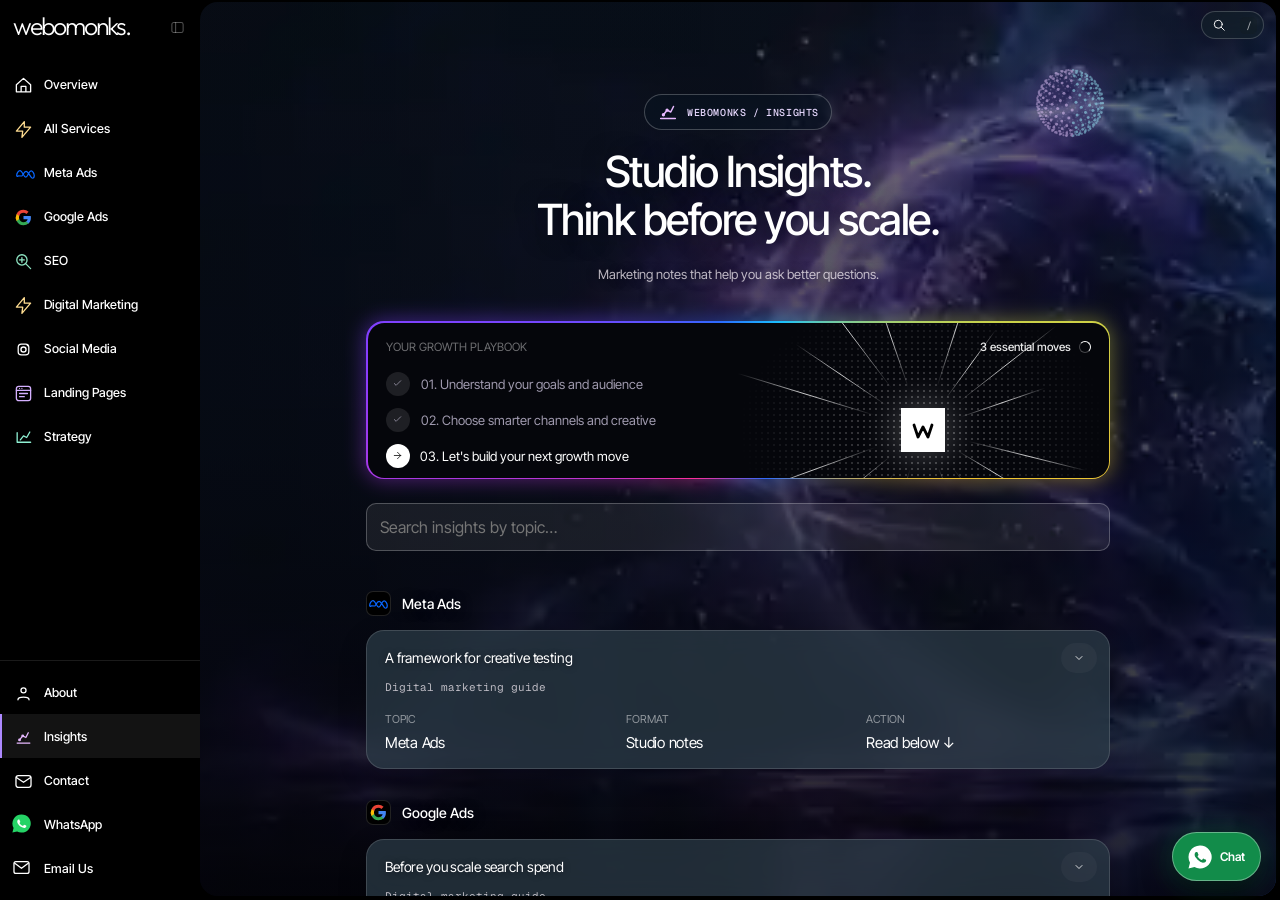
<file: insights.html>
<!doctype html><html lang="en"><head><meta charset="utf-8"><meta name="viewport" content="width=device-width,initial-scale=1,viewport-fit=cover"><meta name="theme-color" content="#000000"><meta name="description" content="Practical Webomonks marketing ideas and guides."><meta property="og:title" content="Insights | WEBOMONKS"><meta property="og:description" content="Practical Webomonks marketing ideas and guides."><meta property="og:type" content="website"><meta property="og:url" content="https://webomonks.com/insights.html"><link rel="canonical" href="https://webomonks.com/insights.html"><title>Insights | WEBOMONKS — Digital Growth Studio</title><link rel="preconnect" href="https://fonts.googleapis.com"><link rel="preconnect" href="https://fonts.gstatic.com" crossorigin><link href="https://fonts.googleapis.com/css2?family=Geist+Mono:wght@400;500&family=Inter+Tight:wght@400;500;600&family=Outfit:wght@300;400&display=swap" rel="stylesheet"><link rel="stylesheet" href="assets/wafer-theme.css"><script src="assets/wafer-theme.js" defer></script><link rel="icon" type="image/svg+xml" href="/favicon.svg"><meta name="twitter:card" content="summary_large_image"><meta property="og:image" content="https://d8j0ntlcm91z4.cloudfront.net/user_38xzZboKViGWJOttwIXH07lWA1P/hf_20261008_132124_50d78eac-e46e-49d5-a59b-de71f535c38d.png"><meta property="og:image:alt" content="WEBOMONKS cinematic digital growth studio"><meta name="twitter:image" content="https://d8j0ntlcm91z4.cloudfront.net/user_38xzZboKViGWJOttwIXH07lWA1P/hf_20261008_132124_50d78eac-e46e-49d5-a59b-de71f535c38d.png"><script type="application/ld+json">{"@context":"https://schema.org","@graph":[{"@type":"Organization","@id":"https://webomonks.com/#organization","name":"WEBOMONKS","url":"https://webomonks.com/","email":"Webomonks0@gmail.com","telephone":"+91 7088855556","logo":"https://webomonks.com/favicon.svg","contactPoint":{"@type":"ContactPoint","contactType":"customer service","email":"Webomonks0@gmail.com","telephone":"+91 7088855556","availableLanguage":["English","Hindi"]}},{"@type":"WebPage","@id":"https://webomonks.com/insights.html#webpage","url":"https://webomonks.com/insights.html","name":"Insights | WEBOMONKS — Digital Growth Studio","description":"Practical Webomonks marketing ideas and guides.","isPartOf":{"@id":"https://webomonks.com/#website"}},{"@type":"WebSite","@id":"https://webomonks.com/#website","url":"https://webomonks.com/","name":"WEBOMONKS","publisher":{"@id":"https://webomonks.com/#organization"}}]}</script><noscript><style>.auth{display:none!important}.app{opacity:1!important;visibility:visible!important}.rise{opacity:1!important;transform:none!important;filter:none!important}.side{opacity:1!important}</style></noscript></head><body data-page="insights" data-title="Insights"><a class="wm-skip-link" href="#scroll">Skip to main content</a><div class="app on" id="app" aria-hidden="false"><aside class="side" id="sidebar" aria-label="WEBOMONKS navigation"><div class="side-top"><a class="wordmark" href="index.html" aria-label="WEBOMONKS home">webomonks.</a><button type="button" class="collapse" id="collapse" aria-label="Collapse sidebar"><svg viewBox="0 0 24 24" xmlns="http://www.w3.org/2000/svg" fill="none" stroke="currentColor" stroke-width="1.65" stroke-linecap="round" stroke-linejoin="round" aria-hidden="true"><rect x="3" y="4" width="18" height="16" rx="3"/><path d="M9 4v16"/></svg></button><button class="mini-open" type="button" id="expand" aria-label="Expand sidebar"><svg width="17" height="17" viewBox="0 0 24 24"><path d="M3 7 7 19 12 9 17 19 21 7" fill="none" stroke="currentColor" stroke-width="2.8" stroke-linecap="round" stroke-linejoin="round"/></svg></button></div><nav id="navMain" aria-label="Services and pages"><a class="nav-link" href="index.html"><span class="side-icon"><span class="brand-mark"><svg viewBox="0 0 24 24" xmlns="http://www.w3.org/2000/svg" fill="none" stroke="currentColor" stroke-width="1.65" stroke-linecap="round" stroke-linejoin="round" aria-hidden="true"><path d="m3 11 9-8 9 8v9H3v-9M9 20v-7h6v7"/></svg></span></span><span class="side-label">Overview</span></a><a class="nav-link" href="services.html"><span class="side-icon"><span class="brand-mark"><svg viewBox="0 0 24 24" xmlns="http://www.w3.org/2000/svg" fill="none" stroke="#ffdd91" stroke-width="1.65" stroke-linecap="round" stroke-linejoin="round" aria-hidden="true"><path d="m13 2-10 12h8l-1 8 11-13h-8z"/></svg></span></span><span class="side-label">All Services</span></a><a class="nav-link" href="meta-ads.html"><span class="side-icon"><span class="brand-cluster"><span class="brand-mark"><svg xmlns="http://www.w3.org/2000/svg" viewBox="0 0 48 24" aria-hidden="true"><path fill="none" stroke="#0866FF" stroke-width="3.1" stroke-linecap="round" d="M5.5 17.8C3.9 20.3 1.8 20.1 1.7 17c0-6 4.8-12.4 8.4-12.4 6.3 0 9 16.8 14.7 16.8 4.9 0 7.2-15.6 13.2-16 3.7-.2 8.1 5.7 8.1 11.9 0 4.1-1.3 6.7-4.5 6.7-5.1 0-9.4-17.5-16.3-17.5-4.2 0-7.1 7.3-10.3 11.8Z"/></svg></span><span class="brand-mark"><svg xmlns="http://www.w3.org/2000/svg" viewBox="0 0 24 24" aria-hidden="true"><defs><linearGradient id="wmIG" x1="0" y1="1" x2="1" y2="0"><stop stop-color="#FFDD55"/><stop offset=".28" stop-color="#FF543E"/><stop offset=".55" stop-color="#C837AB"/><stop offset="1" stop-color="#5655CE"/></linearGradient></defs><rect x="2.3" y="2.3" width="19.4" height="19.4" rx="6.1" fill="url(#wmIG)"/><rect x="5.3" y="5.3" width="13.4" height="13.4" rx="4" fill="none" stroke="#fff" stroke-width="1.6"/><circle cx="12" cy="12" r="3.2" fill="none" stroke="#fff" stroke-width="1.7"/><circle cx="17.1" cy="6.9" r="1.1" fill="#fff"/></svg></span></span></span><span class="side-label">Meta Ads</span></a><a class="nav-link" href="google-ads.html"><span class="side-icon"><span class="brand-mark"><svg xmlns="http://www.w3.org/2000/svg" viewBox="0 0 24 24" aria-hidden="true"><path fill="#4285F4" d="M21.35 12.24c0-.7-.06-1.4-.18-2.07H12v3.91h5.24a4.5 4.5 0 0 1-1.95 2.95v2.46h3.18c1.87-1.72 2.88-4.26 2.88-7.25Z"/><path fill="#34A853" d="M12 21.75a9.74 9.74 0 0 0 6.47-2.36l-3.18-2.46c-.88.6-2 .96-3.29.96a5.78 5.78 0 0 1-5.43-4h-3.3v2.55A9.76 9.76 0 0 0 12 21.75Z"/><path fill="#FBBC05" d="M6.57 13.89a5.88 5.88 0 0 1 0-3.78V7.56h-3.3a9.74 9.74 0 0 0 0 8.88l3.3-2.55Z"/><path fill="#EA4335" d="M12 6.11c1.41 0 2.66.49 3.66 1.43l2.75-2.75A9.42 9.42 0 0 0 12 2.25a9.76 9.76 0 0 0-8.73 5.31l3.3 2.55a5.78 5.78 0 0 1 5.43-4Z"/></svg></span></span><span class="side-label">Google Ads</span></a><a class="nav-link" href="seo.html"><span class="side-icon"><span class="brand-mark"><svg viewBox="0 0 24 24" xmlns="http://www.w3.org/2000/svg" fill="none" stroke="#8fe5c3" stroke-width="1.65" stroke-linecap="round" stroke-linejoin="round" aria-hidden="true"><circle cx="10" cy="10" r="6.5"/><path d="m15 15 6 6M7 10h6m-3-3v6"/></svg></span></span><span class="side-label">SEO</span></a><a class="nav-link" href="digital-marketing.html"><span class="side-icon"><span class="brand-mark"><svg viewBox="0 0 24 24" xmlns="http://www.w3.org/2000/svg" fill="none" stroke="#ffdd91" stroke-width="1.65" stroke-linecap="round" stroke-linejoin="round" aria-hidden="true"><path d="m13 2-10 12h8l-1 8 11-13h-8z"/></svg></span></span><span class="side-label">Digital Marketing</span></a><a class="nav-link" href="social-media.html"><span class="side-icon"><span class="brand-cluster"><span class="brand-mark"><svg xmlns="http://www.w3.org/2000/svg" viewBox="0 0 24 24" aria-hidden="true"><defs><linearGradient id="wmIG" x1="0" y1="1" x2="1" y2="0"><stop stop-color="#FFDD55"/><stop offset=".28" stop-color="#FF543E"/><stop offset=".55" stop-color="#C837AB"/><stop offset="1" stop-color="#5655CE"/></linearGradient></defs><rect x="2.3" y="2.3" width="19.4" height="19.4" rx="6.1" fill="url(#wmIG)"/><rect x="5.3" y="5.3" width="13.4" height="13.4" rx="4" fill="none" stroke="#fff" stroke-width="1.6"/><circle cx="12" cy="12" r="3.2" fill="none" stroke="#fff" stroke-width="1.7"/><circle cx="17.1" cy="6.9" r="1.1" fill="#fff"/></svg></span><span class="brand-mark"><svg xmlns="http://www.w3.org/2000/svg" viewBox="0 0 24 24" aria-hidden="true"><rect x="1.7" y="1.7" width="20.6" height="20.6" rx="5" fill="#1877F2"/><path d="M14.8 8.3h2V5.25c-.38-.05-1.58-.14-3.02-.14-3.07 0-5.06 1.85-5.06 5.23v2.62H5.6v3.47h3.12v5.81h3.74v-5.81h3.12l.5-3.47h-3.62v-2.28c0-1 .29-1.68 1.85-1.68h.49Z" fill="#fff"/></svg></span></span></span><span class="side-label">Social Media</span></a><a class="nav-link" href="landing-pages.html"><span class="side-icon"><span class="brand-mark"><svg viewBox="0 0 24 24" xmlns="http://www.w3.org/2000/svg" fill="none" stroke="#d4b0ff" stroke-width="1.65" stroke-linecap="round" stroke-linejoin="round" aria-hidden="true"><rect x="3" y="3" width="18" height="18" rx="3"/><path d="M3 8h18M7 5.5h.01M10 5.5h.01M7 12h10M7 16h6"/></svg></span></span><span class="side-label">Landing Pages</span></a><a class="nav-link" href="strategy.html"><span class="side-icon"><span class="brand-mark"><svg viewBox="0 0 24 24" xmlns="http://www.w3.org/2000/svg" fill="none" stroke="#8ff1d4" stroke-width="1.65" stroke-linecap="round" stroke-linejoin="round" aria-hidden="true"><path d="M4 18V6m0 12h17M8 15l4-5 4 2 4-7"/></svg></span></span><span class="side-label">Strategy</span></a></nav><nav class="side-footer" aria-label="Company pages"><a class="nav-link" href="about.html"><span class="side-icon"><span class="brand-mark"><svg viewBox="0 0 24 24" xmlns="http://www.w3.org/2000/svg" fill="none" stroke="currentColor" stroke-width="1.65" stroke-linecap="round" stroke-linejoin="round" aria-hidden="true"><circle cx="12" cy="8" r="3.2"/><path d="M5 20c0-4.5 14-4.5 14 0"/></svg></span></span><span class="side-label">About</span></a><a class="nav-link active" href="insights.html" aria-current="page"><span class="side-icon"><span class="brand-mark"><svg viewBox="0 0 24 24" xmlns="http://www.w3.org/2000/svg" fill="none" stroke="#e7b9ff" stroke-width="1.65" stroke-linecap="round" stroke-linejoin="round" aria-hidden="true"><path d="M4 19h16M7 15l4-5 4 2 3-6"/><circle cx="7" cy="15" r="1"/><circle cx="11" cy="10" r="1"/></svg></span></span><span class="side-label">Insights</span></a><a class="nav-link" href="contact.html"><span class="side-icon"><span class="brand-mark"><svg viewBox="0 0 24 24" xmlns="http://www.w3.org/2000/svg" fill="none" stroke="currentColor" stroke-width="1.65" stroke-linecap="round" stroke-linejoin="round" aria-hidden="true"><rect x="2.5" y="4.5" width="19" height="15" rx="3"/><path d="m3 7 9 6 9-6"/></svg></span></span><span class="side-label">Contact</span></a><a class="nav-link wm-wa-nav" href="https://wa.me/917088855556?text=Hello%20WEBOMONKS%2C%20I%20want%20to%20discuss%20a%20project." target="_blank" rel="noopener noreferrer" aria-label="Contact WEBOMONKS on WhatsApp"><span class="side-icon"><svg xmlns="http://www.w3.org/2000/svg" viewBox="0 0 24 24" aria-hidden="true"><path fill="#25D366" d="M12 .5A11.5 11.5 0 0 0 2 17.7L.5 23.5l6-1.5A11.5 11.5 0 1 0 12 .5Z"/><path fill="#fff" d="M17.56 14.59c-.28-.14-1.68-.83-1.94-.92-.26-.1-.45-.14-.64.14-.19.28-.73.92-.9 1.1-.16.19-.33.21-.6.07-.29-.14-1.2-.44-2.29-1.41-.85-.75-1.41-1.68-1.58-1.96-.16-.28-.02-.43.13-.58.13-.13.28-.33.43-.49.14-.16.19-.28.28-.47.1-.19.05-.35-.02-.49-.08-.14-.64-1.54-.88-2.11-.23-.55-.46-.48-.63-.49h-.54c-.19 0-.5.07-.75.35-.26.28-1 1-1 2.37s1.02 2.72 1.16 2.91c.14.19 2 3.05 4.84 4.28.67.29 1.2.46 1.61.59.68.22 1.3.19 1.79.12.54-.08 1.68-.69 1.92-1.35.23-.66.23-1.23.16-1.35-.07-.11-.26-.18-.54-.32Z"/></svg></span><span class="side-label">WhatsApp</span></a><a class="nav-link wm-mail-nav" href="mailto:Webomonks0@gmail.com" aria-label="Email WEBOMONKS"><span class="side-icon"><svg xmlns="http://www.w3.org/2000/svg" viewBox="0 0 24 24" fill="none" stroke="currentColor" stroke-width="1.6" stroke-linecap="round" stroke-linejoin="round" aria-hidden="true"><rect x="2.5" y="4.5" width="19" height="15" rx="2.5"/><path d="m3.5 6.5 8.5 6.5 8.5-6.5"/></svg></span><span class="side-label">Email Us</span></a></nav></aside><section class="panel" id="panel" aria-label="WEBOMONKS digital growth dashboard"><video id="skyVideo" crossorigin="anonymous" muted loop playsinline preload="metadata" poster="https://d8j0ntlcm91z4.cloudfront.net/user_38xzZboKViGWJOttwIXH07lWA1P/hf_20261008_132137_6359ecf6-579c-4ff9-9f28-b220076e9195.png"><source src="https://d8j0ntlcm91z4.cloudfront.net/user_38xzZboKViGWJOttwIXH07lWA1P/hf_20261008_132231_6df9b9a8-6975-4855-bdd8-5d72911d6ca5.mp4" type="video/mp4"></video><canvas class="ascii" id="skyAscii" aria-hidden="true"></canvas><button type="button" class="search-pill" id="search" aria-expanded="false" aria-controls="studioSearch" aria-label="Search services"><svg viewBox="0 0 24 24" xmlns="http://www.w3.org/2000/svg" fill="none" stroke="currentColor" stroke-width="1.65" stroke-linecap="round" stroke-linejoin="round" aria-hidden="true"><circle cx="10.7" cy="10.7" r="6.8"/><path d="m16 16 5 5"/></svg><kbd>/</kbd></button><div class="studio-search" id="studioSearch" hidden><label for="studioSearchInput" class="sr-only">Search pages</label><input id="studioSearchInput" type="search" placeholder="Search services, SEO, Google Ads…"><div class="studio-search-results" id="studioSearchResults"></div><small>Press Esc to close · Enter to open a result</small></div><main class="scroller" id="scroll"><div class="column"><header class="hero rise" style="--i:0"><span class="hero-badge"><span class="brand-mark"><svg viewBox="0 0 24 24" xmlns="http://www.w3.org/2000/svg" fill="none" stroke="#e7b9ff" stroke-width="1.65" stroke-linecap="round" stroke-linejoin="round" aria-hidden="true"><path d="M4 19h16M7 15l4-5 4 2 3-6"/><circle cx="7" cy="15" r="1"/><circle cx="11" cy="10" r="1"/></svg></span> WEBOMONKS / INSIGHTS</span><div class="hero-orbit"><canvas id="scene3d" aria-label="Animated 3D particle sphere"></canvas></div><h1>Studio Insights. <br>Think before you scale.</h1><p>Marketing notes that help you ask better questions.</p></header><div class="get-wrap rise" style="--i:4"><div class="get-inner"><div class="burst" aria-hidden="true"><div class="burst-dots"></div><svg class="burst-rays" viewBox="0 0 400 300" aria-hidden="true"><defs><radialGradient id="rayFade"><stop offset="0%" stop-color="#fff" stop-opacity=".95"/><stop offset="55%" stop-color="#fff" stop-opacity=".45"/><stop offset="100%" stop-color="#fff" stop-opacity="0"/></radialGradient></defs><line x1="222" y1="150" x2="340" y2="150" stroke="url(#rayFade)" stroke-width=".85" style="animation:ray-pulse 4s ease-in-out infinite;animation-delay:0s"/><line x1="221.34650597807192" y1="155.3222817031927" x2="387.2670751712673" y2="196.69092585073588" stroke="url(#rayFade)" stroke-width=".85" style="animation:ray-pulse 4s ease-in-out infinite;animation-delay:0.18s"/><line x1="218.85768061544647" y1="161.3308376480212" x2="325.1464259025084" y2="225.1955589368679" stroke="url(#rayFade)" stroke-width=".85" style="animation:ray-pulse 4s ease-in-out infinite;animation-delay:0.36s"/><line x1="213.54455245716449" y1="167.33623657934788" x2="322.516633589806" y2="306.8141399677377" stroke="url(#rayFade)" stroke-width=".85" style="animation:ray-pulse 4s ease-in-out infinite;animation-delay:0.54s"/><line x1="208.24134505515008" y1="170.39804480046934" x2="256.9402021992186" y2="290.9319458941517" stroke="url(#rayFade)" stroke-width=".85" style="animation:ray-pulse 4s ease-in-out infinite;animation-delay:0.72s"/><line x1="200" y1="172" x2="200" y2="355" stroke="url(#rayFade)" stroke-width=".85" style="animation:ray-pulse 4s ease-in-out infinite;animation-delay:0.8999999999999999s"/><line x1="193.20162612375117" y1="170.92324335849338" x2="151.17531488875832" y2="300.2669295746343" stroke="url(#rayFade)" stroke-width=".85" style="animation:ray-pulse 4s ease-in-out infinite;animation-delay:1.08s"/><line x1="187.6977561236436" y1="168.2388265962109" x2="82.01029736767245" y2="324.9269278091138" stroke="url(#rayFade)" stroke-width=".85" style="animation:ray-pulse 4s ease-in-out infinite;animation-delay:0s"/><line x1="182.90278884794665" y1="163.84504860309642" x2="72.5480623210568" y2="253.2085441321734" stroke="url(#rayFade)" stroke-width=".85" style="animation:ray-pulse 4s ease-in-out infinite;animation-delay:0.18s"/><line x1="179.32676234271003" y1="157.52444315316473" x2="-3.913298710542108" y2="224.21837110167013" stroke="url(#rayFade)" stroke-width=".85" style="animation:ray-pulse 4s ease-in-out infinite;animation-delay:0.36s"/><line x1="178" y1="150" x2="30" y2="150.00000000000003" stroke="url(#rayFade)" stroke-width=".85" style="animation:ray-pulse 4s ease-in-out infinite;animation-delay:0.54s"/><line x1="178.9612953688132" y1="143.5678224960998" x2="-13.25596057975693" y2="84.80110984682979" stroke="url(#rayFade)" stroke-width=".85" style="animation:ray-pulse 4s ease-in-out infinite;animation-delay:0.72s"/><line x1="181.7611734037891" y1="137.6977561236436" x2="54.08938723031264" y2="51.58204898914859" stroke="url(#rayFade)" stroke-width=".85" style="animation:ray-pulse 4s ease-in-out infinite;animation-delay:0.8999999999999999s"/><line x1="186.76006949065493" y1="132.43001877895955" x2="62.18435969818094" y2="-32.88753180083006" stroke="url(#rayFade)" stroke-width=".85" style="animation:ray-pulse 4s ease-in-out infinite;animation-delay:1.08s"/><line x1="192.83750060194257" y1="129.198591336815" x2="140.7465958887975" y2="-22.084380759075657" stroke="url(#rayFade)" stroke-width=".85" style="animation:ray-pulse 4s ease-in-out infinite;animation-delay:0s"/><line x1="200" y1="128" x2="199.99999999999994" y2="-85" stroke="url(#rayFade)" stroke-width=".85" style="animation:ray-pulse 4s ease-in-out infinite;animation-delay:0.18s"/><line x1="206.79837387624883" y1="129.07675664150662" x2="258.0951949424901" y2="-28.798625063488885" stroke="url(#rayFade)" stroke-width=".85" style="animation:ray-pulse 4s ease-in-out infinite;animation-delay:0.36s"/><line x1="212.9312755504344" y1="132.20162612375117" x2="282.87772057323866" y2="35.928603793132396" stroke="url(#rayFade)" stroke-width=".85" style="animation:ray-pulse 4s ease-in-out infinite;animation-delay:0.54s"/><line x1="217.33623657934788" y1="136.45544754283551" x2="352.874086199704" y2="30.561673786822183" stroke="url(#rayFade)" stroke-width=".85" style="animation:ray-pulse 4s ease-in-out infinite;animation-delay:0.72s"/><line x1="220.80140866318496" y1="142.83750060194254" x2="338.99123061309956" y2="102.14148129479784" stroke="url(#rayFade)" stroke-width=".85" style="animation:ray-pulse 4s ease-in-out infinite;animation-delay:0.8999999999999999s"/></svg><div class="burst-tile"><svg viewBox="0 0 24 24"><path d="M3 7 7 19 12 9 17 19 21 7" fill="none" stroke="currentColor" stroke-width="2.8" stroke-linecap="round" stroke-linejoin="round"/></svg></div></div><div class="get-header"><span>YOUR GROWTH PLAYBOOK</span><span class="get-status">3 essential moves <span class="spinner" aria-hidden="true"></span></span></div><ol class="get-list"><li><span class="check-circle"><svg viewBox="0 0 24 24" xmlns="http://www.w3.org/2000/svg" fill="none" stroke="currentColor" stroke-width="1.65" stroke-linecap="round" stroke-linejoin="round" aria-hidden="true"><path d="m5 12 4 4L19 6"/></svg></span><span>01. Understand your goals and audience</span></li><li><span class="check-circle"><svg viewBox="0 0 24 24" xmlns="http://www.w3.org/2000/svg" fill="none" stroke="currentColor" stroke-width="1.65" stroke-linecap="round" stroke-linejoin="round" aria-hidden="true"><path d="m5 12 4 4L19 6"/></svg></span><span>02. Choose smarter channels and creative</span></li><li><a href="contact.html" aria-label="Discuss your growth plan"><span class="check-circle"><svg viewBox="0 0 24 24" xmlns="http://www.w3.org/2000/svg" fill="none" stroke="currentColor" stroke-width="1.65" stroke-linecap="round" stroke-linejoin="round" aria-hidden="true"><path d="M5 12h14m-7-7 7 7-7 7"/></svg></span><span>03. Let's build your next growth move</span><span class="chev"><svg viewBox="0 0 24 24" xmlns="http://www.w3.org/2000/svg" fill="none" stroke="currentColor" stroke-width="1.65" stroke-linecap="round" stroke-linejoin="round" aria-hidden="true"><path d="M5 12h14m-7-7 7 7-7 7"/></svg></span></a></li></ol></div></div><div class="insight-search rise" style="--i:5"><input type="search" id="insightsFilter" placeholder="Search insights by topic…" aria-label="Search insights"></div><section class="model-block insight-card rise first" style="--i:6" data-insight="meta ads a framework for creative testing define a specific audience and offer. test message angles deliberately, and compare actual customer actions rather than impressions alone. write a hypothesis for each new creative.,change one key element at a time when practical.,review your landing page alongside ad engagement."><div class="model-name"><span class="badge"><svg xmlns="http://www.w3.org/2000/svg" viewBox="0 0 48 24" aria-hidden="true"><path fill="none" stroke="#0866FF" stroke-width="3.1" stroke-linecap="round" d="M5.5 17.8C3.9 20.3 1.8 20.1 1.7 17c0-6 4.8-12.4 8.4-12.4 6.3 0 9 16.8 14.7 16.8 4.9 0 7.2-15.6 13.2-16 3.7-.2 8.1 5.7 8.1 11.9 0 4.1-1.3 6.7-4.5 6.7-5.1 0-9.4-17.5-16.3-17.5-4.2 0-7.1 7.3-10.3 11.8Z"/></svg></span>Meta Ads</div><div class="model-card"><button class="model-summary" type="button" aria-expanded="false"><div class="model-desc">A framework for creative testing</div><div class="tags"><span class="tag">Digital marketing guide</span></div><div class="stats"><div class="stat"><div class="stat-label">TOPIC</div><div class="stat-value">Meta Ads</div></div><div class="stat"><div class="stat-label">FORMAT</div><div class="stat-value">Studio notes</div></div><div class="stat"><div class="stat-label">ACTION</div><div class="stat-value">Read below ↓</div></div></div><span class="toggle-pill"><svg viewBox="0 0 24 24" xmlns="http://www.w3.org/2000/svg" fill="none" stroke="currentColor" stroke-width="1.65" stroke-linecap="round" stroke-linejoin="round" aria-hidden="true"><path d="m6 9 6 6 6-6"/></svg></span></button><div class="expanded"><div class="expanded-clip"><div class="code-box"><p class="detail-intro">Define a specific audience and offer. Test message angles deliberately, and compare actual customer actions rather than impressions alone.</p><ul class="service-points"><li>Write a hypothesis for each new creative.</li><li>Change one key element at a time when practical.</li><li>Review your landing page alongside ad engagement.</li></ul><a href="contact.html" class="service-action">Discuss this topic ↗</a></div></div></div></div></section><section class="model-block insight-card rise " style="--i:7" data-insight="google ads before you scale search spend increasing budget magnifies what's already happening. review search-term relevance, conversion signals and page consistency first. understand your highest-intent search terms.,confirm which events reflect real enquiries.,match your message with the landing experience."><div class="model-name"><span class="badge"><svg xmlns="http://www.w3.org/2000/svg" viewBox="0 0 24 24" aria-hidden="true"><path fill="#4285F4" d="M21.35 12.24c0-.7-.06-1.4-.18-2.07H12v3.91h5.24a4.5 4.5 0 0 1-1.95 2.95v2.46h3.18c1.87-1.72 2.88-4.26 2.88-7.25Z"/><path fill="#34A853" d="M12 21.75a9.74 9.74 0 0 0 6.47-2.36l-3.18-2.46c-.88.6-2 .96-3.29.96a5.78 5.78 0 0 1-5.43-4h-3.3v2.55A9.76 9.76 0 0 0 12 21.75Z"/><path fill="#FBBC05" d="M6.57 13.89a5.88 5.88 0 0 1 0-3.78V7.56h-3.3a9.74 9.74 0 0 0 0 8.88l3.3-2.55Z"/><path fill="#EA4335" d="M12 6.11c1.41 0 2.66.49 3.66 1.43l2.75-2.75A9.42 9.42 0 0 0 12 2.25a9.76 9.76 0 0 0-8.73 5.31l3.3 2.55a5.78 5.78 0 0 1 5.43-4Z"/></svg></span>Google Ads</div><div class="model-card"><button class="model-summary" type="button" aria-expanded="false"><div class="model-desc">Before you scale search spend</div><div class="tags"><span class="tag">Digital marketing guide</span></div><div class="stats"><div class="stat"><div class="stat-label">TOPIC</div><div class="stat-value">Google Ads</div></div><div class="stat"><div class="stat-label">FORMAT</div><div class="stat-value">Studio notes</div></div><div class="stat"><div class="stat-label">ACTION</div><div class="stat-value">Read below ↓</div></div></div><span class="toggle-pill"><svg viewBox="0 0 24 24" xmlns="http://www.w3.org/2000/svg" fill="none" stroke="currentColor" stroke-width="1.65" stroke-linecap="round" stroke-linejoin="round" aria-hidden="true"><path d="m6 9 6 6 6-6"/></svg></span></button><div class="expanded"><div class="expanded-clip"><div class="code-box"><p class="detail-intro">Increasing budget magnifies what's already happening. Review search-term relevance, conversion signals and page consistency first.</p><ul class="service-points"><li>Understand your highest-intent search terms.</li><li>Confirm which events reflect real enquiries.</li><li>Match your message with the landing experience.</li></ul><a href="contact.html" class="service-action">Discuss this topic ↗</a></div></div></div></div></section><section class="model-block insight-card rise " style="--i:8" data-insight="seo the foundations of a useful service page help visitors understand who your service is for, which problem it solves, how you work and what to do next. structure content around user questions.,use descriptive links and accessible headings.,prioritize performance and mobile reading."><div class="model-name"><span class="badge"><svg viewBox="0 0 24 24" xmlns="http://www.w3.org/2000/svg" fill="none" stroke="#8fe5c3" stroke-width="1.65" stroke-linecap="round" stroke-linejoin="round" aria-hidden="true"><circle cx="10" cy="10" r="6.5"/><path d="m15 15 6 6M7 10h6m-3-3v6"/></svg></span>SEO</div><div class="model-card"><button class="model-summary" type="button" aria-expanded="false"><div class="model-desc">The foundations of a useful service page</div><div class="tags"><span class="tag">Digital marketing guide</span></div><div class="stats"><div class="stat"><div class="stat-label">TOPIC</div><div class="stat-value">SEO</div></div><div class="stat"><div class="stat-label">FORMAT</div><div class="stat-value">Studio notes</div></div><div class="stat"><div class="stat-label">ACTION</div><div class="stat-value">Read below ↓</div></div></div><span class="toggle-pill"><svg viewBox="0 0 24 24" xmlns="http://www.w3.org/2000/svg" fill="none" stroke="currentColor" stroke-width="1.65" stroke-linecap="round" stroke-linejoin="round" aria-hidden="true"><path d="m6 9 6 6 6-6"/></svg></span></button><div class="expanded"><div class="expanded-clip"><div class="code-box"><p class="detail-intro">Help visitors understand who your service is for, which problem it solves, how you work and what to do next.</p><ul class="service-points"><li>Structure content around user questions.</li><li>Use descriptive links and accessible headings.</li><li>Prioritize performance and mobile reading.</li></ul><a href="contact.html" class="service-action">Discuss this topic ↗</a></div></div></div></div></section><section class="model-block insight-card rise " style="--i:9" data-insight="strategy make reporting actionable start with the decision you need to make. use measures that clarify the next step instead of collecting charts for their own sake. connect measurements to outcomes.,define reports consistently.,turn findings into an action list."><div class="model-name"><span class="badge"><svg viewBox="0 0 24 24" xmlns="http://www.w3.org/2000/svg" fill="none" stroke="#8ff1d4" stroke-width="1.65" stroke-linecap="round" stroke-linejoin="round" aria-hidden="true"><path d="M4 18V6m0 12h17M8 15l4-5 4 2 4-7"/></svg></span>Strategy</div><div class="model-card"><button class="model-summary" type="button" aria-expanded="false"><div class="model-desc">Make reporting actionable</div><div class="tags"><span class="tag">Digital marketing guide</span></div><div class="stats"><div class="stat"><div class="stat-label">TOPIC</div><div class="stat-value">Strategy</div></div><div class="stat"><div class="stat-label">FORMAT</div><div class="stat-value">Studio notes</div></div><div class="stat"><div class="stat-label">ACTION</div><div class="stat-value">Read below ↓</div></div></div><span class="toggle-pill"><svg viewBox="0 0 24 24" xmlns="http://www.w3.org/2000/svg" fill="none" stroke="currentColor" stroke-width="1.65" stroke-linecap="round" stroke-linejoin="round" aria-hidden="true"><path d="m6 9 6 6 6-6"/></svg></span></button><div class="expanded"><div class="expanded-clip"><div class="code-box"><p class="detail-intro">Start with the decision you need to make. Use measures that clarify the next step instead of collecting charts for their own sake.</p><ul class="service-points"><li>Connect measurements to outcomes.</li><li>Define reports consistently.</li><li>Turn findings into an action list.</li></ul><a href="contact.html" class="service-action">Discuss this topic ↗</a></div></div></div></div></section><div class="closing rise" style="--i:13"><h3>Let's make your next move matter.</h3><p>From Meta and Google Ads to SEO, social content and better landing pages—we'd love to hear what you're building.</p><a href="contact.html">Start a Project ↗</a> <a class="wm-closing-whatsapp" href="https://wa.me/917088855556?text=Hello%20WEBOMONKS%2C%20I%20want%20to%20discuss%20a%20project." target="_blank" rel="noopener noreferrer"><svg xmlns="http://www.w3.org/2000/svg" viewBox="0 0 24 24" aria-hidden="true"><path fill="#25D366" d="M12 .5A11.5 11.5 0 0 0 2 17.7L.5 23.5l6-1.5A11.5 11.5 0 1 0 12 .5Z"/><path fill="#fff" d="M17.56 14.59c-.28-.14-1.68-.83-1.94-.92-.26-.1-.45-.14-.64.14-.19.28-.73.92-.9 1.1-.16.19-.33.21-.6.07-.29-.14-1.2-.44-2.29-1.41-.85-.75-1.41-1.68-1.58-1.96-.16-.28-.02-.43.13-.58.13-.13.28-.33.43-.49.14-.16.19-.28.28-.47.1-.19.05-.35-.02-.49-.08-.14-.64-1.54-.88-2.11-.23-.55-.46-.48-.63-.49h-.54c-.19 0-.5.07-.75.35-.26.28-1 1-1 2.37s1.02 2.72 1.16 2.91c.14.19 2 3.05 4.84 4.28.67.29 1.2.46 1.61.59.68.22 1.3.19 1.79.12.54-.08 1.68-.69 1.92-1.35.23-.66.23-1.23.16-1.35-.07-.11-.26-.18-.54-.32Z"/></svg> WhatsApp Us</a></div><div class="studio-footnote"><span>© 2026 WEBOMONKS · Digital Growth Studio</span><nav aria-label="Footer"><a href="index.html">Home</a><a href="contact.html">Contact</a><a href="privacy.html">Privacy</a></nav></div></div></main></section></div><a class="wm-floating-wa" href="https://wa.me/917088855556?text=Hello%20WEBOMONKS%2C%20I%20would%20like%20to%20discuss%20my%20project." target="_blank" rel="noopener noreferrer" aria-label="Chat with WEBOMONKS on WhatsApp"><svg viewBox="0 0 24 24" aria-hidden="true" xmlns="http://www.w3.org/2000/svg"><path fill="#fff" d="M12 .5A11.5 11.5 0 0 0 2 17.7L.5 23.5l6-1.5A11.5 11.5 0 1 0 12 .5Z"/><path fill="#128C4A" d="M17.56 14.59c-.28-.14-1.68-.83-1.94-.92-.26-.1-.45-.14-.64.14-.19.28-.73.92-.9 1.1-.16.19-.33.21-.6.07-.29-.14-1.2-.44-2.29-1.41-.85-.75-1.41-1.68-1.58-1.96-.16-.28-.02-.43.13-.58.13-.13.28-.33.43-.49.14-.16.19-.28.28-.47.1-.19.05-.35-.02-.49-.08-.14-.64-1.54-.88-2.11-.23-.55-.46-.48-.63-.49h-.54c-.19 0-.5.07-.75.35-.26.28-1 1-1 2.37s1.02 2.72 1.16 2.91c.14.19 2 3.05 4.84 4.28.67.29 1.2.46 1.61.59.68.22 1.3.19 1.79.12.54-.08 1.68-.69 1.92-1.35.23-.66.23-1.23.16-1.35-.07-.11-.26-.18-.54-.32Z"/></svg><span>Chat</span></a></body></html>
</file>
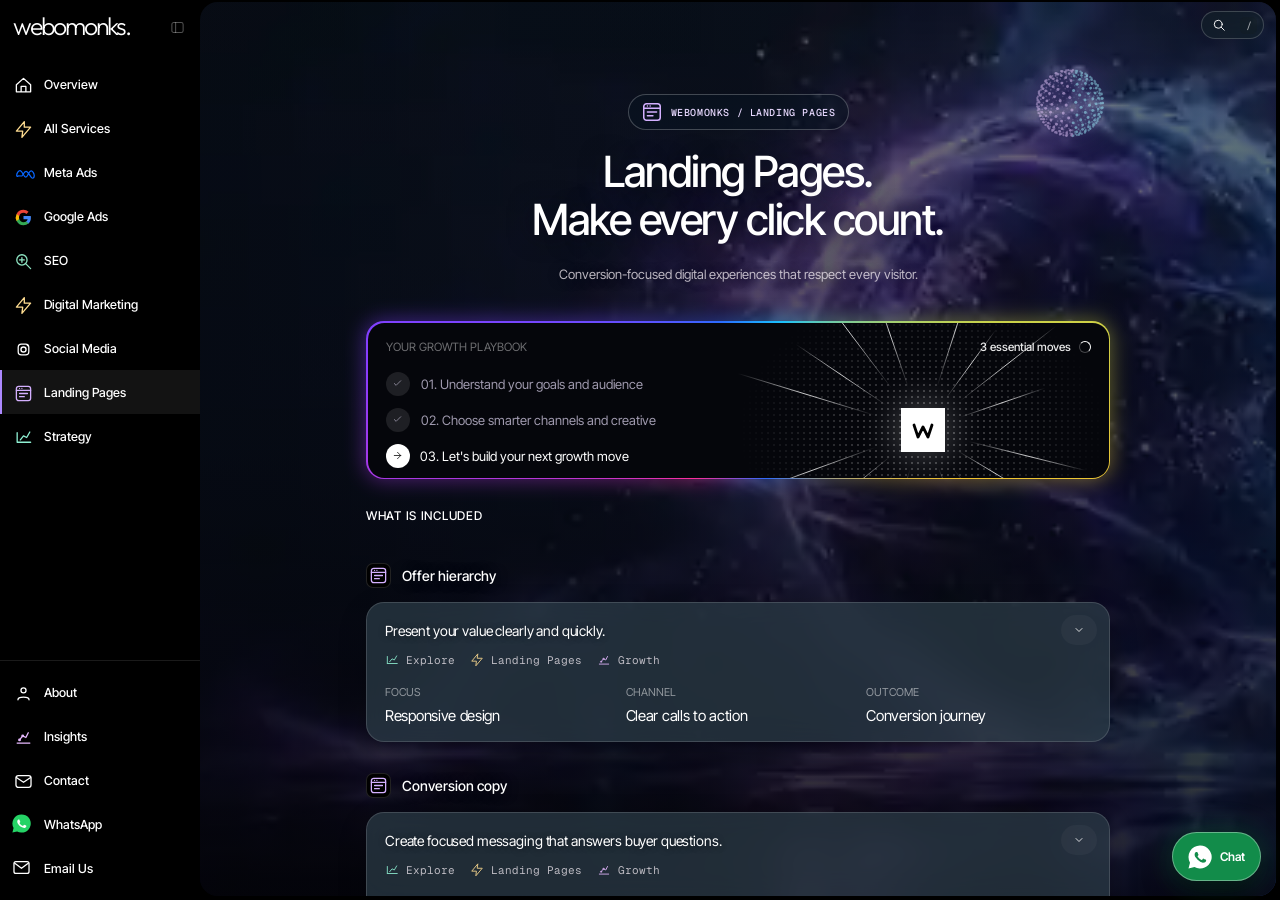
<file: landing-pages.html>
<!doctype html><html lang="en"><head><meta charset="utf-8"><meta name="viewport" content="width=device-width,initial-scale=1,viewport-fit=cover"><meta name="theme-color" content="#000000"><meta name="description" content="Campaign landing pages that make it easy for customers to act."><meta property="og:title" content="Landing Pages | WEBOMONKS"><meta property="og:description" content="Campaign landing pages that make it easy for customers to act."><meta property="og:type" content="website"><meta property="og:url" content="https://webomonks.com/landing-pages.html"><link rel="canonical" href="https://webomonks.com/landing-pages.html"><title>Landing Pages | WEBOMONKS — Digital Growth Studio</title><link rel="preconnect" href="https://fonts.googleapis.com"><link rel="preconnect" href="https://fonts.gstatic.com" crossorigin><link href="https://fonts.googleapis.com/css2?family=Geist+Mono:wght@400;500&family=Inter+Tight:wght@400;500;600&family=Outfit:wght@300;400&display=swap" rel="stylesheet"><link rel="stylesheet" href="assets/wafer-theme.css"><script src="assets/wafer-theme.js" defer></script><link rel="icon" type="image/svg+xml" href="/favicon.svg"><meta name="twitter:card" content="summary_large_image"><meta property="og:image" content="https://d8j0ntlcm91z4.cloudfront.net/user_38xzZboKViGWJOttwIXH07lWA1P/hf_20261008_132124_50d78eac-e46e-49d5-a59b-de71f535c38d.png"><meta property="og:image:alt" content="WEBOMONKS cinematic digital growth studio"><meta name="twitter:image" content="https://d8j0ntlcm91z4.cloudfront.net/user_38xzZboKViGWJOttwIXH07lWA1P/hf_20261008_132124_50d78eac-e46e-49d5-a59b-de71f535c38d.png"><script type="application/ld+json">{"@context":"https://schema.org","@graph":[{"@type":"Organization","@id":"https://webomonks.com/#organization","name":"WEBOMONKS","url":"https://webomonks.com/","email":"Webomonks0@gmail.com","telephone":"+91 7088855556","logo":"https://webomonks.com/favicon.svg","contactPoint":{"@type":"ContactPoint","contactType":"customer service","email":"Webomonks0@gmail.com","telephone":"+91 7088855556","availableLanguage":["English","Hindi"]}},{"@type":"WebPage","@id":"https://webomonks.com/landing-pages.html#webpage","url":"https://webomonks.com/landing-pages.html","name":"Landing Pages | WEBOMONKS — Digital Growth Studio","description":"Campaign landing pages that make it easy for customers to act.","isPartOf":{"@id":"https://webomonks.com/#website"}},{"@type":"WebSite","@id":"https://webomonks.com/#website","url":"https://webomonks.com/","name":"WEBOMONKS","publisher":{"@id":"https://webomonks.com/#organization"}}]}</script><noscript><style>.auth{display:none!important}.app{opacity:1!important;visibility:visible!important}.rise{opacity:1!important;transform:none!important;filter:none!important}.side{opacity:1!important}</style></noscript></head><body data-page="landing-pages" data-title="Landing Pages"><a class="wm-skip-link" href="#scroll">Skip to main content</a><div class="app on" id="app" aria-hidden="false"><aside class="side" id="sidebar" aria-label="WEBOMONKS navigation"><div class="side-top"><a class="wordmark" href="index.html" aria-label="WEBOMONKS home">webomonks.</a><button type="button" class="collapse" id="collapse" aria-label="Collapse sidebar"><svg viewBox="0 0 24 24" xmlns="http://www.w3.org/2000/svg" fill="none" stroke="currentColor" stroke-width="1.65" stroke-linecap="round" stroke-linejoin="round" aria-hidden="true"><rect x="3" y="4" width="18" height="16" rx="3"/><path d="M9 4v16"/></svg></button><button class="mini-open" type="button" id="expand" aria-label="Expand sidebar"><svg width="17" height="17" viewBox="0 0 24 24"><path d="M3 7 7 19 12 9 17 19 21 7" fill="none" stroke="currentColor" stroke-width="2.8" stroke-linecap="round" stroke-linejoin="round"/></svg></button></div><nav id="navMain" aria-label="Services and pages"><a class="nav-link" href="index.html"><span class="side-icon"><span class="brand-mark"><svg viewBox="0 0 24 24" xmlns="http://www.w3.org/2000/svg" fill="none" stroke="currentColor" stroke-width="1.65" stroke-linecap="round" stroke-linejoin="round" aria-hidden="true"><path d="m3 11 9-8 9 8v9H3v-9M9 20v-7h6v7"/></svg></span></span><span class="side-label">Overview</span></a><a class="nav-link" href="services.html"><span class="side-icon"><span class="brand-mark"><svg viewBox="0 0 24 24" xmlns="http://www.w3.org/2000/svg" fill="none" stroke="#ffdd91" stroke-width="1.65" stroke-linecap="round" stroke-linejoin="round" aria-hidden="true"><path d="m13 2-10 12h8l-1 8 11-13h-8z"/></svg></span></span><span class="side-label">All Services</span></a><a class="nav-link" href="meta-ads.html"><span class="side-icon"><span class="brand-cluster"><span class="brand-mark"><svg xmlns="http://www.w3.org/2000/svg" viewBox="0 0 48 24" aria-hidden="true"><path fill="none" stroke="#0866FF" stroke-width="3.1" stroke-linecap="round" d="M5.5 17.8C3.9 20.3 1.8 20.1 1.7 17c0-6 4.8-12.4 8.4-12.4 6.3 0 9 16.8 14.7 16.8 4.9 0 7.2-15.6 13.2-16 3.7-.2 8.1 5.7 8.1 11.9 0 4.1-1.3 6.7-4.5 6.7-5.1 0-9.4-17.5-16.3-17.5-4.2 0-7.1 7.3-10.3 11.8Z"/></svg></span><span class="brand-mark"><svg xmlns="http://www.w3.org/2000/svg" viewBox="0 0 24 24" aria-hidden="true"><defs><linearGradient id="wmIG" x1="0" y1="1" x2="1" y2="0"><stop stop-color="#FFDD55"/><stop offset=".28" stop-color="#FF543E"/><stop offset=".55" stop-color="#C837AB"/><stop offset="1" stop-color="#5655CE"/></linearGradient></defs><rect x="2.3" y="2.3" width="19.4" height="19.4" rx="6.1" fill="url(#wmIG)"/><rect x="5.3" y="5.3" width="13.4" height="13.4" rx="4" fill="none" stroke="#fff" stroke-width="1.6"/><circle cx="12" cy="12" r="3.2" fill="none" stroke="#fff" stroke-width="1.7"/><circle cx="17.1" cy="6.9" r="1.1" fill="#fff"/></svg></span></span></span><span class="side-label">Meta Ads</span></a><a class="nav-link" href="google-ads.html"><span class="side-icon"><span class="brand-mark"><svg xmlns="http://www.w3.org/2000/svg" viewBox="0 0 24 24" aria-hidden="true"><path fill="#4285F4" d="M21.35 12.24c0-.7-.06-1.4-.18-2.07H12v3.91h5.24a4.5 4.5 0 0 1-1.95 2.95v2.46h3.18c1.87-1.72 2.88-4.26 2.88-7.25Z"/><path fill="#34A853" d="M12 21.75a9.74 9.74 0 0 0 6.47-2.36l-3.18-2.46c-.88.6-2 .96-3.29.96a5.78 5.78 0 0 1-5.43-4h-3.3v2.55A9.76 9.76 0 0 0 12 21.75Z"/><path fill="#FBBC05" d="M6.57 13.89a5.88 5.88 0 0 1 0-3.78V7.56h-3.3a9.74 9.74 0 0 0 0 8.88l3.3-2.55Z"/><path fill="#EA4335" d="M12 6.11c1.41 0 2.66.49 3.66 1.43l2.75-2.75A9.42 9.42 0 0 0 12 2.25a9.76 9.76 0 0 0-8.73 5.31l3.3 2.55a5.78 5.78 0 0 1 5.43-4Z"/></svg></span></span><span class="side-label">Google Ads</span></a><a class="nav-link" href="seo.html"><span class="side-icon"><span class="brand-mark"><svg viewBox="0 0 24 24" xmlns="http://www.w3.org/2000/svg" fill="none" stroke="#8fe5c3" stroke-width="1.65" stroke-linecap="round" stroke-linejoin="round" aria-hidden="true"><circle cx="10" cy="10" r="6.5"/><path d="m15 15 6 6M7 10h6m-3-3v6"/></svg></span></span><span class="side-label">SEO</span></a><a class="nav-link" href="digital-marketing.html"><span class="side-icon"><span class="brand-mark"><svg viewBox="0 0 24 24" xmlns="http://www.w3.org/2000/svg" fill="none" stroke="#ffdd91" stroke-width="1.65" stroke-linecap="round" stroke-linejoin="round" aria-hidden="true"><path d="m13 2-10 12h8l-1 8 11-13h-8z"/></svg></span></span><span class="side-label">Digital Marketing</span></a><a class="nav-link" href="social-media.html"><span class="side-icon"><span class="brand-cluster"><span class="brand-mark"><svg xmlns="http://www.w3.org/2000/svg" viewBox="0 0 24 24" aria-hidden="true"><defs><linearGradient id="wmIG" x1="0" y1="1" x2="1" y2="0"><stop stop-color="#FFDD55"/><stop offset=".28" stop-color="#FF543E"/><stop offset=".55" stop-color="#C837AB"/><stop offset="1" stop-color="#5655CE"/></linearGradient></defs><rect x="2.3" y="2.3" width="19.4" height="19.4" rx="6.1" fill="url(#wmIG)"/><rect x="5.3" y="5.3" width="13.4" height="13.4" rx="4" fill="none" stroke="#fff" stroke-width="1.6"/><circle cx="12" cy="12" r="3.2" fill="none" stroke="#fff" stroke-width="1.7"/><circle cx="17.1" cy="6.9" r="1.1" fill="#fff"/></svg></span><span class="brand-mark"><svg xmlns="http://www.w3.org/2000/svg" viewBox="0 0 24 24" aria-hidden="true"><rect x="1.7" y="1.7" width="20.6" height="20.6" rx="5" fill="#1877F2"/><path d="M14.8 8.3h2V5.25c-.38-.05-1.58-.14-3.02-.14-3.07 0-5.06 1.85-5.06 5.23v2.62H5.6v3.47h3.12v5.81h3.74v-5.81h3.12l.5-3.47h-3.62v-2.28c0-1 .29-1.68 1.85-1.68h.49Z" fill="#fff"/></svg></span></span></span><span class="side-label">Social Media</span></a><a class="nav-link active" href="landing-pages.html" aria-current="page"><span class="side-icon"><span class="brand-mark"><svg viewBox="0 0 24 24" xmlns="http://www.w3.org/2000/svg" fill="none" stroke="#d4b0ff" stroke-width="1.65" stroke-linecap="round" stroke-linejoin="round" aria-hidden="true"><rect x="3" y="3" width="18" height="18" rx="3"/><path d="M3 8h18M7 5.5h.01M10 5.5h.01M7 12h10M7 16h6"/></svg></span></span><span class="side-label">Landing Pages</span></a><a class="nav-link" href="strategy.html"><span class="side-icon"><span class="brand-mark"><svg viewBox="0 0 24 24" xmlns="http://www.w3.org/2000/svg" fill="none" stroke="#8ff1d4" stroke-width="1.65" stroke-linecap="round" stroke-linejoin="round" aria-hidden="true"><path d="M4 18V6m0 12h17M8 15l4-5 4 2 4-7"/></svg></span></span><span class="side-label">Strategy</span></a></nav><nav class="side-footer" aria-label="Company pages"><a class="nav-link" href="about.html"><span class="side-icon"><span class="brand-mark"><svg viewBox="0 0 24 24" xmlns="http://www.w3.org/2000/svg" fill="none" stroke="currentColor" stroke-width="1.65" stroke-linecap="round" stroke-linejoin="round" aria-hidden="true"><circle cx="12" cy="8" r="3.2"/><path d="M5 20c0-4.5 14-4.5 14 0"/></svg></span></span><span class="side-label">About</span></a><a class="nav-link" href="insights.html"><span class="side-icon"><span class="brand-mark"><svg viewBox="0 0 24 24" xmlns="http://www.w3.org/2000/svg" fill="none" stroke="#e7b9ff" stroke-width="1.65" stroke-linecap="round" stroke-linejoin="round" aria-hidden="true"><path d="M4 19h16M7 15l4-5 4 2 3-6"/><circle cx="7" cy="15" r="1"/><circle cx="11" cy="10" r="1"/></svg></span></span><span class="side-label">Insights</span></a><a class="nav-link" href="contact.html"><span class="side-icon"><span class="brand-mark"><svg viewBox="0 0 24 24" xmlns="http://www.w3.org/2000/svg" fill="none" stroke="currentColor" stroke-width="1.65" stroke-linecap="round" stroke-linejoin="round" aria-hidden="true"><rect x="2.5" y="4.5" width="19" height="15" rx="3"/><path d="m3 7 9 6 9-6"/></svg></span></span><span class="side-label">Contact</span></a><a class="nav-link wm-wa-nav" href="https://wa.me/917088855556?text=Hello%20WEBOMONKS%2C%20I%20want%20to%20discuss%20a%20project." target="_blank" rel="noopener noreferrer" aria-label="Contact WEBOMONKS on WhatsApp"><span class="side-icon"><svg xmlns="http://www.w3.org/2000/svg" viewBox="0 0 24 24" aria-hidden="true"><path fill="#25D366" d="M12 .5A11.5 11.5 0 0 0 2 17.7L.5 23.5l6-1.5A11.5 11.5 0 1 0 12 .5Z"/><path fill="#fff" d="M17.56 14.59c-.28-.14-1.68-.83-1.94-.92-.26-.1-.45-.14-.64.14-.19.28-.73.92-.9 1.1-.16.19-.33.21-.6.07-.29-.14-1.2-.44-2.29-1.41-.85-.75-1.41-1.68-1.58-1.96-.16-.28-.02-.43.13-.58.13-.13.28-.33.43-.49.14-.16.19-.28.28-.47.1-.19.05-.35-.02-.49-.08-.14-.64-1.54-.88-2.11-.23-.55-.46-.48-.63-.49h-.54c-.19 0-.5.07-.75.35-.26.28-1 1-1 2.37s1.02 2.72 1.16 2.91c.14.19 2 3.05 4.84 4.28.67.29 1.2.46 1.61.59.68.22 1.3.19 1.79.12.54-.08 1.68-.69 1.92-1.35.23-.66.23-1.23.16-1.35-.07-.11-.26-.18-.54-.32Z"/></svg></span><span class="side-label">WhatsApp</span></a><a class="nav-link wm-mail-nav" href="mailto:Webomonks0@gmail.com" aria-label="Email WEBOMONKS"><span class="side-icon"><svg xmlns="http://www.w3.org/2000/svg" viewBox="0 0 24 24" fill="none" stroke="currentColor" stroke-width="1.6" stroke-linecap="round" stroke-linejoin="round" aria-hidden="true"><rect x="2.5" y="4.5" width="19" height="15" rx="2.5"/><path d="m3.5 6.5 8.5 6.5 8.5-6.5"/></svg></span><span class="side-label">Email Us</span></a></nav></aside><section class="panel" id="panel" aria-label="WEBOMONKS digital growth dashboard"><video id="skyVideo" crossorigin="anonymous" muted loop playsinline preload="metadata" poster="https://d8j0ntlcm91z4.cloudfront.net/user_38xzZboKViGWJOttwIXH07lWA1P/hf_20261008_132137_6359ecf6-579c-4ff9-9f28-b220076e9195.png"><source src="https://d8j0ntlcm91z4.cloudfront.net/user_38xzZboKViGWJOttwIXH07lWA1P/hf_20261008_132231_6df9b9a8-6975-4855-bdd8-5d72911d6ca5.mp4" type="video/mp4"></video><canvas class="ascii" id="skyAscii" aria-hidden="true"></canvas><button type="button" class="search-pill" id="search" aria-expanded="false" aria-controls="studioSearch" aria-label="Search services"><svg viewBox="0 0 24 24" xmlns="http://www.w3.org/2000/svg" fill="none" stroke="currentColor" stroke-width="1.65" stroke-linecap="round" stroke-linejoin="round" aria-hidden="true"><circle cx="10.7" cy="10.7" r="6.8"/><path d="m16 16 5 5"/></svg><kbd>/</kbd></button><div class="studio-search" id="studioSearch" hidden><label for="studioSearchInput" class="sr-only">Search pages</label><input id="studioSearchInput" type="search" placeholder="Search services, SEO, Google Ads…"><div class="studio-search-results" id="studioSearchResults"></div><small>Press Esc to close · Enter to open a result</small></div><main class="scroller" id="scroll"><div class="column"><header class="hero rise" style="--i:0"><span class="hero-badge"><span class="brand-mark"><svg viewBox="0 0 24 24" xmlns="http://www.w3.org/2000/svg" fill="none" stroke="#d4b0ff" stroke-width="1.65" stroke-linecap="round" stroke-linejoin="round" aria-hidden="true"><rect x="3" y="3" width="18" height="18" rx="3"/><path d="M3 8h18M7 5.5h.01M10 5.5h.01M7 12h10M7 16h6"/></svg></span> WEBOMONKS / LANDING PAGES</span><div class="hero-orbit"><canvas id="scene3d" aria-label="Animated 3D particle sphere"></canvas></div><h1>Landing Pages. <br>Make every click count.</h1><p>Conversion-focused digital experiences that respect every visitor.</p></header><div class="get-wrap rise" style="--i:4"><div class="get-inner"><div class="burst" aria-hidden="true"><div class="burst-dots"></div><svg class="burst-rays" viewBox="0 0 400 300" aria-hidden="true"><defs><radialGradient id="rayFade"><stop offset="0%" stop-color="#fff" stop-opacity=".95"/><stop offset="55%" stop-color="#fff" stop-opacity=".45"/><stop offset="100%" stop-color="#fff" stop-opacity="0"/></radialGradient></defs><line x1="222" y1="150" x2="340" y2="150" stroke="url(#rayFade)" stroke-width=".85" style="animation:ray-pulse 4s ease-in-out infinite;animation-delay:0s"/><line x1="221.34650597807192" y1="155.3222817031927" x2="387.2670751712673" y2="196.69092585073588" stroke="url(#rayFade)" stroke-width=".85" style="animation:ray-pulse 4s ease-in-out infinite;animation-delay:0.18s"/><line x1="218.85768061544647" y1="161.3308376480212" x2="325.1464259025084" y2="225.1955589368679" stroke="url(#rayFade)" stroke-width=".85" style="animation:ray-pulse 4s ease-in-out infinite;animation-delay:0.36s"/><line x1="213.54455245716449" y1="167.33623657934788" x2="322.516633589806" y2="306.8141399677377" stroke="url(#rayFade)" stroke-width=".85" style="animation:ray-pulse 4s ease-in-out infinite;animation-delay:0.54s"/><line x1="208.24134505515008" y1="170.39804480046934" x2="256.9402021992186" y2="290.9319458941517" stroke="url(#rayFade)" stroke-width=".85" style="animation:ray-pulse 4s ease-in-out infinite;animation-delay:0.72s"/><line x1="200" y1="172" x2="200" y2="355" stroke="url(#rayFade)" stroke-width=".85" style="animation:ray-pulse 4s ease-in-out infinite;animation-delay:0.8999999999999999s"/><line x1="193.20162612375117" y1="170.92324335849338" x2="151.17531488875832" y2="300.2669295746343" stroke="url(#rayFade)" stroke-width=".85" style="animation:ray-pulse 4s ease-in-out infinite;animation-delay:1.08s"/><line x1="187.6977561236436" y1="168.2388265962109" x2="82.01029736767245" y2="324.9269278091138" stroke="url(#rayFade)" stroke-width=".85" style="animation:ray-pulse 4s ease-in-out infinite;animation-delay:0s"/><line x1="182.90278884794665" y1="163.84504860309642" x2="72.5480623210568" y2="253.2085441321734" stroke="url(#rayFade)" stroke-width=".85" style="animation:ray-pulse 4s ease-in-out infinite;animation-delay:0.18s"/><line x1="179.32676234271003" y1="157.52444315316473" x2="-3.913298710542108" y2="224.21837110167013" stroke="url(#rayFade)" stroke-width=".85" style="animation:ray-pulse 4s ease-in-out infinite;animation-delay:0.36s"/><line x1="178" y1="150" x2="30" y2="150.00000000000003" stroke="url(#rayFade)" stroke-width=".85" style="animation:ray-pulse 4s ease-in-out infinite;animation-delay:0.54s"/><line x1="178.9612953688132" y1="143.5678224960998" x2="-13.25596057975693" y2="84.80110984682979" stroke="url(#rayFade)" stroke-width=".85" style="animation:ray-pulse 4s ease-in-out infinite;animation-delay:0.72s"/><line x1="181.7611734037891" y1="137.6977561236436" x2="54.08938723031264" y2="51.58204898914859" stroke="url(#rayFade)" stroke-width=".85" style="animation:ray-pulse 4s ease-in-out infinite;animation-delay:0.8999999999999999s"/><line x1="186.76006949065493" y1="132.43001877895955" x2="62.18435969818094" y2="-32.88753180083006" stroke="url(#rayFade)" stroke-width=".85" style="animation:ray-pulse 4s ease-in-out infinite;animation-delay:1.08s"/><line x1="192.83750060194257" y1="129.198591336815" x2="140.7465958887975" y2="-22.084380759075657" stroke="url(#rayFade)" stroke-width=".85" style="animation:ray-pulse 4s ease-in-out infinite;animation-delay:0s"/><line x1="200" y1="128" x2="199.99999999999994" y2="-85" stroke="url(#rayFade)" stroke-width=".85" style="animation:ray-pulse 4s ease-in-out infinite;animation-delay:0.18s"/><line x1="206.79837387624883" y1="129.07675664150662" x2="258.0951949424901" y2="-28.798625063488885" stroke="url(#rayFade)" stroke-width=".85" style="animation:ray-pulse 4s ease-in-out infinite;animation-delay:0.36s"/><line x1="212.9312755504344" y1="132.20162612375117" x2="282.87772057323866" y2="35.928603793132396" stroke="url(#rayFade)" stroke-width=".85" style="animation:ray-pulse 4s ease-in-out infinite;animation-delay:0.54s"/><line x1="217.33623657934788" y1="136.45544754283551" x2="352.874086199704" y2="30.561673786822183" stroke="url(#rayFade)" stroke-width=".85" style="animation:ray-pulse 4s ease-in-out infinite;animation-delay:0.72s"/><line x1="220.80140866318496" y1="142.83750060194254" x2="338.99123061309956" y2="102.14148129479784" stroke="url(#rayFade)" stroke-width=".85" style="animation:ray-pulse 4s ease-in-out infinite;animation-delay:0.8999999999999999s"/></svg><div class="burst-tile"><svg viewBox="0 0 24 24"><path d="M3 7 7 19 12 9 17 19 21 7" fill="none" stroke="currentColor" stroke-width="2.8" stroke-linecap="round" stroke-linejoin="round"/></svg></div></div><div class="get-header"><span>YOUR GROWTH PLAYBOOK</span><span class="get-status">3 essential moves <span class="spinner" aria-hidden="true"></span></span></div><ol class="get-list"><li><span class="check-circle"><svg viewBox="0 0 24 24" xmlns="http://www.w3.org/2000/svg" fill="none" stroke="currentColor" stroke-width="1.65" stroke-linecap="round" stroke-linejoin="round" aria-hidden="true"><path d="m5 12 4 4L19 6"/></svg></span><span>01. Understand your goals and audience</span></li><li><span class="check-circle"><svg viewBox="0 0 24 24" xmlns="http://www.w3.org/2000/svg" fill="none" stroke="currentColor" stroke-width="1.65" stroke-linecap="round" stroke-linejoin="round" aria-hidden="true"><path d="m5 12 4 4L19 6"/></svg></span><span>02. Choose smarter channels and creative</span></li><li><a href="contact.html" aria-label="Discuss your growth plan"><span class="check-circle"><svg viewBox="0 0 24 24" xmlns="http://www.w3.org/2000/svg" fill="none" stroke="currentColor" stroke-width="1.65" stroke-linecap="round" stroke-linejoin="round" aria-hidden="true"><path d="M5 12h14m-7-7 7 7-7 7"/></svg></span><span>03. Let's build your next growth move</span><span class="chev"><svg viewBox="0 0 24 24" xmlns="http://www.w3.org/2000/svg" fill="none" stroke="currentColor" stroke-width="1.65" stroke-linecap="round" stroke-linejoin="round" aria-hidden="true"><path d="M5 12h14m-7-7 7 7-7 7"/></svg></span></a></li></ol></div></div><h3 class="subhead rise" style="--i:5">What is included</h3><section class="model-block rise first" style="--i:6" data-service="offer hierarchy"><div class="model-name"><span class="badge"><span class="brand-mark"><svg viewBox="0 0 24 24" xmlns="http://www.w3.org/2000/svg" fill="none" stroke="#d4b0ff" stroke-width="1.65" stroke-linecap="round" stroke-linejoin="round" aria-hidden="true"><rect x="3" y="3" width="18" height="18" rx="3"/><path d="M3 8h18M7 5.5h.01M10 5.5h.01M7 12h10M7 16h6"/></svg></span></span>Offer hierarchy</div><div class="model-card"><button type="button" class="model-summary" aria-expanded="false"><span class="model-desc">Present your value clearly and quickly.</span><div class="tags"><span class="tag"><svg viewBox="0 0 24 24" xmlns="http://www.w3.org/2000/svg" fill="none" stroke="#8ff1d4" stroke-width="1.65" stroke-linecap="round" stroke-linejoin="round" aria-hidden="true"><path d="M4 18V6m0 12h17M8 15l4-5 4 2 4-7"/></svg>Explore</span><span class="tag"><svg viewBox="0 0 24 24" xmlns="http://www.w3.org/2000/svg" fill="none" stroke="#ffdd91" stroke-width="1.65" stroke-linecap="round" stroke-linejoin="round" aria-hidden="true"><path d="m13 2-10 12h8l-1 8 11-13h-8z"/></svg>Landing Pages</span><span class="tag"><svg viewBox="0 0 24 24" xmlns="http://www.w3.org/2000/svg" fill="none" stroke="#e7b9ff" stroke-width="1.65" stroke-linecap="round" stroke-linejoin="round" aria-hidden="true"><path d="M4 19h16M7 15l4-5 4 2 3-6"/><circle cx="7" cy="15" r="1"/><circle cx="11" cy="10" r="1"/></svg>Growth</span></div><div class="stats"><div class="stat"><div class="stat-label">FOCUS</div><div class="stat-value">Responsive design</div></div><div class="stat"><div class="stat-label">CHANNEL</div><div class="stat-value">Clear calls to action</div></div><div class="stat"><div class="stat-label">OUTCOME</div><div class="stat-value">Conversion journey</div></div></div><span class="toggle-pill" aria-hidden="true"><svg viewBox="0 0 24 24" xmlns="http://www.w3.org/2000/svg" fill="none" stroke="currentColor" stroke-width="1.65" stroke-linecap="round" stroke-linejoin="round" aria-hidden="true"><path d="m6 9 6 6 6-6"/></svg></span></button><div class="expanded"><div class="expanded-clip"><div class="code-box"><h3 class="subhead">What we can help you achieve</h3><p class="detail-intro">Present your value clearly and quickly.</p><ul class="service-points"><li>Present your value clearly and quickly.</li></ul><a class="service-action" href="contact.html">Discuss Offer hierarchy ↗</a></div></div></div></div></section><section class="model-block rise" style="--i:7.1" data-service="conversion copy"><div class="model-name"><span class="badge"><span class="brand-mark"><svg viewBox="0 0 24 24" xmlns="http://www.w3.org/2000/svg" fill="none" stroke="#d4b0ff" stroke-width="1.65" stroke-linecap="round" stroke-linejoin="round" aria-hidden="true"><rect x="3" y="3" width="18" height="18" rx="3"/><path d="M3 8h18M7 5.5h.01M10 5.5h.01M7 12h10M7 16h6"/></svg></span></span>Conversion copy</div><div class="model-card"><button type="button" class="model-summary" aria-expanded="false"><span class="model-desc">Create focused messaging that answers buyer questions.</span><div class="tags"><span class="tag"><svg viewBox="0 0 24 24" xmlns="http://www.w3.org/2000/svg" fill="none" stroke="#8ff1d4" stroke-width="1.65" stroke-linecap="round" stroke-linejoin="round" aria-hidden="true"><path d="M4 18V6m0 12h17M8 15l4-5 4 2 4-7"/></svg>Explore</span><span class="tag"><svg viewBox="0 0 24 24" xmlns="http://www.w3.org/2000/svg" fill="none" stroke="#ffdd91" stroke-width="1.65" stroke-linecap="round" stroke-linejoin="round" aria-hidden="true"><path d="m13 2-10 12h8l-1 8 11-13h-8z"/></svg>Landing Pages</span><span class="tag"><svg viewBox="0 0 24 24" xmlns="http://www.w3.org/2000/svg" fill="none" stroke="#e7b9ff" stroke-width="1.65" stroke-linecap="round" stroke-linejoin="round" aria-hidden="true"><path d="M4 19h16M7 15l4-5 4 2 3-6"/><circle cx="7" cy="15" r="1"/><circle cx="11" cy="10" r="1"/></svg>Growth</span></div><div class="stats"><div class="stat"><div class="stat-label">FOCUS</div><div class="stat-value">Responsive design</div></div><div class="stat"><div class="stat-label">CHANNEL</div><div class="stat-value">Clear calls to action</div></div><div class="stat"><div class="stat-label">OUTCOME</div><div class="stat-value">Conversion journey</div></div></div><span class="toggle-pill" aria-hidden="true"><svg viewBox="0 0 24 24" xmlns="http://www.w3.org/2000/svg" fill="none" stroke="currentColor" stroke-width="1.65" stroke-linecap="round" stroke-linejoin="round" aria-hidden="true"><path d="m6 9 6 6 6-6"/></svg></span></button><div class="expanded"><div class="expanded-clip"><div class="code-box"><h3 class="subhead">What we can help you achieve</h3><p class="detail-intro">Create focused messaging that answers buyer questions.</p><ul class="service-points"><li>Create focused messaging that answers buyer questions.</li></ul><a class="service-action" href="contact.html">Discuss Conversion copy ↗</a></div></div></div></div></section><section class="model-block rise" style="--i:8.2" data-service="responsive design"><div class="model-name"><span class="badge"><span class="brand-mark"><svg viewBox="0 0 24 24" xmlns="http://www.w3.org/2000/svg" fill="none" stroke="#d4b0ff" stroke-width="1.65" stroke-linecap="round" stroke-linejoin="round" aria-hidden="true"><rect x="3" y="3" width="18" height="18" rx="3"/><path d="M3 8h18M7 5.5h.01M10 5.5h.01M7 12h10M7 16h6"/></svg></span></span>Responsive design</div><div class="model-card"><button type="button" class="model-summary" aria-expanded="false"><span class="model-desc">Keep the experience comfortable on every screen.</span><div class="tags"><span class="tag"><svg viewBox="0 0 24 24" xmlns="http://www.w3.org/2000/svg" fill="none" stroke="#8ff1d4" stroke-width="1.65" stroke-linecap="round" stroke-linejoin="round" aria-hidden="true"><path d="M4 18V6m0 12h17M8 15l4-5 4 2 4-7"/></svg>Explore</span><span class="tag"><svg viewBox="0 0 24 24" xmlns="http://www.w3.org/2000/svg" fill="none" stroke="#ffdd91" stroke-width="1.65" stroke-linecap="round" stroke-linejoin="round" aria-hidden="true"><path d="m13 2-10 12h8l-1 8 11-13h-8z"/></svg>Landing Pages</span><span class="tag"><svg viewBox="0 0 24 24" xmlns="http://www.w3.org/2000/svg" fill="none" stroke="#e7b9ff" stroke-width="1.65" stroke-linecap="round" stroke-linejoin="round" aria-hidden="true"><path d="M4 19h16M7 15l4-5 4 2 3-6"/><circle cx="7" cy="15" r="1"/><circle cx="11" cy="10" r="1"/></svg>Growth</span></div><div class="stats"><div class="stat"><div class="stat-label">FOCUS</div><div class="stat-value">Responsive design</div></div><div class="stat"><div class="stat-label">CHANNEL</div><div class="stat-value">Clear calls to action</div></div><div class="stat"><div class="stat-label">OUTCOME</div><div class="stat-value">Conversion journey</div></div></div><span class="toggle-pill" aria-hidden="true"><svg viewBox="0 0 24 24" xmlns="http://www.w3.org/2000/svg" fill="none" stroke="currentColor" stroke-width="1.65" stroke-linecap="round" stroke-linejoin="round" aria-hidden="true"><path d="m6 9 6 6 6-6"/></svg></span></button><div class="expanded"><div class="expanded-clip"><div class="code-box"><h3 class="subhead">What we can help you achieve</h3><p class="detail-intro">Keep the experience comfortable on every screen.</p><ul class="service-points"><li>Keep the experience comfortable on every screen.</li></ul><a class="service-action" href="contact.html">Discuss Responsive design ↗</a></div></div></div></div></section><section class="model-block rise" style="--i:9.3" data-service="page performance"><div class="model-name"><span class="badge"><span class="brand-mark"><svg viewBox="0 0 24 24" xmlns="http://www.w3.org/2000/svg" fill="none" stroke="#d4b0ff" stroke-width="1.65" stroke-linecap="round" stroke-linejoin="round" aria-hidden="true"><rect x="3" y="3" width="18" height="18" rx="3"/><path d="M3 8h18M7 5.5h.01M10 5.5h.01M7 12h10M7 16h6"/></svg></span></span>Page performance</div><div class="model-card"><button type="button" class="model-summary" aria-expanded="false"><span class="model-desc">Reduce unnecessary weight and friction.</span><div class="tags"><span class="tag"><svg viewBox="0 0 24 24" xmlns="http://www.w3.org/2000/svg" fill="none" stroke="#8ff1d4" stroke-width="1.65" stroke-linecap="round" stroke-linejoin="round" aria-hidden="true"><path d="M4 18V6m0 12h17M8 15l4-5 4 2 4-7"/></svg>Explore</span><span class="tag"><svg viewBox="0 0 24 24" xmlns="http://www.w3.org/2000/svg" fill="none" stroke="#ffdd91" stroke-width="1.65" stroke-linecap="round" stroke-linejoin="round" aria-hidden="true"><path d="m13 2-10 12h8l-1 8 11-13h-8z"/></svg>Landing Pages</span><span class="tag"><svg viewBox="0 0 24 24" xmlns="http://www.w3.org/2000/svg" fill="none" stroke="#e7b9ff" stroke-width="1.65" stroke-linecap="round" stroke-linejoin="round" aria-hidden="true"><path d="M4 19h16M7 15l4-5 4 2 3-6"/><circle cx="7" cy="15" r="1"/><circle cx="11" cy="10" r="1"/></svg>Growth</span></div><div class="stats"><div class="stat"><div class="stat-label">FOCUS</div><div class="stat-value">Responsive design</div></div><div class="stat"><div class="stat-label">CHANNEL</div><div class="stat-value">Clear calls to action</div></div><div class="stat"><div class="stat-label">OUTCOME</div><div class="stat-value">Conversion journey</div></div></div><span class="toggle-pill" aria-hidden="true"><svg viewBox="0 0 24 24" xmlns="http://www.w3.org/2000/svg" fill="none" stroke="currentColor" stroke-width="1.65" stroke-linecap="round" stroke-linejoin="round" aria-hidden="true"><path d="m6 9 6 6 6-6"/></svg></span></button><div class="expanded"><div class="expanded-clip"><div class="code-box"><h3 class="subhead">What we can help you achieve</h3><p class="detail-intro">Reduce unnecessary weight and friction.</p><ul class="service-points"><li>Reduce unnecessary weight and friction.</li></ul><a class="service-action" href="contact.html">Discuss Page performance ↗</a></div></div></div></div></section><section class="model-block rise" style="--i:10.4" data-service="forms and ctas"><div class="model-name"><span class="badge"><span class="brand-mark"><svg viewBox="0 0 24 24" xmlns="http://www.w3.org/2000/svg" fill="none" stroke="#d4b0ff" stroke-width="1.65" stroke-linecap="round" stroke-linejoin="round" aria-hidden="true"><rect x="3" y="3" width="18" height="18" rx="3"/><path d="M3 8h18M7 5.5h.01M10 5.5h.01M7 12h10M7 16h6"/></svg></span></span>Forms and CTAs</div><div class="model-card"><button type="button" class="model-summary" aria-expanded="false"><span class="model-desc">Guide visitors toward a meaningful next action.</span><div class="tags"><span class="tag"><svg viewBox="0 0 24 24" xmlns="http://www.w3.org/2000/svg" fill="none" stroke="#8ff1d4" stroke-width="1.65" stroke-linecap="round" stroke-linejoin="round" aria-hidden="true"><path d="M4 18V6m0 12h17M8 15l4-5 4 2 4-7"/></svg>Explore</span><span class="tag"><svg viewBox="0 0 24 24" xmlns="http://www.w3.org/2000/svg" fill="none" stroke="#ffdd91" stroke-width="1.65" stroke-linecap="round" stroke-linejoin="round" aria-hidden="true"><path d="m13 2-10 12h8l-1 8 11-13h-8z"/></svg>Landing Pages</span><span class="tag"><svg viewBox="0 0 24 24" xmlns="http://www.w3.org/2000/svg" fill="none" stroke="#e7b9ff" stroke-width="1.65" stroke-linecap="round" stroke-linejoin="round" aria-hidden="true"><path d="M4 19h16M7 15l4-5 4 2 3-6"/><circle cx="7" cy="15" r="1"/><circle cx="11" cy="10" r="1"/></svg>Growth</span></div><div class="stats"><div class="stat"><div class="stat-label">FOCUS</div><div class="stat-value">Responsive design</div></div><div class="stat"><div class="stat-label">CHANNEL</div><div class="stat-value">Clear calls to action</div></div><div class="stat"><div class="stat-label">OUTCOME</div><div class="stat-value">Conversion journey</div></div></div><span class="toggle-pill" aria-hidden="true"><svg viewBox="0 0 24 24" xmlns="http://www.w3.org/2000/svg" fill="none" stroke="currentColor" stroke-width="1.65" stroke-linecap="round" stroke-linejoin="round" aria-hidden="true"><path d="m6 9 6 6 6-6"/></svg></span></button><div class="expanded"><div class="expanded-clip"><div class="code-box"><h3 class="subhead">What we can help you achieve</h3><p class="detail-intro">Guide visitors toward a meaningful next action.</p><ul class="service-points"><li>Guide visitors toward a meaningful next action.</li></ul><a class="service-action" href="contact.html">Discuss Forms and CTAs ↗</a></div></div></div></div></section><section class="model-block rise" style="--i:11.5" data-service="measurement plan"><div class="model-name"><span class="badge"><span class="brand-mark"><svg viewBox="0 0 24 24" xmlns="http://www.w3.org/2000/svg" fill="none" stroke="#d4b0ff" stroke-width="1.65" stroke-linecap="round" stroke-linejoin="round" aria-hidden="true"><rect x="3" y="3" width="18" height="18" rx="3"/><path d="M3 8h18M7 5.5h.01M10 5.5h.01M7 12h10M7 16h6"/></svg></span></span>Measurement plan</div><div class="model-card"><button type="button" class="model-summary" aria-expanded="false"><span class="model-desc">Define conversion events to evaluate the page.</span><div class="tags"><span class="tag"><svg viewBox="0 0 24 24" xmlns="http://www.w3.org/2000/svg" fill="none" stroke="#8ff1d4" stroke-width="1.65" stroke-linecap="round" stroke-linejoin="round" aria-hidden="true"><path d="M4 18V6m0 12h17M8 15l4-5 4 2 4-7"/></svg>Explore</span><span class="tag"><svg viewBox="0 0 24 24" xmlns="http://www.w3.org/2000/svg" fill="none" stroke="#ffdd91" stroke-width="1.65" stroke-linecap="round" stroke-linejoin="round" aria-hidden="true"><path d="m13 2-10 12h8l-1 8 11-13h-8z"/></svg>Landing Pages</span><span class="tag"><svg viewBox="0 0 24 24" xmlns="http://www.w3.org/2000/svg" fill="none" stroke="#e7b9ff" stroke-width="1.65" stroke-linecap="round" stroke-linejoin="round" aria-hidden="true"><path d="M4 19h16M7 15l4-5 4 2 3-6"/><circle cx="7" cy="15" r="1"/><circle cx="11" cy="10" r="1"/></svg>Growth</span></div><div class="stats"><div class="stat"><div class="stat-label">FOCUS</div><div class="stat-value">Responsive design</div></div><div class="stat"><div class="stat-label">CHANNEL</div><div class="stat-value">Clear calls to action</div></div><div class="stat"><div class="stat-label">OUTCOME</div><div class="stat-value">Conversion journey</div></div></div><span class="toggle-pill" aria-hidden="true"><svg viewBox="0 0 24 24" xmlns="http://www.w3.org/2000/svg" fill="none" stroke="currentColor" stroke-width="1.65" stroke-linecap="round" stroke-linejoin="round" aria-hidden="true"><path d="m6 9 6 6 6-6"/></svg></span></button><div class="expanded"><div class="expanded-clip"><div class="code-box"><h3 class="subhead">What we can help you achieve</h3><p class="detail-intro">Define conversion events to evaluate the page.</p><ul class="service-points"><li>Define conversion events to evaluate the page.</li></ul><a class="service-action" href="contact.html">Discuss Measurement plan ↗</a></div></div></div></div></section><h3 class="subhead rise" style="--i:11">A simple approach</h3><div class="model-block rise" style="--i:11.5"><div class="model-name"><span class="badge"><svg viewBox="0 0 24 24" xmlns="http://www.w3.org/2000/svg" fill="none" stroke="currentColor" stroke-width="1.65" stroke-linecap="round" stroke-linejoin="round" aria-hidden="true"><path d="m5 12 4 4 8-8"/></svg></span>Map</div><div class="model-card"><div class="model-summary"><div class="model-desc">Define the audience, offer and next action.</div></div></div></div><div class="model-block rise" style="--i:12"><div class="model-name"><span class="badge"><svg viewBox="0 0 24 24" xmlns="http://www.w3.org/2000/svg" fill="none" stroke="currentColor" stroke-width="1.65" stroke-linecap="round" stroke-linejoin="round" aria-hidden="true"><path d="m5 12 4 4 8-8"/></svg></span>Design</div><div class="model-card"><div class="model-summary"><div class="model-desc">Build a clear, responsive and accessible page.</div></div></div></div><div class="model-block rise" style="--i:12.5"><div class="model-name"><span class="badge"><svg viewBox="0 0 24 24" xmlns="http://www.w3.org/2000/svg" fill="none" stroke="currentColor" stroke-width="1.65" stroke-linecap="round" stroke-linejoin="round" aria-hidden="true"><path d="m5 12 4 4 8-8"/></svg></span>Improve</div><div class="model-card"><div class="model-summary"><div class="model-desc">Use actual visitor behavior to guide refinements.</div></div></div></div><h3 class="subhead rise" style="--i:11">Frequently asked questions</h3><div class="wm-faq rise" style="--i:12"><details><summary>Can a landing page be used for Meta and Google campaigns?</summary><p>Yes. Each campaign can lead to a focused page tailored to its intent and audience.</p></details><details><summary>Do landing pages need many animations?</summary><p>Motion can add polish, but speed, clarity and usability should come first.</p></details><details><summary>Can an existing page be improved?</summary><p>Yes. Reviewing and refining an existing page can be more efficient than rebuilding from scratch.</p></details></div><div class="closing rise" style="--i:13"><h3>Let's make your next move matter.</h3><p>From Meta and Google Ads to SEO, social content and better landing pages—we'd love to hear what you're building.</p><a href="contact.html">Start a Project ↗</a> <a class="wm-closing-whatsapp" href="https://wa.me/917088855556?text=Hello%20WEBOMONKS%2C%20I%20want%20to%20discuss%20a%20project." target="_blank" rel="noopener noreferrer"><svg xmlns="http://www.w3.org/2000/svg" viewBox="0 0 24 24" aria-hidden="true"><path fill="#25D366" d="M12 .5A11.5 11.5 0 0 0 2 17.7L.5 23.5l6-1.5A11.5 11.5 0 1 0 12 .5Z"/><path fill="#fff" d="M17.56 14.59c-.28-.14-1.68-.83-1.94-.92-.26-.1-.45-.14-.64.14-.19.28-.73.92-.9 1.1-.16.19-.33.21-.6.07-.29-.14-1.2-.44-2.29-1.41-.85-.75-1.41-1.68-1.58-1.96-.16-.28-.02-.43.13-.58.13-.13.28-.33.43-.49.14-.16.19-.28.28-.47.1-.19.05-.35-.02-.49-.08-.14-.64-1.54-.88-2.11-.23-.55-.46-.48-.63-.49h-.54c-.19 0-.5.07-.75.35-.26.28-1 1-1 2.37s1.02 2.72 1.16 2.91c.14.19 2 3.05 4.84 4.28.67.29 1.2.46 1.61.59.68.22 1.3.19 1.79.12.54-.08 1.68-.69 1.92-1.35.23-.66.23-1.23.16-1.35-.07-.11-.26-.18-.54-.32Z"/></svg> WhatsApp Us</a></div><div class="studio-footnote"><span>© 2026 WEBOMONKS · Digital Growth Studio</span><nav aria-label="Footer"><a href="index.html">Home</a><a href="contact.html">Contact</a><a href="privacy.html">Privacy</a></nav></div></div></main></section></div><a class="wm-floating-wa" href="https://wa.me/917088855556?text=Hello%20WEBOMONKS%2C%20I%20would%20like%20to%20discuss%20my%20project." target="_blank" rel="noopener noreferrer" aria-label="Chat with WEBOMONKS on WhatsApp"><svg viewBox="0 0 24 24" aria-hidden="true" xmlns="http://www.w3.org/2000/svg"><path fill="#fff" d="M12 .5A11.5 11.5 0 0 0 2 17.7L.5 23.5l6-1.5A11.5 11.5 0 1 0 12 .5Z"/><path fill="#128C4A" d="M17.56 14.59c-.28-.14-1.68-.83-1.94-.92-.26-.1-.45-.14-.64.14-.19.28-.73.92-.9 1.1-.16.19-.33.21-.6.07-.29-.14-1.2-.44-2.29-1.41-.85-.75-1.41-1.68-1.58-1.96-.16-.28-.02-.43.13-.58.13-.13.28-.33.43-.49.14-.16.19-.28.28-.47.1-.19.05-.35-.02-.49-.08-.14-.64-1.54-.88-2.11-.23-.55-.46-.48-.63-.49h-.54c-.19 0-.5.07-.75.35-.26.28-1 1-1 2.37s1.02 2.72 1.16 2.91c.14.19 2 3.05 4.84 4.28.67.29 1.2.46 1.61.59.68.22 1.3.19 1.79.12.54-.08 1.68-.69 1.92-1.35.23-.66.23-1.23.16-1.35-.07-.11-.26-.18-.54-.32Z"/></svg><span>Chat</span></a></body></html>
</file>
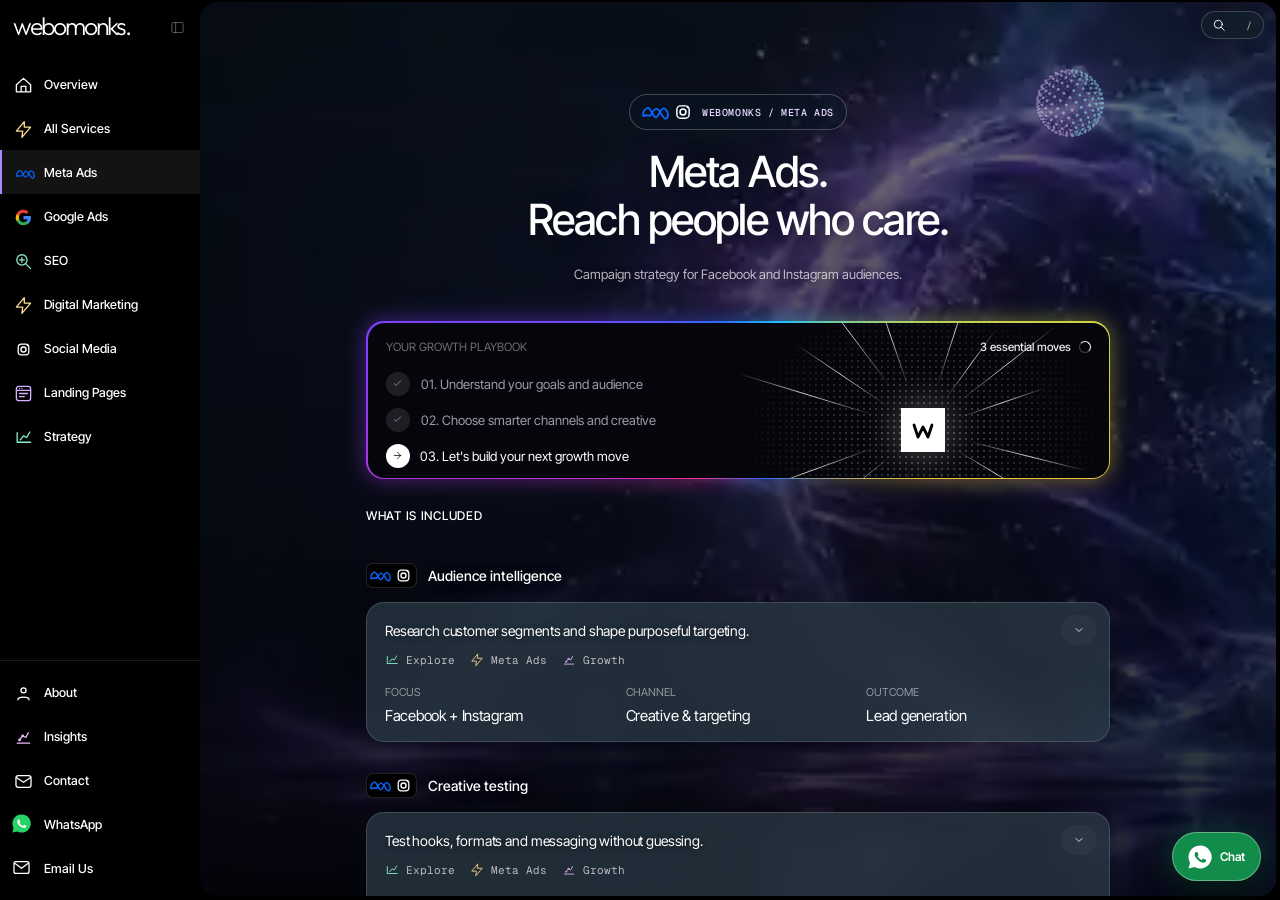
<file: meta-ads.html>
<!doctype html><html lang="en"><head><meta charset="utf-8"><meta name="viewport" content="width=device-width,initial-scale=1,viewport-fit=cover"><meta name="theme-color" content="#000000"><meta name="description" content="Better Facebook and Instagram campaigns start with better creative and targeting."><meta property="og:title" content="Meta Ads | WEBOMONKS"><meta property="og:description" content="Better Facebook and Instagram campaigns start with better creative and targeting."><meta property="og:type" content="website"><meta property="og:url" content="https://webomonks.com/meta-ads.html"><link rel="canonical" href="https://webomonks.com/meta-ads.html"><title>Meta Ads | WEBOMONKS — Digital Growth Studio</title><link rel="preconnect" href="https://fonts.googleapis.com"><link rel="preconnect" href="https://fonts.gstatic.com" crossorigin><link href="https://fonts.googleapis.com/css2?family=Geist+Mono:wght@400;500&family=Inter+Tight:wght@400;500;600&family=Outfit:wght@300;400&display=swap" rel="stylesheet"><link rel="stylesheet" href="assets/wafer-theme.css"><script src="assets/wafer-theme.js" defer></script><link rel="icon" type="image/svg+xml" href="/favicon.svg"><meta name="twitter:card" content="summary_large_image"><meta property="og:image" content="https://d8j0ntlcm91z4.cloudfront.net/user_38xzZboKViGWJOttwIXH07lWA1P/hf_20261008_132124_50d78eac-e46e-49d5-a59b-de71f535c38d.png"><meta property="og:image:alt" content="WEBOMONKS cinematic digital growth studio"><meta name="twitter:image" content="https://d8j0ntlcm91z4.cloudfront.net/user_38xzZboKViGWJOttwIXH07lWA1P/hf_20261008_132124_50d78eac-e46e-49d5-a59b-de71f535c38d.png"><script type="application/ld+json">{"@context":"https://schema.org","@graph":[{"@type":"Organization","@id":"https://webomonks.com/#organization","name":"WEBOMONKS","url":"https://webomonks.com/","email":"Webomonks0@gmail.com","telephone":"+91 7088855556","logo":"https://webomonks.com/favicon.svg","contactPoint":{"@type":"ContactPoint","contactType":"customer service","email":"Webomonks0@gmail.com","telephone":"+91 7088855556","availableLanguage":["English","Hindi"]}},{"@type":"WebPage","@id":"https://webomonks.com/meta-ads.html#webpage","url":"https://webomonks.com/meta-ads.html","name":"Meta Ads | WEBOMONKS — Digital Growth Studio","description":"Better Facebook and Instagram campaigns start with better creative and targeting.","isPartOf":{"@id":"https://webomonks.com/#website"}},{"@type":"WebSite","@id":"https://webomonks.com/#website","url":"https://webomonks.com/","name":"WEBOMONKS","publisher":{"@id":"https://webomonks.com/#organization"}}]}</script><noscript><style>.auth{display:none!important}.app{opacity:1!important;visibility:visible!important}.rise{opacity:1!important;transform:none!important;filter:none!important}.side{opacity:1!important}</style></noscript></head><body data-page="meta-ads" data-title="Meta Ads"><a class="wm-skip-link" href="#scroll">Skip to main content</a><div class="app on" id="app" aria-hidden="false"><aside class="side" id="sidebar" aria-label="WEBOMONKS navigation"><div class="side-top"><a class="wordmark" href="index.html" aria-label="WEBOMONKS home">webomonks.</a><button type="button" class="collapse" id="collapse" aria-label="Collapse sidebar"><svg viewBox="0 0 24 24" xmlns="http://www.w3.org/2000/svg" fill="none" stroke="currentColor" stroke-width="1.65" stroke-linecap="round" stroke-linejoin="round" aria-hidden="true"><rect x="3" y="4" width="18" height="16" rx="3"/><path d="M9 4v16"/></svg></button><button class="mini-open" type="button" id="expand" aria-label="Expand sidebar"><svg width="17" height="17" viewBox="0 0 24 24"><path d="M3 7 7 19 12 9 17 19 21 7" fill="none" stroke="currentColor" stroke-width="2.8" stroke-linecap="round" stroke-linejoin="round"/></svg></button></div><nav id="navMain" aria-label="Services and pages"><a class="nav-link" href="index.html"><span class="side-icon"><span class="brand-mark"><svg viewBox="0 0 24 24" xmlns="http://www.w3.org/2000/svg" fill="none" stroke="currentColor" stroke-width="1.65" stroke-linecap="round" stroke-linejoin="round" aria-hidden="true"><path d="m3 11 9-8 9 8v9H3v-9M9 20v-7h6v7"/></svg></span></span><span class="side-label">Overview</span></a><a class="nav-link" href="services.html"><span class="side-icon"><span class="brand-mark"><svg viewBox="0 0 24 24" xmlns="http://www.w3.org/2000/svg" fill="none" stroke="#ffdd91" stroke-width="1.65" stroke-linecap="round" stroke-linejoin="round" aria-hidden="true"><path d="m13 2-10 12h8l-1 8 11-13h-8z"/></svg></span></span><span class="side-label">All Services</span></a><a class="nav-link active" href="meta-ads.html" aria-current="page"><span class="side-icon"><span class="brand-cluster"><span class="brand-mark"><svg xmlns="http://www.w3.org/2000/svg" viewBox="0 0 48 24" aria-hidden="true"><path fill="none" stroke="#0866FF" stroke-width="3.1" stroke-linecap="round" d="M5.5 17.8C3.9 20.3 1.8 20.1 1.7 17c0-6 4.8-12.4 8.4-12.4 6.3 0 9 16.8 14.7 16.8 4.9 0 7.2-15.6 13.2-16 3.7-.2 8.1 5.7 8.1 11.9 0 4.1-1.3 6.7-4.5 6.7-5.1 0-9.4-17.5-16.3-17.5-4.2 0-7.1 7.3-10.3 11.8Z"/></svg></span><span class="brand-mark"><svg xmlns="http://www.w3.org/2000/svg" viewBox="0 0 24 24" aria-hidden="true"><defs><linearGradient id="wmIG" x1="0" y1="1" x2="1" y2="0"><stop stop-color="#FFDD55"/><stop offset=".28" stop-color="#FF543E"/><stop offset=".55" stop-color="#C837AB"/><stop offset="1" stop-color="#5655CE"/></linearGradient></defs><rect x="2.3" y="2.3" width="19.4" height="19.4" rx="6.1" fill="url(#wmIG)"/><rect x="5.3" y="5.3" width="13.4" height="13.4" rx="4" fill="none" stroke="#fff" stroke-width="1.6"/><circle cx="12" cy="12" r="3.2" fill="none" stroke="#fff" stroke-width="1.7"/><circle cx="17.1" cy="6.9" r="1.1" fill="#fff"/></svg></span></span></span><span class="side-label">Meta Ads</span></a><a class="nav-link" href="google-ads.html"><span class="side-icon"><span class="brand-mark"><svg xmlns="http://www.w3.org/2000/svg" viewBox="0 0 24 24" aria-hidden="true"><path fill="#4285F4" d="M21.35 12.24c0-.7-.06-1.4-.18-2.07H12v3.91h5.24a4.5 4.5 0 0 1-1.95 2.95v2.46h3.18c1.87-1.72 2.88-4.26 2.88-7.25Z"/><path fill="#34A853" d="M12 21.75a9.74 9.74 0 0 0 6.47-2.36l-3.18-2.46c-.88.6-2 .96-3.29.96a5.78 5.78 0 0 1-5.43-4h-3.3v2.55A9.76 9.76 0 0 0 12 21.75Z"/><path fill="#FBBC05" d="M6.57 13.89a5.88 5.88 0 0 1 0-3.78V7.56h-3.3a9.74 9.74 0 0 0 0 8.88l3.3-2.55Z"/><path fill="#EA4335" d="M12 6.11c1.41 0 2.66.49 3.66 1.43l2.75-2.75A9.42 9.42 0 0 0 12 2.25a9.76 9.76 0 0 0-8.73 5.31l3.3 2.55a5.78 5.78 0 0 1 5.43-4Z"/></svg></span></span><span class="side-label">Google Ads</span></a><a class="nav-link" href="seo.html"><span class="side-icon"><span class="brand-mark"><svg viewBox="0 0 24 24" xmlns="http://www.w3.org/2000/svg" fill="none" stroke="#8fe5c3" stroke-width="1.65" stroke-linecap="round" stroke-linejoin="round" aria-hidden="true"><circle cx="10" cy="10" r="6.5"/><path d="m15 15 6 6M7 10h6m-3-3v6"/></svg></span></span><span class="side-label">SEO</span></a><a class="nav-link" href="digital-marketing.html"><span class="side-icon"><span class="brand-mark"><svg viewBox="0 0 24 24" xmlns="http://www.w3.org/2000/svg" fill="none" stroke="#ffdd91" stroke-width="1.65" stroke-linecap="round" stroke-linejoin="round" aria-hidden="true"><path d="m13 2-10 12h8l-1 8 11-13h-8z"/></svg></span></span><span class="side-label">Digital Marketing</span></a><a class="nav-link" href="social-media.html"><span class="side-icon"><span class="brand-cluster"><span class="brand-mark"><svg xmlns="http://www.w3.org/2000/svg" viewBox="0 0 24 24" aria-hidden="true"><defs><linearGradient id="wmIG" x1="0" y1="1" x2="1" y2="0"><stop stop-color="#FFDD55"/><stop offset=".28" stop-color="#FF543E"/><stop offset=".55" stop-color="#C837AB"/><stop offset="1" stop-color="#5655CE"/></linearGradient></defs><rect x="2.3" y="2.3" width="19.4" height="19.4" rx="6.1" fill="url(#wmIG)"/><rect x="5.3" y="5.3" width="13.4" height="13.4" rx="4" fill="none" stroke="#fff" stroke-width="1.6"/><circle cx="12" cy="12" r="3.2" fill="none" stroke="#fff" stroke-width="1.7"/><circle cx="17.1" cy="6.9" r="1.1" fill="#fff"/></svg></span><span class="brand-mark"><svg xmlns="http://www.w3.org/2000/svg" viewBox="0 0 24 24" aria-hidden="true"><rect x="1.7" y="1.7" width="20.6" height="20.6" rx="5" fill="#1877F2"/><path d="M14.8 8.3h2V5.25c-.38-.05-1.58-.14-3.02-.14-3.07 0-5.06 1.85-5.06 5.23v2.62H5.6v3.47h3.12v5.81h3.74v-5.81h3.12l.5-3.47h-3.62v-2.28c0-1 .29-1.68 1.85-1.68h.49Z" fill="#fff"/></svg></span></span></span><span class="side-label">Social Media</span></a><a class="nav-link" href="landing-pages.html"><span class="side-icon"><span class="brand-mark"><svg viewBox="0 0 24 24" xmlns="http://www.w3.org/2000/svg" fill="none" stroke="#d4b0ff" stroke-width="1.65" stroke-linecap="round" stroke-linejoin="round" aria-hidden="true"><rect x="3" y="3" width="18" height="18" rx="3"/><path d="M3 8h18M7 5.5h.01M10 5.5h.01M7 12h10M7 16h6"/></svg></span></span><span class="side-label">Landing Pages</span></a><a class="nav-link" href="strategy.html"><span class="side-icon"><span class="brand-mark"><svg viewBox="0 0 24 24" xmlns="http://www.w3.org/2000/svg" fill="none" stroke="#8ff1d4" stroke-width="1.65" stroke-linecap="round" stroke-linejoin="round" aria-hidden="true"><path d="M4 18V6m0 12h17M8 15l4-5 4 2 4-7"/></svg></span></span><span class="side-label">Strategy</span></a></nav><nav class="side-footer" aria-label="Company pages"><a class="nav-link" href="about.html"><span class="side-icon"><span class="brand-mark"><svg viewBox="0 0 24 24" xmlns="http://www.w3.org/2000/svg" fill="none" stroke="currentColor" stroke-width="1.65" stroke-linecap="round" stroke-linejoin="round" aria-hidden="true"><circle cx="12" cy="8" r="3.2"/><path d="M5 20c0-4.5 14-4.5 14 0"/></svg></span></span><span class="side-label">About</span></a><a class="nav-link" href="insights.html"><span class="side-icon"><span class="brand-mark"><svg viewBox="0 0 24 24" xmlns="http://www.w3.org/2000/svg" fill="none" stroke="#e7b9ff" stroke-width="1.65" stroke-linecap="round" stroke-linejoin="round" aria-hidden="true"><path d="M4 19h16M7 15l4-5 4 2 3-6"/><circle cx="7" cy="15" r="1"/><circle cx="11" cy="10" r="1"/></svg></span></span><span class="side-label">Insights</span></a><a class="nav-link" href="contact.html"><span class="side-icon"><span class="brand-mark"><svg viewBox="0 0 24 24" xmlns="http://www.w3.org/2000/svg" fill="none" stroke="currentColor" stroke-width="1.65" stroke-linecap="round" stroke-linejoin="round" aria-hidden="true"><rect x="2.5" y="4.5" width="19" height="15" rx="3"/><path d="m3 7 9 6 9-6"/></svg></span></span><span class="side-label">Contact</span></a><a class="nav-link wm-wa-nav" href="https://wa.me/917088855556?text=Hello%20WEBOMONKS%2C%20I%20want%20to%20discuss%20a%20project." target="_blank" rel="noopener noreferrer" aria-label="Contact WEBOMONKS on WhatsApp"><span class="side-icon"><svg xmlns="http://www.w3.org/2000/svg" viewBox="0 0 24 24" aria-hidden="true"><path fill="#25D366" d="M12 .5A11.5 11.5 0 0 0 2 17.7L.5 23.5l6-1.5A11.5 11.5 0 1 0 12 .5Z"/><path fill="#fff" d="M17.56 14.59c-.28-.14-1.68-.83-1.94-.92-.26-.1-.45-.14-.64.14-.19.28-.73.92-.9 1.1-.16.19-.33.21-.6.07-.29-.14-1.2-.44-2.29-1.41-.85-.75-1.41-1.68-1.58-1.96-.16-.28-.02-.43.13-.58.13-.13.28-.33.43-.49.14-.16.19-.28.28-.47.1-.19.05-.35-.02-.49-.08-.14-.64-1.54-.88-2.11-.23-.55-.46-.48-.63-.49h-.54c-.19 0-.5.07-.75.35-.26.28-1 1-1 2.37s1.02 2.72 1.16 2.91c.14.19 2 3.05 4.84 4.28.67.29 1.2.46 1.61.59.68.22 1.3.19 1.79.12.54-.08 1.68-.69 1.92-1.35.23-.66.23-1.23.16-1.35-.07-.11-.26-.18-.54-.32Z"/></svg></span><span class="side-label">WhatsApp</span></a><a class="nav-link wm-mail-nav" href="mailto:Webomonks0@gmail.com" aria-label="Email WEBOMONKS"><span class="side-icon"><svg xmlns="http://www.w3.org/2000/svg" viewBox="0 0 24 24" fill="none" stroke="currentColor" stroke-width="1.6" stroke-linecap="round" stroke-linejoin="round" aria-hidden="true"><rect x="2.5" y="4.5" width="19" height="15" rx="2.5"/><path d="m3.5 6.5 8.5 6.5 8.5-6.5"/></svg></span><span class="side-label">Email Us</span></a></nav></aside><section class="panel" id="panel" aria-label="WEBOMONKS digital growth dashboard"><video id="skyVideo" crossorigin="anonymous" muted loop playsinline preload="metadata" poster="https://d8j0ntlcm91z4.cloudfront.net/user_38xzZboKViGWJOttwIXH07lWA1P/hf_20261008_132137_6359ecf6-579c-4ff9-9f28-b220076e9195.png"><source src="https://d8j0ntlcm91z4.cloudfront.net/user_38xzZboKViGWJOttwIXH07lWA1P/hf_20261008_132231_6df9b9a8-6975-4855-bdd8-5d72911d6ca5.mp4" type="video/mp4"></video><canvas class="ascii" id="skyAscii" aria-hidden="true"></canvas><button type="button" class="search-pill" id="search" aria-expanded="false" aria-controls="studioSearch" aria-label="Search services"><svg viewBox="0 0 24 24" xmlns="http://www.w3.org/2000/svg" fill="none" stroke="currentColor" stroke-width="1.65" stroke-linecap="round" stroke-linejoin="round" aria-hidden="true"><circle cx="10.7" cy="10.7" r="6.8"/><path d="m16 16 5 5"/></svg><kbd>/</kbd></button><div class="studio-search" id="studioSearch" hidden><label for="studioSearchInput" class="sr-only">Search pages</label><input id="studioSearchInput" type="search" placeholder="Search services, SEO, Google Ads…"><div class="studio-search-results" id="studioSearchResults"></div><small>Press Esc to close · Enter to open a result</small></div><main class="scroller" id="scroll"><div class="column"><header class="hero rise" style="--i:0"><span class="hero-badge"><span class="brand-cluster"><span class="brand-mark"><svg xmlns="http://www.w3.org/2000/svg" viewBox="0 0 48 24" aria-hidden="true"><path fill="none" stroke="#0866FF" stroke-width="3.1" stroke-linecap="round" d="M5.5 17.8C3.9 20.3 1.8 20.1 1.7 17c0-6 4.8-12.4 8.4-12.4 6.3 0 9 16.8 14.7 16.8 4.9 0 7.2-15.6 13.2-16 3.7-.2 8.1 5.7 8.1 11.9 0 4.1-1.3 6.7-4.5 6.7-5.1 0-9.4-17.5-16.3-17.5-4.2 0-7.1 7.3-10.3 11.8Z"/></svg></span><span class="brand-mark"><svg xmlns="http://www.w3.org/2000/svg" viewBox="0 0 24 24" aria-hidden="true"><defs><linearGradient id="wmIG" x1="0" y1="1" x2="1" y2="0"><stop stop-color="#FFDD55"/><stop offset=".28" stop-color="#FF543E"/><stop offset=".55" stop-color="#C837AB"/><stop offset="1" stop-color="#5655CE"/></linearGradient></defs><rect x="2.3" y="2.3" width="19.4" height="19.4" rx="6.1" fill="url(#wmIG)"/><rect x="5.3" y="5.3" width="13.4" height="13.4" rx="4" fill="none" stroke="#fff" stroke-width="1.6"/><circle cx="12" cy="12" r="3.2" fill="none" stroke="#fff" stroke-width="1.7"/><circle cx="17.1" cy="6.9" r="1.1" fill="#fff"/></svg></span></span> WEBOMONKS / META ADS</span><div class="hero-orbit"><canvas id="scene3d" aria-label="Animated 3D particle sphere"></canvas></div><h1>Meta Ads. <br>Reach people who care.</h1><p>Campaign strategy for Facebook and Instagram audiences.</p></header><div class="get-wrap rise" style="--i:4"><div class="get-inner"><div class="burst" aria-hidden="true"><div class="burst-dots"></div><svg class="burst-rays" viewBox="0 0 400 300" aria-hidden="true"><defs><radialGradient id="rayFade"><stop offset="0%" stop-color="#fff" stop-opacity=".95"/><stop offset="55%" stop-color="#fff" stop-opacity=".45"/><stop offset="100%" stop-color="#fff" stop-opacity="0"/></radialGradient></defs><line x1="222" y1="150" x2="340" y2="150" stroke="url(#rayFade)" stroke-width=".85" style="animation:ray-pulse 4s ease-in-out infinite;animation-delay:0s"/><line x1="221.34650597807192" y1="155.3222817031927" x2="387.2670751712673" y2="196.69092585073588" stroke="url(#rayFade)" stroke-width=".85" style="animation:ray-pulse 4s ease-in-out infinite;animation-delay:0.18s"/><line x1="218.85768061544647" y1="161.3308376480212" x2="325.1464259025084" y2="225.1955589368679" stroke="url(#rayFade)" stroke-width=".85" style="animation:ray-pulse 4s ease-in-out infinite;animation-delay:0.36s"/><line x1="213.54455245716449" y1="167.33623657934788" x2="322.516633589806" y2="306.8141399677377" stroke="url(#rayFade)" stroke-width=".85" style="animation:ray-pulse 4s ease-in-out infinite;animation-delay:0.54s"/><line x1="208.24134505515008" y1="170.39804480046934" x2="256.9402021992186" y2="290.9319458941517" stroke="url(#rayFade)" stroke-width=".85" style="animation:ray-pulse 4s ease-in-out infinite;animation-delay:0.72s"/><line x1="200" y1="172" x2="200" y2="355" stroke="url(#rayFade)" stroke-width=".85" style="animation:ray-pulse 4s ease-in-out infinite;animation-delay:0.8999999999999999s"/><line x1="193.20162612375117" y1="170.92324335849338" x2="151.17531488875832" y2="300.2669295746343" stroke="url(#rayFade)" stroke-width=".85" style="animation:ray-pulse 4s ease-in-out infinite;animation-delay:1.08s"/><line x1="187.6977561236436" y1="168.2388265962109" x2="82.01029736767245" y2="324.9269278091138" stroke="url(#rayFade)" stroke-width=".85" style="animation:ray-pulse 4s ease-in-out infinite;animation-delay:0s"/><line x1="182.90278884794665" y1="163.84504860309642" x2="72.5480623210568" y2="253.2085441321734" stroke="url(#rayFade)" stroke-width=".85" style="animation:ray-pulse 4s ease-in-out infinite;animation-delay:0.18s"/><line x1="179.32676234271003" y1="157.52444315316473" x2="-3.913298710542108" y2="224.21837110167013" stroke="url(#rayFade)" stroke-width=".85" style="animation:ray-pulse 4s ease-in-out infinite;animation-delay:0.36s"/><line x1="178" y1="150" x2="30" y2="150.00000000000003" stroke="url(#rayFade)" stroke-width=".85" style="animation:ray-pulse 4s ease-in-out infinite;animation-delay:0.54s"/><line x1="178.9612953688132" y1="143.5678224960998" x2="-13.25596057975693" y2="84.80110984682979" stroke="url(#rayFade)" stroke-width=".85" style="animation:ray-pulse 4s ease-in-out infinite;animation-delay:0.72s"/><line x1="181.7611734037891" y1="137.6977561236436" x2="54.08938723031264" y2="51.58204898914859" stroke="url(#rayFade)" stroke-width=".85" style="animation:ray-pulse 4s ease-in-out infinite;animation-delay:0.8999999999999999s"/><line x1="186.76006949065493" y1="132.43001877895955" x2="62.18435969818094" y2="-32.88753180083006" stroke="url(#rayFade)" stroke-width=".85" style="animation:ray-pulse 4s ease-in-out infinite;animation-delay:1.08s"/><line x1="192.83750060194257" y1="129.198591336815" x2="140.7465958887975" y2="-22.084380759075657" stroke="url(#rayFade)" stroke-width=".85" style="animation:ray-pulse 4s ease-in-out infinite;animation-delay:0s"/><line x1="200" y1="128" x2="199.99999999999994" y2="-85" stroke="url(#rayFade)" stroke-width=".85" style="animation:ray-pulse 4s ease-in-out infinite;animation-delay:0.18s"/><line x1="206.79837387624883" y1="129.07675664150662" x2="258.0951949424901" y2="-28.798625063488885" stroke="url(#rayFade)" stroke-width=".85" style="animation:ray-pulse 4s ease-in-out infinite;animation-delay:0.36s"/><line x1="212.9312755504344" y1="132.20162612375117" x2="282.87772057323866" y2="35.928603793132396" stroke="url(#rayFade)" stroke-width=".85" style="animation:ray-pulse 4s ease-in-out infinite;animation-delay:0.54s"/><line x1="217.33623657934788" y1="136.45544754283551" x2="352.874086199704" y2="30.561673786822183" stroke="url(#rayFade)" stroke-width=".85" style="animation:ray-pulse 4s ease-in-out infinite;animation-delay:0.72s"/><line x1="220.80140866318496" y1="142.83750060194254" x2="338.99123061309956" y2="102.14148129479784" stroke="url(#rayFade)" stroke-width=".85" style="animation:ray-pulse 4s ease-in-out infinite;animation-delay:0.8999999999999999s"/></svg><div class="burst-tile"><svg viewBox="0 0 24 24"><path d="M3 7 7 19 12 9 17 19 21 7" fill="none" stroke="currentColor" stroke-width="2.8" stroke-linecap="round" stroke-linejoin="round"/></svg></div></div><div class="get-header"><span>YOUR GROWTH PLAYBOOK</span><span class="get-status">3 essential moves <span class="spinner" aria-hidden="true"></span></span></div><ol class="get-list"><li><span class="check-circle"><svg viewBox="0 0 24 24" xmlns="http://www.w3.org/2000/svg" fill="none" stroke="currentColor" stroke-width="1.65" stroke-linecap="round" stroke-linejoin="round" aria-hidden="true"><path d="m5 12 4 4L19 6"/></svg></span><span>01. Understand your goals and audience</span></li><li><span class="check-circle"><svg viewBox="0 0 24 24" xmlns="http://www.w3.org/2000/svg" fill="none" stroke="currentColor" stroke-width="1.65" stroke-linecap="round" stroke-linejoin="round" aria-hidden="true"><path d="m5 12 4 4L19 6"/></svg></span><span>02. Choose smarter channels and creative</span></li><li><a href="contact.html" aria-label="Discuss your growth plan"><span class="check-circle"><svg viewBox="0 0 24 24" xmlns="http://www.w3.org/2000/svg" fill="none" stroke="currentColor" stroke-width="1.65" stroke-linecap="round" stroke-linejoin="round" aria-hidden="true"><path d="M5 12h14m-7-7 7 7-7 7"/></svg></span><span>03. Let's build your next growth move</span><span class="chev"><svg viewBox="0 0 24 24" xmlns="http://www.w3.org/2000/svg" fill="none" stroke="currentColor" stroke-width="1.65" stroke-linecap="round" stroke-linejoin="round" aria-hidden="true"><path d="M5 12h14m-7-7 7 7-7 7"/></svg></span></a></li></ol></div></div><h3 class="subhead rise" style="--i:5">What is included</h3><section class="model-block rise first" style="--i:6" data-service="audience intelligence"><div class="model-name"><span class="badge"><span class="brand-cluster"><span class="brand-mark"><svg xmlns="http://www.w3.org/2000/svg" viewBox="0 0 48 24" aria-hidden="true"><path fill="none" stroke="#0866FF" stroke-width="3.1" stroke-linecap="round" d="M5.5 17.8C3.9 20.3 1.8 20.1 1.7 17c0-6 4.8-12.4 8.4-12.4 6.3 0 9 16.8 14.7 16.8 4.9 0 7.2-15.6 13.2-16 3.7-.2 8.1 5.7 8.1 11.9 0 4.1-1.3 6.7-4.5 6.7-5.1 0-9.4-17.5-16.3-17.5-4.2 0-7.1 7.3-10.3 11.8Z"/></svg></span><span class="brand-mark"><svg xmlns="http://www.w3.org/2000/svg" viewBox="0 0 24 24" aria-hidden="true"><defs><linearGradient id="wmIG" x1="0" y1="1" x2="1" y2="0"><stop stop-color="#FFDD55"/><stop offset=".28" stop-color="#FF543E"/><stop offset=".55" stop-color="#C837AB"/><stop offset="1" stop-color="#5655CE"/></linearGradient></defs><rect x="2.3" y="2.3" width="19.4" height="19.4" rx="6.1" fill="url(#wmIG)"/><rect x="5.3" y="5.3" width="13.4" height="13.4" rx="4" fill="none" stroke="#fff" stroke-width="1.6"/><circle cx="12" cy="12" r="3.2" fill="none" stroke="#fff" stroke-width="1.7"/><circle cx="17.1" cy="6.9" r="1.1" fill="#fff"/></svg></span></span></span>Audience intelligence</div><div class="model-card"><button type="button" class="model-summary" aria-expanded="false"><span class="model-desc">Research customer segments and shape purposeful targeting.</span><div class="tags"><span class="tag"><svg viewBox="0 0 24 24" xmlns="http://www.w3.org/2000/svg" fill="none" stroke="#8ff1d4" stroke-width="1.65" stroke-linecap="round" stroke-linejoin="round" aria-hidden="true"><path d="M4 18V6m0 12h17M8 15l4-5 4 2 4-7"/></svg>Explore</span><span class="tag"><svg viewBox="0 0 24 24" xmlns="http://www.w3.org/2000/svg" fill="none" stroke="#ffdd91" stroke-width="1.65" stroke-linecap="round" stroke-linejoin="round" aria-hidden="true"><path d="m13 2-10 12h8l-1 8 11-13h-8z"/></svg>Meta Ads</span><span class="tag"><svg viewBox="0 0 24 24" xmlns="http://www.w3.org/2000/svg" fill="none" stroke="#e7b9ff" stroke-width="1.65" stroke-linecap="round" stroke-linejoin="round" aria-hidden="true"><path d="M4 19h16M7 15l4-5 4 2 3-6"/><circle cx="7" cy="15" r="1"/><circle cx="11" cy="10" r="1"/></svg>Growth</span></div><div class="stats"><div class="stat"><div class="stat-label">FOCUS</div><div class="stat-value">Facebook + Instagram</div></div><div class="stat"><div class="stat-label">CHANNEL</div><div class="stat-value">Creative &amp; targeting</div></div><div class="stat"><div class="stat-label">OUTCOME</div><div class="stat-value">Lead generation</div></div></div><span class="toggle-pill" aria-hidden="true"><svg viewBox="0 0 24 24" xmlns="http://www.w3.org/2000/svg" fill="none" stroke="currentColor" stroke-width="1.65" stroke-linecap="round" stroke-linejoin="round" aria-hidden="true"><path d="m6 9 6 6 6-6"/></svg></span></button><div class="expanded"><div class="expanded-clip"><div class="code-box"><h3 class="subhead">What we can help you achieve</h3><p class="detail-intro">Research customer segments and shape purposeful targeting.</p><ul class="service-points"><li>Research customer segments and shape purposeful targeting.</li></ul><a class="service-action" href="contact.html">Discuss Audience intelligence ↗</a></div></div></div></div></section><section class="model-block rise" style="--i:7.1" data-service="creative testing"><div class="model-name"><span class="badge"><span class="brand-cluster"><span class="brand-mark"><svg xmlns="http://www.w3.org/2000/svg" viewBox="0 0 48 24" aria-hidden="true"><path fill="none" stroke="#0866FF" stroke-width="3.1" stroke-linecap="round" d="M5.5 17.8C3.9 20.3 1.8 20.1 1.7 17c0-6 4.8-12.4 8.4-12.4 6.3 0 9 16.8 14.7 16.8 4.9 0 7.2-15.6 13.2-16 3.7-.2 8.1 5.7 8.1 11.9 0 4.1-1.3 6.7-4.5 6.7-5.1 0-9.4-17.5-16.3-17.5-4.2 0-7.1 7.3-10.3 11.8Z"/></svg></span><span class="brand-mark"><svg xmlns="http://www.w3.org/2000/svg" viewBox="0 0 24 24" aria-hidden="true"><defs><linearGradient id="wmIG" x1="0" y1="1" x2="1" y2="0"><stop stop-color="#FFDD55"/><stop offset=".28" stop-color="#FF543E"/><stop offset=".55" stop-color="#C837AB"/><stop offset="1" stop-color="#5655CE"/></linearGradient></defs><rect x="2.3" y="2.3" width="19.4" height="19.4" rx="6.1" fill="url(#wmIG)"/><rect x="5.3" y="5.3" width="13.4" height="13.4" rx="4" fill="none" stroke="#fff" stroke-width="1.6"/><circle cx="12" cy="12" r="3.2" fill="none" stroke="#fff" stroke-width="1.7"/><circle cx="17.1" cy="6.9" r="1.1" fill="#fff"/></svg></span></span></span>Creative testing</div><div class="model-card"><button type="button" class="model-summary" aria-expanded="false"><span class="model-desc">Test hooks, formats and messaging without guessing.</span><div class="tags"><span class="tag"><svg viewBox="0 0 24 24" xmlns="http://www.w3.org/2000/svg" fill="none" stroke="#8ff1d4" stroke-width="1.65" stroke-linecap="round" stroke-linejoin="round" aria-hidden="true"><path d="M4 18V6m0 12h17M8 15l4-5 4 2 4-7"/></svg>Explore</span><span class="tag"><svg viewBox="0 0 24 24" xmlns="http://www.w3.org/2000/svg" fill="none" stroke="#ffdd91" stroke-width="1.65" stroke-linecap="round" stroke-linejoin="round" aria-hidden="true"><path d="m13 2-10 12h8l-1 8 11-13h-8z"/></svg>Meta Ads</span><span class="tag"><svg viewBox="0 0 24 24" xmlns="http://www.w3.org/2000/svg" fill="none" stroke="#e7b9ff" stroke-width="1.65" stroke-linecap="round" stroke-linejoin="round" aria-hidden="true"><path d="M4 19h16M7 15l4-5 4 2 3-6"/><circle cx="7" cy="15" r="1"/><circle cx="11" cy="10" r="1"/></svg>Growth</span></div><div class="stats"><div class="stat"><div class="stat-label">FOCUS</div><div class="stat-value">Facebook + Instagram</div></div><div class="stat"><div class="stat-label">CHANNEL</div><div class="stat-value">Creative &amp; targeting</div></div><div class="stat"><div class="stat-label">OUTCOME</div><div class="stat-value">Lead generation</div></div></div><span class="toggle-pill" aria-hidden="true"><svg viewBox="0 0 24 24" xmlns="http://www.w3.org/2000/svg" fill="none" stroke="currentColor" stroke-width="1.65" stroke-linecap="round" stroke-linejoin="round" aria-hidden="true"><path d="m6 9 6 6 6-6"/></svg></span></button><div class="expanded"><div class="expanded-clip"><div class="code-box"><h3 class="subhead">What we can help you achieve</h3><p class="detail-intro">Test hooks, formats and messaging without guessing.</p><ul class="service-points"><li>Test hooks, formats and messaging without guessing.</li></ul><a class="service-action" href="contact.html">Discuss Creative testing ↗</a></div></div></div></div></section><section class="model-block rise" style="--i:8.2" data-service="lead generation"><div class="model-name"><span class="badge"><span class="brand-cluster"><span class="brand-mark"><svg xmlns="http://www.w3.org/2000/svg" viewBox="0 0 48 24" aria-hidden="true"><path fill="none" stroke="#0866FF" stroke-width="3.1" stroke-linecap="round" d="M5.5 17.8C3.9 20.3 1.8 20.1 1.7 17c0-6 4.8-12.4 8.4-12.4 6.3 0 9 16.8 14.7 16.8 4.9 0 7.2-15.6 13.2-16 3.7-.2 8.1 5.7 8.1 11.9 0 4.1-1.3 6.7-4.5 6.7-5.1 0-9.4-17.5-16.3-17.5-4.2 0-7.1 7.3-10.3 11.8Z"/></svg></span><span class="brand-mark"><svg xmlns="http://www.w3.org/2000/svg" viewBox="0 0 24 24" aria-hidden="true"><defs><linearGradient id="wmIG" x1="0" y1="1" x2="1" y2="0"><stop stop-color="#FFDD55"/><stop offset=".28" stop-color="#FF543E"/><stop offset=".55" stop-color="#C837AB"/><stop offset="1" stop-color="#5655CE"/></linearGradient></defs><rect x="2.3" y="2.3" width="19.4" height="19.4" rx="6.1" fill="url(#wmIG)"/><rect x="5.3" y="5.3" width="13.4" height="13.4" rx="4" fill="none" stroke="#fff" stroke-width="1.6"/><circle cx="12" cy="12" r="3.2" fill="none" stroke="#fff" stroke-width="1.7"/><circle cx="17.1" cy="6.9" r="1.1" fill="#fff"/></svg></span></span></span>Lead generation</div><div class="model-card"><button type="button" class="model-summary" aria-expanded="false"><span class="model-desc">Bring relevant prospects into a clear enquiry journey.</span><div class="tags"><span class="tag"><svg viewBox="0 0 24 24" xmlns="http://www.w3.org/2000/svg" fill="none" stroke="#8ff1d4" stroke-width="1.65" stroke-linecap="round" stroke-linejoin="round" aria-hidden="true"><path d="M4 18V6m0 12h17M8 15l4-5 4 2 4-7"/></svg>Explore</span><span class="tag"><svg viewBox="0 0 24 24" xmlns="http://www.w3.org/2000/svg" fill="none" stroke="#ffdd91" stroke-width="1.65" stroke-linecap="round" stroke-linejoin="round" aria-hidden="true"><path d="m13 2-10 12h8l-1 8 11-13h-8z"/></svg>Meta Ads</span><span class="tag"><svg viewBox="0 0 24 24" xmlns="http://www.w3.org/2000/svg" fill="none" stroke="#e7b9ff" stroke-width="1.65" stroke-linecap="round" stroke-linejoin="round" aria-hidden="true"><path d="M4 19h16M7 15l4-5 4 2 3-6"/><circle cx="7" cy="15" r="1"/><circle cx="11" cy="10" r="1"/></svg>Growth</span></div><div class="stats"><div class="stat"><div class="stat-label">FOCUS</div><div class="stat-value">Facebook + Instagram</div></div><div class="stat"><div class="stat-label">CHANNEL</div><div class="stat-value">Creative &amp; targeting</div></div><div class="stat"><div class="stat-label">OUTCOME</div><div class="stat-value">Lead generation</div></div></div><span class="toggle-pill" aria-hidden="true"><svg viewBox="0 0 24 24" xmlns="http://www.w3.org/2000/svg" fill="none" stroke="currentColor" stroke-width="1.65" stroke-linecap="round" stroke-linejoin="round" aria-hidden="true"><path d="m6 9 6 6 6-6"/></svg></span></button><div class="expanded"><div class="expanded-clip"><div class="code-box"><h3 class="subhead">What we can help you achieve</h3><p class="detail-intro">Bring relevant prospects into a clear enquiry journey.</p><ul class="service-points"><li>Bring relevant prospects into a clear enquiry journey.</li></ul><a class="service-action" href="contact.html">Discuss Lead generation ↗</a></div></div></div></div></section><section class="model-block rise" style="--i:9.3" data-service="retargeting"><div class="model-name"><span class="badge"><span class="brand-cluster"><span class="brand-mark"><svg xmlns="http://www.w3.org/2000/svg" viewBox="0 0 48 24" aria-hidden="true"><path fill="none" stroke="#0866FF" stroke-width="3.1" stroke-linecap="round" d="M5.5 17.8C3.9 20.3 1.8 20.1 1.7 17c0-6 4.8-12.4 8.4-12.4 6.3 0 9 16.8 14.7 16.8 4.9 0 7.2-15.6 13.2-16 3.7-.2 8.1 5.7 8.1 11.9 0 4.1-1.3 6.7-4.5 6.7-5.1 0-9.4-17.5-16.3-17.5-4.2 0-7.1 7.3-10.3 11.8Z"/></svg></span><span class="brand-mark"><svg xmlns="http://www.w3.org/2000/svg" viewBox="0 0 24 24" aria-hidden="true"><defs><linearGradient id="wmIG" x1="0" y1="1" x2="1" y2="0"><stop stop-color="#FFDD55"/><stop offset=".28" stop-color="#FF543E"/><stop offset=".55" stop-color="#C837AB"/><stop offset="1" stop-color="#5655CE"/></linearGradient></defs><rect x="2.3" y="2.3" width="19.4" height="19.4" rx="6.1" fill="url(#wmIG)"/><rect x="5.3" y="5.3" width="13.4" height="13.4" rx="4" fill="none" stroke="#fff" stroke-width="1.6"/><circle cx="12" cy="12" r="3.2" fill="none" stroke="#fff" stroke-width="1.7"/><circle cx="17.1" cy="6.9" r="1.1" fill="#fff"/></svg></span></span></span>Retargeting</div><div class="model-card"><button type="button" class="model-summary" aria-expanded="false"><span class="model-desc">Reconnect with people who have already shown interest.</span><div class="tags"><span class="tag"><svg viewBox="0 0 24 24" xmlns="http://www.w3.org/2000/svg" fill="none" stroke="#8ff1d4" stroke-width="1.65" stroke-linecap="round" stroke-linejoin="round" aria-hidden="true"><path d="M4 18V6m0 12h17M8 15l4-5 4 2 4-7"/></svg>Explore</span><span class="tag"><svg viewBox="0 0 24 24" xmlns="http://www.w3.org/2000/svg" fill="none" stroke="#ffdd91" stroke-width="1.65" stroke-linecap="round" stroke-linejoin="round" aria-hidden="true"><path d="m13 2-10 12h8l-1 8 11-13h-8z"/></svg>Meta Ads</span><span class="tag"><svg viewBox="0 0 24 24" xmlns="http://www.w3.org/2000/svg" fill="none" stroke="#e7b9ff" stroke-width="1.65" stroke-linecap="round" stroke-linejoin="round" aria-hidden="true"><path d="M4 19h16M7 15l4-5 4 2 3-6"/><circle cx="7" cy="15" r="1"/><circle cx="11" cy="10" r="1"/></svg>Growth</span></div><div class="stats"><div class="stat"><div class="stat-label">FOCUS</div><div class="stat-value">Facebook + Instagram</div></div><div class="stat"><div class="stat-label">CHANNEL</div><div class="stat-value">Creative &amp; targeting</div></div><div class="stat"><div class="stat-label">OUTCOME</div><div class="stat-value">Lead generation</div></div></div><span class="toggle-pill" aria-hidden="true"><svg viewBox="0 0 24 24" xmlns="http://www.w3.org/2000/svg" fill="none" stroke="currentColor" stroke-width="1.65" stroke-linecap="round" stroke-linejoin="round" aria-hidden="true"><path d="m6 9 6 6 6-6"/></svg></span></button><div class="expanded"><div class="expanded-clip"><div class="code-box"><h3 class="subhead">What we can help you achieve</h3><p class="detail-intro">Reconnect with people who have already shown interest.</p><ul class="service-points"><li>Reconnect with people who have already shown interest.</li></ul><a class="service-action" href="contact.html">Discuss Retargeting ↗</a></div></div></div></div></section><section class="model-block rise" style="--i:10.4" data-service="pixel &amp; event setup"><div class="model-name"><span class="badge"><span class="brand-cluster"><span class="brand-mark"><svg xmlns="http://www.w3.org/2000/svg" viewBox="0 0 48 24" aria-hidden="true"><path fill="none" stroke="#0866FF" stroke-width="3.1" stroke-linecap="round" d="M5.5 17.8C3.9 20.3 1.8 20.1 1.7 17c0-6 4.8-12.4 8.4-12.4 6.3 0 9 16.8 14.7 16.8 4.9 0 7.2-15.6 13.2-16 3.7-.2 8.1 5.7 8.1 11.9 0 4.1-1.3 6.7-4.5 6.7-5.1 0-9.4-17.5-16.3-17.5-4.2 0-7.1 7.3-10.3 11.8Z"/></svg></span><span class="brand-mark"><svg xmlns="http://www.w3.org/2000/svg" viewBox="0 0 24 24" aria-hidden="true"><defs><linearGradient id="wmIG" x1="0" y1="1" x2="1" y2="0"><stop stop-color="#FFDD55"/><stop offset=".28" stop-color="#FF543E"/><stop offset=".55" stop-color="#C837AB"/><stop offset="1" stop-color="#5655CE"/></linearGradient></defs><rect x="2.3" y="2.3" width="19.4" height="19.4" rx="6.1" fill="url(#wmIG)"/><rect x="5.3" y="5.3" width="13.4" height="13.4" rx="4" fill="none" stroke="#fff" stroke-width="1.6"/><circle cx="12" cy="12" r="3.2" fill="none" stroke="#fff" stroke-width="1.7"/><circle cx="17.1" cy="6.9" r="1.1" fill="#fff"/></svg></span></span></span>Pixel &amp; event setup</div><div class="model-card"><button type="button" class="model-summary" aria-expanded="false"><span class="model-desc">Measure meaningful on-site events and conversions.</span><div class="tags"><span class="tag"><svg viewBox="0 0 24 24" xmlns="http://www.w3.org/2000/svg" fill="none" stroke="#8ff1d4" stroke-width="1.65" stroke-linecap="round" stroke-linejoin="round" aria-hidden="true"><path d="M4 18V6m0 12h17M8 15l4-5 4 2 4-7"/></svg>Explore</span><span class="tag"><svg viewBox="0 0 24 24" xmlns="http://www.w3.org/2000/svg" fill="none" stroke="#ffdd91" stroke-width="1.65" stroke-linecap="round" stroke-linejoin="round" aria-hidden="true"><path d="m13 2-10 12h8l-1 8 11-13h-8z"/></svg>Meta Ads</span><span class="tag"><svg viewBox="0 0 24 24" xmlns="http://www.w3.org/2000/svg" fill="none" stroke="#e7b9ff" stroke-width="1.65" stroke-linecap="round" stroke-linejoin="round" aria-hidden="true"><path d="M4 19h16M7 15l4-5 4 2 3-6"/><circle cx="7" cy="15" r="1"/><circle cx="11" cy="10" r="1"/></svg>Growth</span></div><div class="stats"><div class="stat"><div class="stat-label">FOCUS</div><div class="stat-value">Facebook + Instagram</div></div><div class="stat"><div class="stat-label">CHANNEL</div><div class="stat-value">Creative &amp; targeting</div></div><div class="stat"><div class="stat-label">OUTCOME</div><div class="stat-value">Lead generation</div></div></div><span class="toggle-pill" aria-hidden="true"><svg viewBox="0 0 24 24" xmlns="http://www.w3.org/2000/svg" fill="none" stroke="currentColor" stroke-width="1.65" stroke-linecap="round" stroke-linejoin="round" aria-hidden="true"><path d="m6 9 6 6 6-6"/></svg></span></button><div class="expanded"><div class="expanded-clip"><div class="code-box"><h3 class="subhead">What we can help you achieve</h3><p class="detail-intro">Measure meaningful on-site events and conversions.</p><ul class="service-points"><li>Measure meaningful on-site events and conversions.</li></ul><a class="service-action" href="contact.html">Discuss Pixel &amp; event setup ↗</a></div></div></div></div></section><section class="model-block rise" style="--i:11.5" data-service="campaign optimization"><div class="model-name"><span class="badge"><span class="brand-cluster"><span class="brand-mark"><svg xmlns="http://www.w3.org/2000/svg" viewBox="0 0 48 24" aria-hidden="true"><path fill="none" stroke="#0866FF" stroke-width="3.1" stroke-linecap="round" d="M5.5 17.8C3.9 20.3 1.8 20.1 1.7 17c0-6 4.8-12.4 8.4-12.4 6.3 0 9 16.8 14.7 16.8 4.9 0 7.2-15.6 13.2-16 3.7-.2 8.1 5.7 8.1 11.9 0 4.1-1.3 6.7-4.5 6.7-5.1 0-9.4-17.5-16.3-17.5-4.2 0-7.1 7.3-10.3 11.8Z"/></svg></span><span class="brand-mark"><svg xmlns="http://www.w3.org/2000/svg" viewBox="0 0 24 24" aria-hidden="true"><defs><linearGradient id="wmIG" x1="0" y1="1" x2="1" y2="0"><stop stop-color="#FFDD55"/><stop offset=".28" stop-color="#FF543E"/><stop offset=".55" stop-color="#C837AB"/><stop offset="1" stop-color="#5655CE"/></linearGradient></defs><rect x="2.3" y="2.3" width="19.4" height="19.4" rx="6.1" fill="url(#wmIG)"/><rect x="5.3" y="5.3" width="13.4" height="13.4" rx="4" fill="none" stroke="#fff" stroke-width="1.6"/><circle cx="12" cy="12" r="3.2" fill="none" stroke="#fff" stroke-width="1.7"/><circle cx="17.1" cy="6.9" r="1.1" fill="#fff"/></svg></span></span></span>Campaign optimization</div><div class="model-card"><button type="button" class="model-summary" aria-expanded="false"><span class="model-desc">Use results to improve spend allocation and creative decisions.</span><div class="tags"><span class="tag"><svg viewBox="0 0 24 24" xmlns="http://www.w3.org/2000/svg" fill="none" stroke="#8ff1d4" stroke-width="1.65" stroke-linecap="round" stroke-linejoin="round" aria-hidden="true"><path d="M4 18V6m0 12h17M8 15l4-5 4 2 4-7"/></svg>Explore</span><span class="tag"><svg viewBox="0 0 24 24" xmlns="http://www.w3.org/2000/svg" fill="none" stroke="#ffdd91" stroke-width="1.65" stroke-linecap="round" stroke-linejoin="round" aria-hidden="true"><path d="m13 2-10 12h8l-1 8 11-13h-8z"/></svg>Meta Ads</span><span class="tag"><svg viewBox="0 0 24 24" xmlns="http://www.w3.org/2000/svg" fill="none" stroke="#e7b9ff" stroke-width="1.65" stroke-linecap="round" stroke-linejoin="round" aria-hidden="true"><path d="M4 19h16M7 15l4-5 4 2 3-6"/><circle cx="7" cy="15" r="1"/><circle cx="11" cy="10" r="1"/></svg>Growth</span></div><div class="stats"><div class="stat"><div class="stat-label">FOCUS</div><div class="stat-value">Facebook + Instagram</div></div><div class="stat"><div class="stat-label">CHANNEL</div><div class="stat-value">Creative &amp; targeting</div></div><div class="stat"><div class="stat-label">OUTCOME</div><div class="stat-value">Lead generation</div></div></div><span class="toggle-pill" aria-hidden="true"><svg viewBox="0 0 24 24" xmlns="http://www.w3.org/2000/svg" fill="none" stroke="currentColor" stroke-width="1.65" stroke-linecap="round" stroke-linejoin="round" aria-hidden="true"><path d="m6 9 6 6 6-6"/></svg></span></button><div class="expanded"><div class="expanded-clip"><div class="code-box"><h3 class="subhead">What we can help you achieve</h3><p class="detail-intro">Use results to improve spend allocation and creative decisions.</p><ul class="service-points"><li>Use results to improve spend allocation and creative decisions.</li></ul><a class="service-action" href="contact.html">Discuss Campaign optimization ↗</a></div></div></div></div></section><h3 class="subhead rise" style="--i:11">A simple approach</h3><div class="model-block rise" style="--i:11.5"><div class="model-name"><span class="badge"><svg viewBox="0 0 24 24" xmlns="http://www.w3.org/2000/svg" fill="none" stroke="currentColor" stroke-width="1.65" stroke-linecap="round" stroke-linejoin="round" aria-hidden="true"><path d="m5 12 4 4 8-8"/></svg></span>Discover</div><div class="model-card"><div class="model-summary"><div class="model-desc">Understand your offer, audience and current funnel.</div></div></div></div><div class="model-block rise" style="--i:12"><div class="model-name"><span class="badge"><svg viewBox="0 0 24 24" xmlns="http://www.w3.org/2000/svg" fill="none" stroke="currentColor" stroke-width="1.65" stroke-linecap="round" stroke-linejoin="round" aria-hidden="true"><path d="m5 12 4 4 8-8"/></svg></span>Activate</div><div class="model-card"><div class="model-summary"><div class="model-desc">Launch a structured set of creatives and audiences.</div></div></div></div><div class="model-block rise" style="--i:12.5"><div class="model-name"><span class="badge"><svg viewBox="0 0 24 24" xmlns="http://www.w3.org/2000/svg" fill="none" stroke="currentColor" stroke-width="1.65" stroke-linecap="round" stroke-linejoin="round" aria-hidden="true"><path d="m5 12 4 4 8-8"/></svg></span>Optimize</div><div class="model-card"><div class="model-summary"><div class="model-desc">Review conversion signals and refine campaigns.</div></div></div></div><h3 class="subhead rise" style="--i:11">Frequently asked questions</h3><div class="wm-faq rise" style="--i:12"><details><summary>Can you manage both Facebook and Instagram ads?</summary><p>Yes. Meta campaigns can reach Facebook and Instagram placements, with a strategy tailored to your goals.</p></details><details><summary>Do I need an existing ad account?</summary><p>An existing account helps, but setup guidance can be part of the onboarding process. You retain ownership of your advertising assets.</p></details><details><summary>When will I see results?</summary><p>Results depend on audience, offer, creative, budget and conversion journey. We focus on measurement and consistent improvement rather than promising a fixed outcome.</p></details></div><div class="closing rise" style="--i:13"><h3>Let's make your next move matter.</h3><p>From Meta and Google Ads to SEO, social content and better landing pages—we'd love to hear what you're building.</p><a href="contact.html">Start a Project ↗</a> <a class="wm-closing-whatsapp" href="https://wa.me/917088855556?text=Hello%20WEBOMONKS%2C%20I%20want%20to%20discuss%20a%20project." target="_blank" rel="noopener noreferrer"><svg xmlns="http://www.w3.org/2000/svg" viewBox="0 0 24 24" aria-hidden="true"><path fill="#25D366" d="M12 .5A11.5 11.5 0 0 0 2 17.7L.5 23.5l6-1.5A11.5 11.5 0 1 0 12 .5Z"/><path fill="#fff" d="M17.56 14.59c-.28-.14-1.68-.83-1.94-.92-.26-.1-.45-.14-.64.14-.19.28-.73.92-.9 1.1-.16.19-.33.21-.6.07-.29-.14-1.2-.44-2.29-1.41-.85-.75-1.41-1.68-1.58-1.96-.16-.28-.02-.43.13-.58.13-.13.28-.33.43-.49.14-.16.19-.28.28-.47.1-.19.05-.35-.02-.49-.08-.14-.64-1.54-.88-2.11-.23-.55-.46-.48-.63-.49h-.54c-.19 0-.5.07-.75.35-.26.28-1 1-1 2.37s1.02 2.72 1.16 2.91c.14.19 2 3.05 4.84 4.28.67.29 1.2.46 1.61.59.68.22 1.3.19 1.79.12.54-.08 1.68-.69 1.92-1.35.23-.66.23-1.23.16-1.35-.07-.11-.26-.18-.54-.32Z"/></svg> WhatsApp Us</a></div><div class="studio-footnote"><span>© 2026 WEBOMONKS · Digital Growth Studio</span><nav aria-label="Footer"><a href="index.html">Home</a><a href="contact.html">Contact</a><a href="privacy.html">Privacy</a></nav></div></div></main></section></div><a class="wm-floating-wa" href="https://wa.me/917088855556?text=Hello%20WEBOMONKS%2C%20I%20would%20like%20to%20discuss%20my%20project." target="_blank" rel="noopener noreferrer" aria-label="Chat with WEBOMONKS on WhatsApp"><svg viewBox="0 0 24 24" aria-hidden="true" xmlns="http://www.w3.org/2000/svg"><path fill="#fff" d="M12 .5A11.5 11.5 0 0 0 2 17.7L.5 23.5l6-1.5A11.5 11.5 0 1 0 12 .5Z"/><path fill="#128C4A" d="M17.56 14.59c-.28-.14-1.68-.83-1.94-.92-.26-.1-.45-.14-.64.14-.19.28-.73.92-.9 1.1-.16.19-.33.21-.6.07-.29-.14-1.2-.44-2.29-1.41-.85-.75-1.41-1.68-1.58-1.96-.16-.28-.02-.43.13-.58.13-.13.28-.33.43-.49.14-.16.19-.28.28-.47.1-.19.05-.35-.02-.49-.08-.14-.64-1.54-.88-2.11-.23-.55-.46-.48-.63-.49h-.54c-.19 0-.5.07-.75.35-.26.28-1 1-1 2.37s1.02 2.72 1.16 2.91c.14.19 2 3.05 4.84 4.28.67.29 1.2.46 1.61.59.68.22 1.3.19 1.79.12.54-.08 1.68-.69 1.92-1.35.23-.66.23-1.23.16-1.35-.07-.11-.26-.18-.54-.32Z"/></svg><span>Chat</span></a></body></html>
</file>
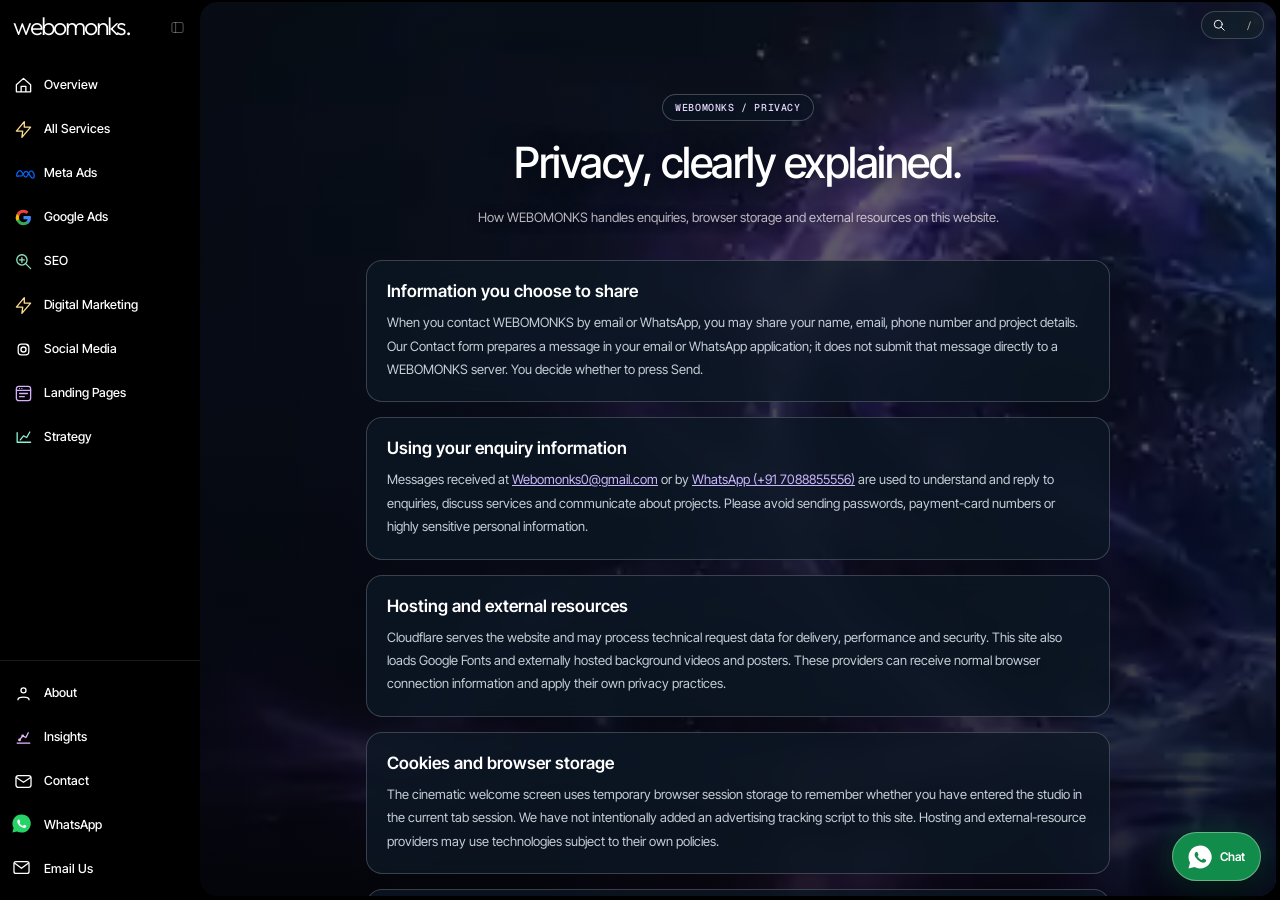
<file: privacy.html>
<!doctype html><html lang="en"><head><meta charset="utf-8"><meta name="viewport" content="width=device-width,initial-scale=1,viewport-fit=cover"><meta name="theme-color" content="#000000"><meta name="description" content="WEBOMONKS privacy and website data handling information."><meta property="og:title" content="Privacy | WEBOMONKS"><meta property="og:description" content="How WEBOMONKS handles enquiries, browser storage and third-party resources."><meta property="og:type" content="website"><meta property="og:url" content="https://webomonks.com/privacy.html"><link rel="canonical" href="https://webomonks.com/privacy.html"><title>Privacy | WEBOMONKS — Digital Growth Studio</title><link rel="preconnect" href="https://fonts.googleapis.com"><link rel="preconnect" href="https://fonts.gstatic.com" crossorigin><link href="https://fonts.googleapis.com/css2?family=Geist+Mono:wght@400;500&family=Inter+Tight:wght@400;500;600&family=Outfit:wght@300;400&display=swap" rel="stylesheet"><link rel="stylesheet" href="assets/wafer-theme.css"><script src="assets/wafer-theme.js" defer></script><link rel="icon" type="image/svg+xml" href="/favicon.svg"><meta name="twitter:card" content="summary"><script type="application/ld+json">{"@context":"https://schema.org","@graph":[{"@type":"Organization","@id":"https://webomonks.com/#organization","name":"WEBOMONKS","url":"https://webomonks.com/","email":"Webomonks0@gmail.com","telephone":"+91 7088855556","logo":"https://webomonks.com/favicon.svg","contactPoint":{"@type":"ContactPoint","contactType":"customer service","email":"Webomonks0@gmail.com","telephone":"+91 7088855556","availableLanguage":["English","Hindi"]}},{"@type":"WebPage","@id":"https://webomonks.com/privacy.html#webpage","url":"https://webomonks.com/privacy.html","name":"Privacy | WEBOMONKS — Digital Growth Studio","description":"Information about WEBOMONKS website privacy and enquiries.","isPartOf":{"@id":"https://webomonks.com/#website"}},{"@type":"WebSite","@id":"https://webomonks.com/#website","url":"https://webomonks.com/","name":"WEBOMONKS","publisher":{"@id":"https://webomonks.com/#organization"}}]}</script><noscript><style>.auth{display:none!important}.app{opacity:1!important;visibility:visible!important}.rise{opacity:1!important;transform:none!important;filter:none!important}.side{opacity:1!important}</style></noscript></head><body data-page="privacy" data-title="Privacy"><a class="wm-skip-link" href="#scroll">Skip to main content</a><div class="app on" id="app" aria-hidden="false"><aside class="side" id="sidebar" aria-label="WEBOMONKS navigation"><div class="side-top"><a class="wordmark" href="index.html" aria-label="WEBOMONKS home">webomonks.</a><button type="button" class="collapse" id="collapse" aria-label="Collapse sidebar"><svg viewBox="0 0 24 24" xmlns="http://www.w3.org/2000/svg" fill="none" stroke="currentColor" stroke-width="1.65" stroke-linecap="round" stroke-linejoin="round" aria-hidden="true"><rect x="3" y="4" width="18" height="16" rx="3"/><path d="M9 4v16"/></svg></button><button class="mini-open" type="button" id="expand" aria-label="Expand sidebar"><svg width="17" height="17" viewBox="0 0 24 24"><path d="M3 7 7 19 12 9 17 19 21 7" fill="none" stroke="currentColor" stroke-width="2.8" stroke-linecap="round" stroke-linejoin="round"/></svg></button></div><nav id="navMain" aria-label="Services and pages"><a class="nav-link" href="index.html"><span class="side-icon"><span class="brand-mark"><svg viewBox="0 0 24 24" xmlns="http://www.w3.org/2000/svg" fill="none" stroke="currentColor" stroke-width="1.65" stroke-linecap="round" stroke-linejoin="round" aria-hidden="true"><path d="m3 11 9-8 9 8v9H3v-9M9 20v-7h6v7"/></svg></span></span><span class="side-label">Overview</span></a><a class="nav-link" href="services.html"><span class="side-icon"><span class="brand-mark"><svg viewBox="0 0 24 24" xmlns="http://www.w3.org/2000/svg" fill="none" stroke="#ffdd91" stroke-width="1.65" stroke-linecap="round" stroke-linejoin="round" aria-hidden="true"><path d="m13 2-10 12h8l-1 8 11-13h-8z"/></svg></span></span><span class="side-label">All Services</span></a><a class="nav-link" href="meta-ads.html"><span class="side-icon"><span class="brand-cluster"><span class="brand-mark"><svg xmlns="http://www.w3.org/2000/svg" viewBox="0 0 48 24" aria-hidden="true"><path fill="none" stroke="#0866FF" stroke-width="3.1" stroke-linecap="round" d="M5.5 17.8C3.9 20.3 1.8 20.1 1.7 17c0-6 4.8-12.4 8.4-12.4 6.3 0 9 16.8 14.7 16.8 4.9 0 7.2-15.6 13.2-16 3.7-.2 8.1 5.7 8.1 11.9 0 4.1-1.3 6.7-4.5 6.7-5.1 0-9.4-17.5-16.3-17.5-4.2 0-7.1 7.3-10.3 11.8Z"/></svg></span><span class="brand-mark"><svg xmlns="http://www.w3.org/2000/svg" viewBox="0 0 24 24" aria-hidden="true"><defs><linearGradient id="wmIG" x1="0" y1="1" x2="1" y2="0"><stop stop-color="#FFDD55"/><stop offset=".28" stop-color="#FF543E"/><stop offset=".55" stop-color="#C837AB"/><stop offset="1" stop-color="#5655CE"/></linearGradient></defs><rect x="2.3" y="2.3" width="19.4" height="19.4" rx="6.1" fill="url(#wmIG)"/><rect x="5.3" y="5.3" width="13.4" height="13.4" rx="4" fill="none" stroke="#fff" stroke-width="1.6"/><circle cx="12" cy="12" r="3.2" fill="none" stroke="#fff" stroke-width="1.7"/><circle cx="17.1" cy="6.9" r="1.1" fill="#fff"/></svg></span></span></span><span class="side-label">Meta Ads</span></a><a class="nav-link" href="google-ads.html"><span class="side-icon"><span class="brand-mark"><svg xmlns="http://www.w3.org/2000/svg" viewBox="0 0 24 24" aria-hidden="true"><path fill="#4285F4" d="M21.35 12.24c0-.7-.06-1.4-.18-2.07H12v3.91h5.24a4.5 4.5 0 0 1-1.95 2.95v2.46h3.18c1.87-1.72 2.88-4.26 2.88-7.25Z"/><path fill="#34A853" d="M12 21.75a9.74 9.74 0 0 0 6.47-2.36l-3.18-2.46c-.88.6-2 .96-3.29.96a5.78 5.78 0 0 1-5.43-4h-3.3v2.55A9.76 9.76 0 0 0 12 21.75Z"/><path fill="#FBBC05" d="M6.57 13.89a5.88 5.88 0 0 1 0-3.78V7.56h-3.3a9.74 9.74 0 0 0 0 8.88l3.3-2.55Z"/><path fill="#EA4335" d="M12 6.11c1.41 0 2.66.49 3.66 1.43l2.75-2.75A9.42 9.42 0 0 0 12 2.25a9.76 9.76 0 0 0-8.73 5.31l3.3 2.55a5.78 5.78 0 0 1 5.43-4Z"/></svg></span></span><span class="side-label">Google Ads</span></a><a class="nav-link" href="seo.html"><span class="side-icon"><span class="brand-mark"><svg viewBox="0 0 24 24" xmlns="http://www.w3.org/2000/svg" fill="none" stroke="#8fe5c3" stroke-width="1.65" stroke-linecap="round" stroke-linejoin="round" aria-hidden="true"><circle cx="10" cy="10" r="6.5"/><path d="m15 15 6 6M7 10h6m-3-3v6"/></svg></span></span><span class="side-label">SEO</span></a><a class="nav-link" href="digital-marketing.html"><span class="side-icon"><span class="brand-mark"><svg viewBox="0 0 24 24" xmlns="http://www.w3.org/2000/svg" fill="none" stroke="#ffdd91" stroke-width="1.65" stroke-linecap="round" stroke-linejoin="round" aria-hidden="true"><path d="m13 2-10 12h8l-1 8 11-13h-8z"/></svg></span></span><span class="side-label">Digital Marketing</span></a><a class="nav-link" href="social-media.html"><span class="side-icon"><span class="brand-cluster"><span class="brand-mark"><svg xmlns="http://www.w3.org/2000/svg" viewBox="0 0 24 24" aria-hidden="true"><defs><linearGradient id="wmIG" x1="0" y1="1" x2="1" y2="0"><stop stop-color="#FFDD55"/><stop offset=".28" stop-color="#FF543E"/><stop offset=".55" stop-color="#C837AB"/><stop offset="1" stop-color="#5655CE"/></linearGradient></defs><rect x="2.3" y="2.3" width="19.4" height="19.4" rx="6.1" fill="url(#wmIG)"/><rect x="5.3" y="5.3" width="13.4" height="13.4" rx="4" fill="none" stroke="#fff" stroke-width="1.6"/><circle cx="12" cy="12" r="3.2" fill="none" stroke="#fff" stroke-width="1.7"/><circle cx="17.1" cy="6.9" r="1.1" fill="#fff"/></svg></span><span class="brand-mark"><svg xmlns="http://www.w3.org/2000/svg" viewBox="0 0 24 24" aria-hidden="true"><rect x="1.7" y="1.7" width="20.6" height="20.6" rx="5" fill="#1877F2"/><path d="M14.8 8.3h2V5.25c-.38-.05-1.58-.14-3.02-.14-3.07 0-5.06 1.85-5.06 5.23v2.62H5.6v3.47h3.12v5.81h3.74v-5.81h3.12l.5-3.47h-3.62v-2.28c0-1 .29-1.68 1.85-1.68h.49Z" fill="#fff"/></svg></span></span></span><span class="side-label">Social Media</span></a><a class="nav-link" href="landing-pages.html"><span class="side-icon"><span class="brand-mark"><svg viewBox="0 0 24 24" xmlns="http://www.w3.org/2000/svg" fill="none" stroke="#d4b0ff" stroke-width="1.65" stroke-linecap="round" stroke-linejoin="round" aria-hidden="true"><rect x="3" y="3" width="18" height="18" rx="3"/><path d="M3 8h18M7 5.5h.01M10 5.5h.01M7 12h10M7 16h6"/></svg></span></span><span class="side-label">Landing Pages</span></a><a class="nav-link" href="strategy.html"><span class="side-icon"><span class="brand-mark"><svg viewBox="0 0 24 24" xmlns="http://www.w3.org/2000/svg" fill="none" stroke="#8ff1d4" stroke-width="1.65" stroke-linecap="round" stroke-linejoin="round" aria-hidden="true"><path d="M4 18V6m0 12h17M8 15l4-5 4 2 4-7"/></svg></span></span><span class="side-label">Strategy</span></a></nav><nav class="side-footer" aria-label="Company pages"><a class="nav-link" href="about.html"><span class="side-icon"><span class="brand-mark"><svg viewBox="0 0 24 24" xmlns="http://www.w3.org/2000/svg" fill="none" stroke="currentColor" stroke-width="1.65" stroke-linecap="round" stroke-linejoin="round" aria-hidden="true"><circle cx="12" cy="8" r="3.2"/><path d="M5 20c0-4.5 14-4.5 14 0"/></svg></span></span><span class="side-label">About</span></a><a class="nav-link" href="insights.html"><span class="side-icon"><span class="brand-mark"><svg viewBox="0 0 24 24" xmlns="http://www.w3.org/2000/svg" fill="none" stroke="#e7b9ff" stroke-width="1.65" stroke-linecap="round" stroke-linejoin="round" aria-hidden="true"><path d="M4 19h16M7 15l4-5 4 2 3-6"/><circle cx="7" cy="15" r="1"/><circle cx="11" cy="10" r="1"/></svg></span></span><span class="side-label">Insights</span></a><a class="nav-link" href="contact.html"><span class="side-icon"><span class="brand-mark"><svg viewBox="0 0 24 24" xmlns="http://www.w3.org/2000/svg" fill="none" stroke="currentColor" stroke-width="1.65" stroke-linecap="round" stroke-linejoin="round" aria-hidden="true"><rect x="2.5" y="4.5" width="19" height="15" rx="3"/><path d="m3 7 9 6 9-6"/></svg></span></span><span class="side-label">Contact</span></a><a class="nav-link wm-wa-nav" href="https://wa.me/917088855556?text=Hello%20WEBOMONKS%2C%20I%20want%20to%20discuss%20a%20project." target="_blank" rel="noopener noreferrer" aria-label="Contact WEBOMONKS on WhatsApp"><span class="side-icon"><svg xmlns="http://www.w3.org/2000/svg" viewBox="0 0 24 24" aria-hidden="true"><path fill="#25D366" d="M12 .5A11.5 11.5 0 0 0 2 17.7L.5 23.5l6-1.5A11.5 11.5 0 1 0 12 .5Z"/><path fill="#fff" d="M17.56 14.59c-.28-.14-1.68-.83-1.94-.92-.26-.1-.45-.14-.64.14-.19.28-.73.92-.9 1.1-.16.19-.33.21-.6.07-.29-.14-1.2-.44-2.29-1.41-.85-.75-1.41-1.68-1.58-1.96-.16-.28-.02-.43.13-.58.13-.13.28-.33.43-.49.14-.16.19-.28.28-.47.1-.19.05-.35-.02-.49-.08-.14-.64-1.54-.88-2.11-.23-.55-.46-.48-.63-.49h-.54c-.19 0-.5.07-.75.35-.26.28-1 1-1 2.37s1.02 2.72 1.16 2.91c.14.19 2 3.05 4.84 4.28.67.29 1.2.46 1.61.59.68.22 1.3.19 1.79.12.54-.08 1.68-.69 1.92-1.35.23-.66.23-1.23.16-1.35-.07-.11-.26-.18-.54-.32Z"/></svg></span><span class="side-label">WhatsApp</span></a><a class="nav-link wm-mail-nav" href="mailto:Webomonks0@gmail.com" aria-label="Email WEBOMONKS"><span class="side-icon"><svg xmlns="http://www.w3.org/2000/svg" viewBox="0 0 24 24" fill="none" stroke="currentColor" stroke-width="1.6" stroke-linecap="round" stroke-linejoin="round" aria-hidden="true"><rect x="2.5" y="4.5" width="19" height="15" rx="2.5"/><path d="m3.5 6.5 8.5 6.5 8.5-6.5"/></svg></span><span class="side-label">Email Us</span></a></nav></aside><section class="panel" id="panel" aria-label="WEBOMONKS digital growth dashboard"><video id="skyVideo" crossorigin="anonymous" muted loop playsinline preload="metadata" poster="https://d8j0ntlcm91z4.cloudfront.net/user_38xzZboKViGWJOttwIXH07lWA1P/hf_20261008_132137_6359ecf6-579c-4ff9-9f28-b220076e9195.png"><source src="https://d8j0ntlcm91z4.cloudfront.net/user_38xzZboKViGWJOttwIXH07lWA1P/hf_20261008_132231_6df9b9a8-6975-4855-bdd8-5d72911d6ca5.mp4" type="video/mp4"></video><canvas class="ascii" id="skyAscii" aria-hidden="true"></canvas><button type="button" class="search-pill" id="search" aria-expanded="false" aria-controls="studioSearch" aria-label="Search services"><svg viewBox="0 0 24 24" xmlns="http://www.w3.org/2000/svg" fill="none" stroke="currentColor" stroke-width="1.65" stroke-linecap="round" stroke-linejoin="round" aria-hidden="true"><circle cx="10.7" cy="10.7" r="6.8"/><path d="m16 16 5 5"/></svg><kbd>/</kbd></button><div class="studio-search" id="studioSearch" hidden><label for="studioSearchInput" class="sr-only">Search pages</label><input id="studioSearchInput" type="search" placeholder="Search services, SEO, Google Ads…"><div class="studio-search-results" id="studioSearchResults"></div><small>Press Esc to close · Enter to open a result</small></div><main class="scroller" id="scroll"><div class="column"><header class="hero rise" style="--i:0"><span class="hero-badge">WEBOMONKS / PRIVACY</span><h1>Privacy, clearly explained.</h1><p>How WEBOMONKS handles enquiries, browser storage and external resources on this website.</p></header><div class="wm-policy rise" style="--i:5"><section><h3>Information you choose to share</h3><p>When you contact WEBOMONKS by email or WhatsApp, you may share your name, email, phone number and project details. Our Contact form prepares a message in your email or WhatsApp application; it does not submit that message directly to a WEBOMONKS server. You decide whether to press Send.</p></section><section><h3>Using your enquiry information</h3><p>Messages received at <a href="mailto:Webomonks0@gmail.com">Webomonks0@gmail.com</a> or by <a href="https://wa.me/917088855556" target="_blank" rel="noopener noreferrer">WhatsApp (+91 7088855556)</a> are used to understand and reply to enquiries, discuss services and communicate about projects. Please avoid sending passwords, payment-card numbers or highly sensitive personal information.</p></section><section><h3>Hosting and external resources</h3><p>Cloudflare serves the website and may process technical request data for delivery, performance and security. This site also loads Google Fonts and externally hosted background videos and posters. These providers can receive normal browser connection information and apply their own privacy practices.</p></section><section><h3>Cookies and browser storage</h3><p>The cinematic welcome screen uses temporary browser session storage to remember whether you have entered the studio in the current tab session. We have not intentionally added an advertising tracking script to this site. Hosting and external-resource providers may use technologies subject to their own policies.</p></section><section><h3>External messaging platforms</h3><p>WhatsApp and email links open an external messaging application. Those services handle your message under their own privacy terms. A message is delivered only after you press Send in that application.</p></section><section><h3>Questions and data requests</h3><p>You can contact <a href="mailto:Webomonks0@gmail.com">Webomonks0@gmail.com</a> to ask about information you have sent, including access or deletion requests. We will review applicable requests. This notice may change if our website or services change.</p><p style="margin-top:12px">Last updated: 17 October 2026.</p></section></div><div class="closing rise" style="--i:13"><h3>Let's make your next move matter.</h3><p>From Meta and Google Ads to SEO, social content and better landing pages—we'd love to hear what you're building.</p><a href="contact.html">Start a Project ↗</a> <a class="wm-closing-whatsapp" href="https://wa.me/917088855556?text=Hello%20WEBOMONKS%2C%20I%20want%20to%20discuss%20a%20project." target="_blank" rel="noopener noreferrer"><svg xmlns="http://www.w3.org/2000/svg" viewBox="0 0 24 24" aria-hidden="true"><path fill="#25D366" d="M12 .5A11.5 11.5 0 0 0 2 17.7L.5 23.5l6-1.5A11.5 11.5 0 1 0 12 .5Z"/><path fill="#fff" d="M17.56 14.59c-.28-.14-1.68-.83-1.94-.92-.26-.1-.45-.14-.64.14-.19.28-.73.92-.9 1.1-.16.19-.33.21-.6.07-.29-.14-1.2-.44-2.29-1.41-.85-.75-1.41-1.68-1.58-1.96-.16-.28-.02-.43.13-.58.13-.13.28-.33.43-.49.14-.16.19-.28.28-.47.1-.19.05-.35-.02-.49-.08-.14-.64-1.54-.88-2.11-.23-.55-.46-.48-.63-.49h-.54c-.19 0-.5.07-.75.35-.26.28-1 1-1 2.37s1.02 2.72 1.16 2.91c.14.19 2 3.05 4.84 4.28.67.29 1.2.46 1.61.59.68.22 1.3.19 1.79.12.54-.08 1.68-.69 1.92-1.35.23-.66.23-1.23.16-1.35-.07-.11-.26-.18-.54-.32Z"/></svg> WhatsApp Us</a></div><div class="studio-footnote"><span>© 2026 WEBOMONKS · Digital Growth Studio</span><nav aria-label="Footer"><a href="index.html">Home</a><a href="contact.html">Contact</a><a href="privacy.html">Privacy</a></nav></div></div></main></section></div><a class="wm-floating-wa" href="https://wa.me/917088855556?text=Hello%20WEBOMONKS%2C%20I%20would%20like%20to%20discuss%20my%20project." target="_blank" rel="noopener noreferrer" aria-label="Chat with WEBOMONKS on WhatsApp"><svg viewBox="0 0 24 24" aria-hidden="true" xmlns="http://www.w3.org/2000/svg"><path fill="#fff" d="M12 .5A11.5 11.5 0 0 0 2 17.7L.5 23.5l6-1.5A11.5 11.5 0 1 0 12 .5Z"/><path fill="#128C4A" d="M17.56 14.59c-.28-.14-1.68-.83-1.94-.92-.26-.1-.45-.14-.64.14-.19.28-.73.92-.9 1.1-.16.19-.33.21-.6.07-.29-.14-1.2-.44-2.29-1.41-.85-.75-1.41-1.68-1.58-1.96-.16-.28-.02-.43.13-.58.13-.13.28-.33.43-.49.14-.16.19-.28.28-.47.1-.19.05-.35-.02-.49-.08-.14-.64-1.54-.88-2.11-.23-.55-.46-.48-.63-.49h-.54c-.19 0-.5.07-.75.35-.26.28-1 1-1 2.37s1.02 2.72 1.16 2.91c.14.19 2 3.05 4.84 4.28.67.29 1.2.46 1.61.59.68.22 1.3.19 1.79.12.54-.08 1.68-.69 1.92-1.35.23-.66.23-1.23.16-1.35-.07-.11-.26-.18-.54-.32Z"/></svg><span>Chat</span></a></body></html>
</file>
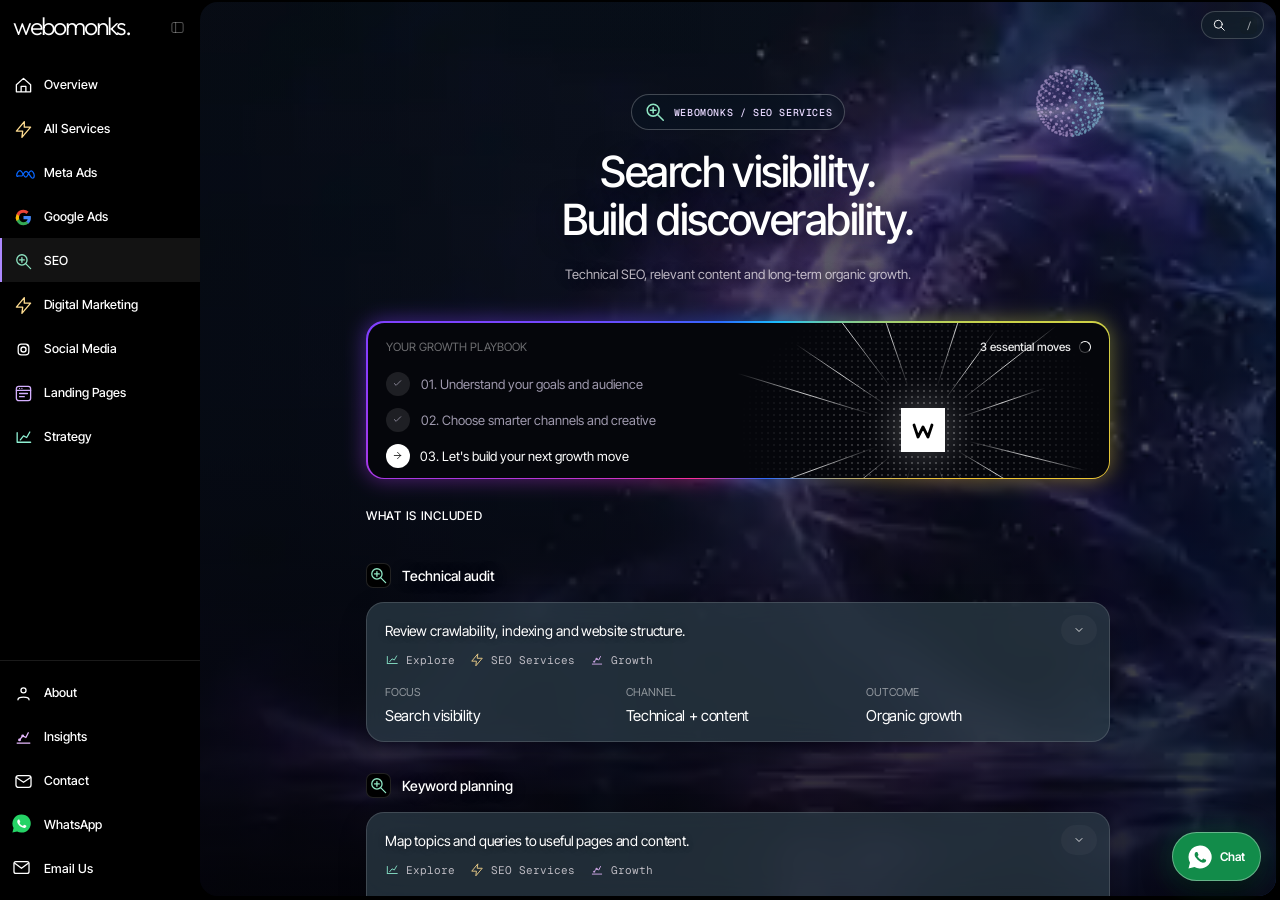
<file: seo.html>
<!doctype html><html lang="en"><head><meta charset="utf-8"><meta name="viewport" content="width=device-width,initial-scale=1,viewport-fit=cover"><meta name="theme-color" content="#000000"><meta name="description" content="Help more people discover your website with thoughtful SEO."><meta property="og:title" content="SEO Services | WEBOMONKS"><meta property="og:description" content="Help more people discover your website with thoughtful SEO."><meta property="og:type" content="website"><meta property="og:url" content="https://webomonks.com/seo.html"><link rel="canonical" href="https://webomonks.com/seo.html"><title>SEO Services | WEBOMONKS — Digital Growth Studio</title><link rel="preconnect" href="https://fonts.googleapis.com"><link rel="preconnect" href="https://fonts.gstatic.com" crossorigin><link href="https://fonts.googleapis.com/css2?family=Geist+Mono:wght@400;500&family=Inter+Tight:wght@400;500;600&family=Outfit:wght@300;400&display=swap" rel="stylesheet"><link rel="stylesheet" href="assets/wafer-theme.css"><script src="assets/wafer-theme.js" defer></script><link rel="icon" type="image/svg+xml" href="/favicon.svg"><meta name="twitter:card" content="summary_large_image"><meta property="og:image" content="https://d8j0ntlcm91z4.cloudfront.net/user_38xzZboKViGWJOttwIXH07lWA1P/hf_20261008_132124_50d78eac-e46e-49d5-a59b-de71f535c38d.png"><meta property="og:image:alt" content="WEBOMONKS cinematic digital growth studio"><meta name="twitter:image" content="https://d8j0ntlcm91z4.cloudfront.net/user_38xzZboKViGWJOttwIXH07lWA1P/hf_20261008_132124_50d78eac-e46e-49d5-a59b-de71f535c38d.png"><script type="application/ld+json">{"@context":"https://schema.org","@graph":[{"@type":"Organization","@id":"https://webomonks.com/#organization","name":"WEBOMONKS","url":"https://webomonks.com/","email":"Webomonks0@gmail.com","telephone":"+91 7088855556","logo":"https://webomonks.com/favicon.svg","contactPoint":{"@type":"ContactPoint","contactType":"customer service","email":"Webomonks0@gmail.com","telephone":"+91 7088855556","availableLanguage":["English","Hindi"]}},{"@type":"WebPage","@id":"https://webomonks.com/seo.html#webpage","url":"https://webomonks.com/seo.html","name":"SEO Services | WEBOMONKS — Digital Growth Studio","description":"Help more people discover your website with thoughtful SEO.","isPartOf":{"@id":"https://webomonks.com/#website"}},{"@type":"WebSite","@id":"https://webomonks.com/#website","url":"https://webomonks.com/","name":"WEBOMONKS","publisher":{"@id":"https://webomonks.com/#organization"}}]}</script><noscript><style>.auth{display:none!important}.app{opacity:1!important;visibility:visible!important}.rise{opacity:1!important;transform:none!important;filter:none!important}.side{opacity:1!important}</style></noscript></head><body data-page="seo" data-title="SEO Services"><a class="wm-skip-link" href="#scroll">Skip to main content</a><div class="app on" id="app" aria-hidden="false"><aside class="side" id="sidebar" aria-label="WEBOMONKS navigation"><div class="side-top"><a class="wordmark" href="index.html" aria-label="WEBOMONKS home">webomonks.</a><button type="button" class="collapse" id="collapse" aria-label="Collapse sidebar"><svg viewBox="0 0 24 24" xmlns="http://www.w3.org/2000/svg" fill="none" stroke="currentColor" stroke-width="1.65" stroke-linecap="round" stroke-linejoin="round" aria-hidden="true"><rect x="3" y="4" width="18" height="16" rx="3"/><path d="M9 4v16"/></svg></button><button class="mini-open" type="button" id="expand" aria-label="Expand sidebar"><svg width="17" height="17" viewBox="0 0 24 24"><path d="M3 7 7 19 12 9 17 19 21 7" fill="none" stroke="currentColor" stroke-width="2.8" stroke-linecap="round" stroke-linejoin="round"/></svg></button></div><nav id="navMain" aria-label="Services and pages"><a class="nav-link" href="index.html"><span class="side-icon"><span class="brand-mark"><svg viewBox="0 0 24 24" xmlns="http://www.w3.org/2000/svg" fill="none" stroke="currentColor" stroke-width="1.65" stroke-linecap="round" stroke-linejoin="round" aria-hidden="true"><path d="m3 11 9-8 9 8v9H3v-9M9 20v-7h6v7"/></svg></span></span><span class="side-label">Overview</span></a><a class="nav-link" href="services.html"><span class="side-icon"><span class="brand-mark"><svg viewBox="0 0 24 24" xmlns="http://www.w3.org/2000/svg" fill="none" stroke="#ffdd91" stroke-width="1.65" stroke-linecap="round" stroke-linejoin="round" aria-hidden="true"><path d="m13 2-10 12h8l-1 8 11-13h-8z"/></svg></span></span><span class="side-label">All Services</span></a><a class="nav-link" href="meta-ads.html"><span class="side-icon"><span class="brand-cluster"><span class="brand-mark"><svg xmlns="http://www.w3.org/2000/svg" viewBox="0 0 48 24" aria-hidden="true"><path fill="none" stroke="#0866FF" stroke-width="3.1" stroke-linecap="round" d="M5.5 17.8C3.9 20.3 1.8 20.1 1.7 17c0-6 4.8-12.4 8.4-12.4 6.3 0 9 16.8 14.7 16.8 4.9 0 7.2-15.6 13.2-16 3.7-.2 8.1 5.7 8.1 11.9 0 4.1-1.3 6.7-4.5 6.7-5.1 0-9.4-17.5-16.3-17.5-4.2 0-7.1 7.3-10.3 11.8Z"/></svg></span><span class="brand-mark"><svg xmlns="http://www.w3.org/2000/svg" viewBox="0 0 24 24" aria-hidden="true"><defs><linearGradient id="wmIG" x1="0" y1="1" x2="1" y2="0"><stop stop-color="#FFDD55"/><stop offset=".28" stop-color="#FF543E"/><stop offset=".55" stop-color="#C837AB"/><stop offset="1" stop-color="#5655CE"/></linearGradient></defs><rect x="2.3" y="2.3" width="19.4" height="19.4" rx="6.1" fill="url(#wmIG)"/><rect x="5.3" y="5.3" width="13.4" height="13.4" rx="4" fill="none" stroke="#fff" stroke-width="1.6"/><circle cx="12" cy="12" r="3.2" fill="none" stroke="#fff" stroke-width="1.7"/><circle cx="17.1" cy="6.9" r="1.1" fill="#fff"/></svg></span></span></span><span class="side-label">Meta Ads</span></a><a class="nav-link" href="google-ads.html"><span class="side-icon"><span class="brand-mark"><svg xmlns="http://www.w3.org/2000/svg" viewBox="0 0 24 24" aria-hidden="true"><path fill="#4285F4" d="M21.35 12.24c0-.7-.06-1.4-.18-2.07H12v3.91h5.24a4.5 4.5 0 0 1-1.95 2.95v2.46h3.18c1.87-1.72 2.88-4.26 2.88-7.25Z"/><path fill="#34A853" d="M12 21.75a9.74 9.74 0 0 0 6.47-2.36l-3.18-2.46c-.88.6-2 .96-3.29.96a5.78 5.78 0 0 1-5.43-4h-3.3v2.55A9.76 9.76 0 0 0 12 21.75Z"/><path fill="#FBBC05" d="M6.57 13.89a5.88 5.88 0 0 1 0-3.78V7.56h-3.3a9.74 9.74 0 0 0 0 8.88l3.3-2.55Z"/><path fill="#EA4335" d="M12 6.11c1.41 0 2.66.49 3.66 1.43l2.75-2.75A9.42 9.42 0 0 0 12 2.25a9.76 9.76 0 0 0-8.73 5.31l3.3 2.55a5.78 5.78 0 0 1 5.43-4Z"/></svg></span></span><span class="side-label">Google Ads</span></a><a class="nav-link active" href="seo.html" aria-current="page"><span class="side-icon"><span class="brand-mark"><svg viewBox="0 0 24 24" xmlns="http://www.w3.org/2000/svg" fill="none" stroke="#8fe5c3" stroke-width="1.65" stroke-linecap="round" stroke-linejoin="round" aria-hidden="true"><circle cx="10" cy="10" r="6.5"/><path d="m15 15 6 6M7 10h6m-3-3v6"/></svg></span></span><span class="side-label">SEO</span></a><a class="nav-link" href="digital-marketing.html"><span class="side-icon"><span class="brand-mark"><svg viewBox="0 0 24 24" xmlns="http://www.w3.org/2000/svg" fill="none" stroke="#ffdd91" stroke-width="1.65" stroke-linecap="round" stroke-linejoin="round" aria-hidden="true"><path d="m13 2-10 12h8l-1 8 11-13h-8z"/></svg></span></span><span class="side-label">Digital Marketing</span></a><a class="nav-link" href="social-media.html"><span class="side-icon"><span class="brand-cluster"><span class="brand-mark"><svg xmlns="http://www.w3.org/2000/svg" viewBox="0 0 24 24" aria-hidden="true"><defs><linearGradient id="wmIG" x1="0" y1="1" x2="1" y2="0"><stop stop-color="#FFDD55"/><stop offset=".28" stop-color="#FF543E"/><stop offset=".55" stop-color="#C837AB"/><stop offset="1" stop-color="#5655CE"/></linearGradient></defs><rect x="2.3" y="2.3" width="19.4" height="19.4" rx="6.1" fill="url(#wmIG)"/><rect x="5.3" y="5.3" width="13.4" height="13.4" rx="4" fill="none" stroke="#fff" stroke-width="1.6"/><circle cx="12" cy="12" r="3.2" fill="none" stroke="#fff" stroke-width="1.7"/><circle cx="17.1" cy="6.9" r="1.1" fill="#fff"/></svg></span><span class="brand-mark"><svg xmlns="http://www.w3.org/2000/svg" viewBox="0 0 24 24" aria-hidden="true"><rect x="1.7" y="1.7" width="20.6" height="20.6" rx="5" fill="#1877F2"/><path d="M14.8 8.3h2V5.25c-.38-.05-1.58-.14-3.02-.14-3.07 0-5.06 1.85-5.06 5.23v2.62H5.6v3.47h3.12v5.81h3.74v-5.81h3.12l.5-3.47h-3.62v-2.28c0-1 .29-1.68 1.85-1.68h.49Z" fill="#fff"/></svg></span></span></span><span class="side-label">Social Media</span></a><a class="nav-link" href="landing-pages.html"><span class="side-icon"><span class="brand-mark"><svg viewBox="0 0 24 24" xmlns="http://www.w3.org/2000/svg" fill="none" stroke="#d4b0ff" stroke-width="1.65" stroke-linecap="round" stroke-linejoin="round" aria-hidden="true"><rect x="3" y="3" width="18" height="18" rx="3"/><path d="M3 8h18M7 5.5h.01M10 5.5h.01M7 12h10M7 16h6"/></svg></span></span><span class="side-label">Landing Pages</span></a><a class="nav-link" href="strategy.html"><span class="side-icon"><span class="brand-mark"><svg viewBox="0 0 24 24" xmlns="http://www.w3.org/2000/svg" fill="none" stroke="#8ff1d4" stroke-width="1.65" stroke-linecap="round" stroke-linejoin="round" aria-hidden="true"><path d="M4 18V6m0 12h17M8 15l4-5 4 2 4-7"/></svg></span></span><span class="side-label">Strategy</span></a></nav><nav class="side-footer" aria-label="Company pages"><a class="nav-link" href="about.html"><span class="side-icon"><span class="brand-mark"><svg viewBox="0 0 24 24" xmlns="http://www.w3.org/2000/svg" fill="none" stroke="currentColor" stroke-width="1.65" stroke-linecap="round" stroke-linejoin="round" aria-hidden="true"><circle cx="12" cy="8" r="3.2"/><path d="M5 20c0-4.5 14-4.5 14 0"/></svg></span></span><span class="side-label">About</span></a><a class="nav-link" href="insights.html"><span class="side-icon"><span class="brand-mark"><svg viewBox="0 0 24 24" xmlns="http://www.w3.org/2000/svg" fill="none" stroke="#e7b9ff" stroke-width="1.65" stroke-linecap="round" stroke-linejoin="round" aria-hidden="true"><path d="M4 19h16M7 15l4-5 4 2 3-6"/><circle cx="7" cy="15" r="1"/><circle cx="11" cy="10" r="1"/></svg></span></span><span class="side-label">Insights</span></a><a class="nav-link" href="contact.html"><span class="side-icon"><span class="brand-mark"><svg viewBox="0 0 24 24" xmlns="http://www.w3.org/2000/svg" fill="none" stroke="currentColor" stroke-width="1.65" stroke-linecap="round" stroke-linejoin="round" aria-hidden="true"><rect x="2.5" y="4.5" width="19" height="15" rx="3"/><path d="m3 7 9 6 9-6"/></svg></span></span><span class="side-label">Contact</span></a><a class="nav-link wm-wa-nav" href="https://wa.me/917088855556?text=Hello%20WEBOMONKS%2C%20I%20want%20to%20discuss%20a%20project." target="_blank" rel="noopener noreferrer" aria-label="Contact WEBOMONKS on WhatsApp"><span class="side-icon"><svg xmlns="http://www.w3.org/2000/svg" viewBox="0 0 24 24" aria-hidden="true"><path fill="#25D366" d="M12 .5A11.5 11.5 0 0 0 2 17.7L.5 23.5l6-1.5A11.5 11.5 0 1 0 12 .5Z"/><path fill="#fff" d="M17.56 14.59c-.28-.14-1.68-.83-1.94-.92-.26-.1-.45-.14-.64.14-.19.28-.73.92-.9 1.1-.16.19-.33.21-.6.07-.29-.14-1.2-.44-2.29-1.41-.85-.75-1.41-1.68-1.58-1.96-.16-.28-.02-.43.13-.58.13-.13.28-.33.43-.49.14-.16.19-.28.28-.47.1-.19.05-.35-.02-.49-.08-.14-.64-1.54-.88-2.11-.23-.55-.46-.48-.63-.49h-.54c-.19 0-.5.07-.75.35-.26.28-1 1-1 2.37s1.02 2.72 1.16 2.91c.14.19 2 3.05 4.84 4.28.67.29 1.2.46 1.61.59.68.22 1.3.19 1.79.12.54-.08 1.68-.69 1.92-1.35.23-.66.23-1.23.16-1.35-.07-.11-.26-.18-.54-.32Z"/></svg></span><span class="side-label">WhatsApp</span></a><a class="nav-link wm-mail-nav" href="mailto:Webomonks0@gmail.com" aria-label="Email WEBOMONKS"><span class="side-icon"><svg xmlns="http://www.w3.org/2000/svg" viewBox="0 0 24 24" fill="none" stroke="currentColor" stroke-width="1.6" stroke-linecap="round" stroke-linejoin="round" aria-hidden="true"><rect x="2.5" y="4.5" width="19" height="15" rx="2.5"/><path d="m3.5 6.5 8.5 6.5 8.5-6.5"/></svg></span><span class="side-label">Email Us</span></a></nav></aside><section class="panel" id="panel" aria-label="WEBOMONKS digital growth dashboard"><video id="skyVideo" crossorigin="anonymous" muted loop playsinline preload="metadata" poster="https://d8j0ntlcm91z4.cloudfront.net/user_38xzZboKViGWJOttwIXH07lWA1P/hf_20261008_132137_6359ecf6-579c-4ff9-9f28-b220076e9195.png"><source src="https://d8j0ntlcm91z4.cloudfront.net/user_38xzZboKViGWJOttwIXH07lWA1P/hf_20261008_132231_6df9b9a8-6975-4855-bdd8-5d72911d6ca5.mp4" type="video/mp4"></video><canvas class="ascii" id="skyAscii" aria-hidden="true"></canvas><button type="button" class="search-pill" id="search" aria-expanded="false" aria-controls="studioSearch" aria-label="Search services"><svg viewBox="0 0 24 24" xmlns="http://www.w3.org/2000/svg" fill="none" stroke="currentColor" stroke-width="1.65" stroke-linecap="round" stroke-linejoin="round" aria-hidden="true"><circle cx="10.7" cy="10.7" r="6.8"/><path d="m16 16 5 5"/></svg><kbd>/</kbd></button><div class="studio-search" id="studioSearch" hidden><label for="studioSearchInput" class="sr-only">Search pages</label><input id="studioSearchInput" type="search" placeholder="Search services, SEO, Google Ads…"><div class="studio-search-results" id="studioSearchResults"></div><small>Press Esc to close · Enter to open a result</small></div><main class="scroller" id="scroll"><div class="column"><header class="hero rise" style="--i:0"><span class="hero-badge"><span class="brand-mark"><svg viewBox="0 0 24 24" xmlns="http://www.w3.org/2000/svg" fill="none" stroke="#8fe5c3" stroke-width="1.65" stroke-linecap="round" stroke-linejoin="round" aria-hidden="true"><circle cx="10" cy="10" r="6.5"/><path d="m15 15 6 6M7 10h6m-3-3v6"/></svg></span> WEBOMONKS / SEO SERVICES</span><div class="hero-orbit"><canvas id="scene3d" aria-label="Animated 3D particle sphere"></canvas></div><h1>Search visibility. <br>Build discoverability.</h1><p>Technical SEO, relevant content and long-term organic growth.</p></header><div class="get-wrap rise" style="--i:4"><div class="get-inner"><div class="burst" aria-hidden="true"><div class="burst-dots"></div><svg class="burst-rays" viewBox="0 0 400 300" aria-hidden="true"><defs><radialGradient id="rayFade"><stop offset="0%" stop-color="#fff" stop-opacity=".95"/><stop offset="55%" stop-color="#fff" stop-opacity=".45"/><stop offset="100%" stop-color="#fff" stop-opacity="0"/></radialGradient></defs><line x1="222" y1="150" x2="340" y2="150" stroke="url(#rayFade)" stroke-width=".85" style="animation:ray-pulse 4s ease-in-out infinite;animation-delay:0s"/><line x1="221.34650597807192" y1="155.3222817031927" x2="387.2670751712673" y2="196.69092585073588" stroke="url(#rayFade)" stroke-width=".85" style="animation:ray-pulse 4s ease-in-out infinite;animation-delay:0.18s"/><line x1="218.85768061544647" y1="161.3308376480212" x2="325.1464259025084" y2="225.1955589368679" stroke="url(#rayFade)" stroke-width=".85" style="animation:ray-pulse 4s ease-in-out infinite;animation-delay:0.36s"/><line x1="213.54455245716449" y1="167.33623657934788" x2="322.516633589806" y2="306.8141399677377" stroke="url(#rayFade)" stroke-width=".85" style="animation:ray-pulse 4s ease-in-out infinite;animation-delay:0.54s"/><line x1="208.24134505515008" y1="170.39804480046934" x2="256.9402021992186" y2="290.9319458941517" stroke="url(#rayFade)" stroke-width=".85" style="animation:ray-pulse 4s ease-in-out infinite;animation-delay:0.72s"/><line x1="200" y1="172" x2="200" y2="355" stroke="url(#rayFade)" stroke-width=".85" style="animation:ray-pulse 4s ease-in-out infinite;animation-delay:0.8999999999999999s"/><line x1="193.20162612375117" y1="170.92324335849338" x2="151.17531488875832" y2="300.2669295746343" stroke="url(#rayFade)" stroke-width=".85" style="animation:ray-pulse 4s ease-in-out infinite;animation-delay:1.08s"/><line x1="187.6977561236436" y1="168.2388265962109" x2="82.01029736767245" y2="324.9269278091138" stroke="url(#rayFade)" stroke-width=".85" style="animation:ray-pulse 4s ease-in-out infinite;animation-delay:0s"/><line x1="182.90278884794665" y1="163.84504860309642" x2="72.5480623210568" y2="253.2085441321734" stroke="url(#rayFade)" stroke-width=".85" style="animation:ray-pulse 4s ease-in-out infinite;animation-delay:0.18s"/><line x1="179.32676234271003" y1="157.52444315316473" x2="-3.913298710542108" y2="224.21837110167013" stroke="url(#rayFade)" stroke-width=".85" style="animation:ray-pulse 4s ease-in-out infinite;animation-delay:0.36s"/><line x1="178" y1="150" x2="30" y2="150.00000000000003" stroke="url(#rayFade)" stroke-width=".85" style="animation:ray-pulse 4s ease-in-out infinite;animation-delay:0.54s"/><line x1="178.9612953688132" y1="143.5678224960998" x2="-13.25596057975693" y2="84.80110984682979" stroke="url(#rayFade)" stroke-width=".85" style="animation:ray-pulse 4s ease-in-out infinite;animation-delay:0.72s"/><line x1="181.7611734037891" y1="137.6977561236436" x2="54.08938723031264" y2="51.58204898914859" stroke="url(#rayFade)" stroke-width=".85" style="animation:ray-pulse 4s ease-in-out infinite;animation-delay:0.8999999999999999s"/><line x1="186.76006949065493" y1="132.43001877895955" x2="62.18435969818094" y2="-32.88753180083006" stroke="url(#rayFade)" stroke-width=".85" style="animation:ray-pulse 4s ease-in-out infinite;animation-delay:1.08s"/><line x1="192.83750060194257" y1="129.198591336815" x2="140.7465958887975" y2="-22.084380759075657" stroke="url(#rayFade)" stroke-width=".85" style="animation:ray-pulse 4s ease-in-out infinite;animation-delay:0s"/><line x1="200" y1="128" x2="199.99999999999994" y2="-85" stroke="url(#rayFade)" stroke-width=".85" style="animation:ray-pulse 4s ease-in-out infinite;animation-delay:0.18s"/><line x1="206.79837387624883" y1="129.07675664150662" x2="258.0951949424901" y2="-28.798625063488885" stroke="url(#rayFade)" stroke-width=".85" style="animation:ray-pulse 4s ease-in-out infinite;animation-delay:0.36s"/><line x1="212.9312755504344" y1="132.20162612375117" x2="282.87772057323866" y2="35.928603793132396" stroke="url(#rayFade)" stroke-width=".85" style="animation:ray-pulse 4s ease-in-out infinite;animation-delay:0.54s"/><line x1="217.33623657934788" y1="136.45544754283551" x2="352.874086199704" y2="30.561673786822183" stroke="url(#rayFade)" stroke-width=".85" style="animation:ray-pulse 4s ease-in-out infinite;animation-delay:0.72s"/><line x1="220.80140866318496" y1="142.83750060194254" x2="338.99123061309956" y2="102.14148129479784" stroke="url(#rayFade)" stroke-width=".85" style="animation:ray-pulse 4s ease-in-out infinite;animation-delay:0.8999999999999999s"/></svg><div class="burst-tile"><svg viewBox="0 0 24 24"><path d="M3 7 7 19 12 9 17 19 21 7" fill="none" stroke="currentColor" stroke-width="2.8" stroke-linecap="round" stroke-linejoin="round"/></svg></div></div><div class="get-header"><span>YOUR GROWTH PLAYBOOK</span><span class="get-status">3 essential moves <span class="spinner" aria-hidden="true"></span></span></div><ol class="get-list"><li><span class="check-circle"><svg viewBox="0 0 24 24" xmlns="http://www.w3.org/2000/svg" fill="none" stroke="currentColor" stroke-width="1.65" stroke-linecap="round" stroke-linejoin="round" aria-hidden="true"><path d="m5 12 4 4L19 6"/></svg></span><span>01. Understand your goals and audience</span></li><li><span class="check-circle"><svg viewBox="0 0 24 24" xmlns="http://www.w3.org/2000/svg" fill="none" stroke="currentColor" stroke-width="1.65" stroke-linecap="round" stroke-linejoin="round" aria-hidden="true"><path d="m5 12 4 4L19 6"/></svg></span><span>02. Choose smarter channels and creative</span></li><li><a href="contact.html" aria-label="Discuss your growth plan"><span class="check-circle"><svg viewBox="0 0 24 24" xmlns="http://www.w3.org/2000/svg" fill="none" stroke="currentColor" stroke-width="1.65" stroke-linecap="round" stroke-linejoin="round" aria-hidden="true"><path d="M5 12h14m-7-7 7 7-7 7"/></svg></span><span>03. Let's build your next growth move</span><span class="chev"><svg viewBox="0 0 24 24" xmlns="http://www.w3.org/2000/svg" fill="none" stroke="currentColor" stroke-width="1.65" stroke-linecap="round" stroke-linejoin="round" aria-hidden="true"><path d="M5 12h14m-7-7 7 7-7 7"/></svg></span></a></li></ol></div></div><h3 class="subhead rise" style="--i:5">What is included</h3><section class="model-block rise first" style="--i:6" data-service="technical audit"><div class="model-name"><span class="badge"><span class="brand-mark"><svg viewBox="0 0 24 24" xmlns="http://www.w3.org/2000/svg" fill="none" stroke="#8fe5c3" stroke-width="1.65" stroke-linecap="round" stroke-linejoin="round" aria-hidden="true"><circle cx="10" cy="10" r="6.5"/><path d="m15 15 6 6M7 10h6m-3-3v6"/></svg></span></span>Technical audit</div><div class="model-card"><button type="button" class="model-summary" aria-expanded="false"><span class="model-desc">Review crawlability, indexing and website structure.</span><div class="tags"><span class="tag"><svg viewBox="0 0 24 24" xmlns="http://www.w3.org/2000/svg" fill="none" stroke="#8ff1d4" stroke-width="1.65" stroke-linecap="round" stroke-linejoin="round" aria-hidden="true"><path d="M4 18V6m0 12h17M8 15l4-5 4 2 4-7"/></svg>Explore</span><span class="tag"><svg viewBox="0 0 24 24" xmlns="http://www.w3.org/2000/svg" fill="none" stroke="#ffdd91" stroke-width="1.65" stroke-linecap="round" stroke-linejoin="round" aria-hidden="true"><path d="m13 2-10 12h8l-1 8 11-13h-8z"/></svg>SEO Services</span><span class="tag"><svg viewBox="0 0 24 24" xmlns="http://www.w3.org/2000/svg" fill="none" stroke="#e7b9ff" stroke-width="1.65" stroke-linecap="round" stroke-linejoin="round" aria-hidden="true"><path d="M4 19h16M7 15l4-5 4 2 3-6"/><circle cx="7" cy="15" r="1"/><circle cx="11" cy="10" r="1"/></svg>Growth</span></div><div class="stats"><div class="stat"><div class="stat-label">FOCUS</div><div class="stat-value">Search visibility</div></div><div class="stat"><div class="stat-label">CHANNEL</div><div class="stat-value">Technical + content</div></div><div class="stat"><div class="stat-label">OUTCOME</div><div class="stat-value">Organic growth</div></div></div><span class="toggle-pill" aria-hidden="true"><svg viewBox="0 0 24 24" xmlns="http://www.w3.org/2000/svg" fill="none" stroke="currentColor" stroke-width="1.65" stroke-linecap="round" stroke-linejoin="round" aria-hidden="true"><path d="m6 9 6 6 6-6"/></svg></span></button><div class="expanded"><div class="expanded-clip"><div class="code-box"><h3 class="subhead">What we can help you achieve</h3><p class="detail-intro">Review crawlability, indexing and website structure.</p><ul class="service-points"><li>Review crawlability, indexing and website structure.</li></ul><a class="service-action" href="contact.html">Discuss Technical audit ↗</a></div></div></div></div></section><section class="model-block rise" style="--i:7.1" data-service="keyword planning"><div class="model-name"><span class="badge"><span class="brand-mark"><svg viewBox="0 0 24 24" xmlns="http://www.w3.org/2000/svg" fill="none" stroke="#8fe5c3" stroke-width="1.65" stroke-linecap="round" stroke-linejoin="round" aria-hidden="true"><circle cx="10" cy="10" r="6.5"/><path d="m15 15 6 6M7 10h6m-3-3v6"/></svg></span></span>Keyword planning</div><div class="model-card"><button type="button" class="model-summary" aria-expanded="false"><span class="model-desc">Map topics and queries to useful pages and content.</span><div class="tags"><span class="tag"><svg viewBox="0 0 24 24" xmlns="http://www.w3.org/2000/svg" fill="none" stroke="#8ff1d4" stroke-width="1.65" stroke-linecap="round" stroke-linejoin="round" aria-hidden="true"><path d="M4 18V6m0 12h17M8 15l4-5 4 2 4-7"/></svg>Explore</span><span class="tag"><svg viewBox="0 0 24 24" xmlns="http://www.w3.org/2000/svg" fill="none" stroke="#ffdd91" stroke-width="1.65" stroke-linecap="round" stroke-linejoin="round" aria-hidden="true"><path d="m13 2-10 12h8l-1 8 11-13h-8z"/></svg>SEO Services</span><span class="tag"><svg viewBox="0 0 24 24" xmlns="http://www.w3.org/2000/svg" fill="none" stroke="#e7b9ff" stroke-width="1.65" stroke-linecap="round" stroke-linejoin="round" aria-hidden="true"><path d="M4 19h16M7 15l4-5 4 2 3-6"/><circle cx="7" cy="15" r="1"/><circle cx="11" cy="10" r="1"/></svg>Growth</span></div><div class="stats"><div class="stat"><div class="stat-label">FOCUS</div><div class="stat-value">Search visibility</div></div><div class="stat"><div class="stat-label">CHANNEL</div><div class="stat-value">Technical + content</div></div><div class="stat"><div class="stat-label">OUTCOME</div><div class="stat-value">Organic growth</div></div></div><span class="toggle-pill" aria-hidden="true"><svg viewBox="0 0 24 24" xmlns="http://www.w3.org/2000/svg" fill="none" stroke="currentColor" stroke-width="1.65" stroke-linecap="round" stroke-linejoin="round" aria-hidden="true"><path d="m6 9 6 6 6-6"/></svg></span></button><div class="expanded"><div class="expanded-clip"><div class="code-box"><h3 class="subhead">What we can help you achieve</h3><p class="detail-intro">Map topics and queries to useful pages and content.</p><ul class="service-points"><li>Map topics and queries to useful pages and content.</li></ul><a class="service-action" href="contact.html">Discuss Keyword planning ↗</a></div></div></div></div></section><section class="model-block rise" style="--i:8.2" data-service="on-page optimization"><div class="model-name"><span class="badge"><span class="brand-mark"><svg viewBox="0 0 24 24" xmlns="http://www.w3.org/2000/svg" fill="none" stroke="#8fe5c3" stroke-width="1.65" stroke-linecap="round" stroke-linejoin="round" aria-hidden="true"><circle cx="10" cy="10" r="6.5"/><path d="m15 15 6 6M7 10h6m-3-3v6"/></svg></span></span>On-page optimization</div><div class="model-card"><button type="button" class="model-summary" aria-expanded="false"><span class="model-desc">Improve titles, page structure and search relevance.</span><div class="tags"><span class="tag"><svg viewBox="0 0 24 24" xmlns="http://www.w3.org/2000/svg" fill="none" stroke="#8ff1d4" stroke-width="1.65" stroke-linecap="round" stroke-linejoin="round" aria-hidden="true"><path d="M4 18V6m0 12h17M8 15l4-5 4 2 4-7"/></svg>Explore</span><span class="tag"><svg viewBox="0 0 24 24" xmlns="http://www.w3.org/2000/svg" fill="none" stroke="#ffdd91" stroke-width="1.65" stroke-linecap="round" stroke-linejoin="round" aria-hidden="true"><path d="m13 2-10 12h8l-1 8 11-13h-8z"/></svg>SEO Services</span><span class="tag"><svg viewBox="0 0 24 24" xmlns="http://www.w3.org/2000/svg" fill="none" stroke="#e7b9ff" stroke-width="1.65" stroke-linecap="round" stroke-linejoin="round" aria-hidden="true"><path d="M4 19h16M7 15l4-5 4 2 3-6"/><circle cx="7" cy="15" r="1"/><circle cx="11" cy="10" r="1"/></svg>Growth</span></div><div class="stats"><div class="stat"><div class="stat-label">FOCUS</div><div class="stat-value">Search visibility</div></div><div class="stat"><div class="stat-label">CHANNEL</div><div class="stat-value">Technical + content</div></div><div class="stat"><div class="stat-label">OUTCOME</div><div class="stat-value">Organic growth</div></div></div><span class="toggle-pill" aria-hidden="true"><svg viewBox="0 0 24 24" xmlns="http://www.w3.org/2000/svg" fill="none" stroke="currentColor" stroke-width="1.65" stroke-linecap="round" stroke-linejoin="round" aria-hidden="true"><path d="m6 9 6 6 6-6"/></svg></span></button><div class="expanded"><div class="expanded-clip"><div class="code-box"><h3 class="subhead">What we can help you achieve</h3><p class="detail-intro">Improve titles, page structure and search relevance.</p><ul class="service-points"><li>Improve titles, page structure and search relevance.</li></ul><a class="service-action" href="contact.html">Discuss On-page optimization ↗</a></div></div></div></div></section><section class="model-block rise" style="--i:9.3" data-service="content direction"><div class="model-name"><span class="badge"><span class="brand-mark"><svg viewBox="0 0 24 24" xmlns="http://www.w3.org/2000/svg" fill="none" stroke="#8fe5c3" stroke-width="1.65" stroke-linecap="round" stroke-linejoin="round" aria-hidden="true"><circle cx="10" cy="10" r="6.5"/><path d="m15 15 6 6M7 10h6m-3-3v6"/></svg></span></span>Content direction</div><div class="model-card"><button type="button" class="model-summary" aria-expanded="false"><span class="model-desc">Create helpful content grounded in audience questions.</span><div class="tags"><span class="tag"><svg viewBox="0 0 24 24" xmlns="http://www.w3.org/2000/svg" fill="none" stroke="#8ff1d4" stroke-width="1.65" stroke-linecap="round" stroke-linejoin="round" aria-hidden="true"><path d="M4 18V6m0 12h17M8 15l4-5 4 2 4-7"/></svg>Explore</span><span class="tag"><svg viewBox="0 0 24 24" xmlns="http://www.w3.org/2000/svg" fill="none" stroke="#ffdd91" stroke-width="1.65" stroke-linecap="round" stroke-linejoin="round" aria-hidden="true"><path d="m13 2-10 12h8l-1 8 11-13h-8z"/></svg>SEO Services</span><span class="tag"><svg viewBox="0 0 24 24" xmlns="http://www.w3.org/2000/svg" fill="none" stroke="#e7b9ff" stroke-width="1.65" stroke-linecap="round" stroke-linejoin="round" aria-hidden="true"><path d="M4 19h16M7 15l4-5 4 2 3-6"/><circle cx="7" cy="15" r="1"/><circle cx="11" cy="10" r="1"/></svg>Growth</span></div><div class="stats"><div class="stat"><div class="stat-label">FOCUS</div><div class="stat-value">Search visibility</div></div><div class="stat"><div class="stat-label">CHANNEL</div><div class="stat-value">Technical + content</div></div><div class="stat"><div class="stat-label">OUTCOME</div><div class="stat-value">Organic growth</div></div></div><span class="toggle-pill" aria-hidden="true"><svg viewBox="0 0 24 24" xmlns="http://www.w3.org/2000/svg" fill="none" stroke="currentColor" stroke-width="1.65" stroke-linecap="round" stroke-linejoin="round" aria-hidden="true"><path d="m6 9 6 6 6-6"/></svg></span></button><div class="expanded"><div class="expanded-clip"><div class="code-box"><h3 class="subhead">What we can help you achieve</h3><p class="detail-intro">Create helpful content grounded in audience questions.</p><ul class="service-points"><li>Create helpful content grounded in audience questions.</li></ul><a class="service-action" href="contact.html">Discuss Content direction ↗</a></div></div></div></div></section><section class="model-block rise" style="--i:10.4" data-service="local seo"><div class="model-name"><span class="badge"><span class="brand-mark"><svg viewBox="0 0 24 24" xmlns="http://www.w3.org/2000/svg" fill="none" stroke="#8fe5c3" stroke-width="1.65" stroke-linecap="round" stroke-linejoin="round" aria-hidden="true"><circle cx="10" cy="10" r="6.5"/><path d="m15 15 6 6M7 10h6m-3-3v6"/></svg></span></span>Local SEO</div><div class="model-card"><button type="button" class="model-summary" aria-expanded="false"><span class="model-desc">Strengthen location-relevant discovery where appropriate.</span><div class="tags"><span class="tag"><svg viewBox="0 0 24 24" xmlns="http://www.w3.org/2000/svg" fill="none" stroke="#8ff1d4" stroke-width="1.65" stroke-linecap="round" stroke-linejoin="round" aria-hidden="true"><path d="M4 18V6m0 12h17M8 15l4-5 4 2 4-7"/></svg>Explore</span><span class="tag"><svg viewBox="0 0 24 24" xmlns="http://www.w3.org/2000/svg" fill="none" stroke="#ffdd91" stroke-width="1.65" stroke-linecap="round" stroke-linejoin="round" aria-hidden="true"><path d="m13 2-10 12h8l-1 8 11-13h-8z"/></svg>SEO Services</span><span class="tag"><svg viewBox="0 0 24 24" xmlns="http://www.w3.org/2000/svg" fill="none" stroke="#e7b9ff" stroke-width="1.65" stroke-linecap="round" stroke-linejoin="round" aria-hidden="true"><path d="M4 19h16M7 15l4-5 4 2 3-6"/><circle cx="7" cy="15" r="1"/><circle cx="11" cy="10" r="1"/></svg>Growth</span></div><div class="stats"><div class="stat"><div class="stat-label">FOCUS</div><div class="stat-value">Search visibility</div></div><div class="stat"><div class="stat-label">CHANNEL</div><div class="stat-value">Technical + content</div></div><div class="stat"><div class="stat-label">OUTCOME</div><div class="stat-value">Organic growth</div></div></div><span class="toggle-pill" aria-hidden="true"><svg viewBox="0 0 24 24" xmlns="http://www.w3.org/2000/svg" fill="none" stroke="currentColor" stroke-width="1.65" stroke-linecap="round" stroke-linejoin="round" aria-hidden="true"><path d="m6 9 6 6 6-6"/></svg></span></button><div class="expanded"><div class="expanded-clip"><div class="code-box"><h3 class="subhead">What we can help you achieve</h3><p class="detail-intro">Strengthen location-relevant discovery where appropriate.</p><ul class="service-points"><li>Strengthen location-relevant discovery where appropriate.</li></ul><a class="service-action" href="contact.html">Discuss Local SEO ↗</a></div></div></div></div></section><section class="model-block rise" style="--i:11.5" data-service="reporting"><div class="model-name"><span class="badge"><span class="brand-mark"><svg viewBox="0 0 24 24" xmlns="http://www.w3.org/2000/svg" fill="none" stroke="#8fe5c3" stroke-width="1.65" stroke-linecap="round" stroke-linejoin="round" aria-hidden="true"><circle cx="10" cy="10" r="6.5"/><path d="m15 15 6 6M7 10h6m-3-3v6"/></svg></span></span>Reporting</div><div class="model-card"><button type="button" class="model-summary" aria-expanded="false"><span class="model-desc">Track organic performance, discoverability and progress.</span><div class="tags"><span class="tag"><svg viewBox="0 0 24 24" xmlns="http://www.w3.org/2000/svg" fill="none" stroke="#8ff1d4" stroke-width="1.65" stroke-linecap="round" stroke-linejoin="round" aria-hidden="true"><path d="M4 18V6m0 12h17M8 15l4-5 4 2 4-7"/></svg>Explore</span><span class="tag"><svg viewBox="0 0 24 24" xmlns="http://www.w3.org/2000/svg" fill="none" stroke="#ffdd91" stroke-width="1.65" stroke-linecap="round" stroke-linejoin="round" aria-hidden="true"><path d="m13 2-10 12h8l-1 8 11-13h-8z"/></svg>SEO Services</span><span class="tag"><svg viewBox="0 0 24 24" xmlns="http://www.w3.org/2000/svg" fill="none" stroke="#e7b9ff" stroke-width="1.65" stroke-linecap="round" stroke-linejoin="round" aria-hidden="true"><path d="M4 19h16M7 15l4-5 4 2 3-6"/><circle cx="7" cy="15" r="1"/><circle cx="11" cy="10" r="1"/></svg>Growth</span></div><div class="stats"><div class="stat"><div class="stat-label">FOCUS</div><div class="stat-value">Search visibility</div></div><div class="stat"><div class="stat-label">CHANNEL</div><div class="stat-value">Technical + content</div></div><div class="stat"><div class="stat-label">OUTCOME</div><div class="stat-value">Organic growth</div></div></div><span class="toggle-pill" aria-hidden="true"><svg viewBox="0 0 24 24" xmlns="http://www.w3.org/2000/svg" fill="none" stroke="currentColor" stroke-width="1.65" stroke-linecap="round" stroke-linejoin="round" aria-hidden="true"><path d="m6 9 6 6 6-6"/></svg></span></button><div class="expanded"><div class="expanded-clip"><div class="code-box"><h3 class="subhead">What we can help you achieve</h3><p class="detail-intro">Track organic performance, discoverability and progress.</p><ul class="service-points"><li>Track organic performance, discoverability and progress.</li></ul><a class="service-action" href="contact.html">Discuss Reporting ↗</a></div></div></div></div></section><h3 class="subhead rise" style="--i:11">A simple approach</h3><div class="model-block rise" style="--i:11.5"><div class="model-name"><span class="badge"><svg viewBox="0 0 24 24" xmlns="http://www.w3.org/2000/svg" fill="none" stroke="currentColor" stroke-width="1.65" stroke-linecap="round" stroke-linejoin="round" aria-hidden="true"><path d="m5 12 4 4 8-8"/></svg></span>Audit</div><div class="model-card"><div class="model-summary"><div class="model-desc">Find technical, structural and content opportunities.</div></div></div></div><div class="model-block rise" style="--i:12"><div class="model-name"><span class="badge"><svg viewBox="0 0 24 24" xmlns="http://www.w3.org/2000/svg" fill="none" stroke="currentColor" stroke-width="1.65" stroke-linecap="round" stroke-linejoin="round" aria-hidden="true"><path d="m5 12 4 4 8-8"/></svg></span>Build</div><div class="model-card"><div class="model-summary"><div class="model-desc">Prioritize the highest-impact SEO improvements.</div></div></div></div><div class="model-block rise" style="--i:12.5"><div class="model-name"><span class="badge"><svg viewBox="0 0 24 24" xmlns="http://www.w3.org/2000/svg" fill="none" stroke="currentColor" stroke-width="1.65" stroke-linecap="round" stroke-linejoin="round" aria-hidden="true"><path d="m5 12 4 4 8-8"/></svg></span>Grow</div><div class="model-card"><div class="model-summary"><div class="model-desc">Measure search demand and iterate over time.</div></div></div></div><h3 class="subhead rise" style="--i:11">Frequently asked questions</h3><div class="wm-faq rise" style="--i:12"><details><summary>How long does SEO take?</summary><p>SEO results vary and often develop over months rather than days. The timeline depends on your website&#39;s current state and competition.</p></details><details><summary>Do you guarantee first-page rankings?</summary><p>No. Search rankings cannot be guaranteed responsibly. We focus on best practices, useful content and transparent progress.</p></details><details><summary>Does SEO include content strategy?</summary><p>Yes. Content planning and search-intent mapping can be part of the SEO roadmap.</p></details></div><div class="closing rise" style="--i:13"><h3>Let's make your next move matter.</h3><p>From Meta and Google Ads to SEO, social content and better landing pages—we'd love to hear what you're building.</p><a href="contact.html">Start a Project ↗</a> <a class="wm-closing-whatsapp" href="https://wa.me/917088855556?text=Hello%20WEBOMONKS%2C%20I%20want%20to%20discuss%20a%20project." target="_blank" rel="noopener noreferrer"><svg xmlns="http://www.w3.org/2000/svg" viewBox="0 0 24 24" aria-hidden="true"><path fill="#25D366" d="M12 .5A11.5 11.5 0 0 0 2 17.7L.5 23.5l6-1.5A11.5 11.5 0 1 0 12 .5Z"/><path fill="#fff" d="M17.56 14.59c-.28-.14-1.68-.83-1.94-.92-.26-.1-.45-.14-.64.14-.19.28-.73.92-.9 1.1-.16.19-.33.21-.6.07-.29-.14-1.2-.44-2.29-1.41-.85-.75-1.41-1.68-1.58-1.96-.16-.28-.02-.43.13-.58.13-.13.28-.33.43-.49.14-.16.19-.28.28-.47.1-.19.05-.35-.02-.49-.08-.14-.64-1.54-.88-2.11-.23-.55-.46-.48-.63-.49h-.54c-.19 0-.5.07-.75.35-.26.28-1 1-1 2.37s1.02 2.72 1.16 2.91c.14.19 2 3.05 4.84 4.28.67.29 1.2.46 1.61.59.68.22 1.3.19 1.79.12.54-.08 1.68-.69 1.92-1.35.23-.66.23-1.23.16-1.35-.07-.11-.26-.18-.54-.32Z"/></svg> WhatsApp Us</a></div><div class="studio-footnote"><span>© 2026 WEBOMONKS · Digital Growth Studio</span><nav aria-label="Footer"><a href="index.html">Home</a><a href="contact.html">Contact</a><a href="privacy.html">Privacy</a></nav></div></div></main></section></div><a class="wm-floating-wa" href="https://wa.me/917088855556?text=Hello%20WEBOMONKS%2C%20I%20would%20like%20to%20discuss%20my%20project." target="_blank" rel="noopener noreferrer" aria-label="Chat with WEBOMONKS on WhatsApp"><svg viewBox="0 0 24 24" aria-hidden="true" xmlns="http://www.w3.org/2000/svg"><path fill="#fff" d="M12 .5A11.5 11.5 0 0 0 2 17.7L.5 23.5l6-1.5A11.5 11.5 0 1 0 12 .5Z"/><path fill="#128C4A" d="M17.56 14.59c-.28-.14-1.68-.83-1.94-.92-.26-.1-.45-.14-.64.14-.19.28-.73.92-.9 1.1-.16.19-.33.21-.6.07-.29-.14-1.2-.44-2.29-1.41-.85-.75-1.41-1.68-1.58-1.96-.16-.28-.02-.43.13-.58.13-.13.28-.33.43-.49.14-.16.19-.28.28-.47.1-.19.05-.35-.02-.49-.08-.14-.64-1.54-.88-2.11-.23-.55-.46-.48-.63-.49h-.54c-.19 0-.5.07-.75.35-.26.28-1 1-1 2.37s1.02 2.72 1.16 2.91c.14.19 2 3.05 4.84 4.28.67.29 1.2.46 1.61.59.68.22 1.3.19 1.79.12.54-.08 1.68-.69 1.92-1.35.23-.66.23-1.23.16-1.35-.07-.11-.26-.18-.54-.32Z"/></svg><span>Chat</span></a></body></html>
</file>
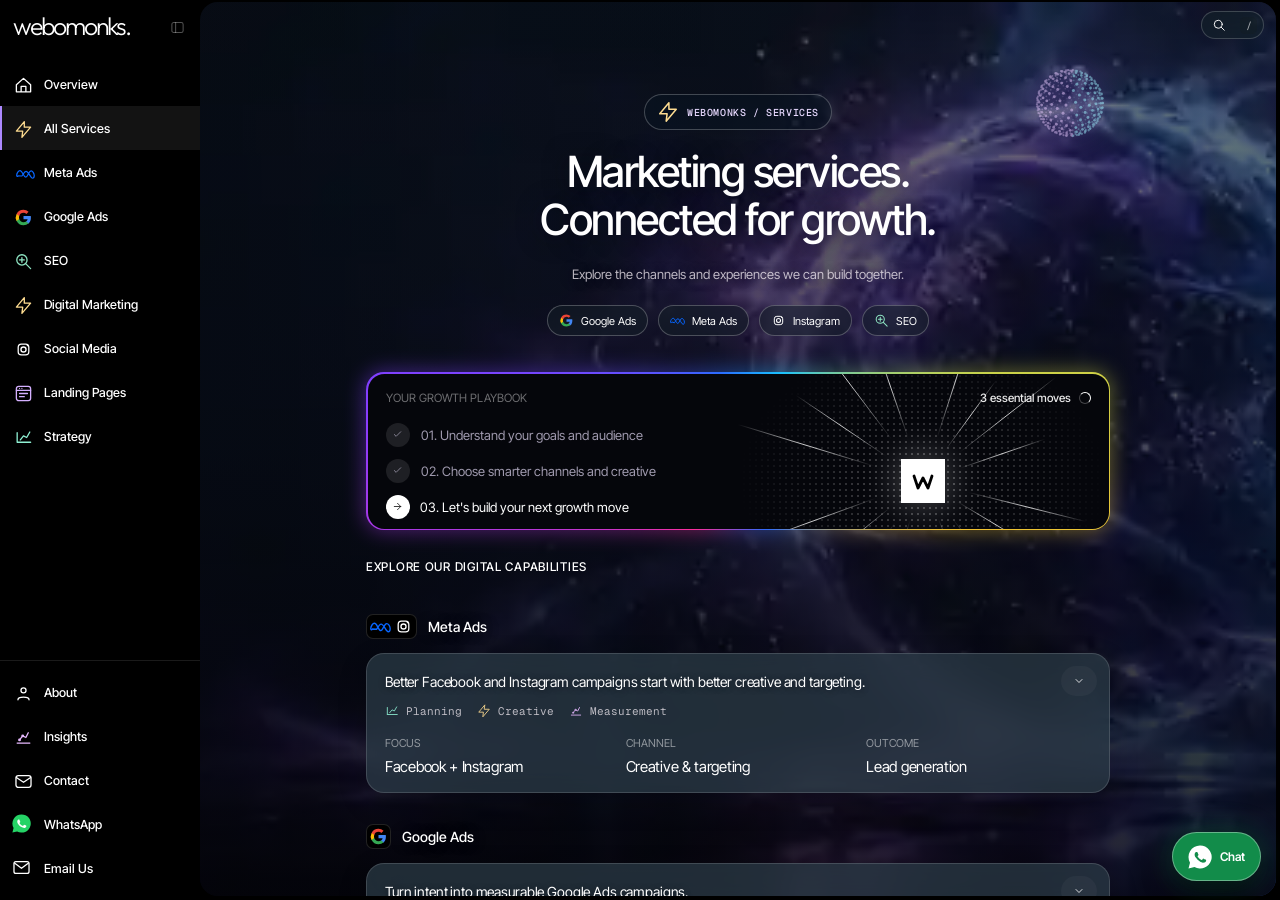
<file: services.html>
<!doctype html><html lang="en"><head><meta charset="utf-8"><meta name="viewport" content="width=device-width,initial-scale=1,viewport-fit=cover"><meta name="theme-color" content="#000000"><meta name="description" content="Meta Ads, Google Ads, SEO, Social Media, Digital Marketing and website growth services."><meta property="og:title" content="Services | WEBOMONKS"><meta property="og:description" content="Meta Ads, Google Ads, SEO, Social Media, Digital Marketing and website growth services."><meta property="og:type" content="website"><meta property="og:url" content="https://webomonks.com/services.html"><link rel="canonical" href="https://webomonks.com/services.html"><title>Services | WEBOMONKS — Digital Growth Studio</title><link rel="preconnect" href="https://fonts.googleapis.com"><link rel="preconnect" href="https://fonts.gstatic.com" crossorigin><link href="https://fonts.googleapis.com/css2?family=Geist+Mono:wght@400;500&family=Inter+Tight:wght@400;500;600&family=Outfit:wght@300;400&display=swap" rel="stylesheet"><link rel="stylesheet" href="assets/wafer-theme.css"><script src="assets/wafer-theme.js" defer></script><link rel="icon" type="image/svg+xml" href="/favicon.svg"><meta name="twitter:card" content="summary_large_image"><meta property="og:image" content="https://d8j0ntlcm91z4.cloudfront.net/user_38xzZboKViGWJOttwIXH07lWA1P/hf_20261008_132124_50d78eac-e46e-49d5-a59b-de71f535c38d.png"><meta property="og:image:alt" content="WEBOMONKS cinematic digital growth studio"><meta name="twitter:image" content="https://d8j0ntlcm91z4.cloudfront.net/user_38xzZboKViGWJOttwIXH07lWA1P/hf_20261008_132124_50d78eac-e46e-49d5-a59b-de71f535c38d.png"><script type="application/ld+json">{"@context":"https://schema.org","@graph":[{"@type":"Organization","@id":"https://webomonks.com/#organization","name":"WEBOMONKS","url":"https://webomonks.com/","email":"Webomonks0@gmail.com","telephone":"+91 7088855556","logo":"https://webomonks.com/favicon.svg","contactPoint":{"@type":"ContactPoint","contactType":"customer service","email":"Webomonks0@gmail.com","telephone":"+91 7088855556","availableLanguage":["English","Hindi"]}},{"@type":"WebPage","@id":"https://webomonks.com/services.html#webpage","url":"https://webomonks.com/services.html","name":"Services | WEBOMONKS — Digital Growth Studio","description":"Meta Ads, Google Ads, SEO, Social Media, Digital Marketing and website growth services.","isPartOf":{"@id":"https://webomonks.com/#website"}},{"@type":"WebSite","@id":"https://webomonks.com/#website","url":"https://webomonks.com/","name":"WEBOMONKS","publisher":{"@id":"https://webomonks.com/#organization"}}]}</script><noscript><style>.auth{display:none!important}.app{opacity:1!important;visibility:visible!important}.rise{opacity:1!important;transform:none!important;filter:none!important}.side{opacity:1!important}</style></noscript></head><body data-page="services" data-title="Services"><a class="wm-skip-link" href="#scroll">Skip to main content</a><div class="app on" id="app" aria-hidden="false"><aside class="side" id="sidebar" aria-label="WEBOMONKS navigation"><div class="side-top"><a class="wordmark" href="index.html" aria-label="WEBOMONKS home">webomonks.</a><button type="button" class="collapse" id="collapse" aria-label="Collapse sidebar"><svg viewBox="0 0 24 24" xmlns="http://www.w3.org/2000/svg" fill="none" stroke="currentColor" stroke-width="1.65" stroke-linecap="round" stroke-linejoin="round" aria-hidden="true"><rect x="3" y="4" width="18" height="16" rx="3"/><path d="M9 4v16"/></svg></button><button class="mini-open" type="button" id="expand" aria-label="Expand sidebar"><svg width="17" height="17" viewBox="0 0 24 24"><path d="M3 7 7 19 12 9 17 19 21 7" fill="none" stroke="currentColor" stroke-width="2.8" stroke-linecap="round" stroke-linejoin="round"/></svg></button></div><nav id="navMain" aria-label="Services and pages"><a class="nav-link" href="index.html"><span class="side-icon"><span class="brand-mark"><svg viewBox="0 0 24 24" xmlns="http://www.w3.org/2000/svg" fill="none" stroke="currentColor" stroke-width="1.65" stroke-linecap="round" stroke-linejoin="round" aria-hidden="true"><path d="m3 11 9-8 9 8v9H3v-9M9 20v-7h6v7"/></svg></span></span><span class="side-label">Overview</span></a><a class="nav-link active" href="services.html" aria-current="page"><span class="side-icon"><span class="brand-mark"><svg viewBox="0 0 24 24" xmlns="http://www.w3.org/2000/svg" fill="none" stroke="#ffdd91" stroke-width="1.65" stroke-linecap="round" stroke-linejoin="round" aria-hidden="true"><path d="m13 2-10 12h8l-1 8 11-13h-8z"/></svg></span></span><span class="side-label">All Services</span></a><a class="nav-link" href="meta-ads.html"><span class="side-icon"><span class="brand-cluster"><span class="brand-mark"><svg xmlns="http://www.w3.org/2000/svg" viewBox="0 0 48 24" aria-hidden="true"><path fill="none" stroke="#0866FF" stroke-width="3.1" stroke-linecap="round" d="M5.5 17.8C3.9 20.3 1.8 20.1 1.7 17c0-6 4.8-12.4 8.4-12.4 6.3 0 9 16.8 14.7 16.8 4.9 0 7.2-15.6 13.2-16 3.7-.2 8.1 5.7 8.1 11.9 0 4.1-1.3 6.7-4.5 6.7-5.1 0-9.4-17.5-16.3-17.5-4.2 0-7.1 7.3-10.3 11.8Z"/></svg></span><span class="brand-mark"><svg xmlns="http://www.w3.org/2000/svg" viewBox="0 0 24 24" aria-hidden="true"><defs><linearGradient id="wmIG" x1="0" y1="1" x2="1" y2="0"><stop stop-color="#FFDD55"/><stop offset=".28" stop-color="#FF543E"/><stop offset=".55" stop-color="#C837AB"/><stop offset="1" stop-color="#5655CE"/></linearGradient></defs><rect x="2.3" y="2.3" width="19.4" height="19.4" rx="6.1" fill="url(#wmIG)"/><rect x="5.3" y="5.3" width="13.4" height="13.4" rx="4" fill="none" stroke="#fff" stroke-width="1.6"/><circle cx="12" cy="12" r="3.2" fill="none" stroke="#fff" stroke-width="1.7"/><circle cx="17.1" cy="6.9" r="1.1" fill="#fff"/></svg></span></span></span><span class="side-label">Meta Ads</span></a><a class="nav-link" href="google-ads.html"><span class="side-icon"><span class="brand-mark"><svg xmlns="http://www.w3.org/2000/svg" viewBox="0 0 24 24" aria-hidden="true"><path fill="#4285F4" d="M21.35 12.24c0-.7-.06-1.4-.18-2.07H12v3.91h5.24a4.5 4.5 0 0 1-1.95 2.95v2.46h3.18c1.87-1.72 2.88-4.26 2.88-7.25Z"/><path fill="#34A853" d="M12 21.75a9.74 9.74 0 0 0 6.47-2.36l-3.18-2.46c-.88.6-2 .96-3.29.96a5.78 5.78 0 0 1-5.43-4h-3.3v2.55A9.76 9.76 0 0 0 12 21.75Z"/><path fill="#FBBC05" d="M6.57 13.89a5.88 5.88 0 0 1 0-3.78V7.56h-3.3a9.74 9.74 0 0 0 0 8.88l3.3-2.55Z"/><path fill="#EA4335" d="M12 6.11c1.41 0 2.66.49 3.66 1.43l2.75-2.75A9.42 9.42 0 0 0 12 2.25a9.76 9.76 0 0 0-8.73 5.31l3.3 2.55a5.78 5.78 0 0 1 5.43-4Z"/></svg></span></span><span class="side-label">Google Ads</span></a><a class="nav-link" href="seo.html"><span class="side-icon"><span class="brand-mark"><svg viewBox="0 0 24 24" xmlns="http://www.w3.org/2000/svg" fill="none" stroke="#8fe5c3" stroke-width="1.65" stroke-linecap="round" stroke-linejoin="round" aria-hidden="true"><circle cx="10" cy="10" r="6.5"/><path d="m15 15 6 6M7 10h6m-3-3v6"/></svg></span></span><span class="side-label">SEO</span></a><a class="nav-link" href="digital-marketing.html"><span class="side-icon"><span class="brand-mark"><svg viewBox="0 0 24 24" xmlns="http://www.w3.org/2000/svg" fill="none" stroke="#ffdd91" stroke-width="1.65" stroke-linecap="round" stroke-linejoin="round" aria-hidden="true"><path d="m13 2-10 12h8l-1 8 11-13h-8z"/></svg></span></span><span class="side-label">Digital Marketing</span></a><a class="nav-link" href="social-media.html"><span class="side-icon"><span class="brand-cluster"><span class="brand-mark"><svg xmlns="http://www.w3.org/2000/svg" viewBox="0 0 24 24" aria-hidden="true"><defs><linearGradient id="wmIG" x1="0" y1="1" x2="1" y2="0"><stop stop-color="#FFDD55"/><stop offset=".28" stop-color="#FF543E"/><stop offset=".55" stop-color="#C837AB"/><stop offset="1" stop-color="#5655CE"/></linearGradient></defs><rect x="2.3" y="2.3" width="19.4" height="19.4" rx="6.1" fill="url(#wmIG)"/><rect x="5.3" y="5.3" width="13.4" height="13.4" rx="4" fill="none" stroke="#fff" stroke-width="1.6"/><circle cx="12" cy="12" r="3.2" fill="none" stroke="#fff" stroke-width="1.7"/><circle cx="17.1" cy="6.9" r="1.1" fill="#fff"/></svg></span><span class="brand-mark"><svg xmlns="http://www.w3.org/2000/svg" viewBox="0 0 24 24" aria-hidden="true"><rect x="1.7" y="1.7" width="20.6" height="20.6" rx="5" fill="#1877F2"/><path d="M14.8 8.3h2V5.25c-.38-.05-1.58-.14-3.02-.14-3.07 0-5.06 1.85-5.06 5.23v2.62H5.6v3.47h3.12v5.81h3.74v-5.81h3.12l.5-3.47h-3.62v-2.28c0-1 .29-1.68 1.85-1.68h.49Z" fill="#fff"/></svg></span></span></span><span class="side-label">Social Media</span></a><a class="nav-link" href="landing-pages.html"><span class="side-icon"><span class="brand-mark"><svg viewBox="0 0 24 24" xmlns="http://www.w3.org/2000/svg" fill="none" stroke="#d4b0ff" stroke-width="1.65" stroke-linecap="round" stroke-linejoin="round" aria-hidden="true"><rect x="3" y="3" width="18" height="18" rx="3"/><path d="M3 8h18M7 5.5h.01M10 5.5h.01M7 12h10M7 16h6"/></svg></span></span><span class="side-label">Landing Pages</span></a><a class="nav-link" href="strategy.html"><span class="side-icon"><span class="brand-mark"><svg viewBox="0 0 24 24" xmlns="http://www.w3.org/2000/svg" fill="none" stroke="#8ff1d4" stroke-width="1.65" stroke-linecap="round" stroke-linejoin="round" aria-hidden="true"><path d="M4 18V6m0 12h17M8 15l4-5 4 2 4-7"/></svg></span></span><span class="side-label">Strategy</span></a></nav><nav class="side-footer" aria-label="Company pages"><a class="nav-link" href="about.html"><span class="side-icon"><span class="brand-mark"><svg viewBox="0 0 24 24" xmlns="http://www.w3.org/2000/svg" fill="none" stroke="currentColor" stroke-width="1.65" stroke-linecap="round" stroke-linejoin="round" aria-hidden="true"><circle cx="12" cy="8" r="3.2"/><path d="M5 20c0-4.5 14-4.5 14 0"/></svg></span></span><span class="side-label">About</span></a><a class="nav-link" href="insights.html"><span class="side-icon"><span class="brand-mark"><svg viewBox="0 0 24 24" xmlns="http://www.w3.org/2000/svg" fill="none" stroke="#e7b9ff" stroke-width="1.65" stroke-linecap="round" stroke-linejoin="round" aria-hidden="true"><path d="M4 19h16M7 15l4-5 4 2 3-6"/><circle cx="7" cy="15" r="1"/><circle cx="11" cy="10" r="1"/></svg></span></span><span class="side-label">Insights</span></a><a class="nav-link" href="contact.html"><span class="side-icon"><span class="brand-mark"><svg viewBox="0 0 24 24" xmlns="http://www.w3.org/2000/svg" fill="none" stroke="currentColor" stroke-width="1.65" stroke-linecap="round" stroke-linejoin="round" aria-hidden="true"><rect x="2.5" y="4.5" width="19" height="15" rx="3"/><path d="m3 7 9 6 9-6"/></svg></span></span><span class="side-label">Contact</span></a><a class="nav-link wm-wa-nav" href="https://wa.me/917088855556?text=Hello%20WEBOMONKS%2C%20I%20want%20to%20discuss%20a%20project." target="_blank" rel="noopener noreferrer" aria-label="Contact WEBOMONKS on WhatsApp"><span class="side-icon"><svg xmlns="http://www.w3.org/2000/svg" viewBox="0 0 24 24" aria-hidden="true"><path fill="#25D366" d="M12 .5A11.5 11.5 0 0 0 2 17.7L.5 23.5l6-1.5A11.5 11.5 0 1 0 12 .5Z"/><path fill="#fff" d="M17.56 14.59c-.28-.14-1.68-.83-1.94-.92-.26-.1-.45-.14-.64.14-.19.28-.73.92-.9 1.1-.16.19-.33.21-.6.07-.29-.14-1.2-.44-2.29-1.41-.85-.75-1.41-1.68-1.58-1.96-.16-.28-.02-.43.13-.58.13-.13.28-.33.43-.49.14-.16.19-.28.28-.47.1-.19.05-.35-.02-.49-.08-.14-.64-1.54-.88-2.11-.23-.55-.46-.48-.63-.49h-.54c-.19 0-.5.07-.75.35-.26.28-1 1-1 2.37s1.02 2.72 1.16 2.91c.14.19 2 3.05 4.84 4.28.67.29 1.2.46 1.61.59.68.22 1.3.19 1.79.12.54-.08 1.68-.69 1.92-1.35.23-.66.23-1.23.16-1.35-.07-.11-.26-.18-.54-.32Z"/></svg></span><span class="side-label">WhatsApp</span></a><a class="nav-link wm-mail-nav" href="mailto:Webomonks0@gmail.com" aria-label="Email WEBOMONKS"><span class="side-icon"><svg xmlns="http://www.w3.org/2000/svg" viewBox="0 0 24 24" fill="none" stroke="currentColor" stroke-width="1.6" stroke-linecap="round" stroke-linejoin="round" aria-hidden="true"><rect x="2.5" y="4.5" width="19" height="15" rx="2.5"/><path d="m3.5 6.5 8.5 6.5 8.5-6.5"/></svg></span><span class="side-label">Email Us</span></a></nav></aside><section class="panel" id="panel" aria-label="WEBOMONKS digital growth dashboard"><video id="skyVideo" crossorigin="anonymous" muted loop playsinline preload="metadata" poster="https://d8j0ntlcm91z4.cloudfront.net/user_38xzZboKViGWJOttwIXH07lWA1P/hf_20261008_132137_6359ecf6-579c-4ff9-9f28-b220076e9195.png"><source src="https://d8j0ntlcm91z4.cloudfront.net/user_38xzZboKViGWJOttwIXH07lWA1P/hf_20261008_132231_6df9b9a8-6975-4855-bdd8-5d72911d6ca5.mp4" type="video/mp4"></video><canvas class="ascii" id="skyAscii" aria-hidden="true"></canvas><button type="button" class="search-pill" id="search" aria-expanded="false" aria-controls="studioSearch" aria-label="Search services"><svg viewBox="0 0 24 24" xmlns="http://www.w3.org/2000/svg" fill="none" stroke="currentColor" stroke-width="1.65" stroke-linecap="round" stroke-linejoin="round" aria-hidden="true"><circle cx="10.7" cy="10.7" r="6.8"/><path d="m16 16 5 5"/></svg><kbd>/</kbd></button><div class="studio-search" id="studioSearch" hidden><label for="studioSearchInput" class="sr-only">Search pages</label><input id="studioSearchInput" type="search" placeholder="Search services, SEO, Google Ads…"><div class="studio-search-results" id="studioSearchResults"></div><small>Press Esc to close · Enter to open a result</small></div><main class="scroller" id="scroll"><div class="column"><header class="hero rise" style="--i:0"><span class="hero-badge"><span class="brand-mark"><svg viewBox="0 0 24 24" xmlns="http://www.w3.org/2000/svg" fill="none" stroke="#ffdd91" stroke-width="1.65" stroke-linecap="round" stroke-linejoin="round" aria-hidden="true"><path d="m13 2-10 12h8l-1 8 11-13h-8z"/></svg></span> WEBOMONKS / SERVICES</span><div class="hero-orbit"><canvas id="scene3d" aria-label="Animated 3D particle sphere"></canvas></div><h1>Marketing services. <br>Connected for growth.</h1><p>Explore the channels and experiences we can build together.</p><div class="channel-strip"><a class="channel-pill" href="google-ads.html"><svg xmlns="http://www.w3.org/2000/svg" viewBox="0 0 24 24" aria-hidden="true"><path fill="#4285F4" d="M21.35 12.24c0-.7-.06-1.4-.18-2.07H12v3.91h5.24a4.5 4.5 0 0 1-1.95 2.95v2.46h3.18c1.87-1.72 2.88-4.26 2.88-7.25Z"/><path fill="#34A853" d="M12 21.75a9.74 9.74 0 0 0 6.47-2.36l-3.18-2.46c-.88.6-2 .96-3.29.96a5.78 5.78 0 0 1-5.43-4h-3.3v2.55A9.76 9.76 0 0 0 12 21.75Z"/><path fill="#FBBC05" d="M6.57 13.89a5.88 5.88 0 0 1 0-3.78V7.56h-3.3a9.74 9.74 0 0 0 0 8.88l3.3-2.55Z"/><path fill="#EA4335" d="M12 6.11c1.41 0 2.66.49 3.66 1.43l2.75-2.75A9.42 9.42 0 0 0 12 2.25a9.76 9.76 0 0 0-8.73 5.31l3.3 2.55a5.78 5.78 0 0 1 5.43-4Z"/></svg> Google Ads</a><a class="channel-pill" href="meta-ads.html"><svg xmlns="http://www.w3.org/2000/svg" viewBox="0 0 48 24" aria-hidden="true"><path fill="none" stroke="#0866FF" stroke-width="3.1" stroke-linecap="round" d="M5.5 17.8C3.9 20.3 1.8 20.1 1.7 17c0-6 4.8-12.4 8.4-12.4 6.3 0 9 16.8 14.7 16.8 4.9 0 7.2-15.6 13.2-16 3.7-.2 8.1 5.7 8.1 11.9 0 4.1-1.3 6.7-4.5 6.7-5.1 0-9.4-17.5-16.3-17.5-4.2 0-7.1 7.3-10.3 11.8Z"/></svg> Meta Ads</a><a class="channel-pill" href="social-media.html"><svg xmlns="http://www.w3.org/2000/svg" viewBox="0 0 24 24" aria-hidden="true"><defs><linearGradient id="wmIG" x1="0" y1="1" x2="1" y2="0"><stop stop-color="#FFDD55"/><stop offset=".28" stop-color="#FF543E"/><stop offset=".55" stop-color="#C837AB"/><stop offset="1" stop-color="#5655CE"/></linearGradient></defs><rect x="2.3" y="2.3" width="19.4" height="19.4" rx="6.1" fill="url(#wmIG)"/><rect x="5.3" y="5.3" width="13.4" height="13.4" rx="4" fill="none" stroke="#fff" stroke-width="1.6"/><circle cx="12" cy="12" r="3.2" fill="none" stroke="#fff" stroke-width="1.7"/><circle cx="17.1" cy="6.9" r="1.1" fill="#fff"/></svg> Instagram</a><a class="channel-pill" href="seo.html"><svg viewBox="0 0 24 24" xmlns="http://www.w3.org/2000/svg" fill="none" stroke="#8fe5c3" stroke-width="1.65" stroke-linecap="round" stroke-linejoin="round" aria-hidden="true"><circle cx="10" cy="10" r="6.5"/><path d="m15 15 6 6M7 10h6m-3-3v6"/></svg> SEO</a></div></header><div class="get-wrap rise" style="--i:4"><div class="get-inner"><div class="burst" aria-hidden="true"><div class="burst-dots"></div><svg class="burst-rays" viewBox="0 0 400 300" aria-hidden="true"><defs><radialGradient id="rayFade"><stop offset="0%" stop-color="#fff" stop-opacity=".95"/><stop offset="55%" stop-color="#fff" stop-opacity=".45"/><stop offset="100%" stop-color="#fff" stop-opacity="0"/></radialGradient></defs><line x1="222" y1="150" x2="340" y2="150" stroke="url(#rayFade)" stroke-width=".85" style="animation:ray-pulse 4s ease-in-out infinite;animation-delay:0s"/><line x1="221.34650597807192" y1="155.3222817031927" x2="387.2670751712673" y2="196.69092585073588" stroke="url(#rayFade)" stroke-width=".85" style="animation:ray-pulse 4s ease-in-out infinite;animation-delay:0.18s"/><line x1="218.85768061544647" y1="161.3308376480212" x2="325.1464259025084" y2="225.1955589368679" stroke="url(#rayFade)" stroke-width=".85" style="animation:ray-pulse 4s ease-in-out infinite;animation-delay:0.36s"/><line x1="213.54455245716449" y1="167.33623657934788" x2="322.516633589806" y2="306.8141399677377" stroke="url(#rayFade)" stroke-width=".85" style="animation:ray-pulse 4s ease-in-out infinite;animation-delay:0.54s"/><line x1="208.24134505515008" y1="170.39804480046934" x2="256.9402021992186" y2="290.9319458941517" stroke="url(#rayFade)" stroke-width=".85" style="animation:ray-pulse 4s ease-in-out infinite;animation-delay:0.72s"/><line x1="200" y1="172" x2="200" y2="355" stroke="url(#rayFade)" stroke-width=".85" style="animation:ray-pulse 4s ease-in-out infinite;animation-delay:0.8999999999999999s"/><line x1="193.20162612375117" y1="170.92324335849338" x2="151.17531488875832" y2="300.2669295746343" stroke="url(#rayFade)" stroke-width=".85" style="animation:ray-pulse 4s ease-in-out infinite;animation-delay:1.08s"/><line x1="187.6977561236436" y1="168.2388265962109" x2="82.01029736767245" y2="324.9269278091138" stroke="url(#rayFade)" stroke-width=".85" style="animation:ray-pulse 4s ease-in-out infinite;animation-delay:0s"/><line x1="182.90278884794665" y1="163.84504860309642" x2="72.5480623210568" y2="253.2085441321734" stroke="url(#rayFade)" stroke-width=".85" style="animation:ray-pulse 4s ease-in-out infinite;animation-delay:0.18s"/><line x1="179.32676234271003" y1="157.52444315316473" x2="-3.913298710542108" y2="224.21837110167013" stroke="url(#rayFade)" stroke-width=".85" style="animation:ray-pulse 4s ease-in-out infinite;animation-delay:0.36s"/><line x1="178" y1="150" x2="30" y2="150.00000000000003" stroke="url(#rayFade)" stroke-width=".85" style="animation:ray-pulse 4s ease-in-out infinite;animation-delay:0.54s"/><line x1="178.9612953688132" y1="143.5678224960998" x2="-13.25596057975693" y2="84.80110984682979" stroke="url(#rayFade)" stroke-width=".85" style="animation:ray-pulse 4s ease-in-out infinite;animation-delay:0.72s"/><line x1="181.7611734037891" y1="137.6977561236436" x2="54.08938723031264" y2="51.58204898914859" stroke="url(#rayFade)" stroke-width=".85" style="animation:ray-pulse 4s ease-in-out infinite;animation-delay:0.8999999999999999s"/><line x1="186.76006949065493" y1="132.43001877895955" x2="62.18435969818094" y2="-32.88753180083006" stroke="url(#rayFade)" stroke-width=".85" style="animation:ray-pulse 4s ease-in-out infinite;animation-delay:1.08s"/><line x1="192.83750060194257" y1="129.198591336815" x2="140.7465958887975" y2="-22.084380759075657" stroke="url(#rayFade)" stroke-width=".85" style="animation:ray-pulse 4s ease-in-out infinite;animation-delay:0s"/><line x1="200" y1="128" x2="199.99999999999994" y2="-85" stroke="url(#rayFade)" stroke-width=".85" style="animation:ray-pulse 4s ease-in-out infinite;animation-delay:0.18s"/><line x1="206.79837387624883" y1="129.07675664150662" x2="258.0951949424901" y2="-28.798625063488885" stroke="url(#rayFade)" stroke-width=".85" style="animation:ray-pulse 4s ease-in-out infinite;animation-delay:0.36s"/><line x1="212.9312755504344" y1="132.20162612375117" x2="282.87772057323866" y2="35.928603793132396" stroke="url(#rayFade)" stroke-width=".85" style="animation:ray-pulse 4s ease-in-out infinite;animation-delay:0.54s"/><line x1="217.33623657934788" y1="136.45544754283551" x2="352.874086199704" y2="30.561673786822183" stroke="url(#rayFade)" stroke-width=".85" style="animation:ray-pulse 4s ease-in-out infinite;animation-delay:0.72s"/><line x1="220.80140866318496" y1="142.83750060194254" x2="338.99123061309956" y2="102.14148129479784" stroke="url(#rayFade)" stroke-width=".85" style="animation:ray-pulse 4s ease-in-out infinite;animation-delay:0.8999999999999999s"/></svg><div class="burst-tile"><svg viewBox="0 0 24 24"><path d="M3 7 7 19 12 9 17 19 21 7" fill="none" stroke="currentColor" stroke-width="2.8" stroke-linecap="round" stroke-linejoin="round"/></svg></div></div><div class="get-header"><span>YOUR GROWTH PLAYBOOK</span><span class="get-status">3 essential moves <span class="spinner" aria-hidden="true"></span></span></div><ol class="get-list"><li><span class="check-circle"><svg viewBox="0 0 24 24" xmlns="http://www.w3.org/2000/svg" fill="none" stroke="currentColor" stroke-width="1.65" stroke-linecap="round" stroke-linejoin="round" aria-hidden="true"><path d="m5 12 4 4L19 6"/></svg></span><span>01. Understand your goals and audience</span></li><li><span class="check-circle"><svg viewBox="0 0 24 24" xmlns="http://www.w3.org/2000/svg" fill="none" stroke="currentColor" stroke-width="1.65" stroke-linecap="round" stroke-linejoin="round" aria-hidden="true"><path d="m5 12 4 4L19 6"/></svg></span><span>02. Choose smarter channels and creative</span></li><li><a href="contact.html" aria-label="Discuss your growth plan"><span class="check-circle"><svg viewBox="0 0 24 24" xmlns="http://www.w3.org/2000/svg" fill="none" stroke="currentColor" stroke-width="1.65" stroke-linecap="round" stroke-linejoin="round" aria-hidden="true"><path d="M5 12h14m-7-7 7 7-7 7"/></svg></span><span>03. Let's build your next growth move</span><span class="chev"><svg viewBox="0 0 24 24" xmlns="http://www.w3.org/2000/svg" fill="none" stroke="currentColor" stroke-width="1.65" stroke-linecap="round" stroke-linejoin="round" aria-hidden="true"><path d="M5 12h14m-7-7 7 7-7 7"/></svg></span></a></li></ol></div></div><h3 class="subhead rise" style="--i:5">Explore our digital capabilities</h3><section class="model-block rise first" style="--i:6" data-service="meta ads"><div class="model-name"><span class="badge"><span class="brand-cluster"><span class="brand-mark"><svg xmlns="http://www.w3.org/2000/svg" viewBox="0 0 48 24" aria-hidden="true"><path fill="none" stroke="#0866FF" stroke-width="3.1" stroke-linecap="round" d="M5.5 17.8C3.9 20.3 1.8 20.1 1.7 17c0-6 4.8-12.4 8.4-12.4 6.3 0 9 16.8 14.7 16.8 4.9 0 7.2-15.6 13.2-16 3.7-.2 8.1 5.7 8.1 11.9 0 4.1-1.3 6.7-4.5 6.7-5.1 0-9.4-17.5-16.3-17.5-4.2 0-7.1 7.3-10.3 11.8Z"/></svg></span><span class="brand-mark"><svg xmlns="http://www.w3.org/2000/svg" viewBox="0 0 24 24" aria-hidden="true"><defs><linearGradient id="wmIG" x1="0" y1="1" x2="1" y2="0"><stop stop-color="#FFDD55"/><stop offset=".28" stop-color="#FF543E"/><stop offset=".55" stop-color="#C837AB"/><stop offset="1" stop-color="#5655CE"/></linearGradient></defs><rect x="2.3" y="2.3" width="19.4" height="19.4" rx="6.1" fill="url(#wmIG)"/><rect x="5.3" y="5.3" width="13.4" height="13.4" rx="4" fill="none" stroke="#fff" stroke-width="1.6"/><circle cx="12" cy="12" r="3.2" fill="none" stroke="#fff" stroke-width="1.7"/><circle cx="17.1" cy="6.9" r="1.1" fill="#fff"/></svg></span></span></span>Meta Ads</div><div class="model-card"><button type="button" class="model-summary" aria-expanded="false"><span class="model-desc">Better Facebook and Instagram campaigns start with better creative and targeting.</span><div class="tags"><span class="tag"><svg viewBox="0 0 24 24" xmlns="http://www.w3.org/2000/svg" fill="none" stroke="#8ff1d4" stroke-width="1.65" stroke-linecap="round" stroke-linejoin="round" aria-hidden="true"><path d="M4 18V6m0 12h17M8 15l4-5 4 2 4-7"/></svg>Planning</span><span class="tag"><svg viewBox="0 0 24 24" xmlns="http://www.w3.org/2000/svg" fill="none" stroke="#ffdd91" stroke-width="1.65" stroke-linecap="round" stroke-linejoin="round" aria-hidden="true"><path d="m13 2-10 12h8l-1 8 11-13h-8z"/></svg>Creative</span><span class="tag"><svg viewBox="0 0 24 24" xmlns="http://www.w3.org/2000/svg" fill="none" stroke="#e7b9ff" stroke-width="1.65" stroke-linecap="round" stroke-linejoin="round" aria-hidden="true"><path d="M4 19h16M7 15l4-5 4 2 3-6"/><circle cx="7" cy="15" r="1"/><circle cx="11" cy="10" r="1"/></svg>Measurement</span></div><div class="stats"><div class="stat"><div class="stat-label">FOCUS</div><div class="stat-value">Facebook + Instagram</div></div><div class="stat"><div class="stat-label">CHANNEL</div><div class="stat-value">Creative &amp; targeting</div></div><div class="stat"><div class="stat-label">OUTCOME</div><div class="stat-value">Lead generation</div></div></div><span class="toggle-pill" aria-hidden="true"><svg viewBox="0 0 24 24" xmlns="http://www.w3.org/2000/svg" fill="none" stroke="currentColor" stroke-width="1.65" stroke-linecap="round" stroke-linejoin="round" aria-hidden="true"><path d="m6 9 6 6 6-6"/></svg></span></button><div class="expanded"><div class="expanded-clip"><div class="code-box"><h3 class="subhead">What we can help you achieve</h3><p class="detail-intro">Better Facebook and Instagram campaigns start with better creative and targeting.</p><ul class="service-points"><li>Audience intelligence: Research customer segments and shape purposeful targeting.</li><li>Creative testing: Test hooks, formats and messaging without guessing.</li><li>Lead generation: Bring relevant prospects into a clear enquiry journey.</li><li>Retargeting: Reconnect with people who have already shown interest.</li><li>Pixel &amp; event setup: Measure meaningful on-site events and conversions.</li></ul><a class="service-action" href="contact.html?service=Meta%20Ads">Discuss Meta Ads ↗</a> <a href="meta-ads.html" style="display:inline-flex;color:#d6c5ff;font-size:12px;margin:15px">Full details →</a></div></div></div></div></section><section class="model-block rise" style="--i:7.4" data-service="google ads"><div class="model-name"><span class="badge"><span class="brand-mark"><svg xmlns="http://www.w3.org/2000/svg" viewBox="0 0 24 24" aria-hidden="true"><path fill="#4285F4" d="M21.35 12.24c0-.7-.06-1.4-.18-2.07H12v3.91h5.24a4.5 4.5 0 0 1-1.95 2.95v2.46h3.18c1.87-1.72 2.88-4.26 2.88-7.25Z"/><path fill="#34A853" d="M12 21.75a9.74 9.74 0 0 0 6.47-2.36l-3.18-2.46c-.88.6-2 .96-3.29.96a5.78 5.78 0 0 1-5.43-4h-3.3v2.55A9.76 9.76 0 0 0 12 21.75Z"/><path fill="#FBBC05" d="M6.57 13.89a5.88 5.88 0 0 1 0-3.78V7.56h-3.3a9.74 9.74 0 0 0 0 8.88l3.3-2.55Z"/><path fill="#EA4335" d="M12 6.11c1.41 0 2.66.49 3.66 1.43l2.75-2.75A9.42 9.42 0 0 0 12 2.25a9.76 9.76 0 0 0-8.73 5.31l3.3 2.55a5.78 5.78 0 0 1 5.43-4Z"/></svg></span></span>Google Ads</div><div class="model-card"><button type="button" class="model-summary" aria-expanded="false"><span class="model-desc">Turn intent into measurable Google Ads campaigns.</span><div class="tags"><span class="tag"><svg viewBox="0 0 24 24" xmlns="http://www.w3.org/2000/svg" fill="none" stroke="#8ff1d4" stroke-width="1.65" stroke-linecap="round" stroke-linejoin="round" aria-hidden="true"><path d="M4 18V6m0 12h17M8 15l4-5 4 2 4-7"/></svg>Planning</span><span class="tag"><svg viewBox="0 0 24 24" xmlns="http://www.w3.org/2000/svg" fill="none" stroke="#ffdd91" stroke-width="1.65" stroke-linecap="round" stroke-linejoin="round" aria-hidden="true"><path d="m13 2-10 12h8l-1 8 11-13h-8z"/></svg>Creative</span><span class="tag"><svg viewBox="0 0 24 24" xmlns="http://www.w3.org/2000/svg" fill="none" stroke="#e7b9ff" stroke-width="1.65" stroke-linecap="round" stroke-linejoin="round" aria-hidden="true"><path d="M4 19h16M7 15l4-5 4 2 3-6"/><circle cx="7" cy="15" r="1"/><circle cx="11" cy="10" r="1"/></svg>Measurement</span></div><div class="stats"><div class="stat"><div class="stat-label">FOCUS</div><div class="stat-value">Search campaigns</div></div><div class="stat"><div class="stat-label">CHANNEL</div><div class="stat-value">High-intent clicks</div></div><div class="stat"><div class="stat-label">OUTCOME</div><div class="stat-value">Conversion goals</div></div></div><span class="toggle-pill" aria-hidden="true"><svg viewBox="0 0 24 24" xmlns="http://www.w3.org/2000/svg" fill="none" stroke="currentColor" stroke-width="1.65" stroke-linecap="round" stroke-linejoin="round" aria-hidden="true"><path d="m6 9 6 6 6-6"/></svg></span></button><div class="expanded"><div class="expanded-clip"><div class="code-box"><h3 class="subhead">What we can help you achieve</h3><p class="detail-intro">Turn intent into measurable Google Ads campaigns.</p><ul class="service-points"><li>Search intent mapping: Identify relevant keyword themes based on your offering.</li><li>Campaign architecture: Organize ads and targeting around clear business goals.</li><li>Responsive ad copy: Create persuasive, relevant copy for search placements.</li><li>Landing page alignment: Match ad expectations with a focused destination.</li><li>Conversion tracking: Track high-value actions instead of vanity clicks.</li></ul><a class="service-action" href="contact.html?service=Google%20Ads">Discuss Google Ads ↗</a> <a href="google-ads.html" style="display:inline-flex;color:#d6c5ff;font-size:12px;margin:15px">Full details →</a></div></div></div></div></section><section class="model-block rise" style="--i:8.8" data-service="seo services"><div class="model-name"><span class="badge"><span class="brand-mark"><svg viewBox="0 0 24 24" xmlns="http://www.w3.org/2000/svg" fill="none" stroke="#8fe5c3" stroke-width="1.65" stroke-linecap="round" stroke-linejoin="round" aria-hidden="true"><circle cx="10" cy="10" r="6.5"/><path d="m15 15 6 6M7 10h6m-3-3v6"/></svg></span></span>SEO Services</div><div class="model-card"><button type="button" class="model-summary" aria-expanded="false"><span class="model-desc">Help more people discover your website with thoughtful SEO.</span><div class="tags"><span class="tag"><svg viewBox="0 0 24 24" xmlns="http://www.w3.org/2000/svg" fill="none" stroke="#8ff1d4" stroke-width="1.65" stroke-linecap="round" stroke-linejoin="round" aria-hidden="true"><path d="M4 18V6m0 12h17M8 15l4-5 4 2 4-7"/></svg>Planning</span><span class="tag"><svg viewBox="0 0 24 24" xmlns="http://www.w3.org/2000/svg" fill="none" stroke="#ffdd91" stroke-width="1.65" stroke-linecap="round" stroke-linejoin="round" aria-hidden="true"><path d="m13 2-10 12h8l-1 8 11-13h-8z"/></svg>Creative</span><span class="tag"><svg viewBox="0 0 24 24" xmlns="http://www.w3.org/2000/svg" fill="none" stroke="#e7b9ff" stroke-width="1.65" stroke-linecap="round" stroke-linejoin="round" aria-hidden="true"><path d="M4 19h16M7 15l4-5 4 2 3-6"/><circle cx="7" cy="15" r="1"/><circle cx="11" cy="10" r="1"/></svg>Measurement</span></div><div class="stats"><div class="stat"><div class="stat-label">FOCUS</div><div class="stat-value">Search visibility</div></div><div class="stat"><div class="stat-label">CHANNEL</div><div class="stat-value">Technical + content</div></div><div class="stat"><div class="stat-label">OUTCOME</div><div class="stat-value">Organic growth</div></div></div><span class="toggle-pill" aria-hidden="true"><svg viewBox="0 0 24 24" xmlns="http://www.w3.org/2000/svg" fill="none" stroke="currentColor" stroke-width="1.65" stroke-linecap="round" stroke-linejoin="round" aria-hidden="true"><path d="m6 9 6 6 6-6"/></svg></span></button><div class="expanded"><div class="expanded-clip"><div class="code-box"><h3 class="subhead">What we can help you achieve</h3><p class="detail-intro">Help more people discover your website with thoughtful SEO.</p><ul class="service-points"><li>Technical audit: Review crawlability, indexing and website structure.</li><li>Keyword planning: Map topics and queries to useful pages and content.</li><li>On-page optimization: Improve titles, page structure and search relevance.</li><li>Content direction: Create helpful content grounded in audience questions.</li><li>Local SEO: Strengthen location-relevant discovery where appropriate.</li></ul><a class="service-action" href="contact.html?service=SEO%20Services">Discuss SEO Services ↗</a> <a href="seo.html" style="display:inline-flex;color:#d6c5ff;font-size:12px;margin:15px">Full details →</a></div></div></div></div></section><section class="model-block rise" style="--i:10.2" data-service="digital marketing"><div class="model-name"><span class="badge"><span class="brand-mark"><svg viewBox="0 0 24 24" xmlns="http://www.w3.org/2000/svg" fill="none" stroke="#ffdd91" stroke-width="1.65" stroke-linecap="round" stroke-linejoin="round" aria-hidden="true"><path d="m13 2-10 12h8l-1 8 11-13h-8z"/></svg></span></span>Digital Marketing</div><div class="model-card"><button type="button" class="model-summary" aria-expanded="false"><span class="model-desc">Unite your digital marketing channels around your business goals.</span><div class="tags"><span class="tag"><svg viewBox="0 0 24 24" xmlns="http://www.w3.org/2000/svg" fill="none" stroke="#8ff1d4" stroke-width="1.65" stroke-linecap="round" stroke-linejoin="round" aria-hidden="true"><path d="M4 18V6m0 12h17M8 15l4-5 4 2 4-7"/></svg>Planning</span><span class="tag"><svg viewBox="0 0 24 24" xmlns="http://www.w3.org/2000/svg" fill="none" stroke="#ffdd91" stroke-width="1.65" stroke-linecap="round" stroke-linejoin="round" aria-hidden="true"><path d="m13 2-10 12h8l-1 8 11-13h-8z"/></svg>Creative</span><span class="tag"><svg viewBox="0 0 24 24" xmlns="http://www.w3.org/2000/svg" fill="none" stroke="#e7b9ff" stroke-width="1.65" stroke-linecap="round" stroke-linejoin="round" aria-hidden="true"><path d="M4 19h16M7 15l4-5 4 2 3-6"/><circle cx="7" cy="15" r="1"/><circle cx="11" cy="10" r="1"/></svg>Measurement</span></div><div class="stats"><div class="stat"><div class="stat-label">FOCUS</div><div class="stat-value">Multi-channel</div></div><div class="stat"><div class="stat-label">CHANNEL</div><div class="stat-value">Growth roadmap</div></div><div class="stat"><div class="stat-label">OUTCOME</div><div class="stat-value">Performance signals</div></div></div><span class="toggle-pill" aria-hidden="true"><svg viewBox="0 0 24 24" xmlns="http://www.w3.org/2000/svg" fill="none" stroke="currentColor" stroke-width="1.65" stroke-linecap="round" stroke-linejoin="round" aria-hidden="true"><path d="m6 9 6 6 6-6"/></svg></span></button><div class="expanded"><div class="expanded-clip"><div class="code-box"><h3 class="subhead">What we can help you achieve</h3><p class="detail-intro">Unite your digital marketing channels around your business goals.</p><ul class="service-points"><li>Growth planning: Identify priorities based on your business stage.</li><li>Channel selection: Choose the right mix of paid and organic efforts.</li><li>Customer journey: Understand how people discover, evaluate and convert.</li><li>Content direction: Plan useful messaging and creative themes.</li><li>Campaign coordination: Keep paid media and organic activity aligned.</li></ul><a class="service-action" href="contact.html?service=Digital%20Marketing">Discuss Digital Marketing ↗</a> <a href="digital-marketing.html" style="display:inline-flex;color:#d6c5ff;font-size:12px;margin:15px">Full details →</a></div></div></div></div></section><section class="model-block rise" style="--i:11.6" data-service="social media"><div class="model-name"><span class="badge"><span class="brand-cluster"><span class="brand-mark"><svg xmlns="http://www.w3.org/2000/svg" viewBox="0 0 24 24" aria-hidden="true"><defs><linearGradient id="wmIG" x1="0" y1="1" x2="1" y2="0"><stop stop-color="#FFDD55"/><stop offset=".28" stop-color="#FF543E"/><stop offset=".55" stop-color="#C837AB"/><stop offset="1" stop-color="#5655CE"/></linearGradient></defs><rect x="2.3" y="2.3" width="19.4" height="19.4" rx="6.1" fill="url(#wmIG)"/><rect x="5.3" y="5.3" width="13.4" height="13.4" rx="4" fill="none" stroke="#fff" stroke-width="1.6"/><circle cx="12" cy="12" r="3.2" fill="none" stroke="#fff" stroke-width="1.7"/><circle cx="17.1" cy="6.9" r="1.1" fill="#fff"/></svg></span><span class="brand-mark"><svg xmlns="http://www.w3.org/2000/svg" viewBox="0 0 24 24" aria-hidden="true"><rect x="1.7" y="1.7" width="20.6" height="20.6" rx="5" fill="#1877F2"/><path d="M14.8 8.3h2V5.25c-.38-.05-1.58-.14-3.02-.14-3.07 0-5.06 1.85-5.06 5.23v2.62H5.6v3.47h3.12v5.81h3.74v-5.81h3.12l.5-3.47h-3.62v-2.28c0-1 .29-1.68 1.85-1.68h.49Z" fill="#fff"/></svg></span></span></span>Social Media</div><div class="model-card"><button type="button" class="model-summary" aria-expanded="false"><span class="model-desc">Build social media content that people want to follow.</span><div class="tags"><span class="tag"><svg viewBox="0 0 24 24" xmlns="http://www.w3.org/2000/svg" fill="none" stroke="#8ff1d4" stroke-width="1.65" stroke-linecap="round" stroke-linejoin="round" aria-hidden="true"><path d="M4 18V6m0 12h17M8 15l4-5 4 2 4-7"/></svg>Planning</span><span class="tag"><svg viewBox="0 0 24 24" xmlns="http://www.w3.org/2000/svg" fill="none" stroke="#ffdd91" stroke-width="1.65" stroke-linecap="round" stroke-linejoin="round" aria-hidden="true"><path d="m13 2-10 12h8l-1 8 11-13h-8z"/></svg>Creative</span><span class="tag"><svg viewBox="0 0 24 24" xmlns="http://www.w3.org/2000/svg" fill="none" stroke="#e7b9ff" stroke-width="1.65" stroke-linecap="round" stroke-linejoin="round" aria-hidden="true"><path d="M4 19h16M7 15l4-5 4 2 3-6"/><circle cx="7" cy="15" r="1"/><circle cx="11" cy="10" r="1"/></svg>Measurement</span></div><div class="stats"><div class="stat"><div class="stat-label">FOCUS</div><div class="stat-value">Instagram + Facebook</div></div><div class="stat"><div class="stat-label">CHANNEL</div><div class="stat-value">Creative direction</div></div><div class="stat"><div class="stat-label">OUTCOME</div><div class="stat-value">Brand engagement</div></div></div><span class="toggle-pill" aria-hidden="true"><svg viewBox="0 0 24 24" xmlns="http://www.w3.org/2000/svg" fill="none" stroke="currentColor" stroke-width="1.65" stroke-linecap="round" stroke-linejoin="round" aria-hidden="true"><path d="m6 9 6 6 6-6"/></svg></span></button><div class="expanded"><div class="expanded-clip"><div class="code-box"><h3 class="subhead">What we can help you achieve</h3><p class="detail-intro">Build social media content that people want to follow.</p><ul class="service-points"><li>Brand voice: Establish a clear visual and written identity.</li><li>Content pillars: Define recurring topics relevant to your audience.</li><li>Creative concepts: Design repeatable content directions and formats.</li><li>Publishing plan: Organize content around a realistic cadence.</li><li>Community approach: Plan engagement with your audience.</li></ul><a class="service-action" href="contact.html?service=Social%20Media">Discuss Social Media ↗</a> <a href="social-media.html" style="display:inline-flex;color:#d6c5ff;font-size:12px;margin:15px">Full details →</a></div></div></div></div></section><section class="model-block rise" style="--i:13" data-service="landing pages"><div class="model-name"><span class="badge"><span class="brand-mark"><svg viewBox="0 0 24 24" xmlns="http://www.w3.org/2000/svg" fill="none" stroke="#d4b0ff" stroke-width="1.65" stroke-linecap="round" stroke-linejoin="round" aria-hidden="true"><rect x="3" y="3" width="18" height="18" rx="3"/><path d="M3 8h18M7 5.5h.01M10 5.5h.01M7 12h10M7 16h6"/></svg></span></span>Landing Pages</div><div class="model-card"><button type="button" class="model-summary" aria-expanded="false"><span class="model-desc">Campaign landing pages that make it easy for customers to act.</span><div class="tags"><span class="tag"><svg viewBox="0 0 24 24" xmlns="http://www.w3.org/2000/svg" fill="none" stroke="#8ff1d4" stroke-width="1.65" stroke-linecap="round" stroke-linejoin="round" aria-hidden="true"><path d="M4 18V6m0 12h17M8 15l4-5 4 2 4-7"/></svg>Planning</span><span class="tag"><svg viewBox="0 0 24 24" xmlns="http://www.w3.org/2000/svg" fill="none" stroke="#ffdd91" stroke-width="1.65" stroke-linecap="round" stroke-linejoin="round" aria-hidden="true"><path d="m13 2-10 12h8l-1 8 11-13h-8z"/></svg>Creative</span><span class="tag"><svg viewBox="0 0 24 24" xmlns="http://www.w3.org/2000/svg" fill="none" stroke="#e7b9ff" stroke-width="1.65" stroke-linecap="round" stroke-linejoin="round" aria-hidden="true"><path d="M4 19h16M7 15l4-5 4 2 3-6"/><circle cx="7" cy="15" r="1"/><circle cx="11" cy="10" r="1"/></svg>Measurement</span></div><div class="stats"><div class="stat"><div class="stat-label">FOCUS</div><div class="stat-value">Responsive design</div></div><div class="stat"><div class="stat-label">CHANNEL</div><div class="stat-value">Clear calls to action</div></div><div class="stat"><div class="stat-label">OUTCOME</div><div class="stat-value">Conversion journey</div></div></div><span class="toggle-pill" aria-hidden="true"><svg viewBox="0 0 24 24" xmlns="http://www.w3.org/2000/svg" fill="none" stroke="currentColor" stroke-width="1.65" stroke-linecap="round" stroke-linejoin="round" aria-hidden="true"><path d="m6 9 6 6 6-6"/></svg></span></button><div class="expanded"><div class="expanded-clip"><div class="code-box"><h3 class="subhead">What we can help you achieve</h3><p class="detail-intro">Campaign landing pages that make it easy for customers to act.</p><ul class="service-points"><li>Offer hierarchy: Present your value clearly and quickly.</li><li>Conversion copy: Create focused messaging that answers buyer questions.</li><li>Responsive design: Keep the experience comfortable on every screen.</li><li>Page performance: Reduce unnecessary weight and friction.</li><li>Forms and CTAs: Guide visitors toward a meaningful next action.</li></ul><a class="service-action" href="contact.html?service=Landing%20Pages">Discuss Landing Pages ↗</a> <a href="landing-pages.html" style="display:inline-flex;color:#d6c5ff;font-size:12px;margin:15px">Full details →</a></div></div></div></div></section><section class="model-block rise" style="--i:14.399999999999999" data-service="strategy &amp; analytics"><div class="model-name"><span class="badge"><span class="brand-mark"><svg viewBox="0 0 24 24" xmlns="http://www.w3.org/2000/svg" fill="none" stroke="#8ff1d4" stroke-width="1.65" stroke-linecap="round" stroke-linejoin="round" aria-hidden="true"><path d="M4 18V6m0 12h17M8 15l4-5 4 2 4-7"/></svg></span></span>Strategy &amp; Analytics</div><div class="model-card"><button type="button" class="model-summary" aria-expanded="false"><span class="model-desc">Analytics and digital strategy grounded in the right business outcomes.</span><div class="tags"><span class="tag"><svg viewBox="0 0 24 24" xmlns="http://www.w3.org/2000/svg" fill="none" stroke="#8ff1d4" stroke-width="1.65" stroke-linecap="round" stroke-linejoin="round" aria-hidden="true"><path d="M4 18V6m0 12h17M8 15l4-5 4 2 4-7"/></svg>Planning</span><span class="tag"><svg viewBox="0 0 24 24" xmlns="http://www.w3.org/2000/svg" fill="none" stroke="#ffdd91" stroke-width="1.65" stroke-linecap="round" stroke-linejoin="round" aria-hidden="true"><path d="m13 2-10 12h8l-1 8 11-13h-8z"/></svg>Creative</span><span class="tag"><svg viewBox="0 0 24 24" xmlns="http://www.w3.org/2000/svg" fill="none" stroke="#e7b9ff" stroke-width="1.65" stroke-linecap="round" stroke-linejoin="round" aria-hidden="true"><path d="M4 19h16M7 15l4-5 4 2 3-6"/><circle cx="7" cy="15" r="1"/><circle cx="11" cy="10" r="1"/></svg>Measurement</span></div><div class="stats"><div class="stat"><div class="stat-label">FOCUS</div><div class="stat-value">Business objectives</div></div><div class="stat"><div class="stat-label">CHANNEL</div><div class="stat-value">Funnel insights</div></div><div class="stat"><div class="stat-label">OUTCOME</div><div class="stat-value">Better decisions</div></div></div><span class="toggle-pill" aria-hidden="true"><svg viewBox="0 0 24 24" xmlns="http://www.w3.org/2000/svg" fill="none" stroke="currentColor" stroke-width="1.65" stroke-linecap="round" stroke-linejoin="round" aria-hidden="true"><path d="m6 9 6 6 6-6"/></svg></span></button><div class="expanded"><div class="expanded-clip"><div class="code-box"><h3 class="subhead">What we can help you achieve</h3><p class="detail-intro">Analytics and digital strategy grounded in the right business outcomes.</p><ul class="service-points"><li>Goal definition: Identify useful business objectives and measurements.</li><li>Channel roadmap: Choose the initiatives that deserve attention first.</li><li>Funnel review: Locate unnecessary steps and conversion friction.</li><li>Tracking direction: Clarify events and signals worth measuring.</li><li>Reporting framework: Make performance easier to understand.</li></ul><a class="service-action" href="contact.html?service=Strategy%20%26%20Analytics">Discuss Strategy &amp; Analytics ↗</a> <a href="strategy.html" style="display:inline-flex;color:#d6c5ff;font-size:12px;margin:15px">Full details →</a></div></div></div></div></section><div class="closing rise" style="--i:13"><h3>Let's make your next move matter.</h3><p>From Meta and Google Ads to SEO, social content and better landing pages—we'd love to hear what you're building.</p><a href="contact.html">Start a Project ↗</a> <a class="wm-closing-whatsapp" href="https://wa.me/917088855556?text=Hello%20WEBOMONKS%2C%20I%20want%20to%20discuss%20a%20project." target="_blank" rel="noopener noreferrer"><svg xmlns="http://www.w3.org/2000/svg" viewBox="0 0 24 24" aria-hidden="true"><path fill="#25D366" d="M12 .5A11.5 11.5 0 0 0 2 17.7L.5 23.5l6-1.5A11.5 11.5 0 1 0 12 .5Z"/><path fill="#fff" d="M17.56 14.59c-.28-.14-1.68-.83-1.94-.92-.26-.1-.45-.14-.64.14-.19.28-.73.92-.9 1.1-.16.19-.33.21-.6.07-.29-.14-1.2-.44-2.29-1.41-.85-.75-1.41-1.68-1.58-1.96-.16-.28-.02-.43.13-.58.13-.13.28-.33.43-.49.14-.16.19-.28.28-.47.1-.19.05-.35-.02-.49-.08-.14-.64-1.54-.88-2.11-.23-.55-.46-.48-.63-.49h-.54c-.19 0-.5.07-.75.35-.26.28-1 1-1 2.37s1.02 2.72 1.16 2.91c.14.19 2 3.05 4.84 4.28.67.29 1.2.46 1.61.59.68.22 1.3.19 1.79.12.54-.08 1.68-.69 1.92-1.35.23-.66.23-1.23.16-1.35-.07-.11-.26-.18-.54-.32Z"/></svg> WhatsApp Us</a></div><div class="studio-footnote"><span>© 2026 WEBOMONKS · Digital Growth Studio</span><nav aria-label="Footer"><a href="index.html">Home</a><a href="contact.html">Contact</a><a href="privacy.html">Privacy</a></nav></div></div></main></section></div><a class="wm-floating-wa" href="https://wa.me/917088855556?text=Hello%20WEBOMONKS%2C%20I%20would%20like%20to%20discuss%20my%20project." target="_blank" rel="noopener noreferrer" aria-label="Chat with WEBOMONKS on WhatsApp"><svg viewBox="0 0 24 24" aria-hidden="true" xmlns="http://www.w3.org/2000/svg"><path fill="#fff" d="M12 .5A11.5 11.5 0 0 0 2 17.7L.5 23.5l6-1.5A11.5 11.5 0 1 0 12 .5Z"/><path fill="#128C4A" d="M17.56 14.59c-.28-.14-1.68-.83-1.94-.92-.26-.1-.45-.14-.64.14-.19.28-.73.92-.9 1.1-.16.19-.33.21-.6.07-.29-.14-1.2-.44-2.29-1.41-.85-.75-1.41-1.68-1.58-1.96-.16-.28-.02-.43.13-.58.13-.13.28-.33.43-.49.14-.16.19-.28.28-.47.1-.19.05-.35-.02-.49-.08-.14-.64-1.54-.88-2.11-.23-.55-.46-.48-.63-.49h-.54c-.19 0-.5.07-.75.35-.26.28-1 1-1 2.37s1.02 2.72 1.16 2.91c.14.19 2 3.05 4.84 4.28.67.29 1.2.46 1.61.59.68.22 1.3.19 1.79.12.54-.08 1.68-.69 1.92-1.35.23-.66.23-1.23.16-1.35-.07-.11-.26-.18-.54-.32Z"/></svg><span>Chat</span></a></body></html>
</file>
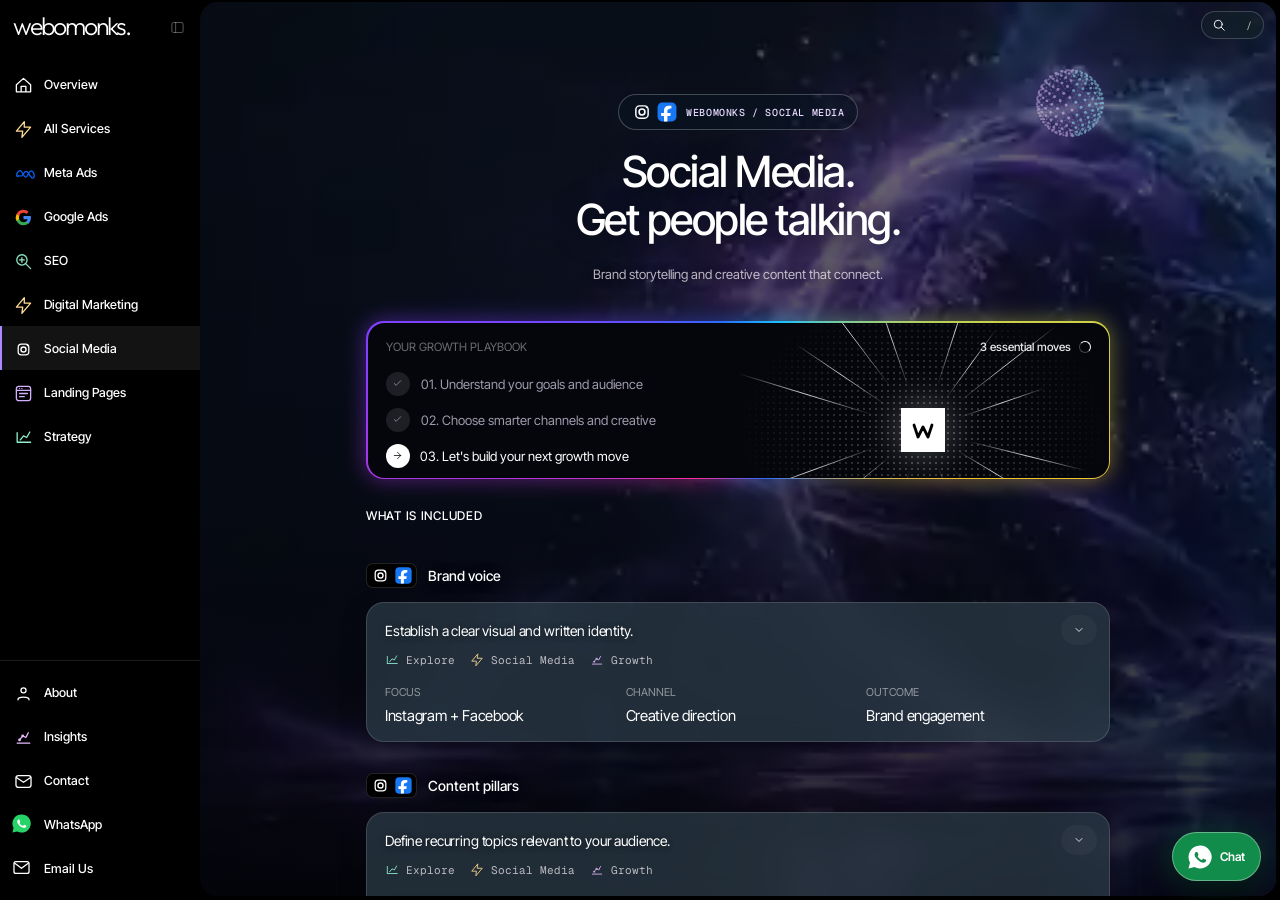
<file: social-media.html>
<!doctype html><html lang="en"><head><meta charset="utf-8"><meta name="viewport" content="width=device-width,initial-scale=1,viewport-fit=cover"><meta name="theme-color" content="#000000"><meta name="description" content="Build social media content that people want to follow."><meta property="og:title" content="Social Media | WEBOMONKS"><meta property="og:description" content="Build social media content that people want to follow."><meta property="og:type" content="website"><meta property="og:url" content="https://webomonks.com/social-media.html"><link rel="canonical" href="https://webomonks.com/social-media.html"><title>Social Media | WEBOMONKS — Digital Growth Studio</title><link rel="preconnect" href="https://fonts.googleapis.com"><link rel="preconnect" href="https://fonts.gstatic.com" crossorigin><link href="https://fonts.googleapis.com/css2?family=Geist+Mono:wght@400;500&family=Inter+Tight:wght@400;500;600&family=Outfit:wght@300;400&display=swap" rel="stylesheet"><link rel="stylesheet" href="assets/wafer-theme.css"><script src="assets/wafer-theme.js" defer></script><link rel="icon" type="image/svg+xml" href="/favicon.svg"><meta name="twitter:card" content="summary_large_image"><meta property="og:image" content="https://d8j0ntlcm91z4.cloudfront.net/user_38xzZboKViGWJOttwIXH07lWA1P/hf_20261008_132124_50d78eac-e46e-49d5-a59b-de71f535c38d.png"><meta property="og:image:alt" content="WEBOMONKS cinematic digital growth studio"><meta name="twitter:image" content="https://d8j0ntlcm91z4.cloudfront.net/user_38xzZboKViGWJOttwIXH07lWA1P/hf_20261008_132124_50d78eac-e46e-49d5-a59b-de71f535c38d.png"><script type="application/ld+json">{"@context":"https://schema.org","@graph":[{"@type":"Organization","@id":"https://webomonks.com/#organization","name":"WEBOMONKS","url":"https://webomonks.com/","email":"Webomonks0@gmail.com","telephone":"+91 7088855556","logo":"https://webomonks.com/favicon.svg","contactPoint":{"@type":"ContactPoint","contactType":"customer service","email":"Webomonks0@gmail.com","telephone":"+91 7088855556","availableLanguage":["English","Hindi"]}},{"@type":"WebPage","@id":"https://webomonks.com/social-media.html#webpage","url":"https://webomonks.com/social-media.html","name":"Social Media | WEBOMONKS — Digital Growth Studio","description":"Build social media content that people want to follow.","isPartOf":{"@id":"https://webomonks.com/#website"}},{"@type":"WebSite","@id":"https://webomonks.com/#website","url":"https://webomonks.com/","name":"WEBOMONKS","publisher":{"@id":"https://webomonks.com/#organization"}}]}</script><noscript><style>.auth{display:none!important}.app{opacity:1!important;visibility:visible!important}.rise{opacity:1!important;transform:none!important;filter:none!important}.side{opacity:1!important}</style></noscript></head><body data-page="social-media" data-title="Social Media"><a class="wm-skip-link" href="#scroll">Skip to main content</a><div class="app on" id="app" aria-hidden="false"><aside class="side" id="sidebar" aria-label="WEBOMONKS navigation"><div class="side-top"><a class="wordmark" href="index.html" aria-label="WEBOMONKS home">webomonks.</a><button type="button" class="collapse" id="collapse" aria-label="Collapse sidebar"><svg viewBox="0 0 24 24" xmlns="http://www.w3.org/2000/svg" fill="none" stroke="currentColor" stroke-width="1.65" stroke-linecap="round" stroke-linejoin="round" aria-hidden="true"><rect x="3" y="4" width="18" height="16" rx="3"/><path d="M9 4v16"/></svg></button><button class="mini-open" type="button" id="expand" aria-label="Expand sidebar"><svg width="17" height="17" viewBox="0 0 24 24"><path d="M3 7 7 19 12 9 17 19 21 7" fill="none" stroke="currentColor" stroke-width="2.8" stroke-linecap="round" stroke-linejoin="round"/></svg></button></div><nav id="navMain" aria-label="Services and pages"><a class="nav-link" href="index.html"><span class="side-icon"><span class="brand-mark"><svg viewBox="0 0 24 24" xmlns="http://www.w3.org/2000/svg" fill="none" stroke="currentColor" stroke-width="1.65" stroke-linecap="round" stroke-linejoin="round" aria-hidden="true"><path d="m3 11 9-8 9 8v9H3v-9M9 20v-7h6v7"/></svg></span></span><span class="side-label">Overview</span></a><a class="nav-link" href="services.html"><span class="side-icon"><span class="brand-mark"><svg viewBox="0 0 24 24" xmlns="http://www.w3.org/2000/svg" fill="none" stroke="#ffdd91" stroke-width="1.65" stroke-linecap="round" stroke-linejoin="round" aria-hidden="true"><path d="m13 2-10 12h8l-1 8 11-13h-8z"/></svg></span></span><span class="side-label">All Services</span></a><a class="nav-link" href="meta-ads.html"><span class="side-icon"><span class="brand-cluster"><span class="brand-mark"><svg xmlns="http://www.w3.org/2000/svg" viewBox="0 0 48 24" aria-hidden="true"><path fill="none" stroke="#0866FF" stroke-width="3.1" stroke-linecap="round" d="M5.5 17.8C3.9 20.3 1.8 20.1 1.7 17c0-6 4.8-12.4 8.4-12.4 6.3 0 9 16.8 14.7 16.8 4.9 0 7.2-15.6 13.2-16 3.7-.2 8.1 5.7 8.1 11.9 0 4.1-1.3 6.7-4.5 6.7-5.1 0-9.4-17.5-16.3-17.5-4.2 0-7.1 7.3-10.3 11.8Z"/></svg></span><span class="brand-mark"><svg xmlns="http://www.w3.org/2000/svg" viewBox="0 0 24 24" aria-hidden="true"><defs><linearGradient id="wmIG" x1="0" y1="1" x2="1" y2="0"><stop stop-color="#FFDD55"/><stop offset=".28" stop-color="#FF543E"/><stop offset=".55" stop-color="#C837AB"/><stop offset="1" stop-color="#5655CE"/></linearGradient></defs><rect x="2.3" y="2.3" width="19.4" height="19.4" rx="6.1" fill="url(#wmIG)"/><rect x="5.3" y="5.3" width="13.4" height="13.4" rx="4" fill="none" stroke="#fff" stroke-width="1.6"/><circle cx="12" cy="12" r="3.2" fill="none" stroke="#fff" stroke-width="1.7"/><circle cx="17.1" cy="6.9" r="1.1" fill="#fff"/></svg></span></span></span><span class="side-label">Meta Ads</span></a><a class="nav-link" href="google-ads.html"><span class="side-icon"><span class="brand-mark"><svg xmlns="http://www.w3.org/2000/svg" viewBox="0 0 24 24" aria-hidden="true"><path fill="#4285F4" d="M21.35 12.24c0-.7-.06-1.4-.18-2.07H12v3.91h5.24a4.5 4.5 0 0 1-1.95 2.95v2.46h3.18c1.87-1.72 2.88-4.26 2.88-7.25Z"/><path fill="#34A853" d="M12 21.75a9.74 9.74 0 0 0 6.47-2.36l-3.18-2.46c-.88.6-2 .96-3.29.96a5.78 5.78 0 0 1-5.43-4h-3.3v2.55A9.76 9.76 0 0 0 12 21.75Z"/><path fill="#FBBC05" d="M6.57 13.89a5.88 5.88 0 0 1 0-3.78V7.56h-3.3a9.74 9.74 0 0 0 0 8.88l3.3-2.55Z"/><path fill="#EA4335" d="M12 6.11c1.41 0 2.66.49 3.66 1.43l2.75-2.75A9.42 9.42 0 0 0 12 2.25a9.76 9.76 0 0 0-8.73 5.31l3.3 2.55a5.78 5.78 0 0 1 5.43-4Z"/></svg></span></span><span class="side-label">Google Ads</span></a><a class="nav-link" href="seo.html"><span class="side-icon"><span class="brand-mark"><svg viewBox="0 0 24 24" xmlns="http://www.w3.org/2000/svg" fill="none" stroke="#8fe5c3" stroke-width="1.65" stroke-linecap="round" stroke-linejoin="round" aria-hidden="true"><circle cx="10" cy="10" r="6.5"/><path d="m15 15 6 6M7 10h6m-3-3v6"/></svg></span></span><span class="side-label">SEO</span></a><a class="nav-link" href="digital-marketing.html"><span class="side-icon"><span class="brand-mark"><svg viewBox="0 0 24 24" xmlns="http://www.w3.org/2000/svg" fill="none" stroke="#ffdd91" stroke-width="1.65" stroke-linecap="round" stroke-linejoin="round" aria-hidden="true"><path d="m13 2-10 12h8l-1 8 11-13h-8z"/></svg></span></span><span class="side-label">Digital Marketing</span></a><a class="nav-link active" href="social-media.html" aria-current="page"><span class="side-icon"><span class="brand-cluster"><span class="brand-mark"><svg xmlns="http://www.w3.org/2000/svg" viewBox="0 0 24 24" aria-hidden="true"><defs><linearGradient id="wmIG" x1="0" y1="1" x2="1" y2="0"><stop stop-color="#FFDD55"/><stop offset=".28" stop-color="#FF543E"/><stop offset=".55" stop-color="#C837AB"/><stop offset="1" stop-color="#5655CE"/></linearGradient></defs><rect x="2.3" y="2.3" width="19.4" height="19.4" rx="6.1" fill="url(#wmIG)"/><rect x="5.3" y="5.3" width="13.4" height="13.4" rx="4" fill="none" stroke="#fff" stroke-width="1.6"/><circle cx="12" cy="12" r="3.2" fill="none" stroke="#fff" stroke-width="1.7"/><circle cx="17.1" cy="6.9" r="1.1" fill="#fff"/></svg></span><span class="brand-mark"><svg xmlns="http://www.w3.org/2000/svg" viewBox="0 0 24 24" aria-hidden="true"><rect x="1.7" y="1.7" width="20.6" height="20.6" rx="5" fill="#1877F2"/><path d="M14.8 8.3h2V5.25c-.38-.05-1.58-.14-3.02-.14-3.07 0-5.06 1.85-5.06 5.23v2.62H5.6v3.47h3.12v5.81h3.74v-5.81h3.12l.5-3.47h-3.62v-2.28c0-1 .29-1.68 1.85-1.68h.49Z" fill="#fff"/></svg></span></span></span><span class="side-label">Social Media</span></a><a class="nav-link" href="landing-pages.html"><span class="side-icon"><span class="brand-mark"><svg viewBox="0 0 24 24" xmlns="http://www.w3.org/2000/svg" fill="none" stroke="#d4b0ff" stroke-width="1.65" stroke-linecap="round" stroke-linejoin="round" aria-hidden="true"><rect x="3" y="3" width="18" height="18" rx="3"/><path d="M3 8h18M7 5.5h.01M10 5.5h.01M7 12h10M7 16h6"/></svg></span></span><span class="side-label">Landing Pages</span></a><a class="nav-link" href="strategy.html"><span class="side-icon"><span class="brand-mark"><svg viewBox="0 0 24 24" xmlns="http://www.w3.org/2000/svg" fill="none" stroke="#8ff1d4" stroke-width="1.65" stroke-linecap="round" stroke-linejoin="round" aria-hidden="true"><path d="M4 18V6m0 12h17M8 15l4-5 4 2 4-7"/></svg></span></span><span class="side-label">Strategy</span></a></nav><nav class="side-footer" aria-label="Company pages"><a class="nav-link" href="about.html"><span class="side-icon"><span class="brand-mark"><svg viewBox="0 0 24 24" xmlns="http://www.w3.org/2000/svg" fill="none" stroke="currentColor" stroke-width="1.65" stroke-linecap="round" stroke-linejoin="round" aria-hidden="true"><circle cx="12" cy="8" r="3.2"/><path d="M5 20c0-4.5 14-4.5 14 0"/></svg></span></span><span class="side-label">About</span></a><a class="nav-link" href="insights.html"><span class="side-icon"><span class="brand-mark"><svg viewBox="0 0 24 24" xmlns="http://www.w3.org/2000/svg" fill="none" stroke="#e7b9ff" stroke-width="1.65" stroke-linecap="round" stroke-linejoin="round" aria-hidden="true"><path d="M4 19h16M7 15l4-5 4 2 3-6"/><circle cx="7" cy="15" r="1"/><circle cx="11" cy="10" r="1"/></svg></span></span><span class="side-label">Insights</span></a><a class="nav-link" href="contact.html"><span class="side-icon"><span class="brand-mark"><svg viewBox="0 0 24 24" xmlns="http://www.w3.org/2000/svg" fill="none" stroke="currentColor" stroke-width="1.65" stroke-linecap="round" stroke-linejoin="round" aria-hidden="true"><rect x="2.5" y="4.5" width="19" height="15" rx="3"/><path d="m3 7 9 6 9-6"/></svg></span></span><span class="side-label">Contact</span></a><a class="nav-link wm-wa-nav" href="https://wa.me/917088855556?text=Hello%20WEBOMONKS%2C%20I%20want%20to%20discuss%20a%20project." target="_blank" rel="noopener noreferrer" aria-label="Contact WEBOMONKS on WhatsApp"><span class="side-icon"><svg xmlns="http://www.w3.org/2000/svg" viewBox="0 0 24 24" aria-hidden="true"><path fill="#25D366" d="M12 .5A11.5 11.5 0 0 0 2 17.7L.5 23.5l6-1.5A11.5 11.5 0 1 0 12 .5Z"/><path fill="#fff" d="M17.56 14.59c-.28-.14-1.68-.83-1.94-.92-.26-.1-.45-.14-.64.14-.19.28-.73.92-.9 1.1-.16.19-.33.21-.6.07-.29-.14-1.2-.44-2.29-1.41-.85-.75-1.41-1.68-1.58-1.96-.16-.28-.02-.43.13-.58.13-.13.28-.33.43-.49.14-.16.19-.28.28-.47.1-.19.05-.35-.02-.49-.08-.14-.64-1.54-.88-2.11-.23-.55-.46-.48-.63-.49h-.54c-.19 0-.5.07-.75.35-.26.28-1 1-1 2.37s1.02 2.72 1.16 2.91c.14.19 2 3.05 4.84 4.28.67.29 1.2.46 1.61.59.68.22 1.3.19 1.79.12.54-.08 1.68-.69 1.92-1.35.23-.66.23-1.23.16-1.35-.07-.11-.26-.18-.54-.32Z"/></svg></span><span class="side-label">WhatsApp</span></a><a class="nav-link wm-mail-nav" href="mailto:Webomonks0@gmail.com" aria-label="Email WEBOMONKS"><span class="side-icon"><svg xmlns="http://www.w3.org/2000/svg" viewBox="0 0 24 24" fill="none" stroke="currentColor" stroke-width="1.6" stroke-linecap="round" stroke-linejoin="round" aria-hidden="true"><rect x="2.5" y="4.5" width="19" height="15" rx="2.5"/><path d="m3.5 6.5 8.5 6.5 8.5-6.5"/></svg></span><span class="side-label">Email Us</span></a></nav></aside><section class="panel" id="panel" aria-label="WEBOMONKS digital growth dashboard"><video id="skyVideo" crossorigin="anonymous" muted loop playsinline preload="metadata" poster="https://d8j0ntlcm91z4.cloudfront.net/user_38xzZboKViGWJOttwIXH07lWA1P/hf_20261008_132137_6359ecf6-579c-4ff9-9f28-b220076e9195.png"><source src="https://d8j0ntlcm91z4.cloudfront.net/user_38xzZboKViGWJOttwIXH07lWA1P/hf_20261008_132231_6df9b9a8-6975-4855-bdd8-5d72911d6ca5.mp4" type="video/mp4"></video><canvas class="ascii" id="skyAscii" aria-hidden="true"></canvas><button type="button" class="search-pill" id="search" aria-expanded="false" aria-controls="studioSearch" aria-label="Search services"><svg viewBox="0 0 24 24" xmlns="http://www.w3.org/2000/svg" fill="none" stroke="currentColor" stroke-width="1.65" stroke-linecap="round" stroke-linejoin="round" aria-hidden="true"><circle cx="10.7" cy="10.7" r="6.8"/><path d="m16 16 5 5"/></svg><kbd>/</kbd></button><div class="studio-search" id="studioSearch" hidden><label for="studioSearchInput" class="sr-only">Search pages</label><input id="studioSearchInput" type="search" placeholder="Search services, SEO, Google Ads…"><div class="studio-search-results" id="studioSearchResults"></div><small>Press Esc to close · Enter to open a result</small></div><main class="scroller" id="scroll"><div class="column"><header class="hero rise" style="--i:0"><span class="hero-badge"><span class="brand-cluster"><span class="brand-mark"><svg xmlns="http://www.w3.org/2000/svg" viewBox="0 0 24 24" aria-hidden="true"><defs><linearGradient id="wmIG" x1="0" y1="1" x2="1" y2="0"><stop stop-color="#FFDD55"/><stop offset=".28" stop-color="#FF543E"/><stop offset=".55" stop-color="#C837AB"/><stop offset="1" stop-color="#5655CE"/></linearGradient></defs><rect x="2.3" y="2.3" width="19.4" height="19.4" rx="6.1" fill="url(#wmIG)"/><rect x="5.3" y="5.3" width="13.4" height="13.4" rx="4" fill="none" stroke="#fff" stroke-width="1.6"/><circle cx="12" cy="12" r="3.2" fill="none" stroke="#fff" stroke-width="1.7"/><circle cx="17.1" cy="6.9" r="1.1" fill="#fff"/></svg></span><span class="brand-mark"><svg xmlns="http://www.w3.org/2000/svg" viewBox="0 0 24 24" aria-hidden="true"><rect x="1.7" y="1.7" width="20.6" height="20.6" rx="5" fill="#1877F2"/><path d="M14.8 8.3h2V5.25c-.38-.05-1.58-.14-3.02-.14-3.07 0-5.06 1.85-5.06 5.23v2.62H5.6v3.47h3.12v5.81h3.74v-5.81h3.12l.5-3.47h-3.62v-2.28c0-1 .29-1.68 1.85-1.68h.49Z" fill="#fff"/></svg></span></span> WEBOMONKS / SOCIAL MEDIA</span><div class="hero-orbit"><canvas id="scene3d" aria-label="Animated 3D particle sphere"></canvas></div><h1>Social Media. <br>Get people talking.</h1><p>Brand storytelling and creative content that connect.</p></header><div class="get-wrap rise" style="--i:4"><div class="get-inner"><div class="burst" aria-hidden="true"><div class="burst-dots"></div><svg class="burst-rays" viewBox="0 0 400 300" aria-hidden="true"><defs><radialGradient id="rayFade"><stop offset="0%" stop-color="#fff" stop-opacity=".95"/><stop offset="55%" stop-color="#fff" stop-opacity=".45"/><stop offset="100%" stop-color="#fff" stop-opacity="0"/></radialGradient></defs><line x1="222" y1="150" x2="340" y2="150" stroke="url(#rayFade)" stroke-width=".85" style="animation:ray-pulse 4s ease-in-out infinite;animation-delay:0s"/><line x1="221.34650597807192" y1="155.3222817031927" x2="387.2670751712673" y2="196.69092585073588" stroke="url(#rayFade)" stroke-width=".85" style="animation:ray-pulse 4s ease-in-out infinite;animation-delay:0.18s"/><line x1="218.85768061544647" y1="161.3308376480212" x2="325.1464259025084" y2="225.1955589368679" stroke="url(#rayFade)" stroke-width=".85" style="animation:ray-pulse 4s ease-in-out infinite;animation-delay:0.36s"/><line x1="213.54455245716449" y1="167.33623657934788" x2="322.516633589806" y2="306.8141399677377" stroke="url(#rayFade)" stroke-width=".85" style="animation:ray-pulse 4s ease-in-out infinite;animation-delay:0.54s"/><line x1="208.24134505515008" y1="170.39804480046934" x2="256.9402021992186" y2="290.9319458941517" stroke="url(#rayFade)" stroke-width=".85" style="animation:ray-pulse 4s ease-in-out infinite;animation-delay:0.72s"/><line x1="200" y1="172" x2="200" y2="355" stroke="url(#rayFade)" stroke-width=".85" style="animation:ray-pulse 4s ease-in-out infinite;animation-delay:0.8999999999999999s"/><line x1="193.20162612375117" y1="170.92324335849338" x2="151.17531488875832" y2="300.2669295746343" stroke="url(#rayFade)" stroke-width=".85" style="animation:ray-pulse 4s ease-in-out infinite;animation-delay:1.08s"/><line x1="187.6977561236436" y1="168.2388265962109" x2="82.01029736767245" y2="324.9269278091138" stroke="url(#rayFade)" stroke-width=".85" style="animation:ray-pulse 4s ease-in-out infinite;animation-delay:0s"/><line x1="182.90278884794665" y1="163.84504860309642" x2="72.5480623210568" y2="253.2085441321734" stroke="url(#rayFade)" stroke-width=".85" style="animation:ray-pulse 4s ease-in-out infinite;animation-delay:0.18s"/><line x1="179.32676234271003" y1="157.52444315316473" x2="-3.913298710542108" y2="224.21837110167013" stroke="url(#rayFade)" stroke-width=".85" style="animation:ray-pulse 4s ease-in-out infinite;animation-delay:0.36s"/><line x1="178" y1="150" x2="30" y2="150.00000000000003" stroke="url(#rayFade)" stroke-width=".85" style="animation:ray-pulse 4s ease-in-out infinite;animation-delay:0.54s"/><line x1="178.9612953688132" y1="143.5678224960998" x2="-13.25596057975693" y2="84.80110984682979" stroke="url(#rayFade)" stroke-width=".85" style="animation:ray-pulse 4s ease-in-out infinite;animation-delay:0.72s"/><line x1="181.7611734037891" y1="137.6977561236436" x2="54.08938723031264" y2="51.58204898914859" stroke="url(#rayFade)" stroke-width=".85" style="animation:ray-pulse 4s ease-in-out infinite;animation-delay:0.8999999999999999s"/><line x1="186.76006949065493" y1="132.43001877895955" x2="62.18435969818094" y2="-32.88753180083006" stroke="url(#rayFade)" stroke-width=".85" style="animation:ray-pulse 4s ease-in-out infinite;animation-delay:1.08s"/><line x1="192.83750060194257" y1="129.198591336815" x2="140.7465958887975" y2="-22.084380759075657" stroke="url(#rayFade)" stroke-width=".85" style="animation:ray-pulse 4s ease-in-out infinite;animation-delay:0s"/><line x1="200" y1="128" x2="199.99999999999994" y2="-85" stroke="url(#rayFade)" stroke-width=".85" style="animation:ray-pulse 4s ease-in-out infinite;animation-delay:0.18s"/><line x1="206.79837387624883" y1="129.07675664150662" x2="258.0951949424901" y2="-28.798625063488885" stroke="url(#rayFade)" stroke-width=".85" style="animation:ray-pulse 4s ease-in-out infinite;animation-delay:0.36s"/><line x1="212.9312755504344" y1="132.20162612375117" x2="282.87772057323866" y2="35.928603793132396" stroke="url(#rayFade)" stroke-width=".85" style="animation:ray-pulse 4s ease-in-out infinite;animation-delay:0.54s"/><line x1="217.33623657934788" y1="136.45544754283551" x2="352.874086199704" y2="30.561673786822183" stroke="url(#rayFade)" stroke-width=".85" style="animation:ray-pulse 4s ease-in-out infinite;animation-delay:0.72s"/><line x1="220.80140866318496" y1="142.83750060194254" x2="338.99123061309956" y2="102.14148129479784" stroke="url(#rayFade)" stroke-width=".85" style="animation:ray-pulse 4s ease-in-out infinite;animation-delay:0.8999999999999999s"/></svg><div class="burst-tile"><svg viewBox="0 0 24 24"><path d="M3 7 7 19 12 9 17 19 21 7" fill="none" stroke="currentColor" stroke-width="2.8" stroke-linecap="round" stroke-linejoin="round"/></svg></div></div><div class="get-header"><span>YOUR GROWTH PLAYBOOK</span><span class="get-status">3 essential moves <span class="spinner" aria-hidden="true"></span></span></div><ol class="get-list"><li><span class="check-circle"><svg viewBox="0 0 24 24" xmlns="http://www.w3.org/2000/svg" fill="none" stroke="currentColor" stroke-width="1.65" stroke-linecap="round" stroke-linejoin="round" aria-hidden="true"><path d="m5 12 4 4L19 6"/></svg></span><span>01. Understand your goals and audience</span></li><li><span class="check-circle"><svg viewBox="0 0 24 24" xmlns="http://www.w3.org/2000/svg" fill="none" stroke="currentColor" stroke-width="1.65" stroke-linecap="round" stroke-linejoin="round" aria-hidden="true"><path d="m5 12 4 4L19 6"/></svg></span><span>02. Choose smarter channels and creative</span></li><li><a href="contact.html" aria-label="Discuss your growth plan"><span class="check-circle"><svg viewBox="0 0 24 24" xmlns="http://www.w3.org/2000/svg" fill="none" stroke="currentColor" stroke-width="1.65" stroke-linecap="round" stroke-linejoin="round" aria-hidden="true"><path d="M5 12h14m-7-7 7 7-7 7"/></svg></span><span>03. Let's build your next growth move</span><span class="chev"><svg viewBox="0 0 24 24" xmlns="http://www.w3.org/2000/svg" fill="none" stroke="currentColor" stroke-width="1.65" stroke-linecap="round" stroke-linejoin="round" aria-hidden="true"><path d="M5 12h14m-7-7 7 7-7 7"/></svg></span></a></li></ol></div></div><h3 class="subhead rise" style="--i:5">What is included</h3><section class="model-block rise first" style="--i:6" data-service="brand voice"><div class="model-name"><span class="badge"><span class="brand-cluster"><span class="brand-mark"><svg xmlns="http://www.w3.org/2000/svg" viewBox="0 0 24 24" aria-hidden="true"><defs><linearGradient id="wmIG" x1="0" y1="1" x2="1" y2="0"><stop stop-color="#FFDD55"/><stop offset=".28" stop-color="#FF543E"/><stop offset=".55" stop-color="#C837AB"/><stop offset="1" stop-color="#5655CE"/></linearGradient></defs><rect x="2.3" y="2.3" width="19.4" height="19.4" rx="6.1" fill="url(#wmIG)"/><rect x="5.3" y="5.3" width="13.4" height="13.4" rx="4" fill="none" stroke="#fff" stroke-width="1.6"/><circle cx="12" cy="12" r="3.2" fill="none" stroke="#fff" stroke-width="1.7"/><circle cx="17.1" cy="6.9" r="1.1" fill="#fff"/></svg></span><span class="brand-mark"><svg xmlns="http://www.w3.org/2000/svg" viewBox="0 0 24 24" aria-hidden="true"><rect x="1.7" y="1.7" width="20.6" height="20.6" rx="5" fill="#1877F2"/><path d="M14.8 8.3h2V5.25c-.38-.05-1.58-.14-3.02-.14-3.07 0-5.06 1.85-5.06 5.23v2.62H5.6v3.47h3.12v5.81h3.74v-5.81h3.12l.5-3.47h-3.62v-2.28c0-1 .29-1.68 1.85-1.68h.49Z" fill="#fff"/></svg></span></span></span>Brand voice</div><div class="model-card"><button type="button" class="model-summary" aria-expanded="false"><span class="model-desc">Establish a clear visual and written identity.</span><div class="tags"><span class="tag"><svg viewBox="0 0 24 24" xmlns="http://www.w3.org/2000/svg" fill="none" stroke="#8ff1d4" stroke-width="1.65" stroke-linecap="round" stroke-linejoin="round" aria-hidden="true"><path d="M4 18V6m0 12h17M8 15l4-5 4 2 4-7"/></svg>Explore</span><span class="tag"><svg viewBox="0 0 24 24" xmlns="http://www.w3.org/2000/svg" fill="none" stroke="#ffdd91" stroke-width="1.65" stroke-linecap="round" stroke-linejoin="round" aria-hidden="true"><path d="m13 2-10 12h8l-1 8 11-13h-8z"/></svg>Social Media</span><span class="tag"><svg viewBox="0 0 24 24" xmlns="http://www.w3.org/2000/svg" fill="none" stroke="#e7b9ff" stroke-width="1.65" stroke-linecap="round" stroke-linejoin="round" aria-hidden="true"><path d="M4 19h16M7 15l4-5 4 2 3-6"/><circle cx="7" cy="15" r="1"/><circle cx="11" cy="10" r="1"/></svg>Growth</span></div><div class="stats"><div class="stat"><div class="stat-label">FOCUS</div><div class="stat-value">Instagram + Facebook</div></div><div class="stat"><div class="stat-label">CHANNEL</div><div class="stat-value">Creative direction</div></div><div class="stat"><div class="stat-label">OUTCOME</div><div class="stat-value">Brand engagement</div></div></div><span class="toggle-pill" aria-hidden="true"><svg viewBox="0 0 24 24" xmlns="http://www.w3.org/2000/svg" fill="none" stroke="currentColor" stroke-width="1.65" stroke-linecap="round" stroke-linejoin="round" aria-hidden="true"><path d="m6 9 6 6 6-6"/></svg></span></button><div class="expanded"><div class="expanded-clip"><div class="code-box"><h3 class="subhead">What we can help you achieve</h3><p class="detail-intro">Establish a clear visual and written identity.</p><ul class="service-points"><li>Establish a clear visual and written identity.</li></ul><a class="service-action" href="contact.html">Discuss Brand voice ↗</a></div></div></div></div></section><section class="model-block rise" style="--i:7.1" data-service="content pillars"><div class="model-name"><span class="badge"><span class="brand-cluster"><span class="brand-mark"><svg xmlns="http://www.w3.org/2000/svg" viewBox="0 0 24 24" aria-hidden="true"><defs><linearGradient id="wmIG" x1="0" y1="1" x2="1" y2="0"><stop stop-color="#FFDD55"/><stop offset=".28" stop-color="#FF543E"/><stop offset=".55" stop-color="#C837AB"/><stop offset="1" stop-color="#5655CE"/></linearGradient></defs><rect x="2.3" y="2.3" width="19.4" height="19.4" rx="6.1" fill="url(#wmIG)"/><rect x="5.3" y="5.3" width="13.4" height="13.4" rx="4" fill="none" stroke="#fff" stroke-width="1.6"/><circle cx="12" cy="12" r="3.2" fill="none" stroke="#fff" stroke-width="1.7"/><circle cx="17.1" cy="6.9" r="1.1" fill="#fff"/></svg></span><span class="brand-mark"><svg xmlns="http://www.w3.org/2000/svg" viewBox="0 0 24 24" aria-hidden="true"><rect x="1.7" y="1.7" width="20.6" height="20.6" rx="5" fill="#1877F2"/><path d="M14.8 8.3h2V5.25c-.38-.05-1.58-.14-3.02-.14-3.07 0-5.06 1.85-5.06 5.23v2.62H5.6v3.47h3.12v5.81h3.74v-5.81h3.12l.5-3.47h-3.62v-2.28c0-1 .29-1.68 1.85-1.68h.49Z" fill="#fff"/></svg></span></span></span>Content pillars</div><div class="model-card"><button type="button" class="model-summary" aria-expanded="false"><span class="model-desc">Define recurring topics relevant to your audience.</span><div class="tags"><span class="tag"><svg viewBox="0 0 24 24" xmlns="http://www.w3.org/2000/svg" fill="none" stroke="#8ff1d4" stroke-width="1.65" stroke-linecap="round" stroke-linejoin="round" aria-hidden="true"><path d="M4 18V6m0 12h17M8 15l4-5 4 2 4-7"/></svg>Explore</span><span class="tag"><svg viewBox="0 0 24 24" xmlns="http://www.w3.org/2000/svg" fill="none" stroke="#ffdd91" stroke-width="1.65" stroke-linecap="round" stroke-linejoin="round" aria-hidden="true"><path d="m13 2-10 12h8l-1 8 11-13h-8z"/></svg>Social Media</span><span class="tag"><svg viewBox="0 0 24 24" xmlns="http://www.w3.org/2000/svg" fill="none" stroke="#e7b9ff" stroke-width="1.65" stroke-linecap="round" stroke-linejoin="round" aria-hidden="true"><path d="M4 19h16M7 15l4-5 4 2 3-6"/><circle cx="7" cy="15" r="1"/><circle cx="11" cy="10" r="1"/></svg>Growth</span></div><div class="stats"><div class="stat"><div class="stat-label">FOCUS</div><div class="stat-value">Instagram + Facebook</div></div><div class="stat"><div class="stat-label">CHANNEL</div><div class="stat-value">Creative direction</div></div><div class="stat"><div class="stat-label">OUTCOME</div><div class="stat-value">Brand engagement</div></div></div><span class="toggle-pill" aria-hidden="true"><svg viewBox="0 0 24 24" xmlns="http://www.w3.org/2000/svg" fill="none" stroke="currentColor" stroke-width="1.65" stroke-linecap="round" stroke-linejoin="round" aria-hidden="true"><path d="m6 9 6 6 6-6"/></svg></span></button><div class="expanded"><div class="expanded-clip"><div class="code-box"><h3 class="subhead">What we can help you achieve</h3><p class="detail-intro">Define recurring topics relevant to your audience.</p><ul class="service-points"><li>Define recurring topics relevant to your audience.</li></ul><a class="service-action" href="contact.html">Discuss Content pillars ↗</a></div></div></div></div></section><section class="model-block rise" style="--i:8.2" data-service="creative concepts"><div class="model-name"><span class="badge"><span class="brand-cluster"><span class="brand-mark"><svg xmlns="http://www.w3.org/2000/svg" viewBox="0 0 24 24" aria-hidden="true"><defs><linearGradient id="wmIG" x1="0" y1="1" x2="1" y2="0"><stop stop-color="#FFDD55"/><stop offset=".28" stop-color="#FF543E"/><stop offset=".55" stop-color="#C837AB"/><stop offset="1" stop-color="#5655CE"/></linearGradient></defs><rect x="2.3" y="2.3" width="19.4" height="19.4" rx="6.1" fill="url(#wmIG)"/><rect x="5.3" y="5.3" width="13.4" height="13.4" rx="4" fill="none" stroke="#fff" stroke-width="1.6"/><circle cx="12" cy="12" r="3.2" fill="none" stroke="#fff" stroke-width="1.7"/><circle cx="17.1" cy="6.9" r="1.1" fill="#fff"/></svg></span><span class="brand-mark"><svg xmlns="http://www.w3.org/2000/svg" viewBox="0 0 24 24" aria-hidden="true"><rect x="1.7" y="1.7" width="20.6" height="20.6" rx="5" fill="#1877F2"/><path d="M14.8 8.3h2V5.25c-.38-.05-1.58-.14-3.02-.14-3.07 0-5.06 1.85-5.06 5.23v2.62H5.6v3.47h3.12v5.81h3.74v-5.81h3.12l.5-3.47h-3.62v-2.28c0-1 .29-1.68 1.85-1.68h.49Z" fill="#fff"/></svg></span></span></span>Creative concepts</div><div class="model-card"><button type="button" class="model-summary" aria-expanded="false"><span class="model-desc">Design repeatable content directions and formats.</span><div class="tags"><span class="tag"><svg viewBox="0 0 24 24" xmlns="http://www.w3.org/2000/svg" fill="none" stroke="#8ff1d4" stroke-width="1.65" stroke-linecap="round" stroke-linejoin="round" aria-hidden="true"><path d="M4 18V6m0 12h17M8 15l4-5 4 2 4-7"/></svg>Explore</span><span class="tag"><svg viewBox="0 0 24 24" xmlns="http://www.w3.org/2000/svg" fill="none" stroke="#ffdd91" stroke-width="1.65" stroke-linecap="round" stroke-linejoin="round" aria-hidden="true"><path d="m13 2-10 12h8l-1 8 11-13h-8z"/></svg>Social Media</span><span class="tag"><svg viewBox="0 0 24 24" xmlns="http://www.w3.org/2000/svg" fill="none" stroke="#e7b9ff" stroke-width="1.65" stroke-linecap="round" stroke-linejoin="round" aria-hidden="true"><path d="M4 19h16M7 15l4-5 4 2 3-6"/><circle cx="7" cy="15" r="1"/><circle cx="11" cy="10" r="1"/></svg>Growth</span></div><div class="stats"><div class="stat"><div class="stat-label">FOCUS</div><div class="stat-value">Instagram + Facebook</div></div><div class="stat"><div class="stat-label">CHANNEL</div><div class="stat-value">Creative direction</div></div><div class="stat"><div class="stat-label">OUTCOME</div><div class="stat-value">Brand engagement</div></div></div><span class="toggle-pill" aria-hidden="true"><svg viewBox="0 0 24 24" xmlns="http://www.w3.org/2000/svg" fill="none" stroke="currentColor" stroke-width="1.65" stroke-linecap="round" stroke-linejoin="round" aria-hidden="true"><path d="m6 9 6 6 6-6"/></svg></span></button><div class="expanded"><div class="expanded-clip"><div class="code-box"><h3 class="subhead">What we can help you achieve</h3><p class="detail-intro">Design repeatable content directions and formats.</p><ul class="service-points"><li>Design repeatable content directions and formats.</li></ul><a class="service-action" href="contact.html">Discuss Creative concepts ↗</a></div></div></div></div></section><section class="model-block rise" style="--i:9.3" data-service="publishing plan"><div class="model-name"><span class="badge"><span class="brand-cluster"><span class="brand-mark"><svg xmlns="http://www.w3.org/2000/svg" viewBox="0 0 24 24" aria-hidden="true"><defs><linearGradient id="wmIG" x1="0" y1="1" x2="1" y2="0"><stop stop-color="#FFDD55"/><stop offset=".28" stop-color="#FF543E"/><stop offset=".55" stop-color="#C837AB"/><stop offset="1" stop-color="#5655CE"/></linearGradient></defs><rect x="2.3" y="2.3" width="19.4" height="19.4" rx="6.1" fill="url(#wmIG)"/><rect x="5.3" y="5.3" width="13.4" height="13.4" rx="4" fill="none" stroke="#fff" stroke-width="1.6"/><circle cx="12" cy="12" r="3.2" fill="none" stroke="#fff" stroke-width="1.7"/><circle cx="17.1" cy="6.9" r="1.1" fill="#fff"/></svg></span><span class="brand-mark"><svg xmlns="http://www.w3.org/2000/svg" viewBox="0 0 24 24" aria-hidden="true"><rect x="1.7" y="1.7" width="20.6" height="20.6" rx="5" fill="#1877F2"/><path d="M14.8 8.3h2V5.25c-.38-.05-1.58-.14-3.02-.14-3.07 0-5.06 1.85-5.06 5.23v2.62H5.6v3.47h3.12v5.81h3.74v-5.81h3.12l.5-3.47h-3.62v-2.28c0-1 .29-1.68 1.85-1.68h.49Z" fill="#fff"/></svg></span></span></span>Publishing plan</div><div class="model-card"><button type="button" class="model-summary" aria-expanded="false"><span class="model-desc">Organize content around a realistic cadence.</span><div class="tags"><span class="tag"><svg viewBox="0 0 24 24" xmlns="http://www.w3.org/2000/svg" fill="none" stroke="#8ff1d4" stroke-width="1.65" stroke-linecap="round" stroke-linejoin="round" aria-hidden="true"><path d="M4 18V6m0 12h17M8 15l4-5 4 2 4-7"/></svg>Explore</span><span class="tag"><svg viewBox="0 0 24 24" xmlns="http://www.w3.org/2000/svg" fill="none" stroke="#ffdd91" stroke-width="1.65" stroke-linecap="round" stroke-linejoin="round" aria-hidden="true"><path d="m13 2-10 12h8l-1 8 11-13h-8z"/></svg>Social Media</span><span class="tag"><svg viewBox="0 0 24 24" xmlns="http://www.w3.org/2000/svg" fill="none" stroke="#e7b9ff" stroke-width="1.65" stroke-linecap="round" stroke-linejoin="round" aria-hidden="true"><path d="M4 19h16M7 15l4-5 4 2 3-6"/><circle cx="7" cy="15" r="1"/><circle cx="11" cy="10" r="1"/></svg>Growth</span></div><div class="stats"><div class="stat"><div class="stat-label">FOCUS</div><div class="stat-value">Instagram + Facebook</div></div><div class="stat"><div class="stat-label">CHANNEL</div><div class="stat-value">Creative direction</div></div><div class="stat"><div class="stat-label">OUTCOME</div><div class="stat-value">Brand engagement</div></div></div><span class="toggle-pill" aria-hidden="true"><svg viewBox="0 0 24 24" xmlns="http://www.w3.org/2000/svg" fill="none" stroke="currentColor" stroke-width="1.65" stroke-linecap="round" stroke-linejoin="round" aria-hidden="true"><path d="m6 9 6 6 6-6"/></svg></span></button><div class="expanded"><div class="expanded-clip"><div class="code-box"><h3 class="subhead">What we can help you achieve</h3><p class="detail-intro">Organize content around a realistic cadence.</p><ul class="service-points"><li>Organize content around a realistic cadence.</li></ul><a class="service-action" href="contact.html">Discuss Publishing plan ↗</a></div></div></div></div></section><section class="model-block rise" style="--i:10.4" data-service="community approach"><div class="model-name"><span class="badge"><span class="brand-cluster"><span class="brand-mark"><svg xmlns="http://www.w3.org/2000/svg" viewBox="0 0 24 24" aria-hidden="true"><defs><linearGradient id="wmIG" x1="0" y1="1" x2="1" y2="0"><stop stop-color="#FFDD55"/><stop offset=".28" stop-color="#FF543E"/><stop offset=".55" stop-color="#C837AB"/><stop offset="1" stop-color="#5655CE"/></linearGradient></defs><rect x="2.3" y="2.3" width="19.4" height="19.4" rx="6.1" fill="url(#wmIG)"/><rect x="5.3" y="5.3" width="13.4" height="13.4" rx="4" fill="none" stroke="#fff" stroke-width="1.6"/><circle cx="12" cy="12" r="3.2" fill="none" stroke="#fff" stroke-width="1.7"/><circle cx="17.1" cy="6.9" r="1.1" fill="#fff"/></svg></span><span class="brand-mark"><svg xmlns="http://www.w3.org/2000/svg" viewBox="0 0 24 24" aria-hidden="true"><rect x="1.7" y="1.7" width="20.6" height="20.6" rx="5" fill="#1877F2"/><path d="M14.8 8.3h2V5.25c-.38-.05-1.58-.14-3.02-.14-3.07 0-5.06 1.85-5.06 5.23v2.62H5.6v3.47h3.12v5.81h3.74v-5.81h3.12l.5-3.47h-3.62v-2.28c0-1 .29-1.68 1.85-1.68h.49Z" fill="#fff"/></svg></span></span></span>Community approach</div><div class="model-card"><button type="button" class="model-summary" aria-expanded="false"><span class="model-desc">Plan engagement with your audience.</span><div class="tags"><span class="tag"><svg viewBox="0 0 24 24" xmlns="http://www.w3.org/2000/svg" fill="none" stroke="#8ff1d4" stroke-width="1.65" stroke-linecap="round" stroke-linejoin="round" aria-hidden="true"><path d="M4 18V6m0 12h17M8 15l4-5 4 2 4-7"/></svg>Explore</span><span class="tag"><svg viewBox="0 0 24 24" xmlns="http://www.w3.org/2000/svg" fill="none" stroke="#ffdd91" stroke-width="1.65" stroke-linecap="round" stroke-linejoin="round" aria-hidden="true"><path d="m13 2-10 12h8l-1 8 11-13h-8z"/></svg>Social Media</span><span class="tag"><svg viewBox="0 0 24 24" xmlns="http://www.w3.org/2000/svg" fill="none" stroke="#e7b9ff" stroke-width="1.65" stroke-linecap="round" stroke-linejoin="round" aria-hidden="true"><path d="M4 19h16M7 15l4-5 4 2 3-6"/><circle cx="7" cy="15" r="1"/><circle cx="11" cy="10" r="1"/></svg>Growth</span></div><div class="stats"><div class="stat"><div class="stat-label">FOCUS</div><div class="stat-value">Instagram + Facebook</div></div><div class="stat"><div class="stat-label">CHANNEL</div><div class="stat-value">Creative direction</div></div><div class="stat"><div class="stat-label">OUTCOME</div><div class="stat-value">Brand engagement</div></div></div><span class="toggle-pill" aria-hidden="true"><svg viewBox="0 0 24 24" xmlns="http://www.w3.org/2000/svg" fill="none" stroke="currentColor" stroke-width="1.65" stroke-linecap="round" stroke-linejoin="round" aria-hidden="true"><path d="m6 9 6 6 6-6"/></svg></span></button><div class="expanded"><div class="expanded-clip"><div class="code-box"><h3 class="subhead">What we can help you achieve</h3><p class="detail-intro">Plan engagement with your audience.</p><ul class="service-points"><li>Plan engagement with your audience.</li></ul><a class="service-action" href="contact.html">Discuss Community approach ↗</a></div></div></div></div></section><section class="model-block rise" style="--i:11.5" data-service="content measurement"><div class="model-name"><span class="badge"><span class="brand-cluster"><span class="brand-mark"><svg xmlns="http://www.w3.org/2000/svg" viewBox="0 0 24 24" aria-hidden="true"><defs><linearGradient id="wmIG" x1="0" y1="1" x2="1" y2="0"><stop stop-color="#FFDD55"/><stop offset=".28" stop-color="#FF543E"/><stop offset=".55" stop-color="#C837AB"/><stop offset="1" stop-color="#5655CE"/></linearGradient></defs><rect x="2.3" y="2.3" width="19.4" height="19.4" rx="6.1" fill="url(#wmIG)"/><rect x="5.3" y="5.3" width="13.4" height="13.4" rx="4" fill="none" stroke="#fff" stroke-width="1.6"/><circle cx="12" cy="12" r="3.2" fill="none" stroke="#fff" stroke-width="1.7"/><circle cx="17.1" cy="6.9" r="1.1" fill="#fff"/></svg></span><span class="brand-mark"><svg xmlns="http://www.w3.org/2000/svg" viewBox="0 0 24 24" aria-hidden="true"><rect x="1.7" y="1.7" width="20.6" height="20.6" rx="5" fill="#1877F2"/><path d="M14.8 8.3h2V5.25c-.38-.05-1.58-.14-3.02-.14-3.07 0-5.06 1.85-5.06 5.23v2.62H5.6v3.47h3.12v5.81h3.74v-5.81h3.12l.5-3.47h-3.62v-2.28c0-1 .29-1.68 1.85-1.68h.49Z" fill="#fff"/></svg></span></span></span>Content measurement</div><div class="model-card"><button type="button" class="model-summary" aria-expanded="false"><span class="model-desc">Learn which messages resonate and why.</span><div class="tags"><span class="tag"><svg viewBox="0 0 24 24" xmlns="http://www.w3.org/2000/svg" fill="none" stroke="#8ff1d4" stroke-width="1.65" stroke-linecap="round" stroke-linejoin="round" aria-hidden="true"><path d="M4 18V6m0 12h17M8 15l4-5 4 2 4-7"/></svg>Explore</span><span class="tag"><svg viewBox="0 0 24 24" xmlns="http://www.w3.org/2000/svg" fill="none" stroke="#ffdd91" stroke-width="1.65" stroke-linecap="round" stroke-linejoin="round" aria-hidden="true"><path d="m13 2-10 12h8l-1 8 11-13h-8z"/></svg>Social Media</span><span class="tag"><svg viewBox="0 0 24 24" xmlns="http://www.w3.org/2000/svg" fill="none" stroke="#e7b9ff" stroke-width="1.65" stroke-linecap="round" stroke-linejoin="round" aria-hidden="true"><path d="M4 19h16M7 15l4-5 4 2 3-6"/><circle cx="7" cy="15" r="1"/><circle cx="11" cy="10" r="1"/></svg>Growth</span></div><div class="stats"><div class="stat"><div class="stat-label">FOCUS</div><div class="stat-value">Instagram + Facebook</div></div><div class="stat"><div class="stat-label">CHANNEL</div><div class="stat-value">Creative direction</div></div><div class="stat"><div class="stat-label">OUTCOME</div><div class="stat-value">Brand engagement</div></div></div><span class="toggle-pill" aria-hidden="true"><svg viewBox="0 0 24 24" xmlns="http://www.w3.org/2000/svg" fill="none" stroke="currentColor" stroke-width="1.65" stroke-linecap="round" stroke-linejoin="round" aria-hidden="true"><path d="m6 9 6 6 6-6"/></svg></span></button><div class="expanded"><div class="expanded-clip"><div class="code-box"><h3 class="subhead">What we can help you achieve</h3><p class="detail-intro">Learn which messages resonate and why.</p><ul class="service-points"><li>Learn which messages resonate and why.</li></ul><a class="service-action" href="contact.html">Discuss Content measurement ↗</a></div></div></div></div></section><h3 class="subhead rise" style="--i:11">A simple approach</h3><div class="model-block rise" style="--i:11.5"><div class="model-name"><span class="badge"><svg viewBox="0 0 24 24" xmlns="http://www.w3.org/2000/svg" fill="none" stroke="currentColor" stroke-width="1.65" stroke-linecap="round" stroke-linejoin="round" aria-hidden="true"><path d="m5 12 4 4 8-8"/></svg></span>Define</div><div class="model-card"><div class="model-summary"><div class="model-desc">Clarify audience, brand voice and pillars.</div></div></div></div><div class="model-block rise" style="--i:12"><div class="model-name"><span class="badge"><svg viewBox="0 0 24 24" xmlns="http://www.w3.org/2000/svg" fill="none" stroke="currentColor" stroke-width="1.65" stroke-linecap="round" stroke-linejoin="round" aria-hidden="true"><path d="m5 12 4 4 8-8"/></svg></span>Create</div><div class="model-card"><div class="model-summary"><div class="model-desc">Plan formats and content concepts.</div></div></div></div><div class="model-block rise" style="--i:12.5"><div class="model-name"><span class="badge"><svg viewBox="0 0 24 24" xmlns="http://www.w3.org/2000/svg" fill="none" stroke="currentColor" stroke-width="1.65" stroke-linecap="round" stroke-linejoin="round" aria-hidden="true"><path d="m5 12 4 4 8-8"/></svg></span>Evolve</div><div class="model-card"><div class="model-summary"><div class="model-desc">Review engagement and adjust the content mix.</div></div></div></div><h3 class="subhead rise" style="--i:11">Frequently asked questions</h3><div class="wm-faq rise" style="--i:12"><details><summary>Is social media management different from Meta Ads?</summary><p>Yes. Social media focuses on organic presence and community; Meta Ads is paid distribution. They can work together.</p></details><details><summary>Do you create a content calendar?</summary><p>A content calendar can be part of the engagement, adapted to your resources and goals.</p></details><details><summary>Which platforms should we use?</summary><p>The right platform depends on where your customers actually spend their time.</p></details></div><div class="closing rise" style="--i:13"><h3>Let's make your next move matter.</h3><p>From Meta and Google Ads to SEO, social content and better landing pages—we'd love to hear what you're building.</p><a href="contact.html">Start a Project ↗</a> <a class="wm-closing-whatsapp" href="https://wa.me/917088855556?text=Hello%20WEBOMONKS%2C%20I%20want%20to%20discuss%20a%20project." target="_blank" rel="noopener noreferrer"><svg xmlns="http://www.w3.org/2000/svg" viewBox="0 0 24 24" aria-hidden="true"><path fill="#25D366" d="M12 .5A11.5 11.5 0 0 0 2 17.7L.5 23.5l6-1.5A11.5 11.5 0 1 0 12 .5Z"/><path fill="#fff" d="M17.56 14.59c-.28-.14-1.68-.83-1.94-.92-.26-.1-.45-.14-.64.14-.19.28-.73.92-.9 1.1-.16.19-.33.21-.6.07-.29-.14-1.2-.44-2.29-1.41-.85-.75-1.41-1.68-1.58-1.96-.16-.28-.02-.43.13-.58.13-.13.28-.33.43-.49.14-.16.19-.28.28-.47.1-.19.05-.35-.02-.49-.08-.14-.64-1.54-.88-2.11-.23-.55-.46-.48-.63-.49h-.54c-.19 0-.5.07-.75.35-.26.28-1 1-1 2.37s1.02 2.72 1.16 2.91c.14.19 2 3.05 4.84 4.28.67.29 1.2.46 1.61.59.68.22 1.3.19 1.79.12.54-.08 1.68-.69 1.92-1.35.23-.66.23-1.23.16-1.35-.07-.11-.26-.18-.54-.32Z"/></svg> WhatsApp Us</a></div><div class="studio-footnote"><span>© 2026 WEBOMONKS · Digital Growth Studio</span><nav aria-label="Footer"><a href="index.html">Home</a><a href="contact.html">Contact</a><a href="privacy.html">Privacy</a></nav></div></div></main></section></div><a class="wm-floating-wa" href="https://wa.me/917088855556?text=Hello%20WEBOMONKS%2C%20I%20would%20like%20to%20discuss%20my%20project." target="_blank" rel="noopener noreferrer" aria-label="Chat with WEBOMONKS on WhatsApp"><svg viewBox="0 0 24 24" aria-hidden="true" xmlns="http://www.w3.org/2000/svg"><path fill="#fff" d="M12 .5A11.5 11.5 0 0 0 2 17.7L.5 23.5l6-1.5A11.5 11.5 0 1 0 12 .5Z"/><path fill="#128C4A" d="M17.56 14.59c-.28-.14-1.68-.83-1.94-.92-.26-.1-.45-.14-.64.14-.19.28-.73.92-.9 1.1-.16.19-.33.21-.6.07-.29-.14-1.2-.44-2.29-1.41-.85-.75-1.41-1.68-1.58-1.96-.16-.28-.02-.43.13-.58.13-.13.28-.33.43-.49.14-.16.19-.28.28-.47.1-.19.05-.35-.02-.49-.08-.14-.64-1.54-.88-2.11-.23-.55-.46-.48-.63-.49h-.54c-.19 0-.5.07-.75.35-.26.28-1 1-1 2.37s1.02 2.72 1.16 2.91c.14.19 2 3.05 4.84 4.28.67.29 1.2.46 1.61.59.68.22 1.3.19 1.79.12.54-.08 1.68-.69 1.92-1.35.23-.66.23-1.23.16-1.35-.07-.11-.26-.18-.54-.32Z"/></svg><span>Chat</span></a></body></html>
</file>
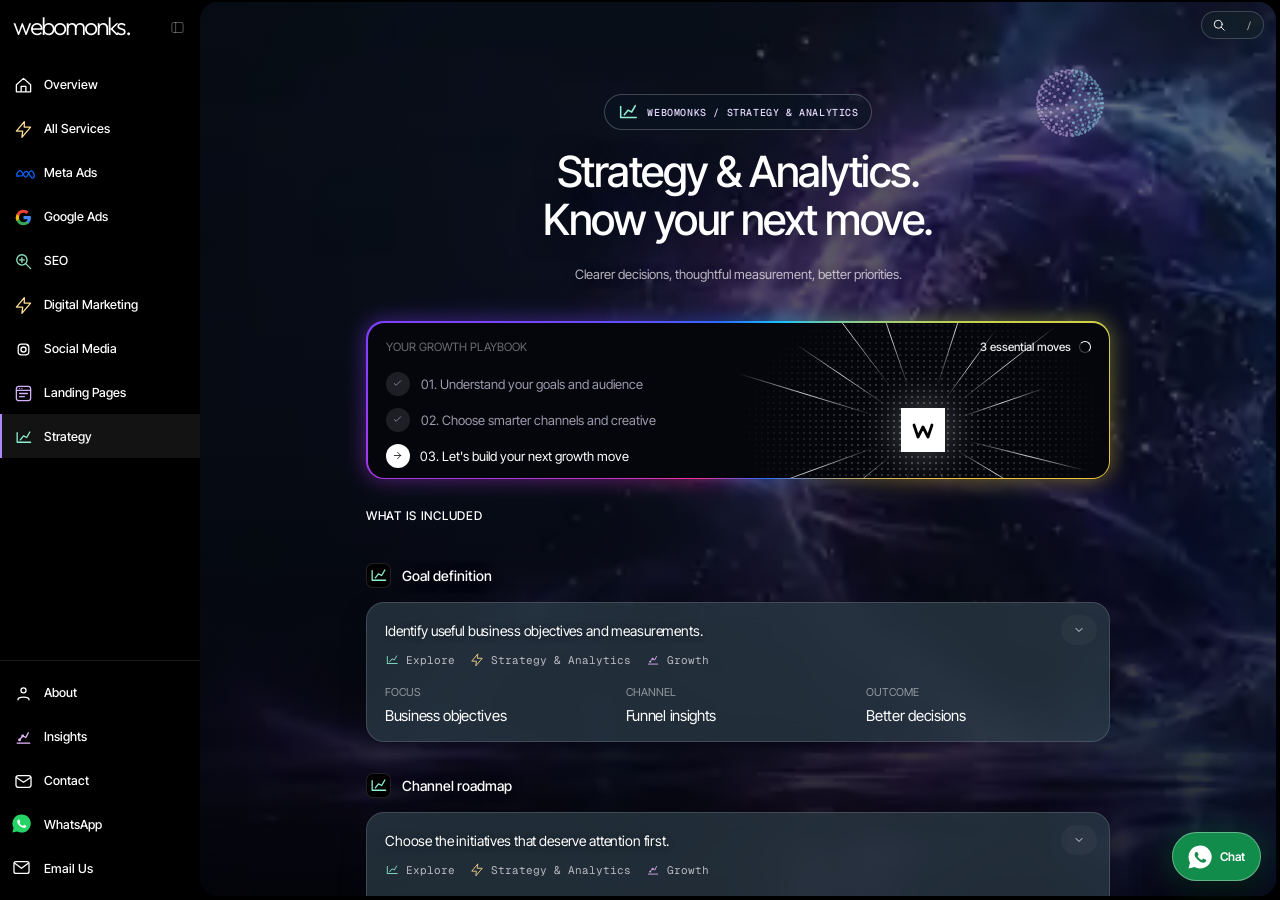
<file: strategy.html>
<!doctype html><html lang="en"><head><meta charset="utf-8"><meta name="viewport" content="width=device-width,initial-scale=1,viewport-fit=cover"><meta name="theme-color" content="#000000"><meta name="description" content="Analytics and digital strategy grounded in the right business outcomes."><meta property="og:title" content="Strategy &amp; Analytics | WEBOMONKS"><meta property="og:description" content="Analytics and digital strategy grounded in the right business outcomes."><meta property="og:type" content="website"><meta property="og:url" content="https://webomonks.com/strategy.html"><link rel="canonical" href="https://webomonks.com/strategy.html"><title>Strategy &amp; Analytics | WEBOMONKS — Digital Growth Studio</title><link rel="preconnect" href="https://fonts.googleapis.com"><link rel="preconnect" href="https://fonts.gstatic.com" crossorigin><link href="https://fonts.googleapis.com/css2?family=Geist+Mono:wght@400;500&family=Inter+Tight:wght@400;500;600&family=Outfit:wght@300;400&display=swap" rel="stylesheet"><link rel="stylesheet" href="assets/wafer-theme.css"><script src="assets/wafer-theme.js" defer></script><link rel="icon" type="image/svg+xml" href="/favicon.svg"><meta name="twitter:card" content="summary_large_image"><meta property="og:image" content="https://d8j0ntlcm91z4.cloudfront.net/user_38xzZboKViGWJOttwIXH07lWA1P/hf_20261008_132124_50d78eac-e46e-49d5-a59b-de71f535c38d.png"><meta property="og:image:alt" content="WEBOMONKS cinematic digital growth studio"><meta name="twitter:image" content="https://d8j0ntlcm91z4.cloudfront.net/user_38xzZboKViGWJOttwIXH07lWA1P/hf_20261008_132124_50d78eac-e46e-49d5-a59b-de71f535c38d.png"><script type="application/ld+json">{"@context":"https://schema.org","@graph":[{"@type":"Organization","@id":"https://webomonks.com/#organization","name":"WEBOMONKS","url":"https://webomonks.com/","email":"Webomonks0@gmail.com","telephone":"+91 7088855556","logo":"https://webomonks.com/favicon.svg","contactPoint":{"@type":"ContactPoint","contactType":"customer service","email":"Webomonks0@gmail.com","telephone":"+91 7088855556","availableLanguage":["English","Hindi"]}},{"@type":"WebPage","@id":"https://webomonks.com/strategy.html#webpage","url":"https://webomonks.com/strategy.html","name":"Strategy &amp; Analytics | WEBOMONKS — Digital Growth Studio","description":"Analytics and digital strategy grounded in the right business outcomes.","isPartOf":{"@id":"https://webomonks.com/#website"}},{"@type":"WebSite","@id":"https://webomonks.com/#website","url":"https://webomonks.com/","name":"WEBOMONKS","publisher":{"@id":"https://webomonks.com/#organization"}}]}</script><noscript><style>.auth{display:none!important}.app{opacity:1!important;visibility:visible!important}.rise{opacity:1!important;transform:none!important;filter:none!important}.side{opacity:1!important}</style></noscript></head><body data-page="strategy" data-title="Strategy &amp; Analytics"><a class="wm-skip-link" href="#scroll">Skip to main content</a><div class="app on" id="app" aria-hidden="false"><aside class="side" id="sidebar" aria-label="WEBOMONKS navigation"><div class="side-top"><a class="wordmark" href="index.html" aria-label="WEBOMONKS home">webomonks.</a><button type="button" class="collapse" id="collapse" aria-label="Collapse sidebar"><svg viewBox="0 0 24 24" xmlns="http://www.w3.org/2000/svg" fill="none" stroke="currentColor" stroke-width="1.65" stroke-linecap="round" stroke-linejoin="round" aria-hidden="true"><rect x="3" y="4" width="18" height="16" rx="3"/><path d="M9 4v16"/></svg></button><button class="mini-open" type="button" id="expand" aria-label="Expand sidebar"><svg width="17" height="17" viewBox="0 0 24 24"><path d="M3 7 7 19 12 9 17 19 21 7" fill="none" stroke="currentColor" stroke-width="2.8" stroke-linecap="round" stroke-linejoin="round"/></svg></button></div><nav id="navMain" aria-label="Services and pages"><a class="nav-link" href="index.html"><span class="side-icon"><span class="brand-mark"><svg viewBox="0 0 24 24" xmlns="http://www.w3.org/2000/svg" fill="none" stroke="currentColor" stroke-width="1.65" stroke-linecap="round" stroke-linejoin="round" aria-hidden="true"><path d="m3 11 9-8 9 8v9H3v-9M9 20v-7h6v7"/></svg></span></span><span class="side-label">Overview</span></a><a class="nav-link" href="services.html"><span class="side-icon"><span class="brand-mark"><svg viewBox="0 0 24 24" xmlns="http://www.w3.org/2000/svg" fill="none" stroke="#ffdd91" stroke-width="1.65" stroke-linecap="round" stroke-linejoin="round" aria-hidden="true"><path d="m13 2-10 12h8l-1 8 11-13h-8z"/></svg></span></span><span class="side-label">All Services</span></a><a class="nav-link" href="meta-ads.html"><span class="side-icon"><span class="brand-cluster"><span class="brand-mark"><svg xmlns="http://www.w3.org/2000/svg" viewBox="0 0 48 24" aria-hidden="true"><path fill="none" stroke="#0866FF" stroke-width="3.1" stroke-linecap="round" d="M5.5 17.8C3.9 20.3 1.8 20.1 1.7 17c0-6 4.8-12.4 8.4-12.4 6.3 0 9 16.8 14.7 16.8 4.9 0 7.2-15.6 13.2-16 3.7-.2 8.1 5.7 8.1 11.9 0 4.1-1.3 6.7-4.5 6.7-5.1 0-9.4-17.5-16.3-17.5-4.2 0-7.1 7.3-10.3 11.8Z"/></svg></span><span class="brand-mark"><svg xmlns="http://www.w3.org/2000/svg" viewBox="0 0 24 24" aria-hidden="true"><defs><linearGradient id="wmIG" x1="0" y1="1" x2="1" y2="0"><stop stop-color="#FFDD55"/><stop offset=".28" stop-color="#FF543E"/><stop offset=".55" stop-color="#C837AB"/><stop offset="1" stop-color="#5655CE"/></linearGradient></defs><rect x="2.3" y="2.3" width="19.4" height="19.4" rx="6.1" fill="url(#wmIG)"/><rect x="5.3" y="5.3" width="13.4" height="13.4" rx="4" fill="none" stroke="#fff" stroke-width="1.6"/><circle cx="12" cy="12" r="3.2" fill="none" stroke="#fff" stroke-width="1.7"/><circle cx="17.1" cy="6.9" r="1.1" fill="#fff"/></svg></span></span></span><span class="side-label">Meta Ads</span></a><a class="nav-link" href="google-ads.html"><span class="side-icon"><span class="brand-mark"><svg xmlns="http://www.w3.org/2000/svg" viewBox="0 0 24 24" aria-hidden="true"><path fill="#4285F4" d="M21.35 12.24c0-.7-.06-1.4-.18-2.07H12v3.91h5.24a4.5 4.5 0 0 1-1.95 2.95v2.46h3.18c1.87-1.72 2.88-4.26 2.88-7.25Z"/><path fill="#34A853" d="M12 21.75a9.74 9.74 0 0 0 6.47-2.36l-3.18-2.46c-.88.6-2 .96-3.29.96a5.78 5.78 0 0 1-5.43-4h-3.3v2.55A9.76 9.76 0 0 0 12 21.75Z"/><path fill="#FBBC05" d="M6.57 13.89a5.88 5.88 0 0 1 0-3.78V7.56h-3.3a9.74 9.74 0 0 0 0 8.88l3.3-2.55Z"/><path fill="#EA4335" d="M12 6.11c1.41 0 2.66.49 3.66 1.43l2.75-2.75A9.42 9.42 0 0 0 12 2.25a9.76 9.76 0 0 0-8.73 5.31l3.3 2.55a5.78 5.78 0 0 1 5.43-4Z"/></svg></span></span><span class="side-label">Google Ads</span></a><a class="nav-link" href="seo.html"><span class="side-icon"><span class="brand-mark"><svg viewBox="0 0 24 24" xmlns="http://www.w3.org/2000/svg" fill="none" stroke="#8fe5c3" stroke-width="1.65" stroke-linecap="round" stroke-linejoin="round" aria-hidden="true"><circle cx="10" cy="10" r="6.5"/><path d="m15 15 6 6M7 10h6m-3-3v6"/></svg></span></span><span class="side-label">SEO</span></a><a class="nav-link" href="digital-marketing.html"><span class="side-icon"><span class="brand-mark"><svg viewBox="0 0 24 24" xmlns="http://www.w3.org/2000/svg" fill="none" stroke="#ffdd91" stroke-width="1.65" stroke-linecap="round" stroke-linejoin="round" aria-hidden="true"><path d="m13 2-10 12h8l-1 8 11-13h-8z"/></svg></span></span><span class="side-label">Digital Marketing</span></a><a class="nav-link" href="social-media.html"><span class="side-icon"><span class="brand-cluster"><span class="brand-mark"><svg xmlns="http://www.w3.org/2000/svg" viewBox="0 0 24 24" aria-hidden="true"><defs><linearGradient id="wmIG" x1="0" y1="1" x2="1" y2="0"><stop stop-color="#FFDD55"/><stop offset=".28" stop-color="#FF543E"/><stop offset=".55" stop-color="#C837AB"/><stop offset="1" stop-color="#5655CE"/></linearGradient></defs><rect x="2.3" y="2.3" width="19.4" height="19.4" rx="6.1" fill="url(#wmIG)"/><rect x="5.3" y="5.3" width="13.4" height="13.4" rx="4" fill="none" stroke="#fff" stroke-width="1.6"/><circle cx="12" cy="12" r="3.2" fill="none" stroke="#fff" stroke-width="1.7"/><circle cx="17.1" cy="6.9" r="1.1" fill="#fff"/></svg></span><span class="brand-mark"><svg xmlns="http://www.w3.org/2000/svg" viewBox="0 0 24 24" aria-hidden="true"><rect x="1.7" y="1.7" width="20.6" height="20.6" rx="5" fill="#1877F2"/><path d="M14.8 8.3h2V5.25c-.38-.05-1.58-.14-3.02-.14-3.07 0-5.06 1.85-5.06 5.23v2.62H5.6v3.47h3.12v5.81h3.74v-5.81h3.12l.5-3.47h-3.62v-2.28c0-1 .29-1.68 1.85-1.68h.49Z" fill="#fff"/></svg></span></span></span><span class="side-label">Social Media</span></a><a class="nav-link" href="landing-pages.html"><span class="side-icon"><span class="brand-mark"><svg viewBox="0 0 24 24" xmlns="http://www.w3.org/2000/svg" fill="none" stroke="#d4b0ff" stroke-width="1.65" stroke-linecap="round" stroke-linejoin="round" aria-hidden="true"><rect x="3" y="3" width="18" height="18" rx="3"/><path d="M3 8h18M7 5.5h.01M10 5.5h.01M7 12h10M7 16h6"/></svg></span></span><span class="side-label">Landing Pages</span></a><a class="nav-link active" href="strategy.html" aria-current="page"><span class="side-icon"><span class="brand-mark"><svg viewBox="0 0 24 24" xmlns="http://www.w3.org/2000/svg" fill="none" stroke="#8ff1d4" stroke-width="1.65" stroke-linecap="round" stroke-linejoin="round" aria-hidden="true"><path d="M4 18V6m0 12h17M8 15l4-5 4 2 4-7"/></svg></span></span><span class="side-label">Strategy</span></a></nav><nav class="side-footer" aria-label="Company pages"><a class="nav-link" href="about.html"><span class="side-icon"><span class="brand-mark"><svg viewBox="0 0 24 24" xmlns="http://www.w3.org/2000/svg" fill="none" stroke="currentColor" stroke-width="1.65" stroke-linecap="round" stroke-linejoin="round" aria-hidden="true"><circle cx="12" cy="8" r="3.2"/><path d="M5 20c0-4.5 14-4.5 14 0"/></svg></span></span><span class="side-label">About</span></a><a class="nav-link" href="insights.html"><span class="side-icon"><span class="brand-mark"><svg viewBox="0 0 24 24" xmlns="http://www.w3.org/2000/svg" fill="none" stroke="#e7b9ff" stroke-width="1.65" stroke-linecap="round" stroke-linejoin="round" aria-hidden="true"><path d="M4 19h16M7 15l4-5 4 2 3-6"/><circle cx="7" cy="15" r="1"/><circle cx="11" cy="10" r="1"/></svg></span></span><span class="side-label">Insights</span></a><a class="nav-link" href="contact.html"><span class="side-icon"><span class="brand-mark"><svg viewBox="0 0 24 24" xmlns="http://www.w3.org/2000/svg" fill="none" stroke="currentColor" stroke-width="1.65" stroke-linecap="round" stroke-linejoin="round" aria-hidden="true"><rect x="2.5" y="4.5" width="19" height="15" rx="3"/><path d="m3 7 9 6 9-6"/></svg></span></span><span class="side-label">Contact</span></a><a class="nav-link wm-wa-nav" href="https://wa.me/917088855556?text=Hello%20WEBOMONKS%2C%20I%20want%20to%20discuss%20a%20project." target="_blank" rel="noopener noreferrer" aria-label="Contact WEBOMONKS on WhatsApp"><span class="side-icon"><svg xmlns="http://www.w3.org/2000/svg" viewBox="0 0 24 24" aria-hidden="true"><path fill="#25D366" d="M12 .5A11.5 11.5 0 0 0 2 17.7L.5 23.5l6-1.5A11.5 11.5 0 1 0 12 .5Z"/><path fill="#fff" d="M17.56 14.59c-.28-.14-1.68-.83-1.94-.92-.26-.1-.45-.14-.64.14-.19.28-.73.92-.9 1.1-.16.19-.33.21-.6.07-.29-.14-1.2-.44-2.29-1.41-.85-.75-1.41-1.68-1.58-1.96-.16-.28-.02-.43.13-.58.13-.13.28-.33.43-.49.14-.16.19-.28.28-.47.1-.19.05-.35-.02-.49-.08-.14-.64-1.54-.88-2.11-.23-.55-.46-.48-.63-.49h-.54c-.19 0-.5.07-.75.35-.26.28-1 1-1 2.37s1.02 2.72 1.16 2.91c.14.19 2 3.05 4.84 4.28.67.29 1.2.46 1.61.59.68.22 1.3.19 1.79.12.54-.08 1.68-.69 1.92-1.35.23-.66.23-1.23.16-1.35-.07-.11-.26-.18-.54-.32Z"/></svg></span><span class="side-label">WhatsApp</span></a><a class="nav-link wm-mail-nav" href="mailto:Webomonks0@gmail.com" aria-label="Email WEBOMONKS"><span class="side-icon"><svg xmlns="http://www.w3.org/2000/svg" viewBox="0 0 24 24" fill="none" stroke="currentColor" stroke-width="1.6" stroke-linecap="round" stroke-linejoin="round" aria-hidden="true"><rect x="2.5" y="4.5" width="19" height="15" rx="2.5"/><path d="m3.5 6.5 8.5 6.5 8.5-6.5"/></svg></span><span class="side-label">Email Us</span></a></nav></aside><section class="panel" id="panel" aria-label="WEBOMONKS digital growth dashboard"><video id="skyVideo" crossorigin="anonymous" muted loop playsinline preload="metadata" poster="https://d8j0ntlcm91z4.cloudfront.net/user_38xzZboKViGWJOttwIXH07lWA1P/hf_20261008_132137_6359ecf6-579c-4ff9-9f28-b220076e9195.png"><source src="https://d8j0ntlcm91z4.cloudfront.net/user_38xzZboKViGWJOttwIXH07lWA1P/hf_20261008_132231_6df9b9a8-6975-4855-bdd8-5d72911d6ca5.mp4" type="video/mp4"></video><canvas class="ascii" id="skyAscii" aria-hidden="true"></canvas><button type="button" class="search-pill" id="search" aria-expanded="false" aria-controls="studioSearch" aria-label="Search services"><svg viewBox="0 0 24 24" xmlns="http://www.w3.org/2000/svg" fill="none" stroke="currentColor" stroke-width="1.65" stroke-linecap="round" stroke-linejoin="round" aria-hidden="true"><circle cx="10.7" cy="10.7" r="6.8"/><path d="m16 16 5 5"/></svg><kbd>/</kbd></button><div class="studio-search" id="studioSearch" hidden><label for="studioSearchInput" class="sr-only">Search pages</label><input id="studioSearchInput" type="search" placeholder="Search services, SEO, Google Ads…"><div class="studio-search-results" id="studioSearchResults"></div><small>Press Esc to close · Enter to open a result</small></div><main class="scroller" id="scroll"><div class="column"><header class="hero rise" style="--i:0"><span class="hero-badge"><span class="brand-mark"><svg viewBox="0 0 24 24" xmlns="http://www.w3.org/2000/svg" fill="none" stroke="#8ff1d4" stroke-width="1.65" stroke-linecap="round" stroke-linejoin="round" aria-hidden="true"><path d="M4 18V6m0 12h17M8 15l4-5 4 2 4-7"/></svg></span> WEBOMONKS / STRATEGY &AMP; ANALYTICS</span><div class="hero-orbit"><canvas id="scene3d" aria-label="Animated 3D particle sphere"></canvas></div><h1>Strategy &amp; Analytics. <br>Know your next move.</h1><p>Clearer decisions, thoughtful measurement, better priorities.</p></header><div class="get-wrap rise" style="--i:4"><div class="get-inner"><div class="burst" aria-hidden="true"><div class="burst-dots"></div><svg class="burst-rays" viewBox="0 0 400 300" aria-hidden="true"><defs><radialGradient id="rayFade"><stop offset="0%" stop-color="#fff" stop-opacity=".95"/><stop offset="55%" stop-color="#fff" stop-opacity=".45"/><stop offset="100%" stop-color="#fff" stop-opacity="0"/></radialGradient></defs><line x1="222" y1="150" x2="340" y2="150" stroke="url(#rayFade)" stroke-width=".85" style="animation:ray-pulse 4s ease-in-out infinite;animation-delay:0s"/><line x1="221.34650597807192" y1="155.3222817031927" x2="387.2670751712673" y2="196.69092585073588" stroke="url(#rayFade)" stroke-width=".85" style="animation:ray-pulse 4s ease-in-out infinite;animation-delay:0.18s"/><line x1="218.85768061544647" y1="161.3308376480212" x2="325.1464259025084" y2="225.1955589368679" stroke="url(#rayFade)" stroke-width=".85" style="animation:ray-pulse 4s ease-in-out infinite;animation-delay:0.36s"/><line x1="213.54455245716449" y1="167.33623657934788" x2="322.516633589806" y2="306.8141399677377" stroke="url(#rayFade)" stroke-width=".85" style="animation:ray-pulse 4s ease-in-out infinite;animation-delay:0.54s"/><line x1="208.24134505515008" y1="170.39804480046934" x2="256.9402021992186" y2="290.9319458941517" stroke="url(#rayFade)" stroke-width=".85" style="animation:ray-pulse 4s ease-in-out infinite;animation-delay:0.72s"/><line x1="200" y1="172" x2="200" y2="355" stroke="url(#rayFade)" stroke-width=".85" style="animation:ray-pulse 4s ease-in-out infinite;animation-delay:0.8999999999999999s"/><line x1="193.20162612375117" y1="170.92324335849338" x2="151.17531488875832" y2="300.2669295746343" stroke="url(#rayFade)" stroke-width=".85" style="animation:ray-pulse 4s ease-in-out infinite;animation-delay:1.08s"/><line x1="187.6977561236436" y1="168.2388265962109" x2="82.01029736767245" y2="324.9269278091138" stroke="url(#rayFade)" stroke-width=".85" style="animation:ray-pulse 4s ease-in-out infinite;animation-delay:0s"/><line x1="182.90278884794665" y1="163.84504860309642" x2="72.5480623210568" y2="253.2085441321734" stroke="url(#rayFade)" stroke-width=".85" style="animation:ray-pulse 4s ease-in-out infinite;animation-delay:0.18s"/><line x1="179.32676234271003" y1="157.52444315316473" x2="-3.913298710542108" y2="224.21837110167013" stroke="url(#rayFade)" stroke-width=".85" style="animation:ray-pulse 4s ease-in-out infinite;animation-delay:0.36s"/><line x1="178" y1="150" x2="30" y2="150.00000000000003" stroke="url(#rayFade)" stroke-width=".85" style="animation:ray-pulse 4s ease-in-out infinite;animation-delay:0.54s"/><line x1="178.9612953688132" y1="143.5678224960998" x2="-13.25596057975693" y2="84.80110984682979" stroke="url(#rayFade)" stroke-width=".85" style="animation:ray-pulse 4s ease-in-out infinite;animation-delay:0.72s"/><line x1="181.7611734037891" y1="137.6977561236436" x2="54.08938723031264" y2="51.58204898914859" stroke="url(#rayFade)" stroke-width=".85" style="animation:ray-pulse 4s ease-in-out infinite;animation-delay:0.8999999999999999s"/><line x1="186.76006949065493" y1="132.43001877895955" x2="62.18435969818094" y2="-32.88753180083006" stroke="url(#rayFade)" stroke-width=".85" style="animation:ray-pulse 4s ease-in-out infinite;animation-delay:1.08s"/><line x1="192.83750060194257" y1="129.198591336815" x2="140.7465958887975" y2="-22.084380759075657" stroke="url(#rayFade)" stroke-width=".85" style="animation:ray-pulse 4s ease-in-out infinite;animation-delay:0s"/><line x1="200" y1="128" x2="199.99999999999994" y2="-85" stroke="url(#rayFade)" stroke-width=".85" style="animation:ray-pulse 4s ease-in-out infinite;animation-delay:0.18s"/><line x1="206.79837387624883" y1="129.07675664150662" x2="258.0951949424901" y2="-28.798625063488885" stroke="url(#rayFade)" stroke-width=".85" style="animation:ray-pulse 4s ease-in-out infinite;animation-delay:0.36s"/><line x1="212.9312755504344" y1="132.20162612375117" x2="282.87772057323866" y2="35.928603793132396" stroke="url(#rayFade)" stroke-width=".85" style="animation:ray-pulse 4s ease-in-out infinite;animation-delay:0.54s"/><line x1="217.33623657934788" y1="136.45544754283551" x2="352.874086199704" y2="30.561673786822183" stroke="url(#rayFade)" stroke-width=".85" style="animation:ray-pulse 4s ease-in-out infinite;animation-delay:0.72s"/><line x1="220.80140866318496" y1="142.83750060194254" x2="338.99123061309956" y2="102.14148129479784" stroke="url(#rayFade)" stroke-width=".85" style="animation:ray-pulse 4s ease-in-out infinite;animation-delay:0.8999999999999999s"/></svg><div class="burst-tile"><svg viewBox="0 0 24 24"><path d="M3 7 7 19 12 9 17 19 21 7" fill="none" stroke="currentColor" stroke-width="2.8" stroke-linecap="round" stroke-linejoin="round"/></svg></div></div><div class="get-header"><span>YOUR GROWTH PLAYBOOK</span><span class="get-status">3 essential moves <span class="spinner" aria-hidden="true"></span></span></div><ol class="get-list"><li><span class="check-circle"><svg viewBox="0 0 24 24" xmlns="http://www.w3.org/2000/svg" fill="none" stroke="currentColor" stroke-width="1.65" stroke-linecap="round" stroke-linejoin="round" aria-hidden="true"><path d="m5 12 4 4L19 6"/></svg></span><span>01. Understand your goals and audience</span></li><li><span class="check-circle"><svg viewBox="0 0 24 24" xmlns="http://www.w3.org/2000/svg" fill="none" stroke="currentColor" stroke-width="1.65" stroke-linecap="round" stroke-linejoin="round" aria-hidden="true"><path d="m5 12 4 4L19 6"/></svg></span><span>02. Choose smarter channels and creative</span></li><li><a href="contact.html" aria-label="Discuss your growth plan"><span class="check-circle"><svg viewBox="0 0 24 24" xmlns="http://www.w3.org/2000/svg" fill="none" stroke="currentColor" stroke-width="1.65" stroke-linecap="round" stroke-linejoin="round" aria-hidden="true"><path d="M5 12h14m-7-7 7 7-7 7"/></svg></span><span>03. Let's build your next growth move</span><span class="chev"><svg viewBox="0 0 24 24" xmlns="http://www.w3.org/2000/svg" fill="none" stroke="currentColor" stroke-width="1.65" stroke-linecap="round" stroke-linejoin="round" aria-hidden="true"><path d="M5 12h14m-7-7 7 7-7 7"/></svg></span></a></li></ol></div></div><h3 class="subhead rise" style="--i:5">What is included</h3><section class="model-block rise first" style="--i:6" data-service="goal definition"><div class="model-name"><span class="badge"><span class="brand-mark"><svg viewBox="0 0 24 24" xmlns="http://www.w3.org/2000/svg" fill="none" stroke="#8ff1d4" stroke-width="1.65" stroke-linecap="round" stroke-linejoin="round" aria-hidden="true"><path d="M4 18V6m0 12h17M8 15l4-5 4 2 4-7"/></svg></span></span>Goal definition</div><div class="model-card"><button type="button" class="model-summary" aria-expanded="false"><span class="model-desc">Identify useful business objectives and measurements.</span><div class="tags"><span class="tag"><svg viewBox="0 0 24 24" xmlns="http://www.w3.org/2000/svg" fill="none" stroke="#8ff1d4" stroke-width="1.65" stroke-linecap="round" stroke-linejoin="round" aria-hidden="true"><path d="M4 18V6m0 12h17M8 15l4-5 4 2 4-7"/></svg>Explore</span><span class="tag"><svg viewBox="0 0 24 24" xmlns="http://www.w3.org/2000/svg" fill="none" stroke="#ffdd91" stroke-width="1.65" stroke-linecap="round" stroke-linejoin="round" aria-hidden="true"><path d="m13 2-10 12h8l-1 8 11-13h-8z"/></svg>Strategy &amp; Analytics</span><span class="tag"><svg viewBox="0 0 24 24" xmlns="http://www.w3.org/2000/svg" fill="none" stroke="#e7b9ff" stroke-width="1.65" stroke-linecap="round" stroke-linejoin="round" aria-hidden="true"><path d="M4 19h16M7 15l4-5 4 2 3-6"/><circle cx="7" cy="15" r="1"/><circle cx="11" cy="10" r="1"/></svg>Growth</span></div><div class="stats"><div class="stat"><div class="stat-label">FOCUS</div><div class="stat-value">Business objectives</div></div><div class="stat"><div class="stat-label">CHANNEL</div><div class="stat-value">Funnel insights</div></div><div class="stat"><div class="stat-label">OUTCOME</div><div class="stat-value">Better decisions</div></div></div><span class="toggle-pill" aria-hidden="true"><svg viewBox="0 0 24 24" xmlns="http://www.w3.org/2000/svg" fill="none" stroke="currentColor" stroke-width="1.65" stroke-linecap="round" stroke-linejoin="round" aria-hidden="true"><path d="m6 9 6 6 6-6"/></svg></span></button><div class="expanded"><div class="expanded-clip"><div class="code-box"><h3 class="subhead">What we can help you achieve</h3><p class="detail-intro">Identify useful business objectives and measurements.</p><ul class="service-points"><li>Identify useful business objectives and measurements.</li></ul><a class="service-action" href="contact.html">Discuss Goal definition ↗</a></div></div></div></div></section><section class="model-block rise" style="--i:7.1" data-service="channel roadmap"><div class="model-name"><span class="badge"><span class="brand-mark"><svg viewBox="0 0 24 24" xmlns="http://www.w3.org/2000/svg" fill="none" stroke="#8ff1d4" stroke-width="1.65" stroke-linecap="round" stroke-linejoin="round" aria-hidden="true"><path d="M4 18V6m0 12h17M8 15l4-5 4 2 4-7"/></svg></span></span>Channel roadmap</div><div class="model-card"><button type="button" class="model-summary" aria-expanded="false"><span class="model-desc">Choose the initiatives that deserve attention first.</span><div class="tags"><span class="tag"><svg viewBox="0 0 24 24" xmlns="http://www.w3.org/2000/svg" fill="none" stroke="#8ff1d4" stroke-width="1.65" stroke-linecap="round" stroke-linejoin="round" aria-hidden="true"><path d="M4 18V6m0 12h17M8 15l4-5 4 2 4-7"/></svg>Explore</span><span class="tag"><svg viewBox="0 0 24 24" xmlns="http://www.w3.org/2000/svg" fill="none" stroke="#ffdd91" stroke-width="1.65" stroke-linecap="round" stroke-linejoin="round" aria-hidden="true"><path d="m13 2-10 12h8l-1 8 11-13h-8z"/></svg>Strategy &amp; Analytics</span><span class="tag"><svg viewBox="0 0 24 24" xmlns="http://www.w3.org/2000/svg" fill="none" stroke="#e7b9ff" stroke-width="1.65" stroke-linecap="round" stroke-linejoin="round" aria-hidden="true"><path d="M4 19h16M7 15l4-5 4 2 3-6"/><circle cx="7" cy="15" r="1"/><circle cx="11" cy="10" r="1"/></svg>Growth</span></div><div class="stats"><div class="stat"><div class="stat-label">FOCUS</div><div class="stat-value">Business objectives</div></div><div class="stat"><div class="stat-label">CHANNEL</div><div class="stat-value">Funnel insights</div></div><div class="stat"><div class="stat-label">OUTCOME</div><div class="stat-value">Better decisions</div></div></div><span class="toggle-pill" aria-hidden="true"><svg viewBox="0 0 24 24" xmlns="http://www.w3.org/2000/svg" fill="none" stroke="currentColor" stroke-width="1.65" stroke-linecap="round" stroke-linejoin="round" aria-hidden="true"><path d="m6 9 6 6 6-6"/></svg></span></button><div class="expanded"><div class="expanded-clip"><div class="code-box"><h3 class="subhead">What we can help you achieve</h3><p class="detail-intro">Choose the initiatives that deserve attention first.</p><ul class="service-points"><li>Choose the initiatives that deserve attention first.</li></ul><a class="service-action" href="contact.html">Discuss Channel roadmap ↗</a></div></div></div></div></section><section class="model-block rise" style="--i:8.2" data-service="funnel review"><div class="model-name"><span class="badge"><span class="brand-mark"><svg viewBox="0 0 24 24" xmlns="http://www.w3.org/2000/svg" fill="none" stroke="#8ff1d4" stroke-width="1.65" stroke-linecap="round" stroke-linejoin="round" aria-hidden="true"><path d="M4 18V6m0 12h17M8 15l4-5 4 2 4-7"/></svg></span></span>Funnel review</div><div class="model-card"><button type="button" class="model-summary" aria-expanded="false"><span class="model-desc">Locate unnecessary steps and conversion friction.</span><div class="tags"><span class="tag"><svg viewBox="0 0 24 24" xmlns="http://www.w3.org/2000/svg" fill="none" stroke="#8ff1d4" stroke-width="1.65" stroke-linecap="round" stroke-linejoin="round" aria-hidden="true"><path d="M4 18V6m0 12h17M8 15l4-5 4 2 4-7"/></svg>Explore</span><span class="tag"><svg viewBox="0 0 24 24" xmlns="http://www.w3.org/2000/svg" fill="none" stroke="#ffdd91" stroke-width="1.65" stroke-linecap="round" stroke-linejoin="round" aria-hidden="true"><path d="m13 2-10 12h8l-1 8 11-13h-8z"/></svg>Strategy &amp; Analytics</span><span class="tag"><svg viewBox="0 0 24 24" xmlns="http://www.w3.org/2000/svg" fill="none" stroke="#e7b9ff" stroke-width="1.65" stroke-linecap="round" stroke-linejoin="round" aria-hidden="true"><path d="M4 19h16M7 15l4-5 4 2 3-6"/><circle cx="7" cy="15" r="1"/><circle cx="11" cy="10" r="1"/></svg>Growth</span></div><div class="stats"><div class="stat"><div class="stat-label">FOCUS</div><div class="stat-value">Business objectives</div></div><div class="stat"><div class="stat-label">CHANNEL</div><div class="stat-value">Funnel insights</div></div><div class="stat"><div class="stat-label">OUTCOME</div><div class="stat-value">Better decisions</div></div></div><span class="toggle-pill" aria-hidden="true"><svg viewBox="0 0 24 24" xmlns="http://www.w3.org/2000/svg" fill="none" stroke="currentColor" stroke-width="1.65" stroke-linecap="round" stroke-linejoin="round" aria-hidden="true"><path d="m6 9 6 6 6-6"/></svg></span></button><div class="expanded"><div class="expanded-clip"><div class="code-box"><h3 class="subhead">What we can help you achieve</h3><p class="detail-intro">Locate unnecessary steps and conversion friction.</p><ul class="service-points"><li>Locate unnecessary steps and conversion friction.</li></ul><a class="service-action" href="contact.html">Discuss Funnel review ↗</a></div></div></div></div></section><section class="model-block rise" style="--i:9.3" data-service="tracking direction"><div class="model-name"><span class="badge"><span class="brand-mark"><svg viewBox="0 0 24 24" xmlns="http://www.w3.org/2000/svg" fill="none" stroke="#8ff1d4" stroke-width="1.65" stroke-linecap="round" stroke-linejoin="round" aria-hidden="true"><path d="M4 18V6m0 12h17M8 15l4-5 4 2 4-7"/></svg></span></span>Tracking direction</div><div class="model-card"><button type="button" class="model-summary" aria-expanded="false"><span class="model-desc">Clarify events and signals worth measuring.</span><div class="tags"><span class="tag"><svg viewBox="0 0 24 24" xmlns="http://www.w3.org/2000/svg" fill="none" stroke="#8ff1d4" stroke-width="1.65" stroke-linecap="round" stroke-linejoin="round" aria-hidden="true"><path d="M4 18V6m0 12h17M8 15l4-5 4 2 4-7"/></svg>Explore</span><span class="tag"><svg viewBox="0 0 24 24" xmlns="http://www.w3.org/2000/svg" fill="none" stroke="#ffdd91" stroke-width="1.65" stroke-linecap="round" stroke-linejoin="round" aria-hidden="true"><path d="m13 2-10 12h8l-1 8 11-13h-8z"/></svg>Strategy &amp; Analytics</span><span class="tag"><svg viewBox="0 0 24 24" xmlns="http://www.w3.org/2000/svg" fill="none" stroke="#e7b9ff" stroke-width="1.65" stroke-linecap="round" stroke-linejoin="round" aria-hidden="true"><path d="M4 19h16M7 15l4-5 4 2 3-6"/><circle cx="7" cy="15" r="1"/><circle cx="11" cy="10" r="1"/></svg>Growth</span></div><div class="stats"><div class="stat"><div class="stat-label">FOCUS</div><div class="stat-value">Business objectives</div></div><div class="stat"><div class="stat-label">CHANNEL</div><div class="stat-value">Funnel insights</div></div><div class="stat"><div class="stat-label">OUTCOME</div><div class="stat-value">Better decisions</div></div></div><span class="toggle-pill" aria-hidden="true"><svg viewBox="0 0 24 24" xmlns="http://www.w3.org/2000/svg" fill="none" stroke="currentColor" stroke-width="1.65" stroke-linecap="round" stroke-linejoin="round" aria-hidden="true"><path d="m6 9 6 6 6-6"/></svg></span></button><div class="expanded"><div class="expanded-clip"><div class="code-box"><h3 class="subhead">What we can help you achieve</h3><p class="detail-intro">Clarify events and signals worth measuring.</p><ul class="service-points"><li>Clarify events and signals worth measuring.</li></ul><a class="service-action" href="contact.html">Discuss Tracking direction ↗</a></div></div></div></div></section><section class="model-block rise" style="--i:10.4" data-service="reporting framework"><div class="model-name"><span class="badge"><span class="brand-mark"><svg viewBox="0 0 24 24" xmlns="http://www.w3.org/2000/svg" fill="none" stroke="#8ff1d4" stroke-width="1.65" stroke-linecap="round" stroke-linejoin="round" aria-hidden="true"><path d="M4 18V6m0 12h17M8 15l4-5 4 2 4-7"/></svg></span></span>Reporting framework</div><div class="model-card"><button type="button" class="model-summary" aria-expanded="false"><span class="model-desc">Make performance easier to understand.</span><div class="tags"><span class="tag"><svg viewBox="0 0 24 24" xmlns="http://www.w3.org/2000/svg" fill="none" stroke="#8ff1d4" stroke-width="1.65" stroke-linecap="round" stroke-linejoin="round" aria-hidden="true"><path d="M4 18V6m0 12h17M8 15l4-5 4 2 4-7"/></svg>Explore</span><span class="tag"><svg viewBox="0 0 24 24" xmlns="http://www.w3.org/2000/svg" fill="none" stroke="#ffdd91" stroke-width="1.65" stroke-linecap="round" stroke-linejoin="round" aria-hidden="true"><path d="m13 2-10 12h8l-1 8 11-13h-8z"/></svg>Strategy &amp; Analytics</span><span class="tag"><svg viewBox="0 0 24 24" xmlns="http://www.w3.org/2000/svg" fill="none" stroke="#e7b9ff" stroke-width="1.65" stroke-linecap="round" stroke-linejoin="round" aria-hidden="true"><path d="M4 19h16M7 15l4-5 4 2 3-6"/><circle cx="7" cy="15" r="1"/><circle cx="11" cy="10" r="1"/></svg>Growth</span></div><div class="stats"><div class="stat"><div class="stat-label">FOCUS</div><div class="stat-value">Business objectives</div></div><div class="stat"><div class="stat-label">CHANNEL</div><div class="stat-value">Funnel insights</div></div><div class="stat"><div class="stat-label">OUTCOME</div><div class="stat-value">Better decisions</div></div></div><span class="toggle-pill" aria-hidden="true"><svg viewBox="0 0 24 24" xmlns="http://www.w3.org/2000/svg" fill="none" stroke="currentColor" stroke-width="1.65" stroke-linecap="round" stroke-linejoin="round" aria-hidden="true"><path d="m6 9 6 6 6-6"/></svg></span></button><div class="expanded"><div class="expanded-clip"><div class="code-box"><h3 class="subhead">What we can help you achieve</h3><p class="detail-intro">Make performance easier to understand.</p><ul class="service-points"><li>Make performance easier to understand.</li></ul><a class="service-action" href="contact.html">Discuss Reporting framework ↗</a></div></div></div></div></section><section class="model-block rise" style="--i:11.5" data-service="iteration planning"><div class="model-name"><span class="badge"><span class="brand-mark"><svg viewBox="0 0 24 24" xmlns="http://www.w3.org/2000/svg" fill="none" stroke="#8ff1d4" stroke-width="1.65" stroke-linecap="round" stroke-linejoin="round" aria-hidden="true"><path d="M4 18V6m0 12h17M8 15l4-5 4 2 4-7"/></svg></span></span>Iteration planning</div><div class="model-card"><button type="button" class="model-summary" aria-expanded="false"><span class="model-desc">Use results to decide the next useful experiment.</span><div class="tags"><span class="tag"><svg viewBox="0 0 24 24" xmlns="http://www.w3.org/2000/svg" fill="none" stroke="#8ff1d4" stroke-width="1.65" stroke-linecap="round" stroke-linejoin="round" aria-hidden="true"><path d="M4 18V6m0 12h17M8 15l4-5 4 2 4-7"/></svg>Explore</span><span class="tag"><svg viewBox="0 0 24 24" xmlns="http://www.w3.org/2000/svg" fill="none" stroke="#ffdd91" stroke-width="1.65" stroke-linecap="round" stroke-linejoin="round" aria-hidden="true"><path d="m13 2-10 12h8l-1 8 11-13h-8z"/></svg>Strategy &amp; Analytics</span><span class="tag"><svg viewBox="0 0 24 24" xmlns="http://www.w3.org/2000/svg" fill="none" stroke="#e7b9ff" stroke-width="1.65" stroke-linecap="round" stroke-linejoin="round" aria-hidden="true"><path d="M4 19h16M7 15l4-5 4 2 3-6"/><circle cx="7" cy="15" r="1"/><circle cx="11" cy="10" r="1"/></svg>Growth</span></div><div class="stats"><div class="stat"><div class="stat-label">FOCUS</div><div class="stat-value">Business objectives</div></div><div class="stat"><div class="stat-label">CHANNEL</div><div class="stat-value">Funnel insights</div></div><div class="stat"><div class="stat-label">OUTCOME</div><div class="stat-value">Better decisions</div></div></div><span class="toggle-pill" aria-hidden="true"><svg viewBox="0 0 24 24" xmlns="http://www.w3.org/2000/svg" fill="none" stroke="currentColor" stroke-width="1.65" stroke-linecap="round" stroke-linejoin="round" aria-hidden="true"><path d="m6 9 6 6 6-6"/></svg></span></button><div class="expanded"><div class="expanded-clip"><div class="code-box"><h3 class="subhead">What we can help you achieve</h3><p class="detail-intro">Use results to decide the next useful experiment.</p><ul class="service-points"><li>Use results to decide the next useful experiment.</li></ul><a class="service-action" href="contact.html">Discuss Iteration planning ↗</a></div></div></div></div></section><h3 class="subhead rise" style="--i:11">A simple approach</h3><div class="model-block rise" style="--i:11.5"><div class="model-name"><span class="badge"><svg viewBox="0 0 24 24" xmlns="http://www.w3.org/2000/svg" fill="none" stroke="currentColor" stroke-width="1.65" stroke-linecap="round" stroke-linejoin="round" aria-hidden="true"><path d="m5 12 4 4 8-8"/></svg></span>Diagnose</div><div class="model-card"><div class="model-summary"><div class="model-desc">Audit your funnel and existing marketing approach.</div></div></div></div><div class="model-block rise" style="--i:12"><div class="model-name"><span class="badge"><svg viewBox="0 0 24 24" xmlns="http://www.w3.org/2000/svg" fill="none" stroke="currentColor" stroke-width="1.65" stroke-linecap="round" stroke-linejoin="round" aria-hidden="true"><path d="m5 12 4 4 8-8"/></svg></span>Prioritize</div><div class="model-card"><div class="model-summary"><div class="model-desc">Set high-value opportunities and realistic milestones.</div></div></div></div><div class="model-block rise" style="--i:12.5"><div class="model-name"><span class="badge"><svg viewBox="0 0 24 24" xmlns="http://www.w3.org/2000/svg" fill="none" stroke="currentColor" stroke-width="1.65" stroke-linecap="round" stroke-linejoin="round" aria-hidden="true"><path d="m5 12 4 4 8-8"/></svg></span>Iterate</div><div class="model-card"><div class="model-summary"><div class="model-desc">Review outcomes and adjust the roadmap.</div></div></div></div><h3 class="subhead rise" style="--i:11">Frequently asked questions</h3><div class="wm-faq rise" style="--i:12"><details><summary>Do I need analytics before starting?</summary><p>No. An initial measurement plan can begin with clarifying the actions and outcomes your business cares about.</p></details><details><summary>Can strategy be a standalone service?</summary><p>Yes. Some teams need a roadmap or audit before committing to ongoing campaigns.</p></details><details><summary>Does analytics require a large tech stack?</summary><p>Not necessarily. Simple, reliable measurement is more useful than many disconnected dashboards.</p></details></div><div class="closing rise" style="--i:13"><h3>Let's make your next move matter.</h3><p>From Meta and Google Ads to SEO, social content and better landing pages—we'd love to hear what you're building.</p><a href="contact.html">Start a Project ↗</a> <a class="wm-closing-whatsapp" href="https://wa.me/917088855556?text=Hello%20WEBOMONKS%2C%20I%20want%20to%20discuss%20a%20project." target="_blank" rel="noopener noreferrer"><svg xmlns="http://www.w3.org/2000/svg" viewBox="0 0 24 24" aria-hidden="true"><path fill="#25D366" d="M12 .5A11.5 11.5 0 0 0 2 17.7L.5 23.5l6-1.5A11.5 11.5 0 1 0 12 .5Z"/><path fill="#fff" d="M17.56 14.59c-.28-.14-1.68-.83-1.94-.92-.26-.1-.45-.14-.64.14-.19.28-.73.92-.9 1.1-.16.19-.33.21-.6.07-.29-.14-1.2-.44-2.29-1.41-.85-.75-1.41-1.68-1.58-1.96-.16-.28-.02-.43.13-.58.13-.13.28-.33.43-.49.14-.16.19-.28.28-.47.1-.19.05-.35-.02-.49-.08-.14-.64-1.54-.88-2.11-.23-.55-.46-.48-.63-.49h-.54c-.19 0-.5.07-.75.35-.26.28-1 1-1 2.37s1.02 2.72 1.16 2.91c.14.19 2 3.05 4.84 4.28.67.29 1.2.46 1.61.59.68.22 1.3.19 1.79.12.54-.08 1.68-.69 1.92-1.35.23-.66.23-1.23.16-1.35-.07-.11-.26-.18-.54-.32Z"/></svg> WhatsApp Us</a></div><div class="studio-footnote"><span>© 2026 WEBOMONKS · Digital Growth Studio</span><nav aria-label="Footer"><a href="index.html">Home</a><a href="contact.html">Contact</a><a href="privacy.html">Privacy</a></nav></div></div></main></section></div><a class="wm-floating-wa" href="https://wa.me/917088855556?text=Hello%20WEBOMONKS%2C%20I%20would%20like%20to%20discuss%20my%20project." target="_blank" rel="noopener noreferrer" aria-label="Chat with WEBOMONKS on WhatsApp"><svg viewBox="0 0 24 24" aria-hidden="true" xmlns="http://www.w3.org/2000/svg"><path fill="#fff" d="M12 .5A11.5 11.5 0 0 0 2 17.7L.5 23.5l6-1.5A11.5 11.5 0 1 0 12 .5Z"/><path fill="#128C4A" d="M17.56 14.59c-.28-.14-1.68-.83-1.94-.92-.26-.1-.45-.14-.64.14-.19.28-.73.92-.9 1.1-.16.19-.33.21-.6.07-.29-.14-1.2-.44-2.29-1.41-.85-.75-1.41-1.68-1.58-1.96-.16-.28-.02-.43.13-.58.13-.13.28-.33.43-.49.14-.16.19-.28.28-.47.1-.19.05-.35-.02-.49-.08-.14-.64-1.54-.88-2.11-.23-.55-.46-.48-.63-.49h-.54c-.19 0-.5.07-.75.35-.26.28-1 1-1 2.37s1.02 2.72 1.16 2.91c.14.19 2 3.05 4.84 4.28.67.29 1.2.46 1.61.59.68.22 1.3.19 1.79.12.54-.08 1.68-.69 1.92-1.35.23-.66.23-1.23.16-1.35-.07-.11-.26-.18-.54-.32Z"/></svg><span>Chat</span></a></body></html>
</file>
<file: assets/wafer-theme.css>
/* WEBOMONKS cinematic dashboard theme inspired by provided Wafer reference; agency copy and functionality */

    :root{--sans:"Inter Tight","Helvetica Neue",Helvetica,Arial,sans-serif;--mono:"Geist Mono",ui-monospace,"SF Mono",Menlo,Consolas,monospace;--ease:cubic-bezier(.22,1,.36,1);--rail:200px;--rainbow:conic-gradient(from 210deg,#ff2d9a,#8a3cff 18%,#2b6bff 38%,#19c2ff 50%,#c9d24a 62%,#f2c230 72%,#2b6bff 86%,#ff2d9a)}
    *{box-sizing:border-box;margin:0;padding:0}html,body{height:100%;background:#000;color:#fff;overflow:hidden}body{font-family:var(--sans);-webkit-font-smoothing:antialiased}button,input{font:inherit;color:inherit;border:0;outline:0;background:transparent}button{cursor:pointer}a{color:inherit;text-decoration:none}svg{display:block}button:focus-visible,a:focus-visible{outline:2px solid #fff;outline-offset:4px} .sr-only{position:absolute;width:1px;height:1px;overflow:hidden;clip:rect(0,0,0,0);white-space:nowrap}
    /* SCENE 1 */
    .auth{position:fixed;inset:0;z-index:2;background:#000;display:flex;flex-direction:column;opacity:1;visibility:visible;transition:opacity .55s ease,visibility 0s .55s}.auth.leaving{opacity:0;visibility:hidden}.stage{position:relative;flex:1;min-height:0;overflow:hidden;border-radius:0 0 14px 14px;background:#7f9aa3;display:grid;place-items:center;padding:16px;isolation:isolate}.stage>video,.panel>video{position:absolute;inset:0;width:100%;height:100%;object-fit:cover}.stage>video{filter:saturate(.78) contrast(.94) brightness(1.02)}.ascii{position:absolute;inset:0;width:100%;height:100%;pointer-events:none}
    .card{position:relative;z-index:2;width:min(384px,calc(100vw - 28px));max-height:100%;overflow:auto;scrollbar-width:none;padding:29px 68px 0;border-radius:20px;text-align:center;background:linear-gradient(180deg,rgba(30,27,24,.9) 0%,rgba(21,19,17,.92) 62%,rgba(12,11,10,.95) 100%);-webkit-backdrop-filter:blur(22px) saturate(1.2);backdrop-filter:blur(22px) saturate(1.2);box-shadow:0 0 0 1px rgba(255,255,255,.06) inset,0 30px 80px -10px rgba(0,0,0,.55),0 8px 24px rgba(0,0,0,.3);opacity:0;transform:scale(.94) translateY(10px);filter:blur(10px);transition:opacity .7s var(--ease),transform .9s var(--ease),filter .7s var(--ease)}.card::-webkit-scrollbar{display:none}.auth.ready .card{opacity:1;transform:none;filter:none}.logo-tile{display:grid;place-items:center;width:45px;height:45px;border-radius:11px;background:#000;margin:0 auto}.logo-tile svg{width:24px;height:24px}.card h2{font-size:20px;line-height:24px;font-weight:500;letter-spacing:-.015em;margin-top:27px}.card-sub{font-size:13px;line-height:16px;color:rgba(255,255,255,.55);margin-top:10px;white-space:nowrap}.oauth{display:grid;grid-template-columns:1fr 1fr;gap:10px;margin-top:17px}.oauth button{height:32px;position:relative;border-radius:10px;background:rgba(255,255,255,.055);font-size:13px;font-weight:600;padding-left:14px;transition:background .2s,transform .15s}.oauth button:hover{background:rgba(255,255,255,.1)}.oauth button:active{transform:scale(.97)}.oauth svg{width:17px;height:17px;position:absolute;top:7.5px;left:9px;opacity:.32;transition:opacity .2s}.oauth button:hover svg{opacity:.8}.or{margin-top:13px;font-size:12px;line-height:16px;color:rgba(255,255,255,.3)}.signup{margin-top:4px}.field{display:block;position:relative;padding:1px;border-radius:10px;margin-bottom:7px;isolation:isolate;background:rgba(255,255,255,.045)}.field::before,.field::after{content:"";position:absolute;pointer-events:none;transition:opacity .3s}.field::before{inset:0;border-radius:10px;background:var(--rainbow);z-index:-1;opacity:0}.field::after{inset:-3px;border-radius:13px;background:var(--rainbow);filter:blur(9px);z-index:-2;opacity:0}.field:focus-within::before{opacity:1}.field:focus-within::after{opacity:.28}.field input{display:block;position:relative;width:100%;height:34px;border-radius:9px;padding:0 34px 0 10px;background:#211f1d;font-size:12.5px;transition:background .2s}.field input::placeholder{color:rgba(255,255,255,.42)}.field:focus-within input{background:#050505}.field input[type=password]:not(:placeholder-shown){font-size:17px;letter-spacing:.12em}.eye{position:absolute;right:5px;top:5px;width:26px;height:26px;display:grid;place-items:center;color:rgba(255,255,255,.28);z-index:2}.eye:hover,.eye:active{color:rgba(255,255,255,.8)}.eye svg{width:15px;height:15px}.create-account{margin-top:13px;height:36px;padding:0 20px;border-radius:999px;background:#fff;color:#0b0b0b;font-size:13px;font-weight:600;transition:transform .2s,box-shadow .2s}.create-account:hover{transform:translateY(-1px);box-shadow:0 8px 24px rgba(255,255,255,.18)}.create-account:active{transform:scale(.97)}.login{margin-top:46px;padding-bottom:14px;font-size:12px;line-height:16px;color:rgba(255,255,255,.4)}.login button{font-weight:600;color:#fff;font-size:12px}.legal{height:39px;min-height:39px;padding-bottom:env(safe-area-inset-bottom);display:flex;align-items:center;justify-content:center;font-size:11px;color:rgba(255,255,255,.5);opacity:0;transition:opacity .7s ease .15s}.auth.ready .legal{opacity:1}.legal a{font-weight:600;color:#fff;margin-left:3px}
    /* SCENE 2 */
    .app{position:fixed;inset:0;display:flex;background:#000;opacity:0;visibility:hidden;transition:opacity .6s ease,visibility 0s .6s}.app.on{opacity:1;visibility:visible;transition:opacity .6s ease,visibility 0s}.side{position:relative;z-index:3;width:var(--rail);min-width:var(--rail);height:100%;display:flex;flex-direction:column;padding:14px 0 10px;background:#000;overflow:hidden;opacity:0;transition:width .5s var(--ease),min-width .5s var(--ease),opacity .6s ease .35s}.app.on .side{opacity:1}.side-top{position:relative;height:28px;min-height:28px;margin-bottom:20px}.wordmark{position:absolute;left:13px;top:-5px;font-family:"Outfit",sans-serif;font-weight:300;font-size:27px;line-height:34px;letter-spacing:-.05em}.collapse{position:absolute;right:12px;top:1px;width:22px;height:24px;display:grid;place-items:center;color:rgba(255,255,255,.32)}.collapse:hover{color:#fff}.collapse svg{width:15px;height:15px}.mini-open{position:absolute;left:10px;top:3px;width:22px;height:22px;display:grid;place-items:center;opacity:0;pointer-events:none}.mini-open svg{width:17px;height:17px}.side-label,.side-meta,.wordmark,.collapse{transition:opacity .3s}.nav-link{position:relative;display:flex;align-items:center;width:200px;height:43px;min-height:43px;padding-left:44px;padding-right:14px;font-size:13px;font-weight:500;white-space:nowrap;color:#fff;text-align:left}.nav-link .side-icon{width:18px;height:18px;position:absolute;left:12px;top:12px;transition:transform .25s var(--ease)}.nav-link:hover .side-icon{transform:scale(1.12)}.nav-link:hover,.nav-link.active{background:rgba(255,255,255,.055)}.side-footer{margin-top:auto}.side-meta{margin-left:auto;margin-right:14px;font-size:11.5px;color:rgba(255,255,255,.44);font-variant-numeric:tabular-nums}.avatar{position:absolute;left:12px;top:12px;width:18px;height:18px;border-radius:50%;background:conic-gradient(from 200deg,#ff3d6e,#ff9a3c,#ffd84a,#5ad1ff,#7a5cff,#ff3dc0,#ff3d6e)}.mini .side{width:42px;min-width:42px}.mini .wordmark,.mini .collapse,.mini .side-label,.mini .side-meta{opacity:0;pointer-events:none}.mini .mini-open{opacity:1;pointer-events:auto}.mini .nav-link{padding:0;width:42px}.mini .nav-link .side-icon,.mini .nav-link .avatar{left:12px}
    .panel{position:relative;flex:1;min-width:0;margin:2px 4px 4px 0;border-radius:18px;overflow:hidden;background:#93aaa6;isolation:isolate}.panel>video{filter:saturate(.92)}.panel::after{content:"";position:absolute;inset:0;z-index:5;pointer-events:none;background:#000;opacity:1;transition:opacity 1.1s ease .25s}.app.on .panel::after{opacity:0}.search-pill{position:absolute;top:9px;right:12px;z-index:4;height:28px;display:flex;align-items:center;gap:14px;padding:0 6px 0 10px;border-radius:100px;background:rgba(40,58,60,.3);-webkit-backdrop-filter:blur(8px);backdrop-filter:blur(8px);transition:background .2s}.search-pill:hover{background:rgba(40,58,60,.5)}.search-pill svg{width:13px;height:13px}.search-pill kbd{display:grid;place-items:center;width:17px;height:17px;border-radius:5px;background:rgba(20,30,32,.35);font:500 10px var(--mono);color:rgba(255,255,255,.6)}.scroller{position:absolute;inset:0;overflow-y:auto;overflow-x:hidden;scroll-behavior:smooth;scrollbar-width:none;z-index:2}.scroller::-webkit-scrollbar,.code-lines::-webkit-scrollbar{display:none}.column{width:min(100%,808px);max-width:776px;margin:0 auto;padding:97px 16px 120px}.rise{opacity:0;transform:translateY(12px);filter:blur(6px);transition:opacity .9s var(--ease),transform 1s var(--ease),filter .9s var(--ease);transition-delay:calc(var(--i) * 110ms + 250ms)}.app.on .rise{opacity:1;transform:none;filter:none}.hero{text-align:center}.hero h1{font-size:36px;line-height:40px;letter-spacing:-.035em;font-weight:500}.hero p{margin-top:22px;font-size:13px;line-height:16px;color:rgba(255,255,255,.5)}
    .get-wrap{position:relative;margin-top:41px;height:158px;padding:1.5px;border-radius:18px;background:var(--rainbow);isolation:isolate}.get-wrap::before{content:"";position:absolute;inset:-2px;z-index:-1;border-radius:20px;background:var(--rainbow);filter:blur(10px);opacity:.42;animation:border-pulse 6s ease-in-out infinite}.get-inner{position:relative;height:100%;padding:17px 18px;border-radius:16.5px;background:#000;overflow:hidden}.get-header{position:relative;z-index:2;display:flex;justify-content:space-between;align-items:center;font-size:11.5px;color:rgba(255,255,255,.42)}.get-status{display:flex;align-items:center;gap:8px;color:rgba(255,255,255,.92);font-weight:500}.spinner{width:12px;height:12px;border:1.5px solid rgba(255,255,255,.25);border-top-color:#fff;border-right-color:#fff;border-radius:50%;animation:spin 2.4s linear infinite}.get-list{position:relative;z-index:2;display:grid;gap:0;margin-top:12px;list-style:none}.get-list li{display:flex;align-items:center;height:36px;gap:11px;font-size:13px;color:rgba(255,255,255,.62)}.check-circle{display:grid;place-items:center;flex:none;width:24px;height:24px;border-radius:50%;background:rgba(255,255,255,.1)}.check-circle svg{width:11px;height:11px}.get-list li:last-child{color:#fff}.get-list li:last-child .check-circle{background:#fff;color:#000}.get-list button{display:flex;align-items:center;gap:11px;font-size:13px;text-align:left;color:#fff;max-width:100%;width:100%}.get-list button .chev{height:12px;width:12px;margin-left:0;opacity:.45;transition:transform .2s,opacity .2s}.get-list button:hover .chev{transform:translateX(3px);opacity:1}.burst{position:absolute;left:76%;top:69%;width:400px;height:300px;transform:translate(-50%,-50%);pointer-events:none;z-index:1}.burst-dots{position:absolute;inset:0;background-image:radial-gradient(rgba(255,255,255,.28) .7px,transparent .9px);background-size:6px 6px;mask-image:radial-gradient(ellipse,black 4%,transparent 66%);-webkit-mask-image:radial-gradient(ellipse,black 4%,transparent 66%)}.burst-rays{position:absolute;inset:0;width:100%;height:100%}.burst-tile{position:absolute;left:50%;top:50%;transform:translate(-50%,-50%);display:grid;place-items:center;width:44px;height:44px;background:#fff;color:#000;box-shadow:0 0 40px rgba(255,255,255,.35)}.burst-tile svg{width:24px;height:24px}@keyframes border-pulse{50%{opacity:.24}}@keyframes spin{to{transform:rotate(360deg)}}@keyframes ray-pulse{50%{opacity:.45}}
    .model-block{margin-top:31px}.model-block.first{margin-top:42px}.model-name{height:26px;display:flex;align-items:center;gap:11px;font-size:14px;color:rgba(255,255,255,.82)}.badge{position:relative;width:25px;height:25px;display:grid;place-items:center;flex:none;border-radius:7px;background:#000;color:#fff;font-size:15px;font-weight:600}.badge.k::after{content:"";position:absolute;top:4px;right:3px;width:3px;height:3px;border-radius:50%;background:#4aa8ff}.badge.deep{background:#fff}.badge.deep svg{width:18px;height:18px;color:#4d6bfe}.model-card{position:relative;margin-top:14px;border-radius:18px;background:rgba(86,104,104,.56);-webkit-backdrop-filter:blur(14px);backdrop-filter:blur(14px);transition:background .3s}.model-card:hover{background:rgba(80,98,98,.64)}.model-summary{display:block;position:relative;width:100%;padding:17px 18px 16px;text-align:left;border-radius:18px;cursor:pointer}.model-desc{padding-right:44px;font-size:14px;line-height:18px;font-weight:400;letter-spacing:-.01em}.tags{display:flex;flex-wrap:wrap;gap:4px 16px;margin-top:9px;font:400 12px/18px var(--mono);color:rgba(255,255,255,.78)}.tag{display:inline-flex;align-items:center;gap:7px}.tag svg{width:12px;height:12px;opacity:.45}.stats{display:grid;grid-template-columns:142px 152px 1fr auto;margin-top:16px}.stat-label{font-size:11.5px;color:rgba(255,255,255,.36)}.stat-value{font-size:20px;line-height:24px;letter-spacing:-.02em;margin-top:9px;font-variant-numeric:tabular-nums}.stat:last-child{text-align:right}.toggle-pill{position:absolute;top:12px;right:12px;width:36px;height:30px;border-radius:999px;background:rgba(255,255,255,.035);display:grid;place-items:center}.toggle-pill svg{width:12px;height:12px;transition:transform .5s var(--ease)}.model-card.open .toggle-pill svg{transform:rotate(180deg)}.expanded{display:grid;grid-template-rows:0fr;transition:grid-template-rows .6s var(--ease)}.model-card.open .expanded{grid-template-rows:1fr}.expanded-clip{min-height:0;overflow:hidden}.code-box{position:relative;margin:0 4px 4px;border-radius:15px;padding:12px 14px 14px;background:rgba(62,74,75,.94);opacity:0;transform:translateY(6px);transition:opacity .3s,transform .3s}.model-card.open .code-box{opacity:1;transform:none;transition-delay:.22s}.code-toolbar{display:flex;align-items:center;gap:8px;min-height:28px;font-size:12px;flex-wrap:wrap}.code-toolbar>span:first-child{font-weight:500}.code-dropdown,.reasoning{display:flex;align-items:center;gap:6px;height:24px;padding:0 9px;border-radius:100px;background:rgba(255,255,255,.06);font-size:11px}.code-dropdown svg,.reasoning svg{width:10px;height:10px}.toolbar-space{flex:1}.zdr-label{display:flex;align-items:center;gap:7px;white-space:nowrap}.switch{position:relative;width:30px;height:18px;border-radius:30px;background:#2fc48d;transition:background .2s}.switch::before{content:"✓";position:absolute;display:grid;place-items:center;top:2px;left:14px;height:14px;width:14px;border-radius:50%;background:#fff;color:#2fc48d;font-size:9px;transition:left .2s}.switch.off{background:rgba(255,255,255,.2)}.switch.off::before{left:2px;color:transparent}.reason-label{margin-left:6px}.code-lines{margin-top:12px;overflow-x:auto;scrollbar-width:none;font:400 12.5px/23px var(--mono);white-space:pre}.code-lines .line{counter-increment:line;display:block;white-space:pre}.code-lines{counter-reset:line}.code-lines .line::before{content:counter(line);display:inline-block;width:18px;margin-right:22px;text-align:right;color:rgba(255,255,255,.28)}.c-purple{color:#8f8ff0}.c-green{color:#6fdcb4}.c-string{color:#ecd9a0}.c-blue{color:#7db7ff}.copy-row{display:flex;justify-content:flex-end;align-items:center;gap:8px;min-height:24px}.copied{font-size:11px;opacity:0;transition:opacity .2s}.copied.show{opacity:1}.copy{width:24px;height:24px;display:grid;place-items:center;color:rgba(255,255,255,.4)}.copy:hover{color:#fff}.copy svg{width:15px;height:15px}
    @media(max-width:1100px){.column{max-width:712px}}
    @media(max-width:760px){.app .side{position:absolute;left:0;top:0;bottom:0;width:42px;min-width:42px;box-shadow:none}.app:not(.mini) .side{width:200px;min-width:200px;box-shadow:30px 0 60px rgba(0,0,0,.5)}.app.mini .side{width:42px;min-width:42px}.app .panel{margin:2px 4px 4px 42px;border-radius:16px}.column{padding:72px 12px 96px}.hero h1{font-size:28px;line-height:32px}.hero h1 br{display:none}.hero p{margin-top:16px;line-height:18px}.get-wrap{margin-top:30px;height:auto}.get-inner{padding:15px 14px 12px}.get-list li{height:auto;min-height:36px;padding:5px 0;line-height:17px;text-shadow:0 1px 5px rgba(0,0,0,.65)}.get-list button{line-height:17px;text-shadow:0 1px 5px rgba(0,0,0,.65)}.burst{left:86%;top:60%;opacity:.5}.burst-tile{display:none}.stats{grid-template-columns:1fr 1fr 1fr auto;column-gap:10px}.stat-value{font-size:17px}.model-summary{padding:15px 14px 14px}.code-toolbar{row-gap:8px}.code-lines{font-size:11.5px;line-height:21px}.code-lines .line::before{margin-right:14px}.model-card.first{margin-top:30px}}
    @media(max-width:440px){.card{padding:26px 26px 0;border-radius:18px}.card-sub{white-space:normal}.login{margin-top:34px}.stage{padding:12px;border-radius:0 0 12px 12px}.hero h1{font-size:25px;line-height:29px}.stat-value{font-size:15px}.tags{gap:2px 12px;font-size:11.5px}.get-list li,.get-list button{font-size:12px}.burst{opacity:.35}.model-desc{font-size:13px}}
    @media(max-height:560px){.card{padding-top:18px}.card h2{margin-top:14px}.login{margin-top:18px}}
    @media(prefers-reduced-motion:reduce){*,*::before,*::after{animation:none!important;transition-duration:0s!important;scroll-behavior:auto!important}.rise{filter:none!important}}
  

/* WEBOMONKS adaptations to the cinematic WAFER-style reference */
:root{--sans:"Inter Tight","Helvetica Neue",Helvetica,Arial,sans-serif;--rail:200px}
html,body{background:#000}
.auth{z-index:30}
.stage{background:#0c111d url('../assets/webomonks-orb.webp') center / cover no-repeat}
.stage::before{content:"";position:absolute;inset:0;pointer-events:none;background:linear-gradient(90deg,#04070c7d,#03071117),linear-gradient(0deg,#0007,transparent 45%);z-index:1}
.stage .ascii{z-index:1}
.stage .card{z-index:3}
.stage video{background:transparent}
.auth .card{padding:28px 34px 0;width:min(384px,calc(100vw - 28px))}
.auth .card-sub{white-space:normal;line-height:1.6}
.auth .card h2{font-size:21px;white-space:normal}
.auth .logo-tile{background:#080711;border:1px solid #ffffff19;box-shadow:0 0 28px #ab7bf544}
.auth .logo-tile svg{width:28px;height:28px;color:#d1aeff}
.auth .oauth{margin-top:23px}
.auth .oauth a{height:36px;border-radius:10px;background:#ffffff10;font-size:12px;font-weight:600;display:flex;justify-content:center;align-items:center;gap:9px;transition:background .25s,transform .2s}
.auth .oauth a:hover{background:#ffffff23;transform:translateY(-2px)}
.auth .oauth a svg{position:static;opacity:1;width:18px;height:18px}
.auth .or{margin:17px 0 11px}
.auth .create-account{height:39px;min-width:180px;margin-top:0}
.auth .login{margin-top:26px;padding-bottom:21px}
.auth .login a{font-weight:600;color:#fff}
.brand-glyph{display:block}
.side-top .wordmark{font-family:"Outfit",sans-serif;font-weight:300;font-size:25px;letter-spacing:-.09em}
.side{overflow-y:auto;scrollbar-width:thin;scrollbar-color:#ffffff1c transparent}
.side .side-top{position:sticky;top:0;z-index:5;background:#000}
.side .side-footer{padding-top:9px;border-top:1px solid #ffffff1a;margin-top:auto}
.side .nav-link{font-size:12.5px;text-decoration:none}
.side .nav-link.active{background:#ffffff13;box-shadow:inset 2px 0 #ad89ff}
.side .nav-link .side-icon svg{width:19px;height:19px}
.side .nav-link .side-label{opacity:1}
.side .side-meta{font-size:10px}
.side .mini-open{color:#fff}
.side:has(.side-footer){scrollbar-color:#ffffff23 transparent}
.panel{background:#141b26 url('../assets/webomonks-orb.webp') center / cover no-repeat}
.panel:before{content:"";position:absolute;inset:0;z-index:1;pointer-events:none;background:linear-gradient(180deg,#0c17226e,#080e19a4 50%,#04040acc),linear-gradient(90deg,#02090d51,#1b143339)}
.panel>video{opacity:.84;filter:saturate(.83) contrast(1.1) brightness(.7)}
.panel>.ascii{z-index:1;opacity:.58}
.panel .search-pill{border:1px solid #ffffff30;background:#13242a79;color:#fff;backdrop-filter:blur(12px)}
.scroller{z-index:2}
.column{max-width:776px;padding-top:92px;isolation:isolate}
.hero{max-width:790px;margin:0 auto;text-align:center;position:relative}
.hero h1{font-size:clamp(30px,4.3vw,43px);line-height:1.12;text-shadow:0 2px 23px #070a1399}
.hero p{font-size:13px;line-height:1.7;color:#f0eaf0c2;max-width:550px;margin:20px auto 0;text-shadow:0 1px 14px #0007}
.hero-badge{display:inline-flex;align-items:center;gap:8px;margin-bottom:17px;border:1px solid #ffffff3b;background:#08152281;border-radius:999px;padding:6px 12px;font:500 10px var(--mono);letter-spacing:.06em;color:#e8d9ff}
.hero-badge svg{width:17px;height:17px}
.hero-orbit{width:100px;height:90px;position:absolute;right:-10px;top:-36px;pointer-events:auto;opacity:.58;filter:drop-shadow(0 0 12px #9e73ea);animation:orbFloat 6s ease-in-out infinite alternate}
.hero-orbit canvas{width:100%;height:100%;display:block}
@keyframes orbFloat{to{transform:translateY(12px) rotate(5deg)}}
.get-wrap{margin-top:36px}
.get-inner{background:#05060b;min-height:155px}
.get-header{font-size:11.5px}
.get-list button{color:#fff}
.get-list li{color:#d8d0ebba}
.get-list a{display:inline-flex;align-items:center;gap:10px;min-height:35px;color:#fff}
.get-list a:hover{text-decoration:underline}
.get-wrap .burst{left:75%}
.get-wrap .burst-tile{border-radius:0}
.brand-mark{width:22px;height:22px;display:inline-grid;place-items:center;flex:none}
.brand-mark svg{width:100%;height:100%;display:block}
.brand-cluster{display:flex;align-items:center;gap:6px}
.brand-cluster .brand-mark:nth-child(2){margin-left:-3px}
.channel-strip{display:flex;flex-wrap:wrap;align-items:center;justify-content:center;gap:10px;margin:20px auto 0}
.channel-pill{display:inline-flex;align-items:center;gap:7px;border:1px solid #ffffff3d;background:#14202885;border-radius:100px;padding:7px 11px;font-size:11px;color:#fff;backdrop-filter:blur(9px);transition:background .2s,transform .2s}
.channel-pill:hover{background:#ffffff22;transform:translateY(-3px)}
.channel-pill svg{width:15px;height:15px}
.model-block{margin-top:30px}
.model-block.first{margin-top:39px}
.model-name{font-size:14px;color:white;font-weight:500;text-shadow:0 1px 12px #0009}
.model-name .badge{overflow:hidden;border:1px solid #ffffff22}
.model-name .badge svg{height:19px;width:19px}
.model-card{background:rgba(45,62,73,.7);border:1px solid #ffffff24;box-shadow:0 10px 30px #03060a28}
.model-card:hover{background:rgba(50,64,76,.8);border-color:#ffffff3d}
.model-desc{font-size:14px;line-height:1.45;text-shadow:0 1px 7px #0207107d}
.model-summary{border:none;background:none;outline-offset:3px}
.model-summary:hover .toggle-pill{background:#ffffff23}
.tags{font-size:11px;color:#f0eaf0bf;gap:5px 15px}
.tag svg{width:14px;height:14px;opacity:.88}
.stats{grid-template-columns:repeat(3,minmax(0,1fr));gap:16px}
.stat:last-child{text-align:left}
.stat-value{font-size:15px;line-height:1.3;color:#fff;overflow-wrap:anywhere;margin-top:7px}
.stat-label{color:#ffffff80;font-size:11px}
.expanded .code-box{background:rgba(14,20,30,.9);border:1px solid #ffffff23;padding:19px}
.service-points{list-style:none;padding:0;display:grid;gap:10px}
.service-points li{display:flex;gap:10px;align-items:flex-start;font-size:12.5px;line-height:1.65;color:#eeeaf4}
.service-points li:before{content:"✓";color:#91ffc9;font-weight:600}
.service-action{display:inline-flex;background:#fff;color:#13121b;padding:10px 17px;border-radius:999px;font-size:12px;font-weight:600;margin-top:18px;transition:transform .2s,box-shadow .2s}
.service-action:hover{transform:translateY(-2px);box-shadow:0 5px 24px #f8e5ff3d}
.subhead{font:500 12px var(--sans);letter-spacing:.06em;text-transform:uppercase;color:#fff;margin:29px 0 6px}
.detail-intro{font-size:12px;line-height:1.7;color:#dfd9e5b9;margin-bottom:8px}
.closing{margin-top:42px;padding:28px 22px;background:#060b119a;border:1px solid #ffffff29;border-radius:18px;text-align:center;backdrop-filter:blur(16px)}
.closing h3{font-size:23px;font-weight:500;letter-spacing:-.03em;margin-bottom:11px}
.closing p{font-size:13px;line-height:1.7;color:#cdd1d9;max-width:510px;margin:0 auto 18px}
.closing a{display:inline-flex;padding:12px 20px;background:#fff;color:#08060f;border-radius:999px;font-weight:600;font-size:12px}
.closing a:hover{box-shadow:0 6px 25px #b77aff57}
.wm-faq{margin-top:10px;display:grid;gap:9px}
.wm-faq details{border:1px solid #ffffff30;border-radius:13px;background:#162530a6;padding:13px 16px;backdrop-filter:blur(10px)}
.wm-faq summary{cursor:pointer;color:white;font-size:13px;font-weight:600;list-style:none;display:flex;justify-content:space-between;gap:12px}
.wm-faq summary::after{content:"+";font-size:19px;font-weight:400}
.wm-faq details[open] summary::after{content:"−"}
.wm-faq p{color:#ecedf0d4;font-size:12.5px;line-height:1.7;margin:12px 0 0}
.studio-search{position:absolute;right:12px;top:46px;z-index:10;width:min(360px,calc(100% - 24px));background:#10151de8;border:1px solid #d5c4ff5c;box-shadow:0 18px 60px #000a;border-radius:15px;padding:13px;backdrop-filter:blur(24px)}
.studio-search[hidden]{display:none}
.studio-search input{height:39px;padding:0 13px;width:100%;background:#ffffff0c;border:1px solid #ffffff3f;border-radius:9px;color:#fff;outline-offset:3px}
.studio-search small{font-size:11px;color:#fff9;display:block;margin-top:10px}
.studio-search-results{max-height:260px;overflow-y:auto;margin-top:7px;display:grid;gap:3px}
.studio-search-results a{display:flex;align-items:center;gap:10px;font-size:12px;padding:9px;border-radius:9px}
.studio-search-results a:hover{background:#ffffff1a}
.studio-search-results svg{width:20px;height:20px}
.contact-card{margin-top:40px;background:#102029c9;border:1px solid #ffffff3d;border-radius:19px;padding:24px;backdrop-filter:blur(20px)}
.contact-grid{display:grid;grid-template-columns:1fr 1fr;gap:13px}
.contact-card label{display:grid;gap:7px;font-size:12px;color:#fffc}
.contact-card input,.contact-card select,.contact-card textarea{background:#080e14b0;border:1px solid #ffffff47;border-radius:9px;color:#fff;padding:12px;outline-offset:3px;width:100%;font-family:var(--sans);font-size:13px}
.contact-card textarea{min-height:130px;resize:vertical}
.contact-card option{color:#121418}
.contact-grid .wide{grid-column:1/-1}
.contact-actions{display:flex;flex-wrap:wrap;gap:10px}
.contact-actions button{background:#fff;color:#08080c;border-radius:999px;border:none;padding:12px 18px;font-size:12px;font-weight:600;cursor:pointer}
.contact-actions button.ghost{background:#ffffff1a;color:#fff;border:1px solid #ffffff35}
.contact-note{font-size:11px;color:#eef4ffab;line-height:1.7;margin-top:15px}
#formStatus{font-size:12px;line-height:1.5;color:#ddc8ff;margin-top:11px}
.insight-search{margin-top:24px;display:flex;gap:10px}
.insight-search input{width:100%;padding:13px;background:#ffffff13;border:1px solid #ffffff3e;border-radius:10px;color:#fff}
.insight-card[hidden]{display:none}
.insight-card .model-desc{padding-right:42px}
.studio-footnote{margin-top:45px;padding-top:16px;border-top:1px solid #ffffff31;color:#eff8ff80;display:flex;align-items:center;justify-content:space-between;gap:10px;font-size:10px}
.studio-footnote a{color:#fff}
.compact-home .model-block.first{margin-top:30px}
@media(max-width:1000px){.hero-orbit{right:-8px;top:-45px;width:78px;height:78px}}
@media(max-width:760px){.hero h1{font-size:28px;line-height:1.15}.column{padding-top:80px}.hero-orbit{display:none}.stats{grid-template-columns:repeat(3,minmax(0,1fr));gap:8px}.stat-value{font-size:12px}.model-desc{font-size:13px}.contact-card{padding:15px}.channel-strip{gap:6px}.channel-pill{font-size:10px;padding:6px 9px}.get-wrap .burst{opacity:.3}.stage .card{padding:24px 24px 0}}
@media(max-width:440px){.hero h1{font-size:25px}.contact-grid{grid-template-columns:1fr}.contact-grid .wide{grid-column:auto}.model-summary{padding:15px 12px 14px}.tags{gap:6px 8px}.stats{grid-template-columns:repeat(2,minmax(0,1fr))}.stat:last-child{text-align:left}.hero .channel-strip{margin-top:14px}}
@media(prefers-reduced-motion:reduce){.hero-orbit{animation:none}.model-card,.channel-pill{transition:none}}


/* Final logo sizing so multi-channel badges stay readable */
.model-name .badge:has(.brand-cluster){width:51px;flex:none;overflow:visible;padding:0 2px}
.model-name .badge .brand-cluster{gap:2px}
.model-name .badge .brand-cluster .brand-mark{width:21px;height:21px;margin:0}
.side .side-icon .brand-cluster .brand-mark:nth-child(2){display:none}
.side .side-icon .brand-cluster{gap:0}
.brand-mark:has(svg[viewBox="0 0 48 24"]){width:27px}
.brand-mark svg[viewBox="0 0 48 24"]{width:100%;height:100%}
.panel .search-pill svg{width:14px;height:14px}
.wm-faq summary:focus-visible,.model-summary:focus-visible{outline:2px solid #e0c0ff;outline-offset:4px}

/* WEBOMONKS customer contact channels: live mailto + WhatsApp */
.wm-contact-methods{display:grid;grid-template-columns:repeat(2,minmax(0,1fr));gap:10px;margin:14px 0 22px}
.wm-contact-method{display:flex;align-items:center;gap:12px;min-width:0;min-height:70px;padding:13px;background:#ffffff0b;border:1px solid #ffffff35;border-radius:13px;color:white;text-decoration:none;transition:background .2s,border-color .2s,transform .2s}
.wm-contact-method:hover{background:#ffffff17;border-color:#b993fc80;transform:translateY(-2px)}
.wm-contact-icon{display:flex;align-items:center;justify-content:center;flex:none;width:32px;height:32px;border-radius:9px;background:#07081185}
.wm-contact-icon svg{width:22px;height:22px}
.wm-contact-method>span:nth-child(2){display:grid;gap:6px;min-width:0}
.wm-contact-method strong{font-weight:600;font-size:12px}
.wm-contact-method>span:nth-child(2)>span{font-size:11.5px;color:#e7e1f0cd;overflow-wrap:anywhere}
.wm-method-arrow{margin-left:auto;color:#c5aaf5}
.wm-wa-form-btn{display:inline-flex;align-items:center;gap:8px;background:#25D366!important;color:#082d18!important}
.wm-wa-form-btn svg{width:18px;height:18px}
.wm-wa-form-btn:hover{box-shadow:0 8px 22px #25d3663b}
.wm-closing-whatsapp{display:inline-flex!important;align-items:center;gap:7px;margin-left:8px;background:#25D366!important;color:#07371a!important}
.wm-closing-whatsapp svg{width:17px;height:17px}
.side .wm-wa-nav svg{width:18px;height:18px}
.side .wm-mail-nav svg{width:18px;height:18px}
@media(max-width:540px){.wm-contact-methods{grid-template-columns:1fr}.wm-closing-whatsapp{margin-left:0;margin-top:9px}}

/* Site audit: semantic headings, mobile contact conversion and accessibility */
.wm-skip-link{position:fixed;z-index:1000;top:-100px;left:16px;background:#fff;color:#080612;padding:12px 17px;border-radius:12px;font-size:13px;font-weight:600}
.wm-skip-link:focus{top:12px}
.hero h1{font-family:var(--sans);font-weight:500;letter-spacing:-.035em}
.studio-footnote{flex-wrap:wrap;row-gap:12px}
.studio-footnote nav{display:flex;flex-wrap:wrap;align-items:center;gap:18px}
.studio-footnote nav a{color:#fcfbffdf;transition:color .2s}
.studio-footnote nav a:hover,.studio-footnote nav a:focus-visible{color:#fff;text-decoration:underline}
.side .nav-link{min-height:44px}
.wm-floating-wa{position:fixed;z-index:24;right:19px;bottom:calc(19px + env(safe-area-inset-bottom));height:49px;padding:8px 15px;display:flex;align-items:center;gap:8px;background:#128C4A;border:1px solid #ffffff5a;box-shadow:0 8px 28px #020d079e,0 0 30px #1ece8045;border-radius:999px;color:#fff;font:600 12px var(--sans);transition:transform .2s,box-shadow .2s}
.wm-floating-wa svg{width:24px;height:24px}
.wm-floating-wa:hover{transform:translateY(-3px);box-shadow:0 9px 34px #20c56b80}
.wm-policy{margin-top:32px;display:grid;gap:15px}
.wm-policy section{padding:20px;background:#0c1825c7;border:1px solid #ffffff32;border-radius:16px;backdrop-filter:blur(12px)}
.wm-policy h3{margin:0 0 10px;font:600 17px var(--sans);color:#fff}
.wm-policy p,.wm-policy li{font-size:13px;line-height:1.8;color:#e3ebf3dc}
.wm-policy ul{padding-left:17px;margin-top:10px}
.wm-policy a{color:#cbb6ff;text-decoration:underline}
@media(max-width:760px){.wm-floating-wa{right:12px;bottom:calc(12px + env(safe-area-inset-bottom));height:46px;padding:8px 12px}.wm-floating-wa span{display:none}.wm-floating-wa svg{width:25px;height:25px}.studio-footnote nav{gap:12px}.hero h1{font-size:28px;line-height:32px}}
@media(max-width:440px){.hero h1{font-size:25px;line-height:29px}}
@media(prefers-reduced-motion:reduce){.stage>video,.panel>video,.stage>.ascii,.panel>.ascii{display:none!important}.wm-floating-wa,.studio-footnote a{transition:none!important}.hero h1{animation:none}}


/* iPhone/mobile navigation rail repair — collapsed labels must never bleed into content.
   Keep accessible names in JS so icon-only links remain screen-reader friendly. */
.app.mini .side{overflow-x:hidden!important}
.app.mini .side .nav-link{
  width:42px!important;max-width:42px!important;padding:0!important;
  overflow:hidden!important;white-space:nowrap!important;
}
.app.mini .side .nav-link .side-label,
.app.mini .side .nav-link .side-meta,
.app.mini .side .side-label,
.app.mini .side .side-meta{
  opacity:0!important;visibility:hidden!important;display:none!important;
  pointer-events:none!important;
}
.app.mini .side .wordmark,
.app.mini .side .collapse{
  opacity:0!important;visibility:hidden!important;pointer-events:none!important;
}
.app.mini .side .mini-open{
  opacity:1!important;visibility:visible!important;pointer-events:auto!important;
}
.app.mini .side .nav-link .side-icon{
  position:absolute!important;left:12px!important;top:12px!important;
  width:18px!important;height:18px!important;
}
.app:not(.mini) .side .nav-link .side-label{
  opacity:1;visibility:visible;display:inline;
}
@media(max-width:760px){
  .app .side{overflow-x:hidden!important}
  .app:not(.mini) .side{width:200px!important;min-width:200px!important}
  .app:not(.mini) .side .nav-link{width:200px!important}
  .app.mini .side{width:42px!important;min-width:42px!important}
  .app.mini .side .side-top{width:42px!important}
  .app .hero h1{
    font-size:clamp(24px,6.5vw,28px);
    line-height:1.18;
    letter-spacing:-.035em;
    overflow-wrap:break-word;
    text-wrap:balance;
  }
}
@media(max-width:440px){
  .app .hero h1{font-size:clamp(23px,6.35vw,26px)}
}


/* WEBOMONKS luminous aurora front animation v1: soft cyan/lilac motion,
   separate decorative layers to preserve the original sky and page overlay. */
.panel > .wm-light-field{
  position:absolute;inset:0;z-index:1;pointer-events:none;overflow:hidden;
  opacity:.94;mix-blend-mode:screen;contain:paint;
}
.wm-light-drift{
  display:block;position:absolute;aspect-ratio:1;border-radius:50%;
  width:min(65vw,530px);filter:blur(50px);will-change:transform;
}
.wm-light-drift-cyan{
  top:-180px;right:-110px;
  background:radial-gradient(circle,rgba(105,220,255,.27) 0%,rgba(86,166,255,.15) 33%,rgba(61,125,255,.035) 61%,transparent 72%);
  animation:wmAuroraWander 18s ease-in-out infinite alternate;
}
.wm-light-drift-lilac{
  left:-220px;top:20%;width:min(75vw,640px);
  background:radial-gradient(circle,rgba(190,142,255,.22) 0%,rgba(136,98,246,.095) 38%,transparent 72%);
  animation:wmAuroraWander 23s ease-in-out infinite alternate-reverse;
}
.wm-light-drift-rose{
  right:-180px;bottom:0;width:min(68vw,560px);
  background:radial-gradient(circle,rgba(244,173,255,.15) 0%,rgba(100,204,255,.09) 41%,transparent 75%);
  animation:wmAuroraWander 26s ease-in-out infinite alternate;
}
.wm-light-halo{
  display:block;position:absolute;width:340px;height:340px;
  right:-125px;top:9%;border-radius:50%;
  background:conic-gradient(from 90deg,transparent 0deg,rgba(133,232,255,.10) 85deg,transparent 175deg,rgba(191,150,255,.12) 275deg,transparent 360deg);
  filter:blur(24px);opacity:.6;will-change:transform;
  animation:wmHaloOrbit 32s linear infinite;
}
@keyframes wmAuroraWander{
  0%{transform:translate3d(-5%,2%,0) scale(.93)}
  45%{transform:translate3d(8%,9%,0) scale(1.1)}
  100%{transform:translate3d(-2%,-8%,0) scale(1.03)}
}
@keyframes wmHaloOrbit{from{transform:rotate(0deg)}to{transform:rotate(360deg)}}
/* Soft spinning 3D orb — bright center with two independent moving rings. */
.hero .wm-luminous-orbit{
  display:block;position:absolute;width:128px;height:128px;
  top:-40px;right:-17px;margin:0;
  opacity:1;pointer-events:auto;isolation:isolate;
  filter:drop-shadow(0 0 20px rgba(141,217,255,.38));
  animation:wmOrbHover 6.5s ease-in-out infinite alternate;
}
.hero .wm-luminous-orbit:before{
  content:"";position:absolute;inset:13%;border-radius:50%;z-index:0;
  background:
    radial-gradient(circle at 31% 26%,rgba(246,255,255,.96) 0%,rgba(173,243,255,.87) 9%,rgba(133,195,255,.68) 25%,rgba(170,146,249,.37) 45%,rgba(75,82,167,.22) 64%,rgba(23,38,80,.15) 74%,transparent 78%),
    radial-gradient(circle at 73% 72%,rgba(179,132,255,.5),transparent 56%);
  box-shadow:0 0 18px rgba(150,210,255,.3),0 0 47px rgba(165,137,255,.24),inset 0 -8px 14px rgba(75,52,153,.36);
  animation:wmOrbBreathe 7s ease-in-out infinite alternate;
}
.hero .wm-luminous-orbit:after{
  content:"";position:absolute;inset:12%;z-index:1;
  border-radius:50%;border:1px solid rgba(197,244,255,.74);
  box-shadow:0 0 13px rgba(122,227,255,.45),inset 0 0 10px rgba(172,142,255,.22);
  animation:wmOrbRingA 16s linear infinite;
}
.hero .wm-luminous-orbit .wm-orb-sheen{
  position:absolute;z-index:1;inset:20%;border-radius:50%;
  background:radial-gradient(ellipse at 33% 30%,rgba(255,255,255,.7),transparent 30%),
    linear-gradient(120deg,transparent 30%,rgba(187,243,255,.15) 42%,transparent 66%);
  mix-blend-mode:screen;transform:rotate(-15deg);
}
.hero .wm-luminous-orbit .wm-orbit-trail{
  position:absolute;inset:1%;z-index:3;border-radius:50%;
  border:2px solid transparent;pointer-events:none;
}
.hero .wm-luminous-orbit .wm-orbit-trail-one{
  border-top-color:rgba(183,243,255,.95);border-left-color:rgba(160,213,255,.44);
  box-shadow:0 -3px 13px rgba(92,222,255,.24);
  animation:wmOrbRingB 19s linear infinite;
}
.hero .wm-luminous-orbit .wm-orbit-trail-two{
  inset:-7%;border-width:1px;
  border-bottom-color:rgba(203,169,255,.83);border-right-color:rgba(187,225,255,.38);
  animation:wmOrbRingC 23s linear infinite reverse;
}
.hero .wm-luminous-orbit canvas{
  position:absolute;inset:0;z-index:2;width:100%;height:100%;display:block;
  opacity:.94;filter:drop-shadow(0 0 4px rgba(193,233,255,.35));
}
@keyframes wmOrbHover{from{transform:translateY(-4px)}to{transform:translateY(9px)}}
@keyframes wmOrbBreathe{from{transform:scale(.93);opacity:.82}to{transform:scale(1.09);opacity:1}}
@keyframes wmOrbRingA{from{transform:rotate(0deg) scaleY(.65)}to{transform:rotate(360deg) scaleY(.65)}}
@keyframes wmOrbRingB{from{transform:rotate(30deg) scaleY(.68)}to{transform:rotate(390deg) scaleY(.68)}}
@keyframes wmOrbRingC{from{transform:rotate(-25deg) scaleY(.86)}to{transform:rotate(335deg) scaleY(.86)}}
@media(max-width:760px){
  .panel > .wm-light-field{opacity:.8}
  .wm-light-drift{width:350px;filter:blur(46px)}
  .wm-light-drift-cyan{top:-160px;right:-150px}
  .wm-light-drift-lilac{top:20%;left:-185px;width:400px}
  .wm-light-drift-rose{right:-180px;bottom:15%;width:380px}
  .wm-light-halo{width:260px;height:260px;right:-120px;top:0}
  .hero .wm-luminous-orbit{
    display:block!important;position:relative!important;
    top:auto!important;right:auto!important;left:auto!important;
    width:136px;height:136px;margin:0 auto 23px;
  }
  .hero .wm-luminous-orbit .wm-orbit-trail{border-width:1.5px}
}
@media(max-width:420px){
  .hero .wm-luminous-orbit{width:124px;height:124px;margin-bottom:19px}
}
@media(prefers-reduced-motion:reduce){
  .wm-light-drift,.wm-light-halo,.hero .wm-luminous-orbit,
  .hero .wm-luminous-orbit:before,.hero .wm-luminous-orbit:after,
  .hero .wm-luminous-orbit .wm-orbit-trail{animation:none!important;will-change:auto!important}
}
</file>
